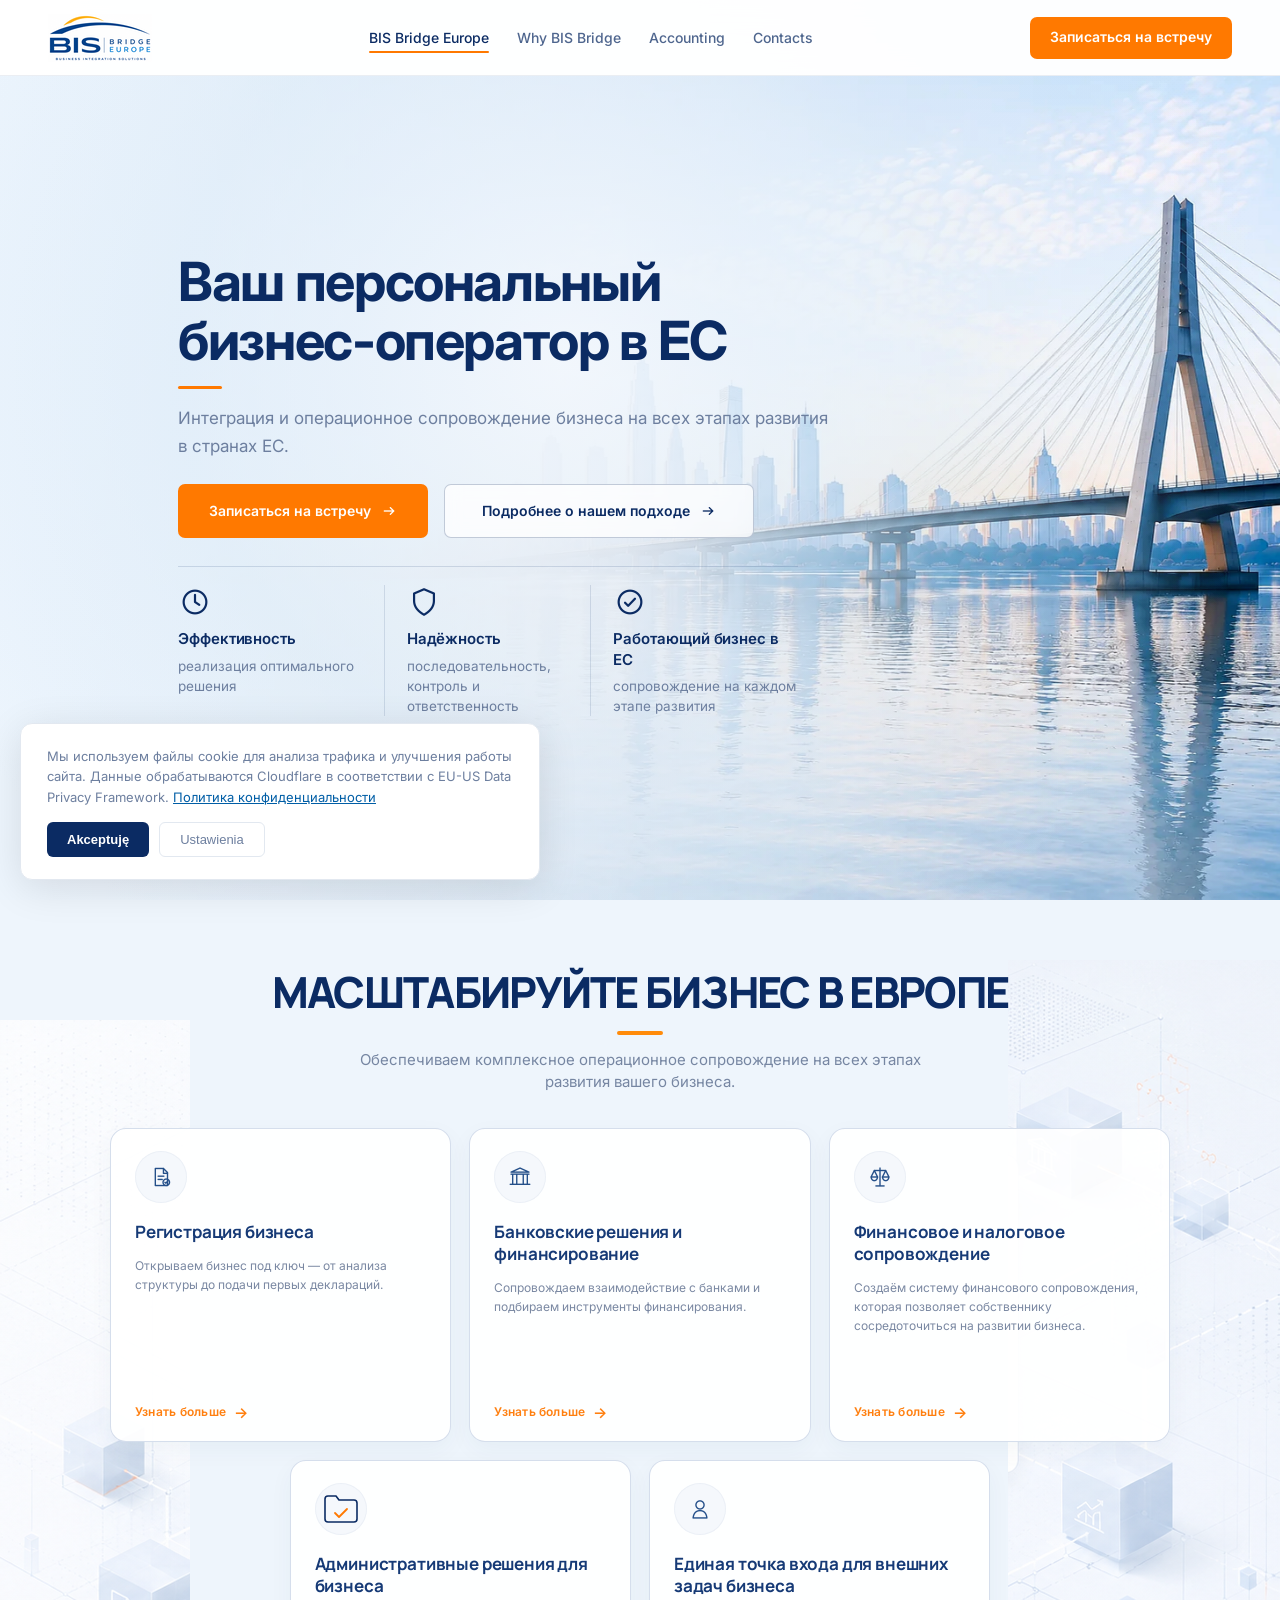
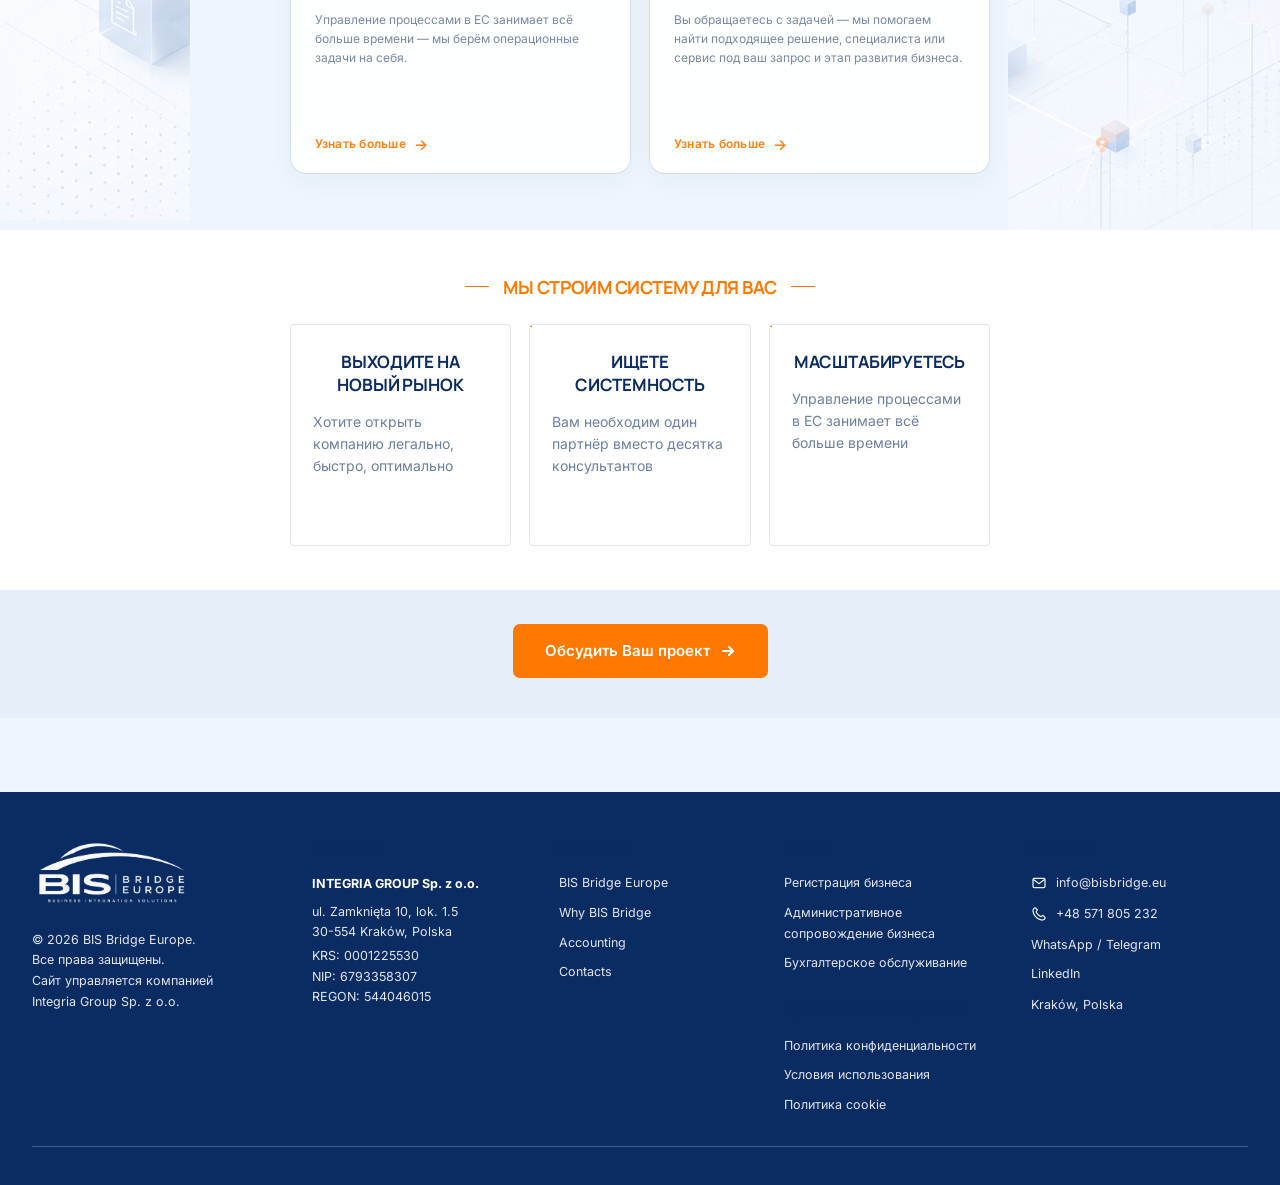
<file: index.html>
<!DOCTYPE html>
<html lang="ru">
<head>
  <meta charset="UTF-8">
  <meta name="viewport" content="width=device-width, initial-scale=1.0">
  <meta name="robots" content="index, follow">
  <meta name="description" content="Полный комплекс услуг по регистрации Sp. z o.o., открытию счетов в банках ЕС, юридическому и бухгалтерскому сопровождению вашей компании.">
  <title>BIS BRIDGE EUROPE | Интеграция и сопровождение бизнеса в ЕС</title>
  <meta property="og:title" content="BIS BRIDGE EUROPE | Интеграция и сопровождение бизнеса в ЕС">
  <meta property="og:description" content="Полный комплекс услуг по регистрации Sp. z o.o., открытию счетов в банках ЕС, юридическому и бухгалтерскому сопровождению вашей компании.">
  <meta property="og:type" content="website">
  <link rel="preconnect" href="https://fonts.googleapis.com">
  <link rel="preconnect" href="https://fonts.gstatic.com" crossorigin>
  <link href="https://fonts.googleapis.com/css2?family=Inter:wght@400;500;600&family=Manrope:wght@600;700;800&display=swap" rel="stylesheet">
  <link rel="stylesheet" href="site.css">
</head>
<body data-page="home">

<!-- ══ HERO ══ -->
<bis-bridge-hero></bis-bridge-hero>
<script>
(() => {
  const host = document.querySelector('bis-bridge-hero');
  const root = host.attachShadow({mode: 'open'});
  root.innerHTML = "<style>\n:host{display:block;width:100%;}\n\n    *,*::before,*::after{box-sizing:border-box;margin:0;padding:0}\n    :root{\n      --navy:#0b2b63; --orange:#ff7900; --soft:#486791; --white:#fff;\n      --title:'Manrope',sans-serif; --body:'Inter',sans-serif;\n    }\n    html,body{width:100%;min-height:100%}\n    body{font-family:var(--body); color:var(--navy); background:#dceaf7; -webkit-font-smoothing:antialiased; overflow-x:hidden}\n    a{color:inherit;text-decoration:none}\n    .hero{position:relative; min-height:100svh; overflow:hidden; background:#dceaf7;}\n    .hero-bg{position:absolute; inset:0; z-index:0;}\n    .hero-bg img{width:100%; height:100%; object-fit:cover; object-position:center center; display:block;}\n    .hero-bg::after{\n      content:\"\"; position:absolute; inset:0;\n      background:\n        radial-gradient(circle at 44% 40%, rgba(242,247,253,.88) 0%, rgba(231,241,251,.73) 23%, rgba(215,232,247,.44) 43%, rgba(200,222,242,.12) 64%, rgba(200,222,242,0) 78%),\n        linear-gradient(90deg, rgba(235,244,253,.9) 0%, rgba(226,238,250,.68) 28%, rgba(210,228,246,.30) 52%, rgba(196,217,239,.05) 72%, rgba(196,217,239,0) 100%);\n      pointer-events:none;\n    }\n    .header{position:absolute; top:0; left:0; right:0; height:76px; z-index:20; background:rgba(255,255,255,.96); backdrop-filter:blur(14px); border-bottom:1px solid rgba(11,43,99,.08);}\n    .header-inner{width:min(1320px,100%); height:100%; margin:0 auto; padding:0 48px; display:flex; align-items:center; justify-content:space-between; gap:30px;}\n    .logo img{width:104px; height:48px; object-fit:contain; display:block;}\n    .main-menu{flex:1; display:flex; align-items:center; justify-content:center; gap:28px; list-style:none;}\n    .main-menu a{position:relative; font-family:var(--body); font-size:14px; line-height:1.30; font-weight:500; color:var(--navy); opacity:.72; white-space:nowrap;}\n    .main-menu a.active{opacity:1;}\n    .main-menu a.active::after{content:\"\"; position:absolute; left:0; right:0; bottom:-7px; height:2px; border-radius:10px; background:var(--orange);}\n    .header-button{min-height:42px; padding:0 20px; display:inline-flex; align-items:center; justify-content:center; border-radius:7px; background:var(--orange); color:#fff; font-family:var(--body); font-size:14px; line-height:1.15; font-weight:600; white-space:nowrap;}\n    .hero-inner{\n      position:relative;\n      z-index:5;\n      width:min(1320px,100%);\n      min-height:100svh;\n      margin:0 auto;\n      padding:96px 48px 28px;\n      display:flex;\n      align-items:center;\n      justify-content:center;\n    }\n    .hero-content{width:min(860px,100%); max-width:700px; text-align:left; transform:translateX(-16%);}\n    .hero-title{font-family:var(--title); font-size:54px; line-height:1.10; font-weight:700; letter-spacing:-.025em; color:var(--navy);}\n    .hero-title .accent{color:var(--navy);}\n    .hero-rule{\n      width:44px;\n      height:3px;\n      border-radius:999px;\n      background:var(--orange);\n      margin:16px 0 16px;\n    }\n    .hero-subtitle{font-family:var(--body); font-size:17px; line-height:1.62; font-weight:400; letter-spacing:0; color:#6d7f9f; max-width:660px;}\n    .hero-actions{\n      display:flex;\n      align-items:center;\n      justify-content:flex-start;\n      gap:16px;\n      flex-wrap:wrap;\n      margin-top:24px;\n      width:100%;\n    }\n    .button-primary,.button-secondary{min-height:54px; padding:0 28px; border-radius:7px; display:inline-flex; align-items:center; justify-content:center; gap:10px; font-family:var(--body); font-size:14px; line-height:1.15; font-weight:600; letter-spacing:0; transition:.2s ease;}\n    .button-primary{min-width:250px; background:var(--orange); color:#fff;}\n    .button-secondary{min-width:310px; background:rgba(255,255,255,.78); color:var(--navy); border:1.5px solid rgba(11,43,99,.24); backdrop-filter:blur(8px);}\n    .arrow{width:16px; height:16px; display:block; object-fit:contain;}\n     .hero-rule{margin-left:0;}\n\n    .pillars{\n      display:grid;\n      grid-template-columns:repeat(3,minmax(0,1fr));\n      width:100%;\n      max-width:620px;\n      margin:28px 0 0;\n      padding-top:18px;\n      border-top:1px solid rgba(11,43,99,.14);\n    }\n    .pillar{\n      min-width:0;\n      padding:0 22px;\n      border-right:1px solid rgba(11,43,99,.12);\n    }\n    .pillar:first-child{padding-left:0;}\n    .pillar:last-child{\n      border-right:none;\n      padding-right:0;\n    }\n    .icon{\n      width:34px;\n      height:34px;\n      margin-bottom:10px;\n    }\n    .icon img{\n      width:34px;\n      height:34px;\n      display:block;\n      object-fit:contain;\n    }\n    .pillar-title{font-family:var(--title); font-size:15px; line-height:1.35; font-weight:600; letter-spacing:-.005em; color:var(--navy); margin-bottom:6px;}\n    .pillar-text{font-family:var(--body); font-size:13.5px; line-height:1.50; font-weight:400; letter-spacing:0; color:#6d7f9f;}\n\n    @media (max-width:1100px){\n      .header-inner,.hero-inner{padding-left:28px; padding-right:28px;}\n      .main-menu{gap:18px;}\n      .main-menu a{font-size:13px;}\n    }\n    @media (max-width:940px){\n      .main-menu{display:none;}\n      .hero-inner{padding-top:110px;}\n      .hero-content{width:min(760px,100%); transform:none !important; margin:0 auto;}\n      .hero-bg::after{background:linear-gradient(180deg, rgba(237,245,253,.94) 0%, rgba(228,240,251,.84) 35%, rgba(213,231,247,.58) 63%, rgba(200,222,242,.14) 100%);}\n    }\n    @media (max-width:680px){\n      .header{height:70px;}\n      .header-inner{padding-left:20px; padding-right:20px;}\n      .header-button{display:none;}\n      .hero-inner{padding:110px 20px 42px;}\n      .hero-content{text-align:center !important;}\n      .hero-title{font-size:36px; line-height:1.12;}\n      .hero-rule{margin:22px auto;}\n      .hero-subtitle{font-size:16px; line-height:1.60; margin-left:auto; margin-right:auto;}\n      .hero-actions{flex-direction:column; align-items:stretch; justify-content:flex-start;}\n      .button-primary,.button-secondary{width:100%; min-width:0;}\n      .pillars{grid-template-columns:1fr; gap:14px; max-width:100%; margin-top:20px; padding-top:16px;}\n      .pillar{border-right:none; border-bottom:1px solid rgba(11,43,99,.10); padding:0 0 14px;}\n      .pillar:last-child{border-bottom:none; padding-bottom:0;}\n    }\n  \n</style>\n<section class=\"hero\">\n    <div class=\"hero-bg\" aria-hidden=\"true\">\n      <img src=\"hero-background.png\" alt=\"\" width=\"3072\" height=\"2048\">\n    </div>\n\n    <header class=\"header\">\n      <div class=\"header-inner\">\n        <a href=\"index.html\" class=\"logo\" aria-label=\"BIS Bridge Europe\">\n          <img src=\"bis-bridge-logo.png\" alt=\"BIS Bridge Europe\">\n        </a>\n        <nav aria-label=\"Основная навигация\">\n          <ul class=\"main-menu\">\n            <li><a href=\"index.html\" class=\"active\">BIS Bridge Europe</a></li>\n            <li style=\"display:none\"><a href=\"what-we-do.html\">What We Do</a></li>\n            <li><a href=\"why-bis-bridge.html\">Why BIS Bridge</a></li>\n            <li><a href=\"accounting.html\">Accounting</a></li>\n            <li style=\"display:none\"><a href=\"#\">Insights</a></li>\n            <li><a href=\"contacts.html\">Contacts</a></li>\n          </ul>\n        </nav>\n        <a href=\"contacts.html#contact-form\" class=\"header-button\">Записаться на встречу</a>\n      </div>\n    </header>\n\n    <div class=\"hero-inner\">\n      <div class=\"hero-content\">\n        \n    <h1 class=\"hero-title\" style=\"text-align:left;\">\n      <span style=\"display:block;\">Ваш персональный</span>\n      <span style=\"display:block;\">бизнес-оператор <span class=\"accent\">в ЕС</span></span>\n    </h1>\n    \n        <div class=\"hero-rule\"></div>\n        \n    <p class=\"hero-subtitle\" style=\"text-align:left;\">\n      Интеграция и операционное сопровождение бизнеса\n      на всех этапах развития в странах ЕС.\n    </p>\n    \n        <div class=\"hero-actions\">\n          <a href=\"contacts.html#contact-form\" class=\"button-primary\">\n            Записаться на встречу\n            <img class=\"arrow\" src=\"arrow-white.png\" alt=\"\" aria-hidden=\"true\">\n          </a>\n          <a href=\"why-bis-bridge.html\" class=\"button-secondary\">\n            Подробнее о нашем подходе\n            <img class=\"arrow\" src=\"arrow-navy.png\" alt=\"\" aria-hidden=\"true\">\n          </a>\n        </div>\n      \n        <div class=\"pillars\">\n          <div class=\"pillar\">\n            <div class=\"icon\">\n              <img src=\"icon-efficiency.png\" alt=\"\" aria-hidden=\"true\">\n            </div>\n            <div class=\"pillar-title\">Эффективность</div>\n            <div class=\"pillar-text\">реализация оптимального решения</div>\n          </div>\n\n          <div class=\"pillar\">\n            <div class=\"icon\">\n              <img src=\"icon-reliability.png\" alt=\"\" aria-hidden=\"true\">\n            </div>\n            <div class=\"pillar-title\">Надёжность</div>\n            <div class=\"pillar-text\">последовательность, контроль и ответственность</div>\n          </div>\n\n          <div class=\"pillar\">\n            <div class=\"icon\">\n              <img src=\"icon-business-eu.png\" alt=\"\" aria-hidden=\"true\">\n            </div>\n            <div class=\"pillar-title\">Работающий бизнес в ЕС</div>\n            <div class=\"pillar-text\">сопровождение на каждом этапе развития</div>\n          </div>\n        </div>\n\n      </div>\n    </div>\n  </section>";
})();
</script>

<!-- ══ SCREEN 2 — WHAT WE DO ══ -->
<section class="s2" id="services">
  <div class="s2-container">
    <div class="s2-intro">
      <h2 class="s2-title">МАСШТАБИРУЙТЕ БИЗНЕС В ЕВРОПЕ</h2>
      <p class="s2-sub">Обеспечиваем комплексное операционное сопровождение на всех этапах развития вашего бизнеса.</p>
    </div>
    <div class="s2-services">
      <article class="s2-card">
        <div class="s2-card-icon" aria-hidden="true">
          <img src="what-registration.png" alt="" aria-hidden="true">
        </div>
        <h3 class="s2-card-title">Регистрация бизнеса</h3>
        <p class="s2-card-text">Открываем бизнес под ключ — от анализа структуры до подачи первых деклараций.</p>
        <a class="s2-more" href="why-bis-bridge.html#screen4">Узнать больше <span>→</span></a>
      </article>
      <article class="s2-card">
        <div class="s2-card-icon" aria-hidden="true">
          <img src="what-banking.png" alt="" aria-hidden="true">
        </div>
        <h3 class="s2-card-title">Банковские решения и финансирование</h3>
        <p class="s2-card-text">Сопровождаем взаимодействие с банками и подбираем инструменты финансирования.</p>
        <a class="s2-more" href="why-bis-bridge.html#screen4">Узнать больше <span>→</span></a>
      </article>
      <article class="s2-card">
        <div class="s2-card-icon" aria-hidden="true">
          <img src="what-legal.png" alt="" aria-hidden="true">
        </div>
        <h3 class="s2-card-title">Финансовое и налоговое сопровождение</h3>
        <p class="s2-card-text">Создаём систему финансового сопровождения, которая позволяет собственнику сосредоточиться на развитии бизнеса.</p>
        <a class="s2-more" href="why-bis-bridge.html#screen4">Узнать больше <span>→</span></a>
      </article>
      <article class="s2-card s2-card--offset">
        <div class="s2-card-icon" aria-hidden="true">
          <svg width="44" height="44" viewBox="0 0 44 44" fill="none" xmlns="http://www.w3.org/2000/svg">
            <path d="M6 12a3 3 0 0 1 3-3h8l3 4h15a3 3 0 0 1 3 3v16a3 3 0 0 1-3 3H9a3 3 0 0 1-3-3V12z" stroke="#0b2b63" stroke-width="1.6" stroke-linejoin="round"/>
            <path d="M16 26l4 4 8-8" stroke="#ff7900" stroke-width="1.8" stroke-linecap="round" stroke-linejoin="round"/>
          </svg>
        </div>
        <h3 class="s2-card-title">Административные решения для бизнеса</h3>
        <p class="s2-card-text">Управление процессами в ЕС занимает всё больше времени — мы берём операционные задачи на себя.</p>
        <a class="s2-more" href="why-bis-bridge.html#screen4">Узнать больше <span>→</span></a>
      </article>
      <article class="s2-card">
        <div class="s2-card-icon" aria-hidden="true">
          <img src="what-support.png" alt="" aria-hidden="true">
        </div>
        <h3 class="s2-card-title">Единая точка входа для внешних задач бизнеса</h3>
        <p class="s2-card-text">Вы обращаетесь с задачей — мы помогаем найти подходящее решение, специалиста или сервис под ваш запрос и этап развития бизнеса.</p>
        <a class="s2-more" href="why-bis-bridge.html#screen4">Узнать больше <span>→</span></a>
      </article>
    </div>
    <div class="s2-system">
      <div class="s2-sys-head">МЫ СТРОИМ СИСТЕМУ ДЛЯ ВАС</div>
      <div class="s2-sys-grid">
        <div class="s2-sys-item s2-sys-item--1">
          <div class="s2-sys-icon" aria-hidden="true">
            <img src="system-direction.png" alt="" aria-hidden="true">
          </div>
          <h3 class="s2-sys-title">ВЫХОДИТЕ НА НОВЫЙ РЫНОК</h3>
          <p class="s2-sys-text">Хотите открыть компанию легально, быстро, оптимально</p>
        </div>
        <div class="s2-sys-item s2-sys-item--2">
          <div class="s2-sys-icon s2-sys-icon--blue" aria-hidden="true">
            <img src="system-network.png" alt="" aria-hidden="true">
          </div>
          <h3 class="s2-sys-title">ИЩЕТЕ СИСТЕМНОСТЬ</h3>
          <p class="s2-sys-text">Вам необходим один партнёр вместо десятка консультантов</p>
        </div>
        <div class="s2-sys-item s2-sys-item--3">
          <div class="s2-sys-icon" aria-hidden="true">
            <img src="system-growth.png" alt="" aria-hidden="true">
          </div>
          <h3 class="s2-sys-title">МАСШТАБИРУЕТЕСЬ</h3>
          <p class="s2-sys-text">Управление процессами в ЕС занимает всё больше времени</p>
        </div>
      </div>
      <div style="text-align:center;margin-top:48px;">
        <a href="contacts.html#contact-form" style="display:inline-flex;align-items:center;gap:10px;background:#ff7900;color:#fff;font-family:'Inter',sans-serif;font-size:15px;font-weight:600;padding:0 32px;min-height:54px;border-radius:7px;text-decoration:none;transition:background .2s;" onmouseover="this.style.background='#e86e00'" onmouseout="this.style.background='#ff7900'">
          Обсудить Ваш проект
          <svg width="16" height="16" viewBox="0 0 16 16" fill="none" stroke="currentColor" stroke-width="2" stroke-linecap="round" stroke-linejoin="round"><path d="M3 8h10M9 4l4 4-4 4"/></svg>
        </a>
      </div>
    </div>
  </div>
</section>

<!-- ══ BIS BRIDGE MODEL — анонс на главной ══ (скрыто) -->
<section class="bis3-section" id="why-promo" style="display:none">
  <div class="bis3-wrap">

    <header class="bis3-head">
      <span class="bis3-topline"></span>
      <h2 class="bis3-title">BIS BRIDGE MODEL</h2>
      <p class="bis3-subtitle">Мы сопровождаем компанию с первого дня<br>и на каждом этапе её развития.</p>
    </header>

    <h3 class="bis3-kicker">АНАЛИЗИРУЕМ ВАШ БИЗНЕС-ПРОЕКТ C РАЗНЫХ СТОРОН:</h3>

    <div class="bis3-stack">

      <article class="bis3-card">
        <div class="bis3-icon" aria-hidden="true">
          <img src="why-model-1.png" alt="" aria-hidden="true">
        </div>
        <div>
          <h3>Юридические вопросы</h3>
          <p class="bis3-lead">учредители, роли и функции, управление компанией согласно уставному договору</p>
        </div>
      </article>

      <article class="bis3-card">
        <div class="bis3-icon" aria-hidden="true">
          <img src="why-model-2.png" alt="" aria-hidden="true">
        </div>
        <div>
          <h3>Финансовая и операционная модель бизнеса</h3>
          <p class="bis3-lead">CIT, VAT, международные операции, дивиденды</p>
        </div>
      </article>

      <article class="bis3-card">
        <div class="bis3-icon" aria-hidden="true">
          <img src="why-model-3.png" alt="" aria-hidden="true">
        </div>
        <div>
          <h3>Административные и бизнес вопросы</h3>
          <p class="bis3-lead">Банк, лицензии, разрешения</p>
        </div>
      </article>

      <article class="bis3-card">
        <div class="bis3-icon" aria-hidden="true">
          <img src="why-model-4.png" alt="" aria-hidden="true">
        </div>
        <div>
          <h3>Ваш бизнес-опыт — отправная точка</h3>
          <p class="bis3-lead">Анализируем что работает в польских реалиях, что требует адаптации.</p>
        </div>
      </article>

    </div>

    <div style="width:min(836px,calc(100% - 48px));margin:32px auto 0;text-align:center;">
      <a class="home-promo-btn" href="why-bis-bridge.html" style="display:inline-flex;align-items:center;gap:8px;font-family:'Inter',sans-serif;font-size:14px;font-weight:600;color:#ff7900;text-decoration:none;">
        Подробнее о нашем подходе <span>→</span>
      </a>
    </div>

  </div>
</section>

<!-- ══ АНОНС: ACCOUNTING ══ (скрыто) -->
<section class="home-promo home-promo--alt" id="accounting-promo" style="display:none">
  <div class="home-promo-inner">
    <div class="home-promo-text">
      <p class="home-promo-label">ACCOUNTING</p>
      <h2 class="home-promo-title">Бухгалтерия до события, а не после</h2>
      <p class="home-promo-desc">Анализируем хозяйственную операцию, а не только проводку. Подключаемся до принятия финансовых решений — чтобы учёт отражал реальность вашего бизнеса.</p>
      <a class="home-promo-btn" href="accounting.html">Бухгалтерское сопровождение <span>→</span></a>
    </div>
  </div>
</section>

<!-- ══ АНОНС: CONTACTS ══ (скрыто) -->
<section class="home-cta" id="home-contact" style="display:none">
  <div class="home-cta-inner">
    <h2 class="home-cta-title">Готовы обсудить ваш проект?</h2>
    <p class="home-cta-desc">Свяжитесь с нами удобным способом или отправьте запрос — мы ответим в течение рабочего дня.</p>
    <a class="home-cta-btn" href="contacts.html#contact-form">
      Записаться на встречу
      <img src="arrow-white.png" alt="" aria-hidden="true" width="16" height="16">
    </a>
  </div>
</section>

<!-- ══ FOOTER ══ -->
<footer class="footer">
  <div class="footer-inner">
    <div class="footer-grid">
      <div class="footer-logo">
        <img src="logo-footer.png" alt="BIS Bridge Europe">
        <p>© 2026 BIS Bridge Europe.</p>
        <p>Все права защищены.<br>Сайт управляется компанией<br>Integria Group Sp. z o.o.</p>
      </div>
      <div><h4>Компания</h4><div class="footer-company"><strong>INTEGRIA GROUP Sp. z o.o.</strong><p>ul. Zamknięta 10, lok. 1.5<br>30-554 Kraków, Polska</p><p>KRS: 0001225530<br>NIP: 6793358307<br>REGON: 544046015</p></div></div>
      <div><h4>Навигация</h4><div class="footer-list"><a href="index.html">BIS Bridge Europe</a><a href="why-bis-bridge.html">Why BIS Bridge</a><a href="accounting.html">Accounting</a><a href="contacts.html">Contacts</a></div></div>
      <div><h4>Услуги</h4><div class="footer-list"><a href="#">Регистрация бизнеса</a><a href="#">Административное сопровождение бизнеса</a><a href="#">Бухгалтерское обслуживание</a></div><h4 style="margin-top:22px">Юридическая информация</h4><div class="footer-list"><a href="privacy-policy.html">Политика конфиденциальности</a><a href="disclaimer.html">Условия использования</a><a href="privacy-policy.html#s8">Политика cookie</a></div></div>
      <div><h4>Контакты</h4><div class="footer-contact"><img src="email-white.png" alt="" aria-hidden="true"><a href="mailto:info@bisbridge.eu">info@bisbridge.eu</a></div><div class="footer-contact"><img src="phone-white.png" alt="" aria-hidden="true"><a href="tel:+48571805232">+48 571 805 232</a></div><div class="footer-list"><a href="#">WhatsApp / Telegram</a><a href="#">LinkedIn</a><span style="font-size:12.5px;color:rgba(255,255,255,.88)">Kraków, Polska</span></div></div>
    </div>
    <div class="footer-bottom"></div>
  </div>
</footer>

<!-- ══ COOKIE ══ -->
<div class="cookie hidden" id="cookie">
  <p>Мы используем файлы cookie для анализа трафика и улучшения работы сайта. Данные обрабатываются Cloudflare в соответствии с EU-US Data Privacy Framework. <a onclick="openPrivacy()">Политика конфиденциальности</a></p>
  <div class="cookie-btns">
    <button class="c-acc" onclick="acceptCookie()">Akceptuję</button>
    <button class="c-set" onclick="declineCookie()">Ustawienia</button>
  </div>
</div>

<!-- ══ PRIVACY MODAL ══ -->
<div class="modal-overlay" id="privacy-modal">
  <div class="modal">
    <button class="modal-close" onclick="closePrivacy()">✕</button>
    <h2>Polityka Prywatności</h2>
    <div class="modal-sub">RODO / GDPR · Ostatnia aktualizacja: 2025</div>
    <h3>1. Administrator danych</h3>
    <p><strong>INTEGRIA GROUP Sp. z o.o.</strong><br>NIP: 6793358307<br>ul. Zamknięta 10 lok. 1.5, 30-554 Kraków, Polska<br>E-mail: <a href="mailto:info@bisbridge.eu" style="color:#005ea6">info@bisbridge.eu</a></p>
    <h3>2. Cel przetwarzania danych</h3>
    <ul><li>Obsługa zapytań przesłanych przez formularz kontaktowy</li><li>Przygotowanie ofert i zawarcie umów</li><li>Analiza ruchu na stronie (Cloudflare Analytics)</li></ul>
    <h3>3. Prawa użytkownika</h3>
    <ul><li>Prawo dostępu do danych</li><li>Prawo do sprostowania danych</li><li>Prawo do usunięcia danych (prawo do bycia zapomnianym)</li><li>Prawo do cofnięcia zgody w dowolnym momencie</li></ul>
    <h3>4. Przekazywanie danych</h3>
    <p>Dane mogą być przetwarzane przez Cloudflare Inc. w ramach EU-US Data Privacy Framework.</p>
    <h3>5. Kontakt</h3>
    <p><a href="mailto:info@bisbridge.eu" style="color:#005ea6">info@bisbridge.eu</a></p>
    <div style="margin-top:28px;text-align:right">
      <button onclick="closePrivacy()" style="background:#0b2b63;color:#fff;border:none;padding:10px 24px;border-radius:6px;font-size:14px;font-weight:600;cursor:pointer">Zamknij</button>
    </div>
  </div>
</div>

<script>
(() => {
  const cookie = document.getElementById('cookie');
  const modal = document.getElementById('privacy-modal');
  if (cookie && !localStorage.getItem('cookie-ok')) {
    setTimeout(() => cookie.classList.remove('hidden'), 1500);
  }
  window.acceptCookie = function(){ localStorage.setItem('cookie-ok','1'); if(cookie) cookie.classList.add('hidden'); };
  window.declineCookie = function(){ localStorage.setItem('cookie-ok','0'); if(cookie) cookie.classList.add('hidden'); };
  window.openPrivacy = function(){ if(modal) modal.classList.add('open'); };
  window.closePrivacy = function(){ if(modal) modal.classList.remove('open'); };
  if (modal) modal.addEventListener('click', e => { if(e.target===modal) window.closePrivacy(); });
})();
</script>

</body>
</html>
</file>
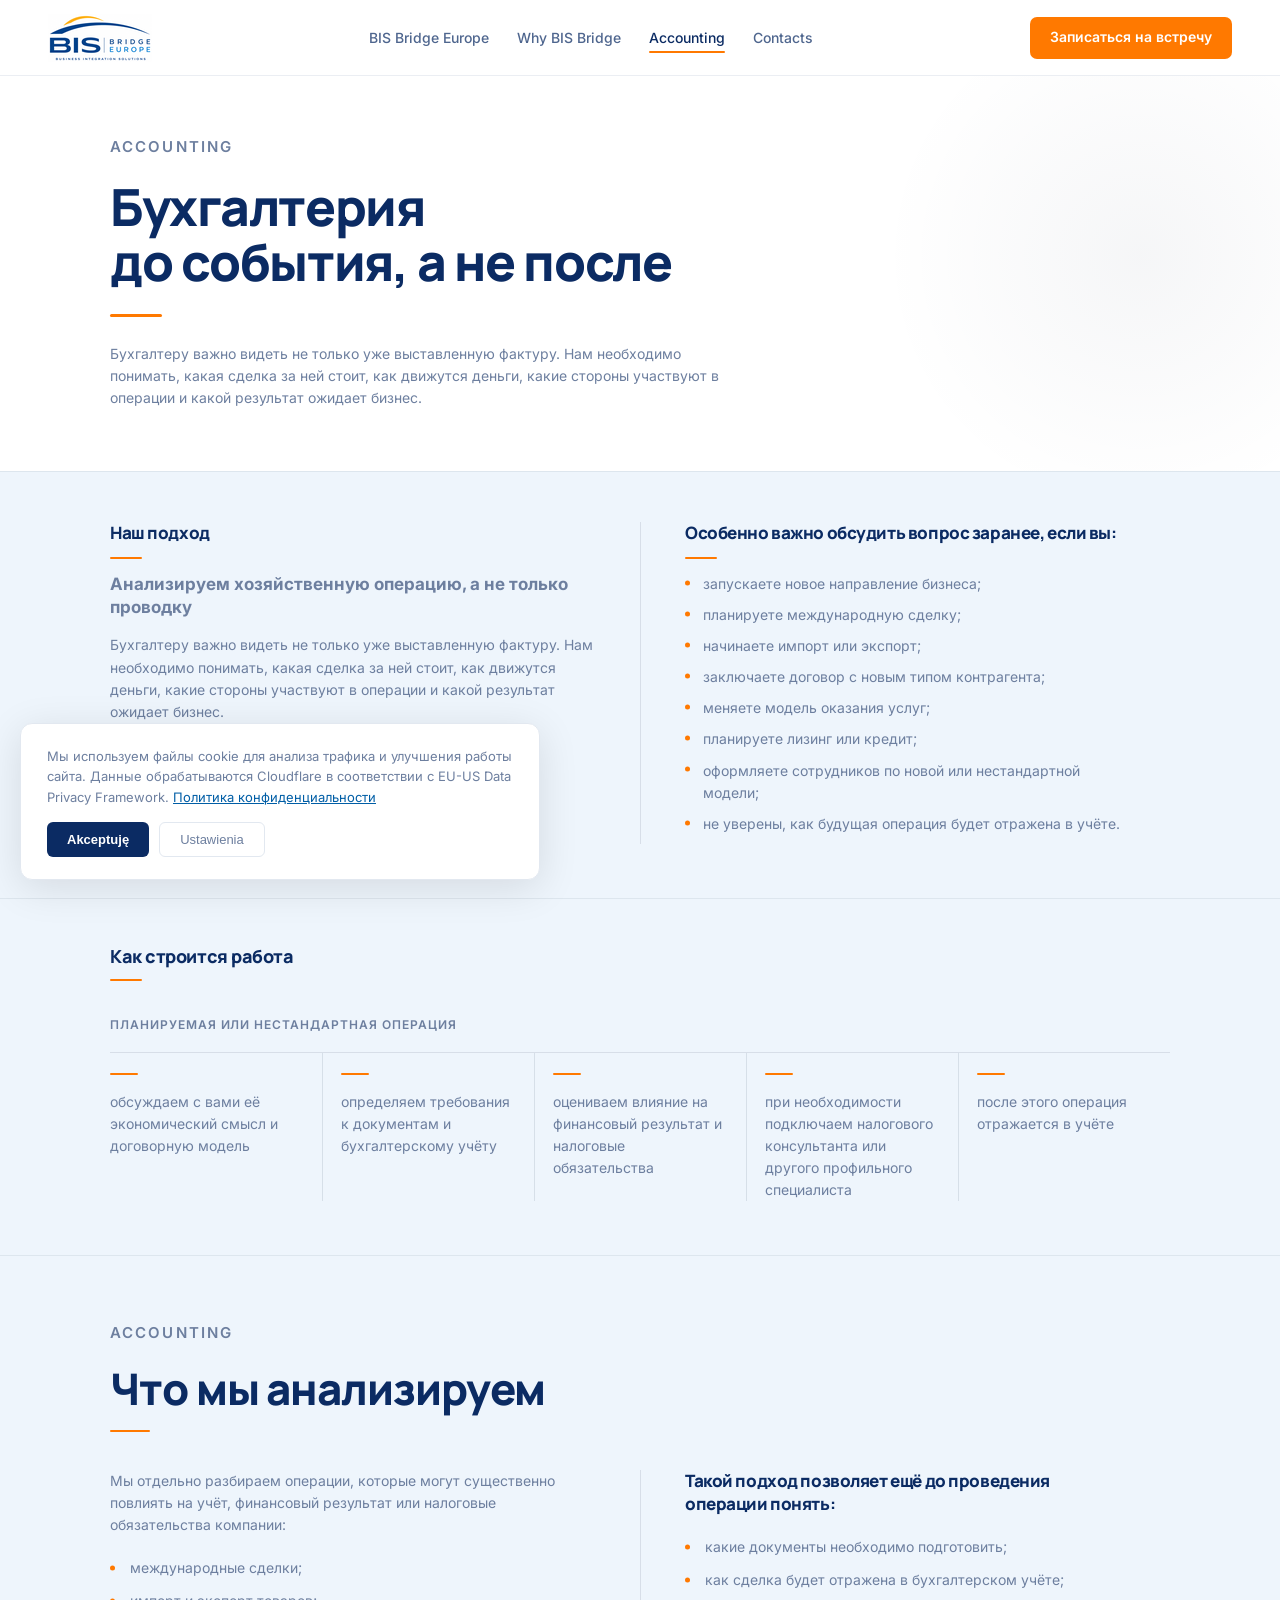
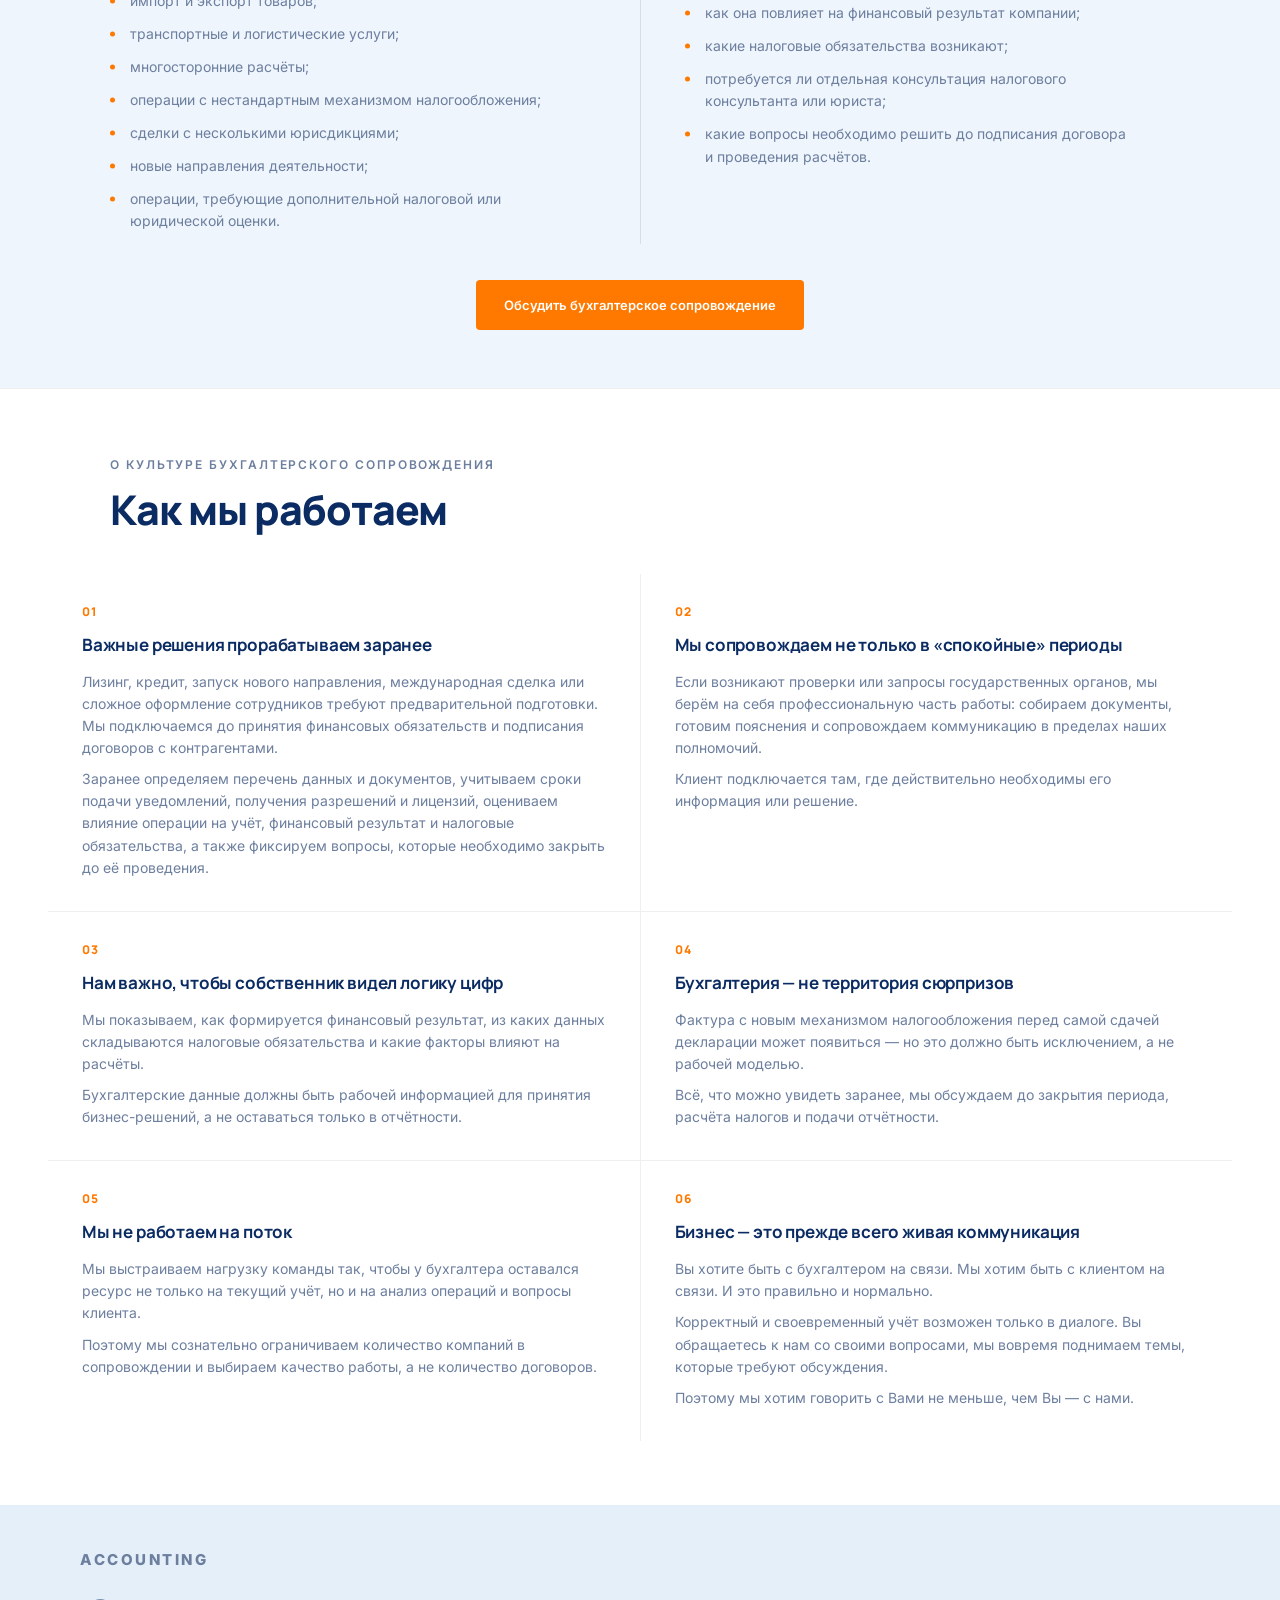
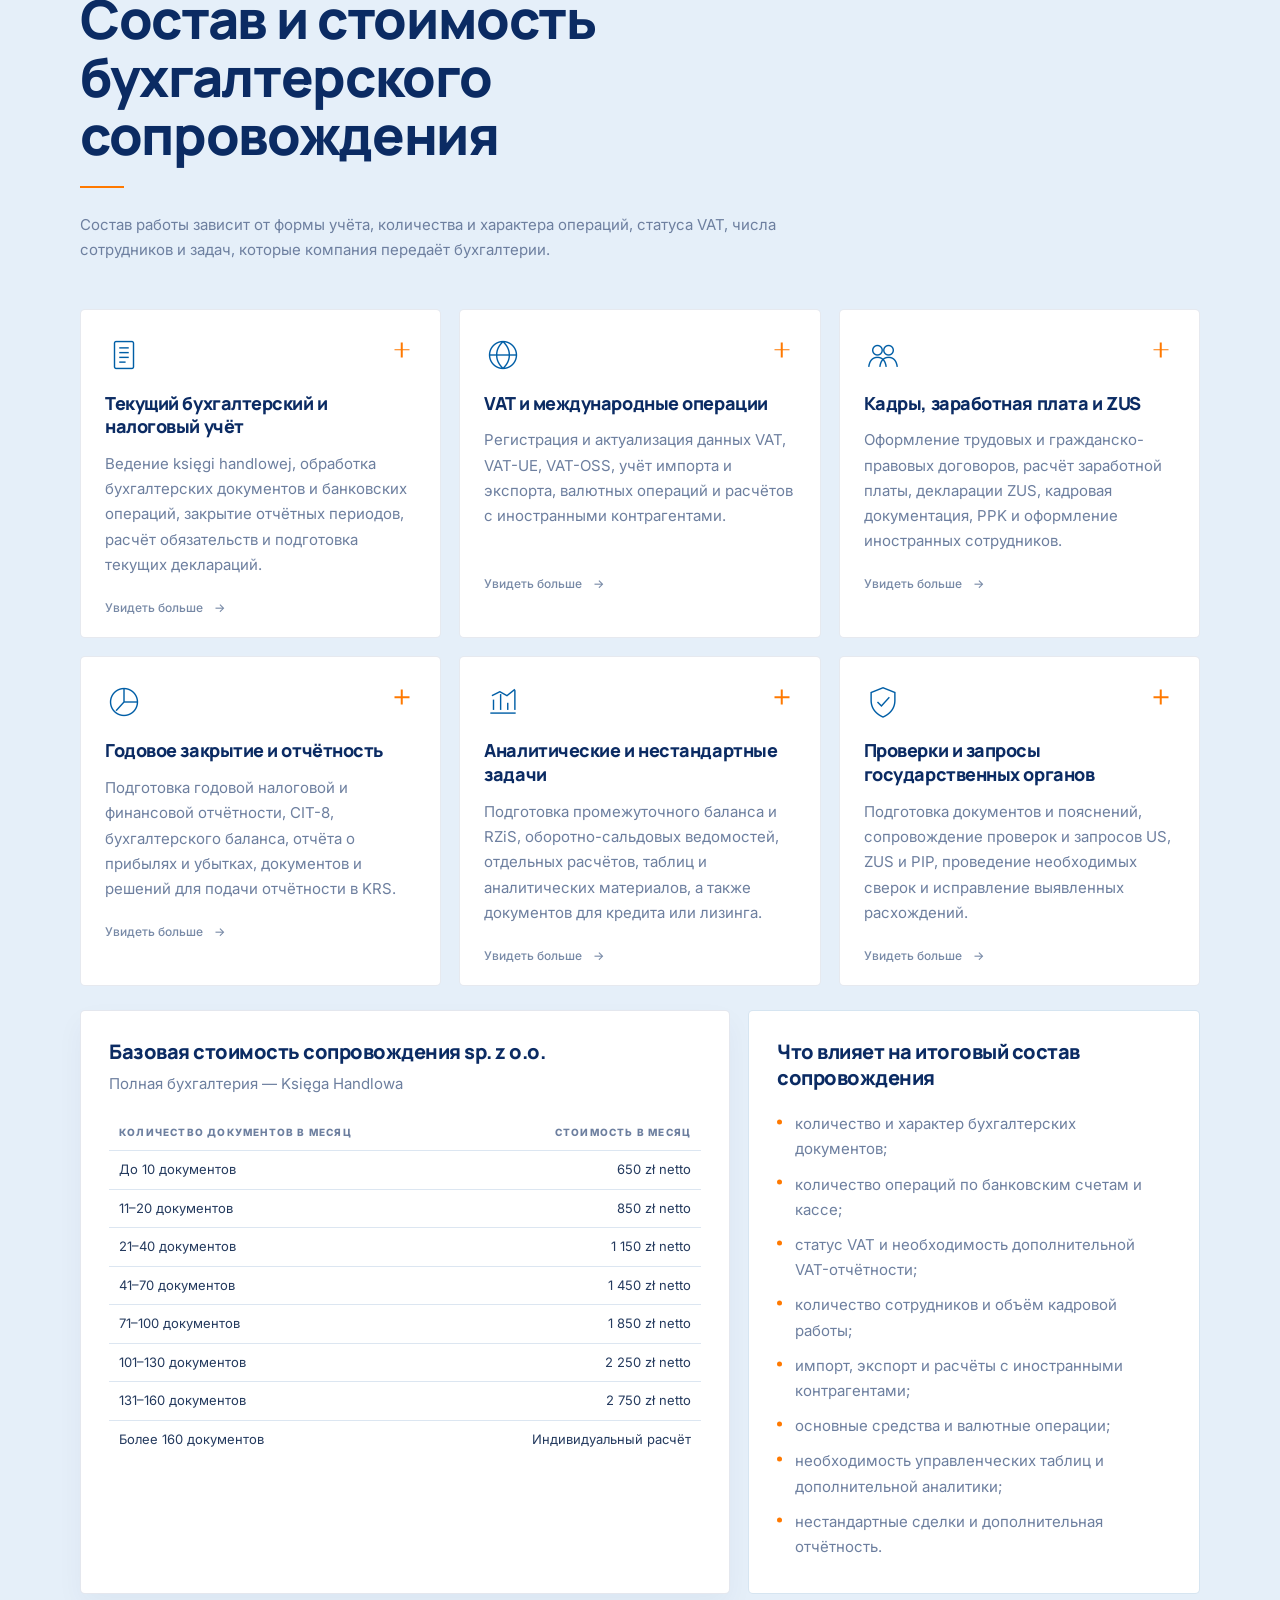
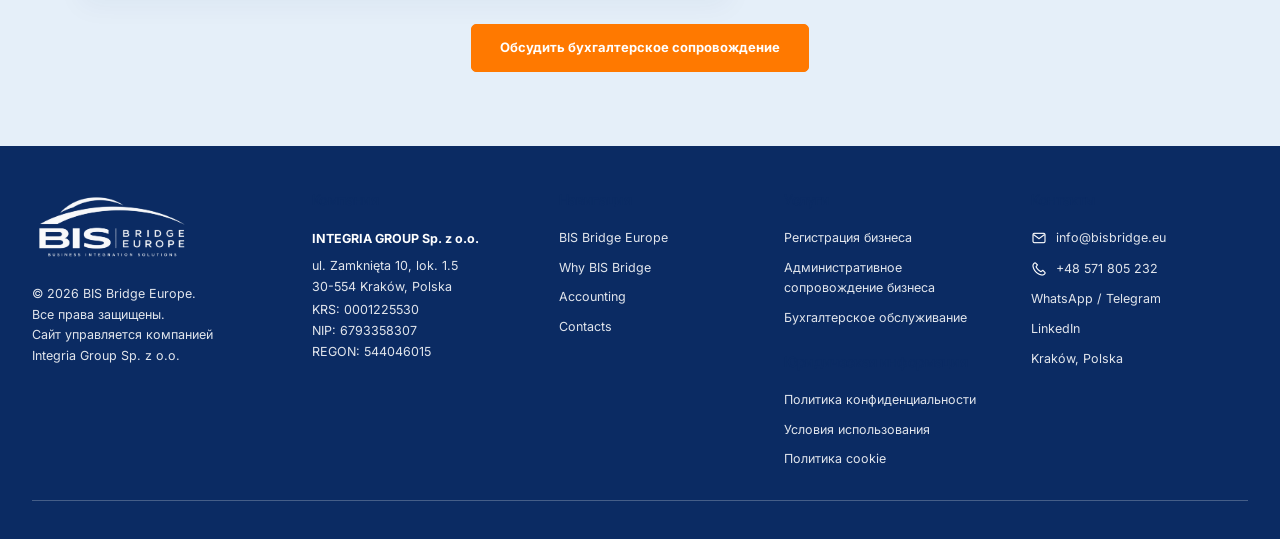
<file: accounting.html>
<!DOCTYPE html>
<html lang="ru">
<head>
  <meta charset="UTF-8">
  <meta name="viewport" content="width=device-width, initial-scale=1.0">
  <meta name="robots" content="index, follow">
  <meta name="description" content="Полный комплекс услуг по регистрации Sp. z o.o., открытию счетов в банках ЕС, юридическому и бухгалтерскому сопровождению вашей компании.">
  <title>Accounting | BIS Bridge Europe</title>
  <meta property="og:title" content="BIS BRIDGE EUROPE | Интеграция и сопровождение бизнеса в ЕС">
  <meta property="og:description" content="Полный комплекс услуг по регистрации Sp. z o.o., открытию счетов в банках ЕС, юридическому и бухгалтерскому сопровождению вашей компании.">
  <meta property="og:type" content="website">
  <link rel="preconnect" href="https://fonts.googleapis.com">
  <link rel="preconnect" href="https://fonts.gstatic.com" crossorigin>
  <link href="https://fonts.googleapis.com/css2?family=Inter:wght@400;500;600&family=Manrope:wght@600;700;800&display=swap" rel="stylesheet">
  












































  <link rel="stylesheet" href="site.css">
</head>
<body data-page="accounting">
<bis-bridge-nav></bis-bridge-nav>
<script>
(() => {
  const host = document.querySelector('bis-bridge-nav');
  if (!host) return;
  const active = document.body.dataset.page || '';
  const root = host.attachShadow({mode:'open'});
  const links = [
    ['home','index.html','BIS Bridge Europe'],
    ['what','what-we-do.html','What We Do'],
    ['why','why-bis-bridge.html','Why BIS Bridge'],
    ['accounting','accounting.html','Accounting'],
    ['insights','#','Insights'],
    ['contacts','contacts.html','Contacts']
  ];
  root.innerHTML = `
    <style>
      :host{display:block;width:100%;height:76px;position:relative;z-index:500;}
      *,*::before,*::after{box-sizing:border-box;margin:0;padding:0}
      a{color:inherit;text-decoration:none}
      .header{position:relative;width:100%;height:76px;background:rgba(255,255,255,.96);backdrop-filter:blur(14px);border-bottom:1px solid rgba(11,43,99,.08);font-family:'Inter',sans-serif;color:#0b2b63;}
      .header-inner{width:min(1320px,100%);height:100%;margin:0 auto;padding:0 48px;display:flex;align-items:center;justify-content:space-between;gap:30px;}
      .logo img{width:104px;height:48px;object-fit:contain;display:block;}
      nav{flex:1;}
      .main-menu{display:flex;align-items:center;justify-content:center;gap:28px;list-style:none;}
      .main-menu a{position:relative;font-family:'Inter',sans-serif;font-size:14px;line-height:1.3;font-weight:500;color:#0b2b63;opacity:.72;white-space:nowrap;}
      .main-menu a.active{opacity:1;}
      .main-menu a.active::after{content:'';position:absolute;left:0;right:0;bottom:-7px;height:2px;border-radius:10px;background:#ff7900;}
      .header-button{min-height:42px;padding:0 20px;display:inline-flex;align-items:center;justify-content:center;border-radius:7px;background:#ff7900;color:#fff;font-family:'Inter',sans-serif;font-size:14px;line-height:1.15;font-weight:600;white-space:nowrap;}
      @media(max-width:1100px){.header-inner{padding-left:28px;padding-right:28px}.main-menu{gap:18px}.main-menu a{font-size:13px}}
      @media(max-width:940px){.main-menu{display:none}}
      @media(max-width:680px){:host{height:70px}.header{height:70px}.header-inner{padding-left:20px;padding-right:20px}.header-button{display:none}}
    </style>
    <header class="header">
      <div class="header-inner">
        <a href="index.html" class="logo" aria-label="BIS Bridge Europe"><img src="bis-bridge-logo.png" alt="BIS Bridge Europe"></a>
        <nav aria-label="Основная навигация"><ul class="main-menu">
          ${links.map(([key,href,label]) => `<li${(key==='what'||key==='insights')?' style="display:none"':''}><a href="${href}" class="${active===key?'active':''}">  ${label}</a></li>`).join('')}
        </ul></nav>
        <a href="contacts.html#contact-form" class="header-button">Записаться на встречу</a>
      </div>
    </header>`;
})();
</script>
<!-- ========== ЭКРАН: БУХГАЛТЕРСКОЕ СОПРОВОЖДЕНИЕ ========== -->


<section class="acc-hero" aria-label="Бухгалтерия">
  <div class="acc-shell">
    <p class="acc-kicker">ACCOUNTING</p>
    <h2 class="acc-hero-title">
      Бухгалтерия<br>до события, а не после
    </h2>
    <p class="acc-hero-text">
      Бухгалтеру важно видеть не только уже выставленную фактуру.
      Нам необходимо понимать, какая сделка за ней стоит, как движутся деньги,
      какие стороны участвуют в операции и какой результат ожидает бизнес.
    </p>
  </div>
</section>

<section class="acc-approach" aria-label="Наш подход">
  <div class="acc-shell">
    <div class="acc-two-col">
      <article class="acc-col">
        <h3 class="acc-col-title">Наш подход</h3>
        <p class="acc-col-subtitle">Анализируем хозяйственную операцию, а не только проводку</p>
        <p class="acc-col-text">
          Бухгалтеру важно видеть не только уже выставленную фактуру.
          Нам необходимо понимать, какая сделка за ней стоит, как движутся деньги,
          какие стороны участвуют в операции и какой результат ожидает бизнес.
        </p>
      </article>
      <article class="acc-col">
        <h3 class="acc-col-title">Особенно важно обсудить вопрос заранее, если вы:</h3>
        <ul class="acc-list">
          <li>запускаете новое направление бизнеса;</li>
          <li>планируете международную сделку;</li>
          <li>начинаете импорт или экспорт;</li>
          <li>заключаете договор с новым типом контрагента;</li>
          <li>меняете модель оказания услуг;</li>
          <li>планируете лизинг или кредит;</li>
          <li>оформляете сотрудников по новой или нестандартной модели;</li>
          <li>не уверены, как будущая операция будет отражена в учёте.</li>
        </ul>
      </article>
    </div>
  </div>
</section>

<section class="acc-process" aria-label="Как строится работа">
  <div class="acc-shell">
    <div class="acc-process-head">
      <h3 class="acc-process-title">Как строится работа</h3>
    </div>
    <p class="acc-process-start">Планируемая или нестандартная операция</p>
    <div class="acc-steps">
      <article class="acc-step">
        <p>обсуждаем с вами её экономический смысл и договорную модель</p>
      </article>
      <article class="acc-step">
        <p>определяем требования к документам и бухгалтерскому учёту</p>
      </article>
      <article class="acc-step">
        <p>оцениваем влияние на финансовый результат и налоговые обязательства</p>
      </article>
      <article class="acc-step">
        <p>при необходимости подключаем налогового консультанта или другого профильного специалиста</p>
      </article>
      <article class="acc-step">
        <p>после этого операция отражается в учёте</p>
      </article>
    </div>
  </div>
</section>

<section class="acc-analysis" aria-label="Что мы анализируем">
  <div class="acc-shell">
    <header class="acc-analysis-header">
      <p class="acc-kicker">ACCOUNTING</p>
      <h2 class="acc-analysis-title">Что мы анализируем</h2>
    </header>
    <div class="acc-two-col">
      <article class="acc-col">
        <p class="acc-analysis-intro">
          Мы отдельно разбираем операции, которые могут существенно повлиять
          на учёт, финансовый результат или налоговые обязательства компании:
        </p>
        <ul class="acc-analysis-list">
          <li>международные сделки;</li>
          <li>импорт и экспорт товаров;</li>
          <li>транспортные и логистические услуги;</li>
          <li>многосторонние расчёты;</li>
          <li>операции с нестандартным механизмом налогообложения;</li>
          <li>сделки с несколькими юрисдикциями;</li>
          <li>новые направления деятельности;</li>
          <li>операции, требующие дополнительной налоговой или юридической оценки.</li>
        </ul>
      </article>
      <article class="acc-col">
        <h3 class="acc-analysis-subtitle">Такой подход позволяет ещё до проведения операции понять:</h3>
        <ul class="acc-analysis-list">
          <li>какие документы необходимо подготовить;</li>
          <li>как сделка будет отражена в бухгалтерском учёте;</li>
          <li>как она повлияет на финансовый результат компании;</li>
          <li>какие налоговые обязательства возникают;</li>
          <li>потребуется ли отдельная консультация налогового консультанта или юриста;</li>
          <li>какие вопросы необходимо решить до подписания договора и проведения расчётов.</li>
        </ul>
      </article>
    </div>
    <div class="acc-cta">
      <a class="acc-cta-btn" href="contacts.html#contact-form">Обсудить бухгалтерское сопровождение</a>
    </div>
  </div>
</section>

<!-- ========== КУЛЬТУРА БУХГАЛТЕРСКОГО СОПРОВОЖДЕНИЯ ========== -->


<section class="acc-culture" aria-label="О культуре бухгалтерского сопровождения">
  <div class="acc-shell">
    <header class="acc-culture-header">
      <p class="acc-culture-label">О культуре бухгалтерского сопровождения</p>
      <h2 class="acc-culture-title">Как мы работаем</h2>
      <p class="acc-culture-intro"></p>
    </header>
  </div>

  <div style="max-width:1320px;margin:0 auto;padding:0 48px;">
    <div class="acc-culture-grid">

      <article class="acc-culture-card">
        <span class="acc-culture-num">01</span>
        <h3 class="acc-culture-card-title">Важные решения прорабатываем заранее</h3>
        <p class="acc-culture-card-text">Лизинг, кредит, запуск нового направления, международная сделка или сложное оформление сотрудников требуют предварительной подготовки. Мы подключаемся до принятия финансовых обязательств и подписания договоров с контрагентами.</p>
        <p class="acc-culture-card-text">Заранее определяем перечень данных и документов, учитываем сроки подачи уведомлений, получения разрешений и лицензий, оцениваем влияние операции на учёт, финансовый результат и налоговые обязательства, а также фиксируем вопросы, которые необходимо закрыть до её проведения.</p>
      </article>

      <article class="acc-culture-card">
        <span class="acc-culture-num">02</span>
        <h3 class="acc-culture-card-title">Мы сопровождаем не только в «спокойные» периоды</h3>
        <p class="acc-culture-card-text">Если возникают проверки или запросы государственных органов, мы берём на себя профессиональную часть работы: собираем документы, готовим пояснения и сопровождаем коммуникацию в пределах наших полномочий.</p>
        <p class="acc-culture-card-text">Клиент подключается там, где действительно необходимы его информация или решение.</p>
      </article>

      <article class="acc-culture-card">
        <span class="acc-culture-num">03</span>
        <h3 class="acc-culture-card-title">Нам важно, чтобы собственник видел логику цифр</h3>
        <p class="acc-culture-card-text">Мы показываем, как формируется финансовый результат, из каких данных складываются налоговые обязательства и какие факторы влияют на расчёты.</p>
        <p class="acc-culture-card-text">Бухгалтерские данные должны быть рабочей информацией для принятия бизнес-решений, а не оставаться только в отчётности.</p>
      </article>

      <article class="acc-culture-card">
        <span class="acc-culture-num">04</span>
        <h3 class="acc-culture-card-title">Бухгалтерия — не территория сюрпризов</h3>
        <p class="acc-culture-card-text">Фактура с новым механизмом налогообложения перед самой сдачей декларации может появиться — но это должно быть исключением, а не рабочей моделью.</p>
        <p class="acc-culture-card-text">Всё, что можно увидеть заранее, мы обсуждаем до закрытия периода, расчёта налогов и подачи отчётности.</p>
      </article>

      <article class="acc-culture-card">
        <span class="acc-culture-num">05</span>
        <h3 class="acc-culture-card-title">Мы не работаем на поток</h3>
        <p class="acc-culture-card-text">Мы выстраиваем нагрузку команды так, чтобы у бухгалтера оставался ресурс не только на текущий учёт, но и на анализ операций и вопросы клиента.</p>
        <p class="acc-culture-card-text">Поэтому мы сознательно ограничиваем количество компаний в сопровождении и выбираем качество работы, а не количество договоров.</p>
      </article>

      <article class="acc-culture-card">
        <span class="acc-culture-num">06</span>
        <h3 class="acc-culture-card-title">Бизнес — это прежде всего живая коммуникация</h3>
        <p class="acc-culture-card-text">Вы хотите быть с бухгалтером на связи. Мы хотим быть с клиентом на связи. И это правильно и нормально.</p>
        <p class="acc-culture-card-text">Корректный и своевременный учёт возможен только в диалоге. Вы обращаетесь к нам со своими вопросами, мы вовремя поднимаем темы, которые требуют обсуждения.</p>
        <p class="acc-culture-card-text">Поэтому мы хотим говорить с Вами не меньше, чем Вы — с нами.</p>
      </article>

    </div>

  </div>
</section>
  

  <section class="accounting-pricing" aria-labelledby="accounting-pricing-title">
    <div class="ap-shell">

      <header class="ap-header">
        <p class="ap-kicker">ACCOUNTING</p>
        <h2 class="ap-title" id="accounting-pricing-title">
          Состав и стоимость<br>
          бухгалтерского сопровождения
        </h2>
        <p class="ap-lead">
          Состав работы зависит от формы учёта, количества и характера операций,
          статуса VAT, числа сотрудников и задач, которые компания передаёт бухгалтерии.
        </p>
      </header>

      <div class="ap-services">

        <article class="ap-service">
          <div class="ap-service__main">
            <div class="ap-service__top">
              <div class="ap-icon" aria-hidden="true">
                <img src="accounting-service-1.png" alt="" aria-hidden="true">
              </div>
              <button class="ap-toggle" type="button" aria-label="Раскрыть описание"></button>
            </div>
            <h3>Текущий бухгалтерский и налоговый учёт</h3>
            <p class="ap-service__summary">
              Ведение księgi handlowej, обработка бухгалтерских документов и банковских операций,
              закрытие отчётных периодов, расчёт обязательств и подготовка текущих деклараций.
            </p>
            <div class="ap-more">Увидеть больше <span>→</span></div>
          </div>
          <div class="ap-service__details">
            <div class="ap-service__details-inner">
              <p>
                Ведение księgi handlowej, обработка бухгалтерских документов и банковских операций,
                закрытие отчётных периодов, расчёт обязательств и подготовка текущих деклараций.
              </p>
            </div>
          </div>
        </article>

        <article class="ap-service">
          <div class="ap-service__main">
            <div class="ap-service__top">
              <div class="ap-icon" aria-hidden="true">
                <img src="accounting-service-2.png" alt="" aria-hidden="true">
              </div>
              <button class="ap-toggle" type="button" aria-label="Раскрыть описание"></button>
            </div>
            <h3>VAT и международные операции</h3>
            <p class="ap-service__summary">
              Регистрация и актуализация данных VAT, VAT-UE, VAT-OSS, учёт импорта и экспорта,
              валютных операций и расчётов с иностранными контрагентами.
            </p>
            <div class="ap-more">Увидеть больше <span>→</span></div>
          </div>
          <div class="ap-service__details">
            <div class="ap-service__details-inner">
              <p>
                Регистрация и актуализация данных VAT, VAT-UE, VAT-OSS, учёт импорта и экспорта,
                валютных операций и расчётов с иностранными контрагентами.
              </p>
            </div>
          </div>
        </article>

        <article class="ap-service">
          <div class="ap-service__main">
            <div class="ap-service__top">
              <div class="ap-icon" aria-hidden="true">
                <img src="accounting-service-3.png" alt="" aria-hidden="true">
              </div>
              <button class="ap-toggle" type="button" aria-label="Раскрыть описание"></button>
            </div>
            <h3>Кадры, заработная плата и ZUS</h3>
            <p class="ap-service__summary">
              Оформление трудовых и гражданско-правовых договоров, расчёт заработной платы,
              декларации ZUS, кадровая документация, PPK и оформление иностранных сотрудников.
            </p>
            <div class="ap-more">Увидеть больше <span>→</span></div>
          </div>
          <div class="ap-service__details">
            <div class="ap-service__details-inner">
              <p>
                Оформление трудовых и гражданско-правовых договоров, расчёт заработной платы,
                декларации ZUS, кадровая документация, PPK и оформление иностранных сотрудников.
              </p>
            </div>
          </div>
        </article>

        <article class="ap-service">
          <div class="ap-service__main">
            <div class="ap-service__top">
              <div class="ap-icon" aria-hidden="true">
                <img src="accounting-service-4.png" alt="" aria-hidden="true">
              </div>
              <button class="ap-toggle" type="button" aria-label="Раскрыть описание"></button>
            </div>
            <h3>Годовое закрытие и отчётность</h3>
            <p class="ap-service__summary">
              Подготовка годовой налоговой и финансовой отчётности, CIT-8, бухгалтерского баланса,
              отчёта о прибылях и убытках, документов и решений для подачи отчётности в KRS.
            </p>
            <div class="ap-more">Увидеть больше <span>→</span></div>
          </div>
          <div class="ap-service__details">
            <div class="ap-service__details-inner">
              <p>
                Подготовка годовой налоговой и финансовой отчётности, CIT-8, бухгалтерского баланса,
                отчёта о прибылях и убытках, документов и решений для подачи отчётности в KRS.
              </p>
            </div>
          </div>
        </article>

        <article class="ap-service">
          <div class="ap-service__main">
            <div class="ap-service__top">
              <div class="ap-icon" aria-hidden="true">
                <img src="accounting-service-5.png" alt="" aria-hidden="true">
              </div>
              <button class="ap-toggle" type="button" aria-label="Раскрыть описание"></button>
            </div>
            <h3>Аналитические и нестандартные задачи</h3>
            <p class="ap-service__summary">
              Подготовка промежуточного баланса и RZiS, оборотно-сальдовых ведомостей,
              отдельных расчётов, таблиц и аналитических материалов, а также документов для кредита или лизинга.
            </p>
            <div class="ap-more">Увидеть больше <span>→</span></div>
          </div>
          <div class="ap-service__details">
            <div class="ap-service__details-inner">
              <p>
                Подготовка промежуточного баланса и RZiS, оборотно-сальдовых ведомостей,
                отдельных расчётов, таблиц и аналитических материалов, а также документов для кредита или лизинга.
              </p>
            </div>
          </div>
        </article>

        <article class="ap-service">
          <div class="ap-service__main">
            <div class="ap-service__top">
              <div class="ap-icon" aria-hidden="true">
                <img src="accounting-service-6.png" alt="" aria-hidden="true">
              </div>
              <button class="ap-toggle" type="button" aria-label="Раскрыть описание"></button>
            </div>
            <h3>Проверки и запросы государственных органов</h3>
            <p class="ap-service__summary">
              Подготовка документов и пояснений, сопровождение проверок и запросов US, ZUS и PIP,
              проведение необходимых сверок и исправление выявленных расхождений.
            </p>
            <div class="ap-more">Увидеть больше <span>→</span></div>
          </div>
          <div class="ap-service__details">
            <div class="ap-service__details-inner">
              <p>
                Подготовка документов и пояснений, сопровождение проверок и запросов US, ZUS и PIP,
                проведение необходимых сверок и исправление выявленных расхождений.
              </p>
            </div>
          </div>
        </article>

      </div>

      <div class="ap-lower">

        <section class="ap-panel ap-panel--price" aria-labelledby="price-title">
          <h3 id="price-title">Базовая стоимость сопровождения sp. z o.o.</h3>
          <p class="ap-panel__sub">Полная бухгалтерия — Księga Handlowa</p>

          <div class="ap-price-scroll">
            <table class="ap-price-table">
              <thead>
                <tr>
                  <th>Количество документов в месяц</th>
                  <th>Стоимость в месяц</th>
                </tr>
              </thead>
              <tbody>
                <tr><td>До 10 документов</td><td>650 zł netto</td></tr>
                <tr><td>11–20 документов</td><td>850 zł netto</td></tr>
                <tr><td>21–40 документов</td><td>1 150 zł netto</td></tr>
                <tr><td>41–70 документов</td><td>1 450 zł netto</td></tr>
                <tr><td>71–100 документов</td><td>1 850 zł netto</td></tr>
                <tr><td>101–130 документов</td><td>2 250 zł netto</td></tr>
                <tr><td>131–160 документов</td><td>2 750 zł netto</td></tr>
                <tr><td>Более 160 документов</td><td>Индивидуальный расчёт</td></tr>
              </tbody>
            </table>
          </div>
        </section>

        <section class="ap-panel ap-panel--factors" aria-labelledby="factors-title">
          <h3 id="factors-title">Что влияет на итоговый состав сопровождения</h3>

          <ul class="ap-factors">
            <li>количество и характер бухгалтерских документов;</li>
            <li>количество операций по банковским счетам и кассе;</li>
            <li>статус VAT и необходимость дополнительной VAT-отчётности;</li>
            <li>количество сотрудников и объём кадровой работы;</li>
            <li>импорт, экспорт и расчёты с иностранными контрагентами;</li>
            <li>основные средства и валютные операции;</li>
            <li>необходимость управленческих таблиц и дополнительной аналитики;</li>
            <li>нестандартные сделки и дополнительная отчётность.</li>
          </ul>
        </section>

      </div>

      <div class="ap-cta">
        <a class="ap-button" href="contacts.html#contact-form">
          Обсудить бухгалтерское сопровождение
        </a>
      </div>

    </div>
  </section>

  <script>
    document.querySelectorAll(".ap-service").forEach((card) => {
      const button = card.querySelector(".ap-toggle");

      button.addEventListener("click", () => {
        const isOpen = card.classList.toggle("is-open");
        button.setAttribute("aria-expanded", String(isOpen));
      });

      card.addEventListener("keydown", (event) => {
        if (event.key === "Escape") {
          card.classList.remove("is-open");
          button.setAttribute("aria-expanded", "false");
        }
      });
    });
  </script>



<!-- ══ FOOTER ══ -->
<footer class="footer">
  <div class="footer-inner">
    <div class="footer-grid">
      <div class="footer-logo">
        <img src="logo-footer.png" alt="BIS Bridge Europe">
        <p>© 2026 BIS Bridge Europe.</p>
        <p>Все права защищены.<br>Сайт управляется компанией<br>Integria Group Sp. z o.o.</p>
      </div>
      <div><h4>Компания</h4><div class="footer-company"><strong>INTEGRIA GROUP Sp. z o.o.</strong><p>ul. Zamknięta 10, lok. 1.5<br>30-554 Kraków, Polska</p><p>KRS: 0001225530<br>NIP: 6793358307<br>REGON: 544046015</p></div></div>
      <div><h4>Навигация</h4><div class="footer-list"><a href="index.html">BIS Bridge Europe</a><a href="why-bis-bridge.html">Why BIS Bridge</a><a href="accounting.html">Accounting</a><a href="contacts.html">Contacts</a></div></div>
      <div><h4>Услуги</h4><div class="footer-list"><a href="#">Регистрация бизнеса</a><a href="#">Административное сопровождение бизнеса</a><a href="#">Бухгалтерское обслуживание</a></div><h4 style="margin-top:22px">Юридическая информация</h4><div class="footer-list"><a href="privacy-policy.html">Политика конфиденциальности</a><a href="disclaimer.html">Условия использования</a><a href="privacy-policy.html#s8">Политика cookie</a></div></div>
      <div><h4>Контакты</h4><div class="footer-contact"><img src="email-white.png" alt="" aria-hidden="true"><a href="mailto:info@bisbridge.eu">info@bisbridge.eu</a></div><div class="footer-contact"><img src="phone-white.png" alt="" aria-hidden="true"><a href="tel:+48571805232">+48 571 805 232</a></div><div class="footer-list"><a href="#">WhatsApp / Telegram</a><a href="#">LinkedIn</a><span style="font-size:12.5px;color:rgba(255,255,255,.88)">Kraków, Polska</span></div></div>
    </div>
    <div class="footer-bottom"></div>
  </div>
</footer>

<!-- COOKIE -->
<div class="cookie hidden" id="cookie">
  <p>Мы используем файлы cookie для анализа трафика и улучшения работы сайта. Данные обрабатываются Cloudflare в соответствии с EU-US Data Privacy Framework. <a onclick="openPrivacy()">Политика конфиденциальности</a></p>
  <div class="cookie-btns">
    <button class="c-acc" onclick="acceptCookie()">Akceptuję</button>
    <button class="c-set" onclick="declineCookie()">Ustawienia</button>
  </div>
</div>

<!-- PRIVACY MODAL -->
<div class="modal-overlay" id="privacy-modal">
  <div class="modal">
    <button class="modal-close" onclick="closePrivacy()">✕</button>
    <h2>Polityka Prywatności</h2>
    <div class="modal-sub">RODO / GDPR · Ostatnia aktualizacja: 2025</div>
    <h3>1. Administrator danych</h3>
    <p><strong>INTEGRIA GROUP Sp. z o.o.</strong><br>NIP: 6793358307<br>ul. Zamknięta 10 lok. 1.5, 30-554 Kraków, Polska<br>E-mail: <a href="mailto:info@bisbridge.eu" style="color:#005ea6">info@bisbridge.eu</a></p>
    <h3>2. Cel przetwarzania danych</h3>
    <ul><li>Obsługa zapytań przesłanych przez formularz kontaktowy</li><li>Przygotowanie ofert i zawarcie umów</li><li>Analiza ruchu na stronie (Cloudflare Analytics)</li></ul>
    <h3>3. Prawa użytkownika</h3>
    <ul><li>Prawo dostępu do danych</li><li>Prawo do sprostowania danych</li><li>Prawo do usunięcia danych (prawo do bycia zapomnianym)</li><li>Prawo do cofnięcia zgody w dowolnym momencie</li></ul>
    <h3>4. Przekazywanie danych</h3>
    <p>Dane mogą być przetwarzane przez Cloudflare Inc. w ramach EU-US Data Privacy Framework.</p>
    <h3>5. Kontakt</h3>
    <p><a href="mailto:info@bisbridge.eu" style="color:#005ea6">info@bisbridge.eu</a></p>
    <div style="margin-top:28px;text-align:right">
      <button onclick="closePrivacy()" style="background:#0b2b63;color:#fff;border:none;padding:10px 24px;border-radius:6px;font-size:14px;font-weight:600;cursor:pointer">Zamknij</button>
    </div>
  </div>
</div>


<script>
(() => {
  const cookie = document.getElementById('cookie');
  const modal = document.getElementById('privacy-modal');
  if (cookie && !localStorage.getItem('cookie-ok')) {
    setTimeout(() => cookie.classList.remove('hidden'), 1500);
  }
  window.acceptCookie = function(){ localStorage.setItem('cookie-ok','1'); if(cookie) cookie.classList.add('hidden'); };
  window.declineCookie = function(){ localStorage.setItem('cookie-ok','0'); if(cookie) cookie.classList.add('hidden'); };
  window.openPrivacy = function(){ if(modal) modal.classList.add('open'); };
  window.closePrivacy = function(){ if(modal) modal.classList.remove('open'); };
  if (modal) modal.addEventListener('click', e => { if(e.target===modal) window.closePrivacy(); });
})();
</script>
</body>
</html>
</file>
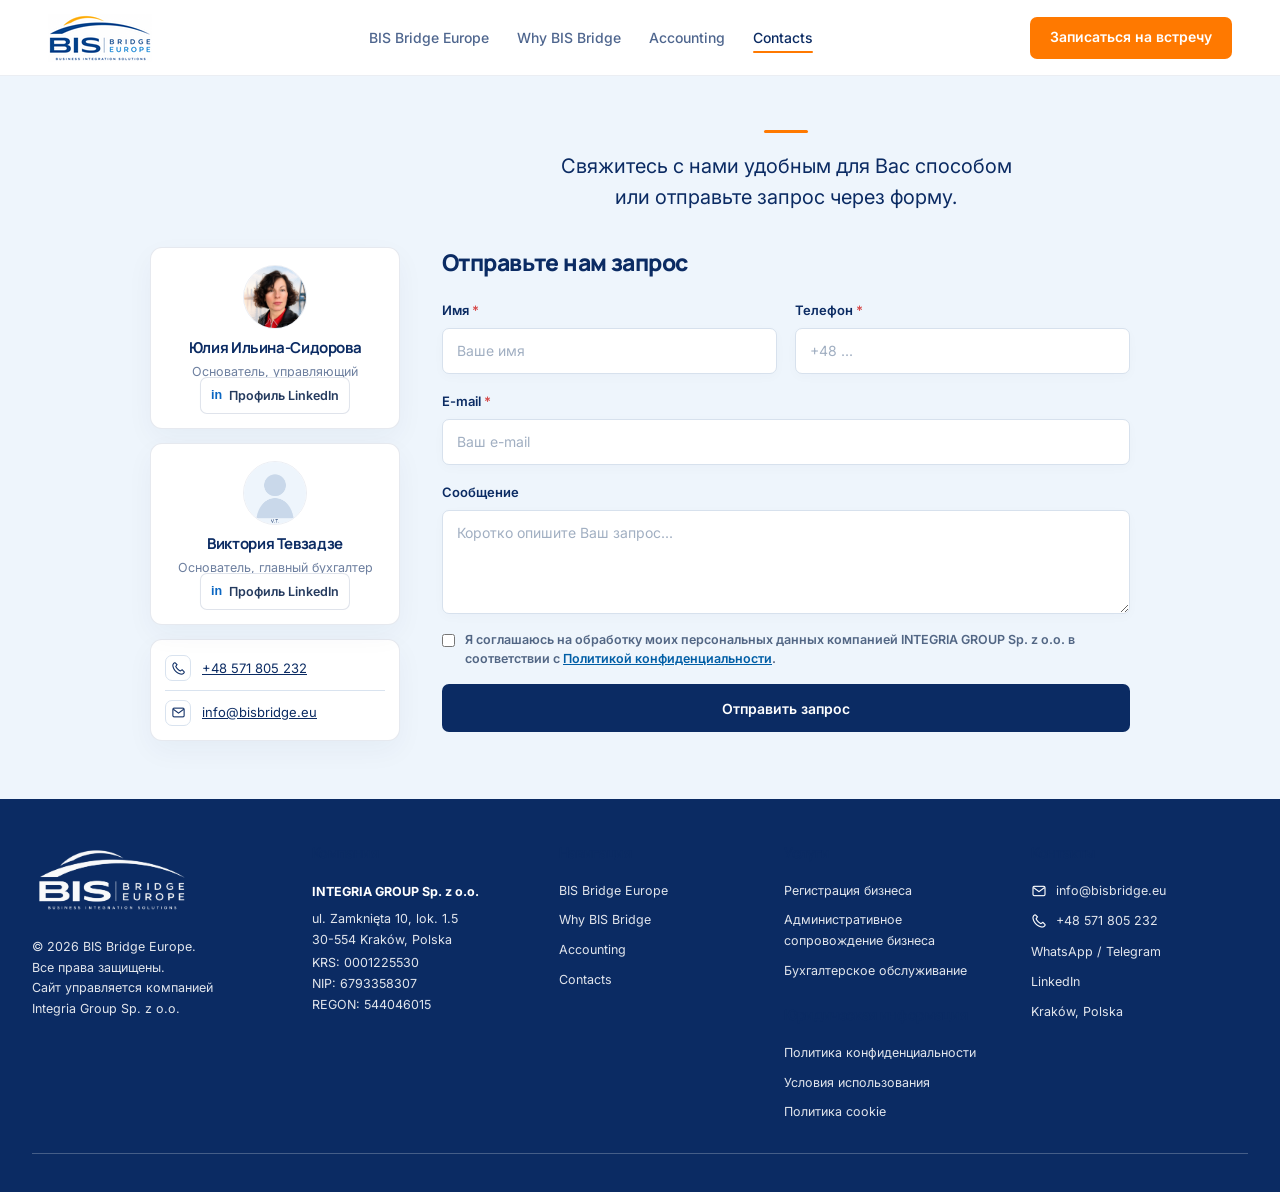
<file: contacts.html>
<!DOCTYPE html>
<html lang="ru">
<head>
  <meta charset="UTF-8">
  <meta name="viewport" content="width=device-width, initial-scale=1.0">
  <meta name="robots" content="index, follow">
  <meta name="description" content="Полный комплекс услуг по регистрации Sp. z o.o., открытию счетов в банках ЕС, юридическому и бухгалтерскому сопровождению вашей компании.">
  <title>Contacts | BIS Bridge Europe</title>
  <meta property="og:title" content="BIS BRIDGE EUROPE | Интеграция и сопровождение бизнеса в ЕС">
  <meta property="og:description" content="Полный комплекс услуг по регистрации Sp. z o.o., открытию счетов в банках ЕС, юридическому и бухгалтерскому сопровождению вашей компании.">
  <meta property="og:type" content="website">
  <link rel="preconnect" href="https://fonts.googleapis.com">
  <link rel="preconnect" href="https://fonts.gstatic.com" crossorigin>
  <link href="https://fonts.googleapis.com/css2?family=Inter:wght@400;500;600&family=Manrope:wght@600;700;800&display=swap" rel="stylesheet">
  












































  <link rel="stylesheet" href="site.css">
</head>
<body data-page="contacts">
<bis-bridge-nav></bis-bridge-nav>
<script>
(() => {
  const host = document.querySelector('bis-bridge-nav');
  if (!host) return;
  const active = document.body.dataset.page || '';
  const root = host.attachShadow({mode:'open'});
  const links = [
    ['home','index.html','BIS Bridge Europe'],
    ['what','what-we-do.html','What We Do'],
    ['why','why-bis-bridge.html','Why BIS Bridge'],
    ['accounting','accounting.html','Accounting'],
    ['insights','#','Insights'],
    ['contacts','contacts.html','Contacts']
  ];
  root.innerHTML = `
    <style>
      :host{display:block;width:100%;height:76px;position:relative;z-index:500;}
      *,*::before,*::after{box-sizing:border-box;margin:0;padding:0}
      a{color:inherit;text-decoration:none}
      .header{position:relative;width:100%;height:76px;background:rgba(255,255,255,.96);backdrop-filter:blur(14px);border-bottom:1px solid rgba(11,43,99,.08);font-family:'Inter',sans-serif;color:#0b2b63;}
      .header-inner{width:min(1320px,100%);height:100%;margin:0 auto;padding:0 48px;display:flex;align-items:center;justify-content:space-between;gap:30px;}
      .logo img{width:104px;height:48px;object-fit:contain;display:block;}
      nav{flex:1;}
      .main-menu{display:flex;align-items:center;justify-content:center;gap:28px;list-style:none;}
      .main-menu a{position:relative;font-family:'Inter',sans-serif;font-size:14px;line-height:1.3;font-weight:500;color:#0b2b63;opacity:.72;white-space:nowrap;}
      .main-menu a.active{opacity:1;}
      .main-menu a.active::after{content:'';position:absolute;left:0;right:0;bottom:-7px;height:2px;border-radius:10px;background:#ff7900;}
      .header-button{min-height:42px;padding:0 20px;display:inline-flex;align-items:center;justify-content:center;border-radius:7px;background:#ff7900;color:#fff;font-family:'Inter',sans-serif;font-size:14px;line-height:1.15;font-weight:600;white-space:nowrap;}
      @media(max-width:1100px){.header-inner{padding-left:28px;padding-right:28px}.main-menu{gap:18px}.main-menu a{font-size:13px}}
      @media(max-width:940px){.main-menu{display:none}}
      @media(max-width:680px){:host{height:70px}.header{height:70px}.header-inner{padding-left:20px;padding-right:20px}.header-button{display:none}}
    </style>
    <header class="header">
      <div class="header-inner">
        <a href="index.html" class="logo" aria-label="BIS Bridge Europe"><img src="bis-bridge-logo.png" alt="BIS Bridge Europe"></a>
        <nav aria-label="Основная навигация"><ul class="main-menu">
          ${links.map(([key,href,label]) => `<li${(key==='what'||key==='insights')?' style="display:none"':''}><a href="${href}" class="${active===key?'active':''}">  ${label}</a></li>`).join('')}
        </ul></nav>
        <a href="contacts.html#contact-form" class="header-button">Записаться на встречу</a>
      </div>
    </header>`;
})();
</script>
<!-- CONTACTS + FOOTER: exact standalone layout -->
<main id="contacts" class="contact-page">
  <div class="contact-wrap">
    <div class="contact-intro"><div class="contact-intro-copy"><div class="accent-rule"></div><p>Свяжитесь с нами удобным для Вас способом<br>или отправьте запрос через форму.</p></div></div>
    <div class="contact-grid">
      <aside class="people">
        <article class="person-card"><img class="avatar" src="julia-ilyina-sidorova.png" alt="Юлия Ильина-Сидорова"><h3>Юлия Ильина-Сидорова</h3><div class="role">Основатель, управляющий партнёр</div><a class="linkedin" href="#" aria-label="Профиль LinkedIn Юлии Ильиной-Сидоровой"><span class="linkedin-mark">in</span> Профиль LinkedIn</a></article>
        <article class="person-card"><img class="avatar" src="viktoria-tevzadze.png" alt="Виктория Тевзадзе — фото будет добавлено"><h3>Виктория Тевзадзе</h3><div class="role">Основатель, главный бухгалтер</div><a class="linkedin" href="#" aria-label="Профиль LinkedIn Виктории Тевзадзе"><span class="linkedin-mark">in</span> Профиль LinkedIn</a></article>
        <div class="contact-direct">
          <div class="contact-line"><span class="iconbox"><img src="phone-navy.png" alt="" aria-hidden="true"></span><a href="tel:+48571805232">+48 571 805 232</a></div>
          <div class="contact-line"><span class="iconbox"><img src="email-navy.png" alt="" aria-hidden="true"></span><a href="mailto:info@bisbridge.eu">info@bisbridge.eu</a></div>
        </div>
      </aside>
      <section class="form-block" id="contact-form">
        <h2>Отправьте нам запрос</h2>
        <form id="bisContactForm">
          <div class="form-grid">
            <div class="field"><label for="name">Имя <span class="req">*</span></label><input id="name" name="name" placeholder="Ваше имя" required></div>
            <div class="field"><label for="phone">Телефон <span class="req">*</span></label><input id="phone" name="phone" placeholder="+48 ..." required></div>
            <div class="field full"><label for="email">E-mail <span class="req">*</span></label><input id="email" name="email" type="email" placeholder="Ваш e-mail" required></div>
            <div class="field full"><label for="message">Сообщение</label><textarea id="message" name="message" maxlength="1200" placeholder="Коротко опишите Ваш запрос..."></textarea></div>
          </div>
          <label class="rodo"><input type="checkbox" required><span>Я соглашаюсь на обработку моих персональных данных компанией INTEGRIA GROUP Sp. z o.o. в соответствии с <a href="#privacy">Политикой конфиденциальности</a>.</span></label>
          <button class="submit" type="submit">Отправить запрос</button>
          <div class="success" id="success">Спасибо. Мы получили Ваш запрос.</div>
        </form>
      </section>
    </div>
  </div>
</main>
<footer class="footer">
  <div class="footer-inner">
    <div class="footer-grid">
      <div class="footer-logo">
        <img src="logo-footer.png" alt="BIS Bridge Europe">
        <p>© 2026 BIS Bridge Europe.</p>
        <p>Все права защищены.<br>Сайт управляется компанией<br>Integria Group Sp. z o.o.</p>
      </div>
      <div><h4>Компания</h4><div class="footer-company"><strong>INTEGRIA GROUP Sp. z o.o.</strong><p>ul. Zamknięta 10, lok. 1.5<br>30-554 Kraków, Polska</p><p>KRS: 0001225530<br>NIP: 6793358307<br>REGON: 544046015</p></div></div>
      <div><h4>Навигация</h4><div class="footer-list"><a href="index.html">BIS Bridge Europe</a><a href="why-bis-bridge.html">Why BIS Bridge</a><a href="accounting.html">Accounting</a><a href="contacts.html">Contacts</a></div></div>
      <div><h4>Услуги</h4><div class="footer-list"><a href="#">Регистрация бизнеса</a><a href="#">Административное сопровождение бизнеса</a><a href="#">Бухгалтерское обслуживание</a></div><h4 style="margin-top:22px">Юридическая информация</h4><div class="footer-list"><a id="privacy" href="privacy-policy.html">Политика конфиденциальности</a><a href="disclaimer.html">Условия использования</a><a href="privacy-policy.html#s8">Политика cookie</a></div></div>
      <div><h4>Контакты</h4><div class="footer-contact"><img src="email-white.png" alt="" aria-hidden="true"><a href="mailto:info@bisbridge.eu">info@bisbridge.eu</a></div><div class="footer-contact"><img src="phone-white.png" alt="" aria-hidden="true"><a href="tel:+48571805232">+48 571 805 232</a></div><div class="footer-list"><a href="#">WhatsApp / Telegram</a><a href="#">LinkedIn</a><span style="font-size:12.5px;color:rgba(255,255,255,.88)">Kraków, Polska</span></div></div>
    </div>
    <div class="footer-bottom"></div>
  </div>
</footer>

<!-- COOKIE -->
<div class="cookie hidden" id="cookie">
  <p>Мы используем файлы cookie для анализа трафика и улучшения работы сайта. Данные обрабатываются Cloudflare в соответствии с EU-US Data Privacy Framework. <a onclick="openPrivacy()">Политика конфиденциальности</a></p>
  <div class="cookie-btns">
    <button class="c-acc" onclick="acceptCookie()">Akceptuję</button>
    <button class="c-set" onclick="declineCookie()">Ustawienia</button>
  </div>
</div>

<!-- PRIVACY MODAL -->
<div class="modal-overlay" id="privacy-modal">
  <div class="modal">
    <button class="modal-close" onclick="closePrivacy()">✕</button>
    <h2>Polityka Prywatności</h2>
    <div class="modal-sub">RODO / GDPR · Ostatnia aktualizacja: 2025</div>
    <h3>1. Administrator danych</h3>
    <p><strong>INTEGRIA GROUP Sp. z o.o.</strong><br>NIP: 6793358307<br>ul. Zamknięta 10 lok. 1.5, 30-554 Kraków, Polska<br>E-mail: <a href="mailto:info@bisbridge.eu" style="color:#005ea6">info@bisbridge.eu</a></p>
    <h3>2. Cel przetwarzania danych</h3>
    <ul><li>Obsługa zapytań przesłanych przez formularz kontaktowy</li><li>Przygotowanie ofert i zawarcie umów</li><li>Analiza ruchu na stronie (Cloudflare Analytics)</li></ul>
    <h3>3. Prawa użytkownika</h3>
    <ul><li>Prawo dostępu do danych</li><li>Prawo do sprostowania danych</li><li>Prawo do usunięcia danych (prawo do bycia zapomnianym)</li><li>Prawo do cofnięcia zgody w dowolnym momencie</li></ul>
    <h3>4. Przekazywanie danych</h3>
    <p>Dane mogą być przetwarzane przez Cloudflare Inc. w ramach EU-US Data Privacy Framework.</p>
    <h3>5. Kontakt</h3>
    <p><a href="mailto:info@bisbridge.eu" style="color:#005ea6">info@bisbridge.eu</a></p>
    <div style="margin-top:28px;text-align:right">
      <button onclick="closePrivacy()" style="background:#0b2b63;color:#fff;border:none;padding:10px 24px;border-radius:6px;font-size:14px;font-weight:600;cursor:pointer">Zamknij</button>
    </div>
  </div>
</div>


<script>
(() => {
  const cookie = document.getElementById('cookie');
  const modal = document.getElementById('privacy-modal');
  if (cookie && !localStorage.getItem('cookie-ok')) {
    setTimeout(() => cookie.classList.remove('hidden'), 1500);
  }
  window.acceptCookie = function(){ localStorage.setItem('cookie-ok','1'); if(cookie) cookie.classList.add('hidden'); };
  window.declineCookie = function(){ localStorage.setItem('cookie-ok','0'); if(cookie) cookie.classList.add('hidden'); };
  window.openPrivacy = function(){ if(modal) modal.classList.add('open'); };
  window.closePrivacy = function(){ if(modal) modal.classList.remove('open'); };
  if (modal) modal.addEventListener('click', e => { if(e.target===modal) window.closePrivacy(); });
})();
</script>
</body>
</html>
</file>
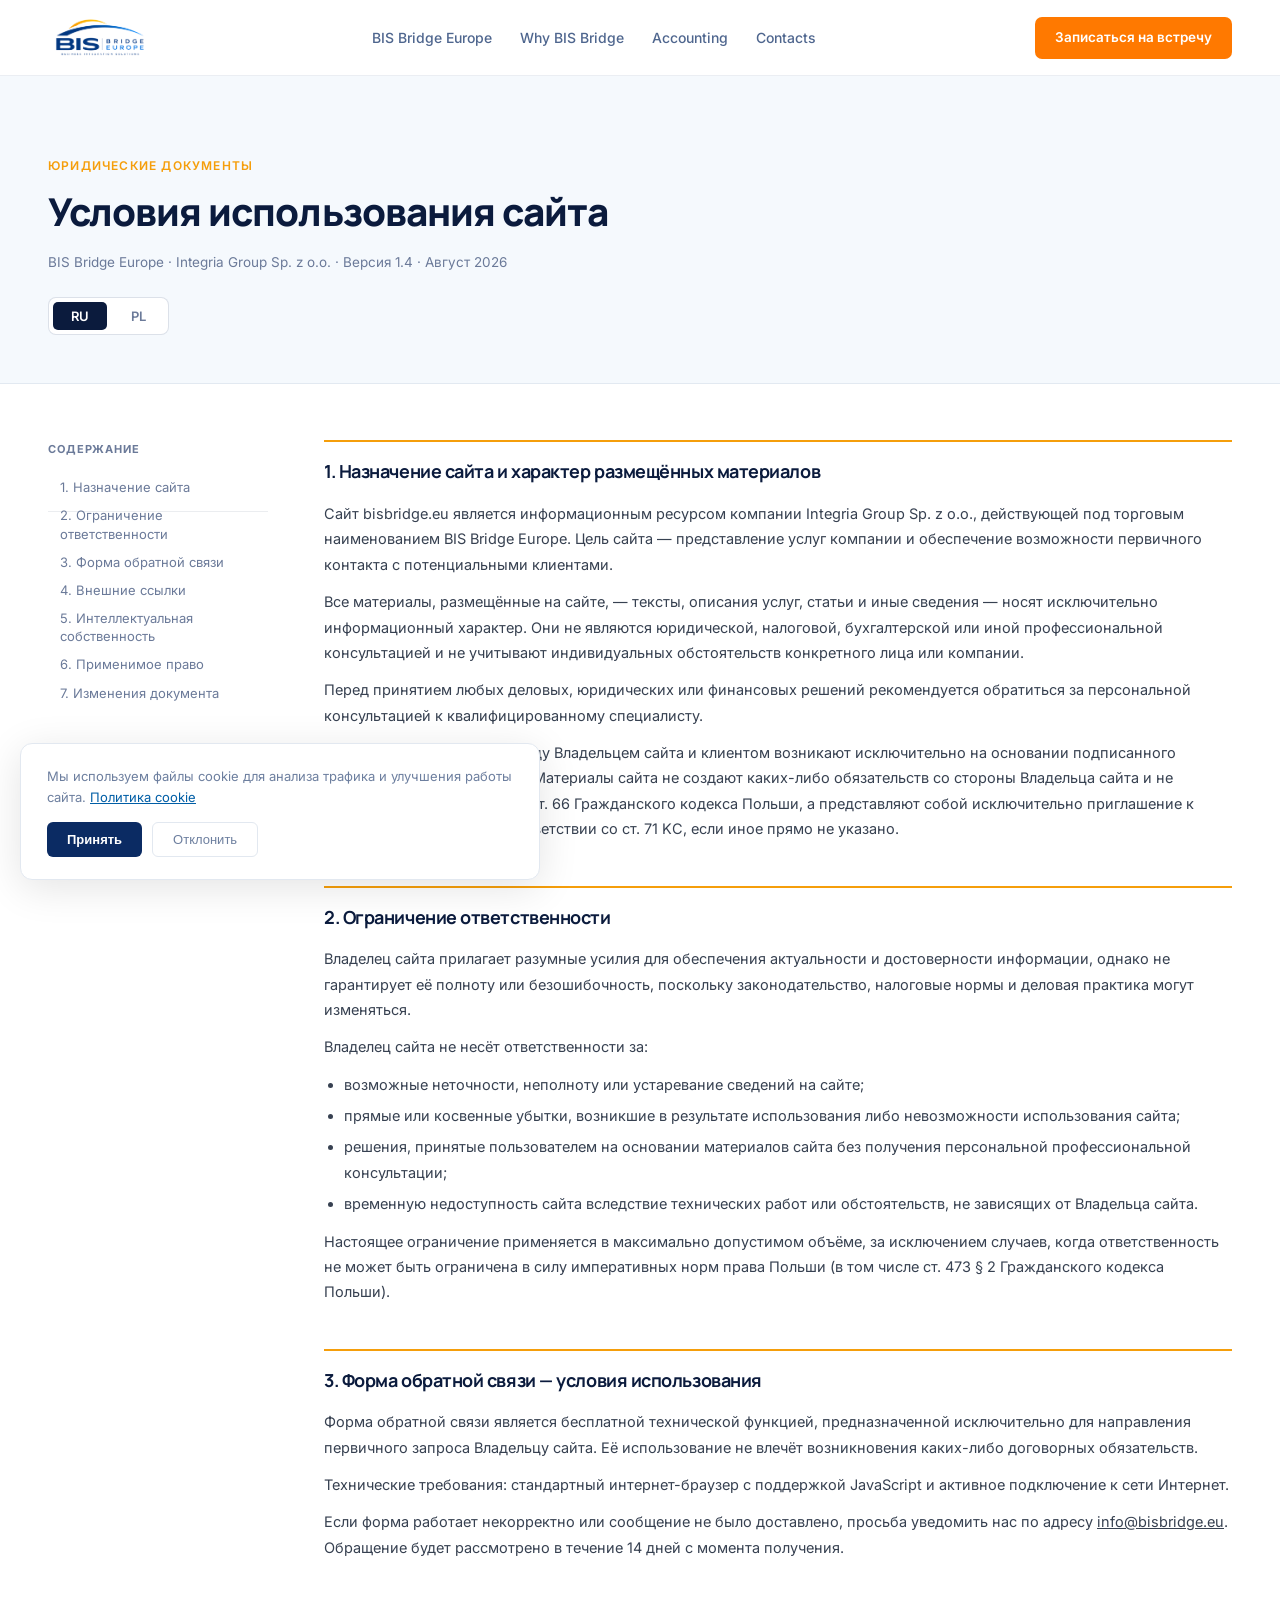
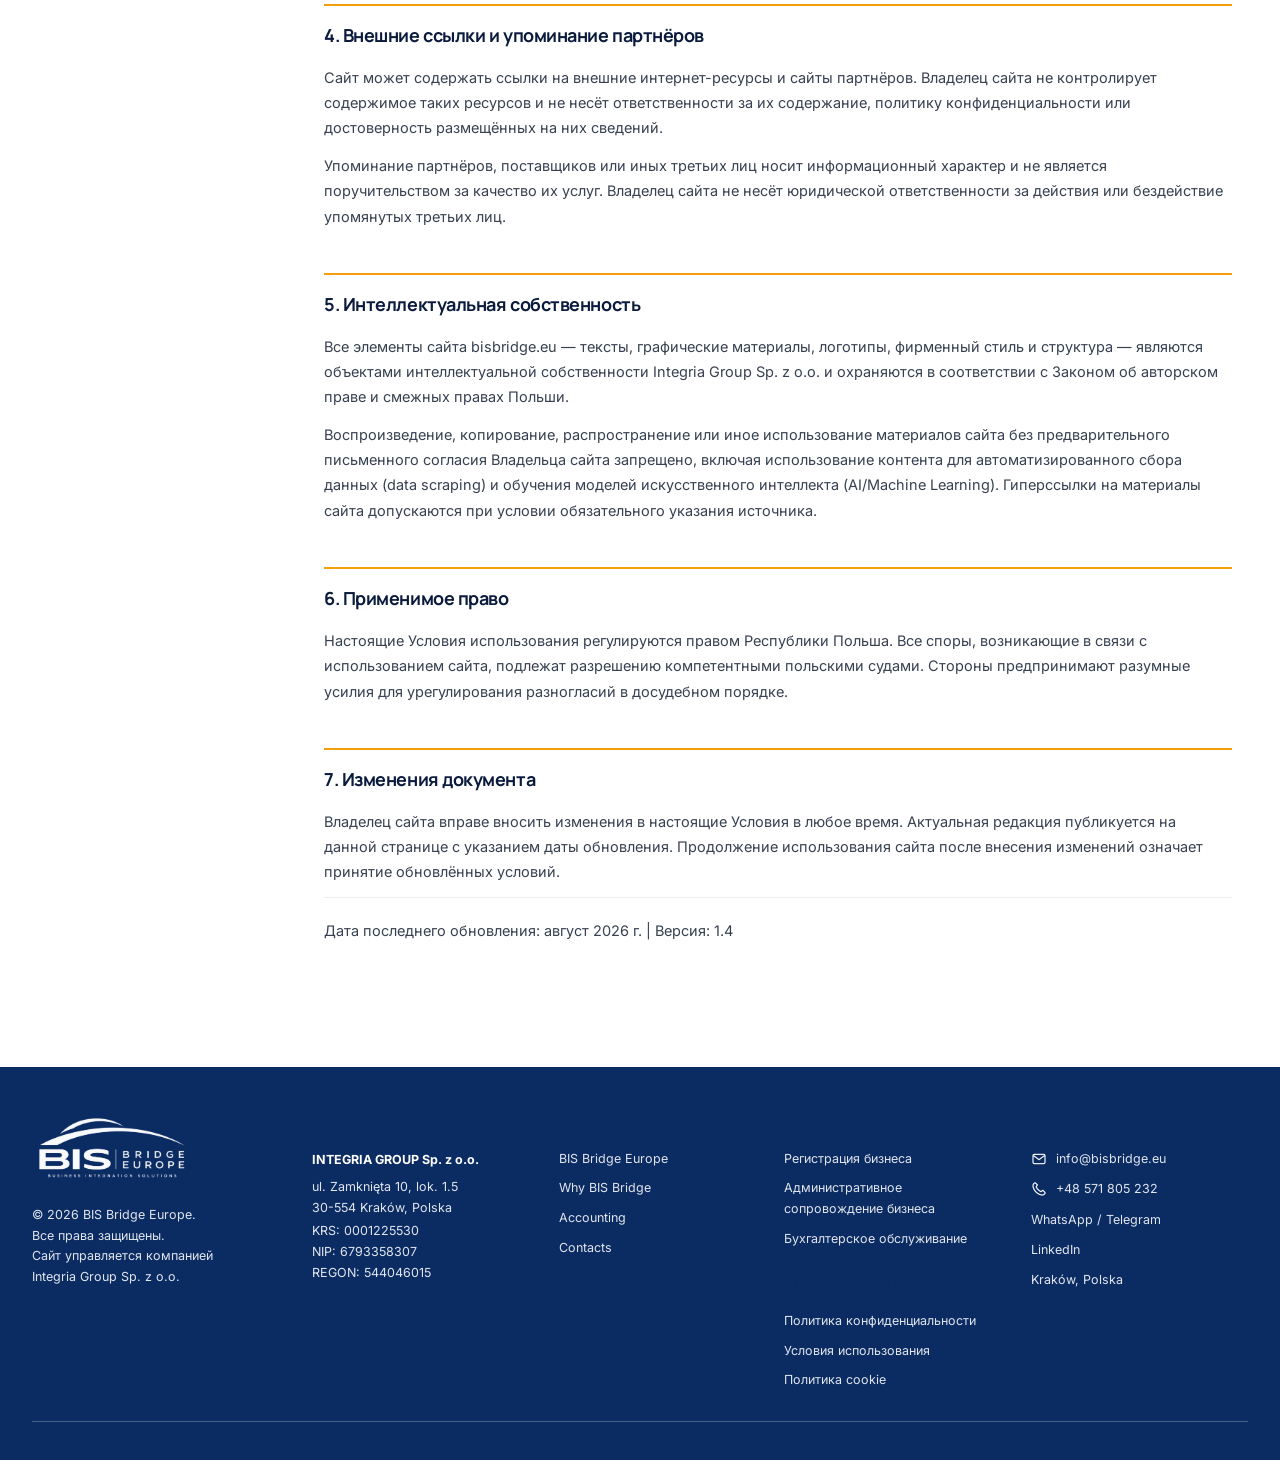
<file: disclaimer.html>
<!DOCTYPE html>
<html lang="ru">
<head>
  <meta charset="UTF-8">
  <meta name="viewport" content="width=device-width, initial-scale=1.0">
  <meta name="robots" content="index, follow">
  <title>Условия использования | BIS Bridge Europe</title>
  <meta name="description" content="Условия использования сайта bisbridge.eu — информация о характере материалов, ограничении ответственности и интеллектуальной собственности.">
  <link rel="preconnect" href="https://fonts.googleapis.com">
  <link rel="preconnect" href="https://fonts.gstatic.com" crossorigin>
  <link href="https://fonts.googleapis.com/css2?family=Inter:wght@400;500;600&family=Manrope:wght@600;700;800&display=swap" rel="stylesheet">
  <link rel="stylesheet" href="site.css">
  <style>
    .legal-hero {
      background: #f5f9fd;
      border-bottom: 1px solid rgba(11,43,99,.08);
      padding: 80px 0 48px;
    }
    .legal-hero-inner {
      width: min(1320px,100%);
      margin: 0 auto;
      padding: 0 48px;
    }
    .legal-label {
      font-size: 12px;
      font-weight: 600;
      letter-spacing: .1em;
      text-transform: uppercase;
      color: #F59E0B;
      margin-bottom: 14px;
    }
    .legal-title {
      font-family: 'Manrope', sans-serif;
      font-size: clamp(28px, 3vw, 42px);
      font-weight: 800;
      color: #0B1B3D;
      line-height: 1.15;
      margin-bottom: 16px;
    }
    .legal-meta {
      font-size: 13.5px;
      color: #6B7A99;
    }
    .lang-switcher {
      display: inline-flex;
      align-items: center;
      gap: 6px;
      margin-top: 24px;
      background: #fff;
      border: 1.5px solid rgba(11,43,99,.14);
      border-radius: 8px;
      padding: 4px;
    }
    .lang-btn {
      padding: 6px 18px;
      border-radius: 5px;
      border: none;
      background: transparent;
      font-family: 'Inter', sans-serif;
      font-size: 13px;
      font-weight: 600;
      color: #6B7A99;
      cursor: pointer;
      transition: .18s;
    }
    .lang-btn.active {
      background: #0B1B3D;
      color: #fff;
    }
    .legal-body {
      width: min(1320px,100%);
      margin: 0 auto;
      padding: 56px 48px 80px;
      display: grid;
      grid-template-columns: 220px 1fr;
      gap: 56px;
      align-items: start;
    }
    .legal-toc {
      position: sticky;
      top: 96px;
    }
    .legal-toc-title {
      font-size: 11px;
      font-weight: 700;
      letter-spacing: .08em;
      text-transform: uppercase;
      color: #6B7A99;
      margin-bottom: 14px;
    }
    .legal-toc a {
      display: block;
      font-size: 13px;
      color: #6B7A99;
      text-decoration: none;
      padding: 5px 0;
      border-left: 2px solid transparent;
      padding-left: 10px;
      transition: .15s;
      line-height: 1.4;
    }
    .legal-toc a:hover {
      color: #0B1B3D;
      border-color: #F59E0B;
    }
    .legal-content { min-width: 0; }
    .legal-section { margin-bottom: 44px; }
    .legal-section h2 {
      font-family: 'Manrope', sans-serif;
      font-size: 18px;
      font-weight: 700;
      color: #0B1B3D;
      margin-bottom: 14px;
      border-top: 2px solid #F59E0B;
      padding-top: 14px;
    }
    .legal-section p {
      font-size: 14.5px;
      line-height: 1.75;
      color: #374151;
      margin-bottom: 12px;
    }
    .legal-section ul {
      padding-left: 20px;
      margin-bottom: 12px;
    }
    .legal-section ul li {
      font-size: 14.5px;
      line-height: 1.75;
      color: #374151;
      margin-bottom: 6px;
    }
    .legal-section strong { color: #0B1B3D; }
    .legal-footnote {
      font-size: 13px;
      color: #6B7A99;
      border-top: 1px solid rgba(11,43,99,.08);
      padding-top: 20px;
      margin-top: 8px;
    }
    .ru-text { display: block; }
    .pl-text { display: none; }
    body.lang-pl .ru-text { display: none; }
    body.lang-pl .pl-text { display: block; }
    @media(max-width: 860px) {
      .legal-toc { display: none; }
      .legal-body { grid-template-columns: 1fr; gap: 32px; padding: 40px 28px 60px; }
      .legal-toc { position: static; }
      .legal-hero-inner { padding: 0 28px; }
    }
    @media(max-width: 600px) {
      .legal-hero { padding: 76px 0 36px; }
      .legal-body { padding: 32px 20px 48px; }
      .legal-hero-inner { padding: 0 20px; }
    }

    /* Мобильный TOC — скрываем полностью */
    @media(max-width: 860px) {
      .legal-toc { display: none !important; }
      .legal-body { grid-template-columns: 1fr !important; }
    }
    /* Убираем серую полосу между секциями из site.css */
    .legal-content hr, .legal-section + .legal-section::before { display: none !important; }
    .legal-section h2 { border-top: 2px solid #F59E0B !important; }
  </style>
</head>
<body data-page="legal">

<!-- NAV -->
<bis-bridge-nav></bis-bridge-nav>
<script>
(() => {
  const host = document.querySelector('bis-bridge-nav');
  if (!host) return;
  const active = document.body.dataset.page || '';
  const root = host.attachShadow({mode:'open'});
  const links = [
    ['home','index.html','BIS Bridge Europe'],
    ['what','what-we-do.html','What We Do'],
    ['why','why-bis-bridge.html','Why BIS Bridge'],
    ['accounting','accounting.html','Accounting'],
    ['insights','#','Insights'],
    ['contacts','contacts.html','Contacts']
  ];
  root.innerHTML = `
    <style>
      :host{display:block;width:100%;height:76px;position:relative;z-index:500;}
      *,*::before,*::after{box-sizing:border-box;margin:0;padding:0}
      a{color:inherit;text-decoration:none}
      .header{position:relative;width:100%;height:76px;background:rgba(255,255,255,.96);backdrop-filter:blur(14px);border-bottom:1px solid rgba(11,43,99,.08);font-family:'Inter',sans-serif;color:#0b2b63;}
      .header-inner{width:min(1320px,100%);height:100%;margin:0 auto;padding:0 48px;display:flex;align-items:center;justify-content:space-between;gap:30px;}
      .logo img{width:104px;height:48px;object-fit:contain;display:block;}
      nav{flex:1;}
      .main-menu{display:flex;align-items:center;justify-content:center;gap:28px;list-style:none;}
      .main-menu a{position:relative;font-size:14px;font-weight:500;color:#0b2b63;opacity:.72;white-space:nowrap;}
      .main-menu a.active{opacity:1;}
      .main-menu a.active::after{content:'';position:absolute;left:0;right:0;bottom:-7px;height:2px;border-radius:10px;background:#ff7900;}
      .header-button{min-height:42px;padding:0 20px;display:inline-flex;align-items:center;justify-content:center;border-radius:7px;background:#ff7900;color:#fff;font-size:13.5px;font-weight:600;white-space:nowrap;}
      @media(max-width:1100px){.header-inner{padding-left:28px;padding-right:28px}.main-menu{gap:18px}.main-menu a{font-size:13px}}
      @media(max-width:940px){.main-menu{display:none}}
      @media(max-width:680px){:host{height:70px}.header{height:70px}.header-inner{padding-left:20px;padding-right:20px}.header-button{display:none}}
    </style>
    <header class="header">
      <div class="header-inner">
        <a href="index.html" class="logo" aria-label="BIS Bridge Europe"><img src="logo-footer.png" alt="BIS Bridge Europe"></a>
        <nav aria-label="Основная навигация"><ul class="main-menu">
          ${links.map(([key,href,label]) => `<li${(key==='what'||key==='insights')?' style="display:none"':''}><a href="${href}" class="${active===key?'active':''}">  ${label}</a></li>`).join('')}
        </ul></nav>
        <a href="contacts.html#contact-form" class="header-button">Записаться на встречу</a>
      </div>
    </header>`;
})();
</script>

<!-- HERO -->
<div class="legal-hero">
  <div class="legal-hero-inner">
    <div class="legal-label">Юридические документы</div>
    <h1 class="legal-title ru-text">Условия использования сайта</h1>
    <h1 class="legal-title pl-text">Warunki Korzystania z Serwisu</h1>
    <div class="legal-meta ru-text">BIS Bridge Europe · Integria Group Sp. z o.o. · Версия 1.4 · Август 2026</div>
    <div class="legal-meta pl-text">BIS Bridge Europe · Integria Group Sp. z o.o. · Wersja 1.3 · Sierpień 2026</div>
    <div class="lang-switcher">
      <button class="lang-btn active" onclick="setLang('ru')">RU</button>
      <button class="lang-btn" onclick="setLang('pl')">PL</button>
    </div>
  </div>
</div>

<!-- BODY -->
<div class="legal-body">

  <!-- TOC RU -->
  <nav class="legal-toc ru-text" aria-label="Содержание">
    <div class="legal-toc-title">Содержание</div>
    <a href="#d1">1. Назначение сайта</a>
    <a href="#d2">2. Ограничение ответственности</a>
    <a href="#d3">3. Форма обратной связи</a>
    <a href="#d4">4. Внешние ссылки</a>
    <a href="#d5">5. Интеллектуальная собственность</a>
    <a href="#d6">6. Применимое право</a>
    <a href="#d7">7. Изменения документа</a>
  </nav>

  <!-- TOC PL -->
  <nav class="legal-toc pl-text" aria-label="Spis treści">
    <div class="legal-toc-title">Spis treści</div>
    <a href="#d1">1. Przeznaczenie serwisu</a>
    <a href="#d2">2. Ograniczenie odpowiedzialności</a>
    <a href="#d3">3. Formularz kontaktowy</a>
    <a href="#d4">4. Linki zewnętrzne</a>
    <a href="#d5">5. Własność intelektualna</a>
    <a href="#d6">6. Prawo właściwe</a>
    <a href="#d7">7. Zmiany dokumentu</a>
  </nav>

  <!-- CONTENT -->
  <div class="legal-content">

    <!-- SECTION 1 -->
    <div class="legal-section" id="d1">
      <h2 class="ru-text">1. Назначение сайта и характер размещённых материалов</h2>
      <h2 class="pl-text">1. Przeznaczenie serwisu i charakter zamieszczonych materiałów</h2>
      <div class="ru-text">
        <p>Сайт bisbridge.eu является информационным ресурсом компании Integria Group Sp. z o.o., действующей под торговым наименованием BIS Bridge Europe. Цель сайта — представление услуг компании и обеспечение возможности первичного контакта с потенциальными клиентами.</p>
        <p>Все материалы, размещённые на сайте, — тексты, описания услуг, статьи и иные сведения — носят исключительно информационный характер. Они не являются юридической, налоговой, бухгалтерской или иной профессиональной консультацией и не учитывают индивидуальных обстоятельств конкретного лица или компании.</p>
        <p>Перед принятием любых деловых, юридических или финансовых решений рекомендуется обратиться за персональной консультацией к квалифицированному специалисту.</p>
        <p>Договорные отношения между Владельцем сайта и клиентом возникают исключительно на основании подписанного договора об оказании услуг. Материалы сайта не создают каких-либо обязательств со стороны Владельца сайта и не являются офертой в смысле ст. 66 Гражданского кодекса Польши, а представляют собой исключительно приглашение к заключению договора в соответствии со ст. 71 KC, если иное прямо не указано.</p>
      </div>
      <div class="pl-text">
        <p>Serwis bisbridge.eu jest zasobem informacyjnym spółki Integria Group Sp. z o.o., działającej pod nazwą handlową BIS Bridge Europe. Celem serwisu jest prezentacja usług spółki oraz umożliwienie pierwszego kontaktu z potencjalnymi klientami.</p>
        <p>Wszelkie materiały zamieszczone w serwisie — teksty, opisy usług, artykuły i inne treści — mają wyłącznie charakter informacyjny. Nie stanowią one porady prawnej, podatkowej, księgowej ani żadnej innej porady profesjonalnej i nie uwzględniają indywidualnych okoliczności konkretnej osoby lub spółki.</p>
        <p>Przed podjęciem jakichkolwiek decyzji biznesowych, prawnych lub finansowych zaleca się skonsultowanie się z wykwalifikowanym specjalistą.</p>
        <p>Stosunki umowne między Właścicielem serwisu a klientem powstają wyłącznie na podstawie podpisanej umowy o świadczenie usług. Materiały serwisu nie tworzą żadnych zobowiązań po stronie Właściciela serwisu i nie stanowią oferty w rozumieniu art. 66 KC, lecz wyłącznie zaproszenie do zawarcia umowy zgodnie z art. 71 KC, chyba że wyraźnie wskazano inaczej.</p>
      </div>
    </div>

    <!-- SECTION 2 -->
    <div class="legal-section" id="d2">
      <h2 class="ru-text">2. Ограничение ответственности</h2>
      <h2 class="pl-text">2. Ograniczenie odpowiedzialności</h2>
      <div class="ru-text">
        <p>Владелец сайта прилагает разумные усилия для обеспечения актуальности и достоверности информации, однако не гарантирует её полноту или безошибочность, поскольку законодательство, налоговые нормы и деловая практика могут изменяться.</p>
        <p>Владелец сайта не несёт ответственности за:</p>
        <ul>
          <li>возможные неточности, неполноту или устаревание сведений на сайте;</li>
          <li>прямые или косвенные убытки, возникшие в результате использования либо невозможности использования сайта;</li>
          <li>решения, принятые пользователем на основании материалов сайта без получения персональной профессиональной консультации;</li>
          <li>временную недоступность сайта вследствие технических работ или обстоятельств, не зависящих от Владельца сайта.</li>
        </ul>
        <p>Настоящее ограничение применяется в максимально допустимом объёме, за исключением случаев, когда ответственность не может быть ограничена в силу императивных норм права Польши (в том числе ст. 473 § 2 Гражданского кодекса Польши).</p>
      </div>
      <div class="pl-text">
        <p>Właściciel serwisu dokłada rozsądnych starań w celu zapewnienia aktualności i rzetelności informacji, jednak nie gwarantuje ich kompletności ani bezbłędności, ponieważ przepisy prawa, normy podatkowe i praktyka gospodarcza mogą ulegać zmianom.</p>
        <p>Właściciel serwisu nie ponosi odpowiedzialności za:</p>
        <ul>
          <li>ewentualne nieścisłości, niekompletność lub nieaktualność informacji zamieszczonych w serwisie;</li>
          <li>bezpośrednie lub pośrednie straty powstałe w wyniku korzystania lub niemożności korzystania z serwisu;</li>
          <li>decyzje podjęte przez użytkownika na podstawie materiałów serwisu bez uzyskania indywidualnej porady profesjonalnej;</li>
          <li>tymczasową niedostępność serwisu spowodowaną pracami technicznymi lub okolicznościami niezależnymi od Właściciela serwisu.</li>
        </ul>
        <p>Niniejsze ograniczenie stosuje się w maksymalnym dopuszczalnym zakresie, z wyjątkiem przypadków, w których odpowiedzialność nie może być ograniczona na podstawie bezwzględnie obowiązujących przepisów prawa polskiego (w tym art. 473 § 2 KC).</p>
      </div>
    </div>

    <!-- SECTION 3 -->
    <div class="legal-section" id="d3">
      <h2 class="ru-text">3. Форма обратной связи — условия использования</h2>
      <h2 class="pl-text">3. Formularz kontaktowy — warunki korzystania</h2>
      <div class="ru-text">
        <p>Форма обратной связи является бесплатной технической функцией, предназначенной исключительно для направления первичного запроса Владельцу сайта. Её использование не влечёт возникновения каких-либо договорных обязательств.</p>
        <p>Технические требования: стандартный интернет-браузер с поддержкой JavaScript и активное подключение к сети Интернет.</p>
        <p>Если форма работает некорректно или сообщение не было доставлено, просьба уведомить нас по адресу <a href="mailto:info@bisbridge.eu">info@bisbridge.eu</a>. Обращение будет рассмотрено в течение 14 дней с момента получения.</p>
      </div>
      <div class="pl-text">
        <p>Formularz kontaktowy jest bezpłatną funkcją techniczną przeznaczoną wyłącznie do przesyłania wstępnych zapytań do Właściciela serwisu. Korzystanie z formularza nie powoduje powstania żadnych zobowiązań umownych.</p>
        <p>Wymagania techniczne: standardowa przeglądarka internetowa z obsługą JavaScript oraz aktywne połączenie z siecią Internet.</p>
        <p>Jeżeli formularz działa nieprawidłowo lub wiadomość nie została dostarczona, prosimy o kontakt pod adresem <a href="mailto:info@bisbridge.eu">info@bisbridge.eu</a>. Zgłoszenie zostanie rozpatrzone w terminie 14 dni od jego otrzymania.</p>
      </div>
    </div>

    <!-- SECTION 4 -->
    <div class="legal-section" id="d4">
      <h2 class="ru-text">4. Внешние ссылки и упоминание партнёров</h2>
      <h2 class="pl-text">4. Linki zewnętrzne i partnerzy</h2>
      <div class="ru-text">
        <p>Сайт может содержать ссылки на внешние интернет-ресурсы и сайты партнёров. Владелец сайта не контролирует содержимое таких ресурсов и не несёт ответственности за их содержание, политику конфиденциальности или достоверность размещённых на них сведений.</p>
        <p>Упоминание партнёров, поставщиков или иных третьих лиц носит информационный характер и не является поручительством за качество их услуг. Владелец сайта не несёт юридической ответственности за действия или бездействие упомянутых третьих лиц.</p>
      </div>
      <div class="pl-text">
        <p>Serwis może zawierać odnośniki do zewnętrznych zasobów internetowych oraz stron partnerów. Właściciel serwisu nie kontroluje treści takich zasobów i nie ponosi odpowiedzialności za ich zawartość, politykę prywatności ani rzetelność zamieszczonych tam informacji.</p>
        <p>Wzmianka o partnerach, dostawcach lub innych podmiotach trzecich ma charakter informacyjny i nie stanowi poręczenia za jakość ich usług. Właściciel serwisu nie ponosi odpowiedzialności prawnej za działania lub zaniechania wymienionych podmiotów trzecich.</p>
      </div>
    </div>

    <!-- SECTION 5 -->
    <div class="legal-section" id="d5">
      <h2 class="ru-text">5. Интеллектуальная собственность</h2>
      <h2 class="pl-text">5. Własność intelektualna</h2>
      <div class="ru-text">
        <p>Все элементы сайта bisbridge.eu — тексты, графические материалы, логотипы, фирменный стиль и структура — являются объектами интеллектуальной собственности Integria Group Sp. z o.o. и охраняются в соответствии с Законом об авторском праве и смежных правах Польши.</p>
        <p>Воспроизведение, копирование, распространение или иное использование материалов сайта без предварительного письменного согласия Владельца сайта запрещено, включая использование контента для автоматизированного сбора данных (data scraping) и обучения моделей искусственного интеллекта (AI/Machine Learning). Гиперссылки на материалы сайта допускаются при условии обязательного указания источника.</p>
      </div>
      <div class="pl-text">
        <p>Wszystkie elementy serwisu bisbridge.eu — teksty, materiały graficzne, logotypy, identyfikacja wizualna i struktura — stanowią własność intelektualną Integria Group Sp. z o.o. i są chronione na podstawie Ustawy o prawie autorskim i prawach pokrewnych z dnia 4 lutego 1994 r.</p>
        <p>Reprodukcja, kopiowanie, rozpowszechnianie lub inne wykorzystanie materiałów serwisu bez uprzedniej pisemnej zgody Właściciela serwisu jest zabronione, w tym wykorzystanie treści do automatycznego zbierania danych (data scraping) oraz szkolenia modeli sztucznej inteligencji (AI/Machine Learning). Zamieszczanie hiperłączy jest dozwolone pod warunkiem obowiązkowego wskazania źródła.</p>
      </div>
    </div>

    <!-- SECTION 6 -->
    <div class="legal-section" id="d6">
      <h2 class="ru-text">6. Применимое право</h2>
      <h2 class="pl-text">6. Prawo właściwe</h2>
      <div class="ru-text">
        <p>Настоящие Условия использования регулируются правом Республики Польша. Все споры, возникающие в связи с использованием сайта, подлежат разрешению компетентными польскими судами. Стороны предпринимают разумные усилия для урегулирования разногласий в досудебном порядке.</p>
      </div>
      <div class="pl-text">
        <p>Niniejsze Warunki Korzystania z Serwisu podlegają prawu Rzeczypospolitej Polskiej. Wszelkie spory wynikające z korzystania z serwisu podlegają rozpoznaniu przez właściwe sądy polskie. Strony podejmują rozsądne starania w celu polubownego rozwiązania sporów przed skierowaniem sprawy na drogę sądową.</p>
      </div>
    </div>

    <!-- SECTION 7 -->
    <div class="legal-section" id="d7">
      <h2 class="ru-text">7. Изменения документа</h2>
      <h2 class="pl-text">7. Zmiany dokumentu</h2>
      <div class="ru-text">
        <p>Владелец сайта вправе вносить изменения в настоящие Условия в любое время. Актуальная редакция публикуется на данной странице с указанием даты обновления. Продолжение использования сайта после внесения изменений означает принятие обновлённых условий.</p>
      </div>
      <div class="pl-text">
        <p>Właściciel serwisu zastrzega sobie prawo do wprowadzania zmian w niniejszych Warunkach w dowolnym czasie. Aktualna wersja jest publikowana na niniejszej stronie wraz z datą ostatniej aktualizacji. Dalsze korzystanie z serwisu po wprowadzeniu zmian oznacza akceptację zaktualizowanych warunków.</p>
      </div>
      <p class="legal-footnote ru-text">Дата последнего обновления: август 2026 г. | Версия: 1.4</p>
      <p class="legal-footnote pl-text">Data ostatniej aktualizacji: sierpień 2026 r. | Wersja: 1.3</p>
    </div>

  </div><!-- /legal-content -->
</div><!-- /legal-body -->

<!-- FOOTER -->
<footer class="footer">
  <div class="footer-inner">
    <div class="footer-grid">
      <div class="footer-logo">
        <img src="logo-footer.png" alt="BIS Bridge Europe">
        <p>© 2026 BIS Bridge Europe.<br>Все права защищены.</p>
        <p>Сайт управляется компанией<br>Integria Group Sp. z o.o.</p>
      </div>
      <div><h4>Компания</h4><div class="footer-company"><strong>INTEGRIA GROUP Sp. z o.o.</strong><p>ul. Zamknięta 10, lok. 1.5<br>30-554 Kraków, Polska</p><p>KRS: 0001225530<br>NIP: 6793358307<br>REGON: 544046015</p></div></div>
      <div><h4>Навигация</h4><div class="footer-list"><a href="index.html">BIS Bridge Europe</a><a href="why-bis-bridge.html">Why BIS Bridge</a><a href="accounting.html">Accounting</a><a href="contacts.html">Contacts</a></div></div>
      <div><h4>Услуги</h4><div class="footer-list"><a href="#">Регистрация бизнеса</a><a href="#">Административное сопровождение бизнеса</a><a href="#">Бухгалтерское обслуживание</a></div><h4 style="margin-top:22px">Юридическая информация</h4><div class="footer-list"><a href="privacy-policy.html">Политика конфиденциальности</a><a href="disclaimer.html">Условия использования</a><a href="privacy-policy.html#s8">Политика cookie</a></div></div>
      <div><h4>Contacts</h4><div class="footer-contact"><img src="email-white.png" alt="" aria-hidden="true"><a href="mailto:info@bisbridge.eu">info@bisbridge.eu</a></div><div class="footer-contact"><img src="phone-white.png" alt="" aria-hidden="true"><a href="tel:+48571805232">+48 571 805 232</a></div><div class="footer-list"><a href="#">WhatsApp / Telegram</a><a href="#">LinkedIn</a><span style="font-size:12.5px;color:rgba(255,255,255,.88)">Kraków, Polska</span></div></div>
    </div>
    <div class="footer-bottom"></div>
  </div>
</footer>

<!-- COOKIE -->
<div class="cookie hidden" id="cookie">
  <p>Мы используем файлы cookie для анализа трафика и улучшения работы сайта. <a href="privacy-policy.html#s8">Политика cookie</a></p>
  <div class="cookie-btns">
    <button class="c-acc" onclick="acceptCookie()">Принять</button>
    <button class="c-set" onclick="declineCookie()">Отклонить</button>
  </div>
</div>

<script>
function setLang(lang) {
  document.body.classList.toggle('lang-pl', lang === 'pl');
  document.querySelectorAll('.lang-btn').forEach(b => b.classList.remove('active'));
  document.querySelector(`.lang-btn[onclick="setLang('${lang}')"]`).classList.add('active');
  localStorage.setItem('legal-lang', lang);
}
(function(){
  const saved = localStorage.getItem('legal-lang');
  if (saved === 'pl') setLang('pl');
})();

const cookie = document.getElementById('cookie');
if (cookie && !localStorage.getItem('cookie-ok')) {
  setTimeout(() => cookie.classList.remove('hidden'), 1500);
}
window.acceptCookie = function(){ localStorage.setItem('cookie-ok','1'); if(cookie) cookie.classList.add('hidden'); };
window.declineCookie = function(){ localStorage.setItem('cookie-ok','0'); if(cookie) cookie.classList.add('hidden'); };
</script>
</body>
</html>
</file>
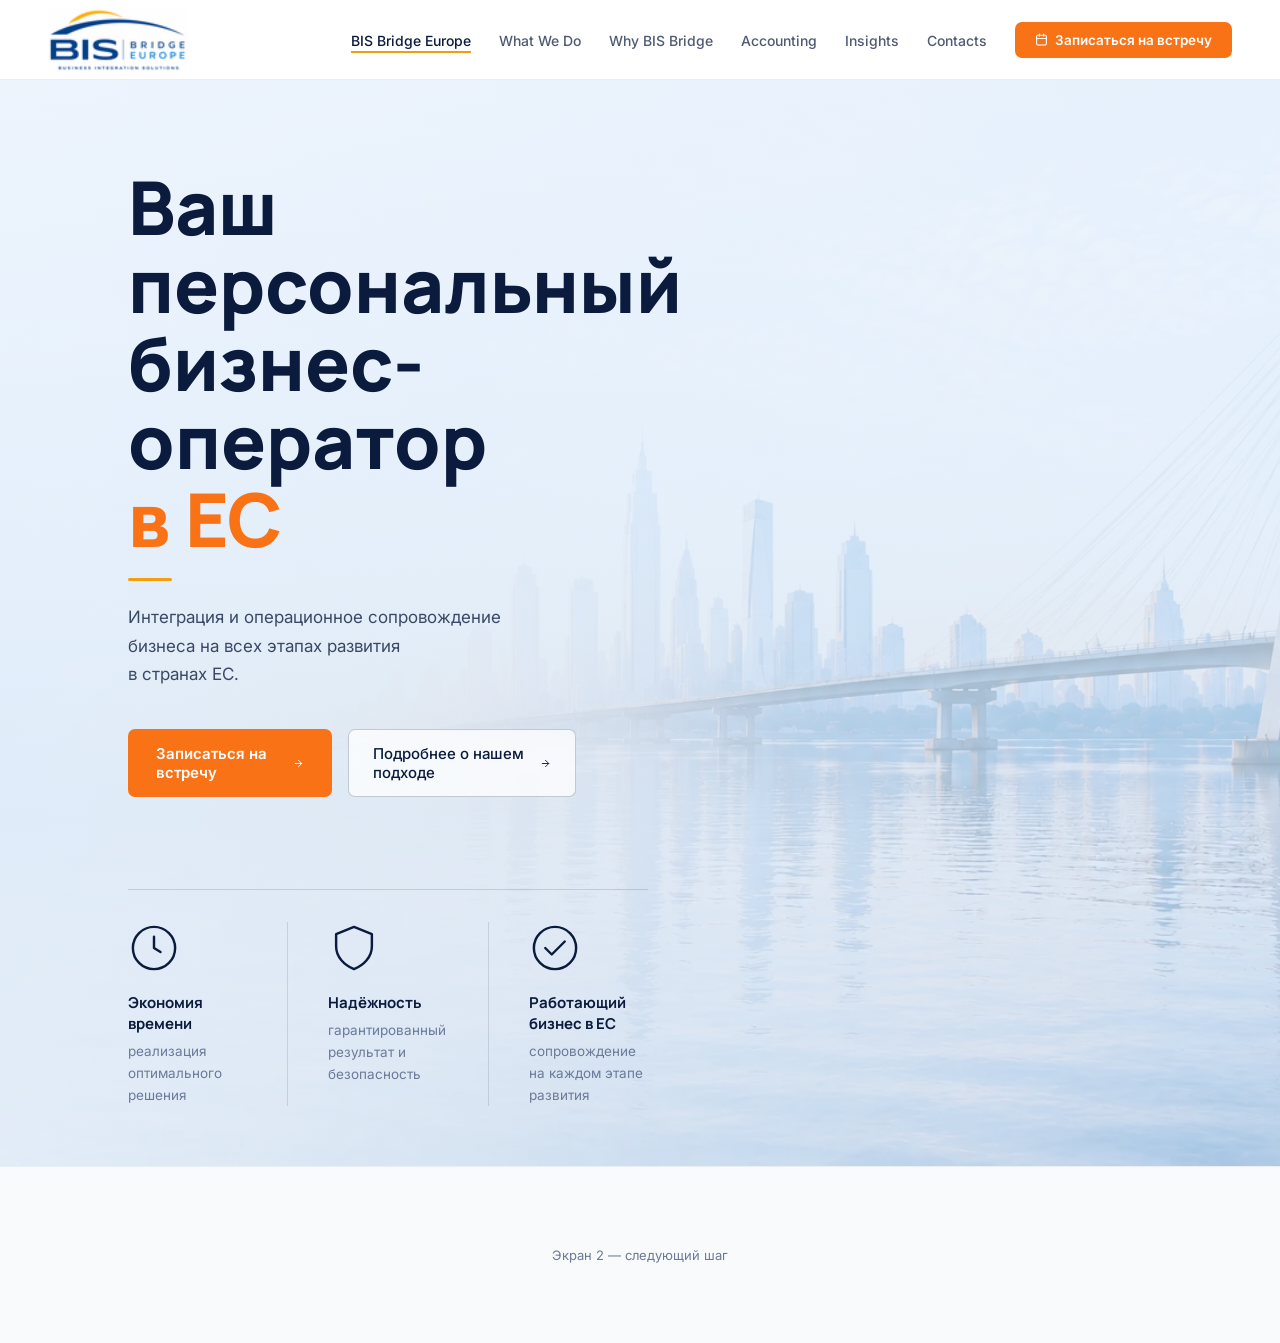
<file: index (10).html>
<!DOCTYPE html>
<html lang="ru">
<head>
  <meta charset="UTF-8">
  <meta name="viewport" content="width=device-width, initial-scale=1.0">
  <meta name="robots" content="index, follow">
  <meta name="description" content="Полный комплекс услуг по регистрации Sp. z o.o., открытию счетов в банках ЕС, юридическому и бухгалтерскому сопровождению вашей компании.">
  <title>BIS BRIDGE EUROPE | Интеграция и сопровождение бизнеса в ЕС</title>
  <link rel="canonical" href="https://bisbridge.eu/">
  <meta property="og:title" content="BIS BRIDGE EUROPE | Интеграция и сопровождение бизнеса в ЕС">
  <meta property="og:description" content="Полный комплекс услуг по регистрации Sp. z o.o., открытию счетов в банках ЕС, юридическому и бухгалтерскому сопровождению вашей компании.">
  <meta property="og:type" content="website">
  <meta property="og:url" content="https://bisbridge.eu/">
  <link rel="preconnect" href="https://fonts.googleapis.com">
  <link rel="preconnect" href="https://fonts.gstatic.com" crossorigin>
  <link href="https://fonts.googleapis.com/css2?family=Inter:wght@400;500;600&family=Manrope:wght@600;700;800&display=swap" rel="stylesheet">
  <style>
    *,*::before,*::after{box-sizing:border-box;margin:0;padding:0}
    :root{
      --navy:#0B1B3D;
      --navy2:#1A3A72;
      --orange:#F59E0B;
      --orange2:#F97316;
      --white:#fff;
      --gray:#6B7A99;
      --F:'Manrope',sans-serif;
      --B:'Inter',sans-serif;
    }
    html{scroll-behavior:smooth}
    body{font-family:var(--B);color:var(--navy);background:#fff;-webkit-font-smoothing:antialiased;overflow-x:hidden}

    /* ══ NAV ══ */
    nav{
      position:fixed;top:0;left:0;right:0;z-index:200;
      background:rgba(255,255,255,0.97);
      backdrop-filter:blur(14px);
      border-bottom:1px solid rgba(11,27,61,0.08);
      height:80px;
    }
    .nav-in{
      max-width:1320px;margin:0 auto;height:100%;
      padding:0 48px;
      display:flex;align-items:center;justify-content:space-between;
    }
    .logo{display:flex;align-items:center;text-decoration:none}
    .logo-img{height:64px;width:auto;display:block}
    .logo-top{display:flex;align-items:center;gap:8px}
    .logo-bis{font-family:var(--F);font-weight:800;font-size:24px;color:var(--navy);letter-spacing:-.01em}
    .logo-div{width:1px;height:26px;background:rgba(11,27,61,0.2)}
    .logo-right{display:flex;flex-direction:column;line-height:1.15}
    .logo-be{font-family:var(--F);font-weight:700;font-size:12px;color:var(--navy);letter-spacing:.06em}
    .logo-sub{font-size:7.5px;font-weight:500;letter-spacing:.2em;color:var(--gray);text-transform:uppercase;margin-top:4px}
    .nl{display:flex;align-items:center;gap:28px;list-style:none}
    .nl a{font-size:14px;font-weight:500;color:var(--navy);opacity:.72;text-decoration:none;transition:opacity .2s;white-space:nowrap}
    .nl a:hover,.act{opacity:1 !important}
    .act{border-bottom:2px solid var(--orange);padding-bottom:2px}
    .nav-btn{
      opacity:1 !important;
      display:inline-flex;align-items:center;gap:7px;
      background:var(--orange2);color:#fff !important;
      padding:10px 20px;border-radius:7px;
      font-size:13.5px !important;font-weight:600 !important;
      transition:background .2s !important;border-bottom:none !important;
    }
    .nav-btn:hover{background:var(--orange) !important}
    .burger{display:none;flex-direction:column;gap:5px;background:none;border:none;cursor:pointer;padding:4px}
    .burger span{display:block;width:24px;height:2px;background:var(--navy);border-radius:2px}

    /* ══ HERO — фото на весь экран ══ */
    .hero{
      position:relative;
      width:100%;
      min-height:100vh;
      padding-top:80px;
      overflow:hidden;
      background:#C8DDF0;
    }

    /* Фото — абсолютный фон */
    .hero-bg{
      position:absolute;
      inset:0;
      z-index:0;
    }
    .hero-bg img{
      width:100%;height:100%;
      object-fit:cover;
      object-position:center center;
      display:block;
    }
    /* Градиент — делает левую часть читаемой */
    .hero-bg::after{
      content:'';
      position:absolute;inset:0;
      background:linear-gradient(
        to bottom,
        rgba(237,244,253,0.88) 0%,
        rgba(225,238,252,0.82) 40%,
        rgba(210,228,248,0.70) 70%,
        rgba(195,218,244,0.40) 100%
      );
    }

    /* Контент поверх фото */
    .hero-content{
      position:relative;
      z-index:10;
      padding:88px 10% 0 10%;
      max-width:none;
      width:55%;
      text-align:left;
    }

    .h1-dark{
      font-family:var(--F);
      font-size:clamp(48px,5.8vw,76px);
      font-weight:800;line-height:1.05;
      color:var(--navy);
    }
    .h1-orange{
      font-family:var(--F);
      font-size:clamp(48px,5.8vw,76px);
      font-weight:800;line-height:1.05;
      color:var(--orange2);
      margin-bottom:20px;
    }
    .rule{width:44px;height:3px;background:var(--orange);border-radius:2px;margin:0 0 22px}
    .hero-sub{
      font-size:17px;font-weight:400;
      color:var(--navy);opacity:.78;
      line-height:1.7;max-width:420px;
      margin-bottom:40px;
    }

    /* Кнопки */
    .btns{display:flex;flex-direction:row;gap:16px;flex-wrap:nowrap;margin-bottom:48px;justify-content:flex-start}
    .btn-f{
      display:inline-flex;align-items:center;gap:8px;
      background:var(--orange2);color:#fff;
      padding:14px 28px;border-radius:7px;
      font-size:15px;font-weight:600;text-decoration:none;
      transition:background .2s,transform .15s;
    }
    .btn-f:hover{background:var(--orange);transform:translateY(-1px)}
    .btn-o{
      display:inline-flex;align-items:center;gap:8px;
      background:rgba(255,255,255,0.75);color:var(--navy);
      padding:14px 24px;border-radius:7px;
      font-size:15px;font-weight:500;text-decoration:none;
      border:1.5px solid rgba(11,27,61,0.22);
      backdrop-filter:blur(6px);
      transition:border-color .2s,background .2s;
    }
    .btn-o:hover{border-color:var(--navy);background:rgba(255,255,255,0.9)}
    .arr{width:15px;height:15px;stroke:currentColor;fill:none;stroke-width:2;stroke-linecap:round}

    /* ══ 3 ИКОНКИ — внизу hero поверх фото ══ */
    .pillars-wrap{
      position:relative;
      z-index:10;
      padding:44px 10% 60px;
    }
    .pillars{
      display:flex;
      gap:0;
      max-width:520px;
      border-top:1px solid rgba(11,27,61,0.15);
      padding-top:32px;
    }
    .pill{
      flex:1;
      padding-right:40px;
      border-right:1px solid rgba(11,27,61,0.12);
      margin-right:40px;
    }
    .pill:last-child{border-right:none;padding-right:0;margin-right:0}
    .pill-icon{
      width:52px;height:52px;
      margin-bottom:18px;
    }
    .pill-icon svg{
      width:52px;height:52px;
      stroke:var(--navy);fill:none;
      stroke-width:1.5;stroke-linecap:round;stroke-linejoin:round;
    }
    .pill-t{
      font-family:var(--F);
      font-size:15px;font-weight:700;
      color:var(--navy);margin-bottom:7px;
    }
    .pill-d{font-size:13.5px;color:var(--gray);line-height:1.6}

    /* ══ COOKIE ══ */
    .cookie{
      position:fixed;bottom:20px;left:20px;
      max-width:520px;background:#fff;
      border:1px solid #e2e8f0;border-radius:12px;
      padding:22px 26px;box-shadow:0 8px 40px rgba(0,0,0,.11);
      z-index:999;
    }
    .cookie.hidden{display:none}
    .cookie p{font-size:13px;color:var(--gray);line-height:1.6;margin-bottom:14px}
    .cookie p a{color:var(--navy2);text-decoration:underline;cursor:pointer}
    .cookie-btns{display:flex;gap:10px}
    .c-acc{background:var(--navy);color:#fff;border:none;padding:9px 20px;border-radius:6px;font-size:13px;font-weight:600;cursor:pointer;transition:background .2s}
    .c-acc:hover{background:var(--navy2)}
    .c-set{background:transparent;color:var(--gray);border:1px solid #e2e8f0;padding:9px 20px;border-radius:6px;font-size:13px;cursor:pointer}

    /* ══ MODAL ══ */
    .modal-overlay{display:none;position:fixed;inset:0;background:rgba(11,27,61,.45);z-index:1000;align-items:center;justify-content:center;padding:20px}
    .modal-overlay.open{display:flex}
    .modal{background:#fff;border-radius:14px;max-width:660px;width:100%;max-height:85vh;overflow-y:auto;padding:40px;box-shadow:0 20px 60px rgba(0,0,0,.18)}
    .modal h2{font-family:var(--F);font-size:22px;font-weight:800;color:var(--navy);margin-bottom:6px}
    .modal-sub{font-size:13px;color:var(--gray);margin-bottom:24px}
    .modal h3{font-family:var(--F);font-size:15px;font-weight:700;color:var(--navy);margin:20px 0 8px}
    .modal p,.modal li{font-size:13.5px;color:#374151;line-height:1.7}
    .modal ul{padding-left:18px;margin-top:6px}
    .modal-close{float:right;background:none;border:none;font-size:22px;color:var(--gray);cursor:pointer}

    .next{padding:80px 48px;text-align:center;color:var(--gray);font-size:13px;background:#f8fafc;border-top:1px solid #e8eef5}

    /* ══ RESPONSIVE ══ */
    @media(max-width:960px){
      .nav-in{padding:0 20px}
      .nl{display:none}
      .burger{display:flex}
      .nl.open{display:flex;flex-direction:column;position:absolute;top:72px;left:0;right:0;background:#fff;padding:20px;gap:16px;box-shadow:0 8px 24px rgba(0,0,0,.09);z-index:200}
      .hero-content{padding:48px 20px 0;max-width:100%}
      .hero-bg::after{background:linear-gradient(to bottom,rgba(237,244,253,0.92) 0%,rgba(220,235,250,0.80) 60%,rgba(200,220,242,0.55) 100%)}
      .pillars-wrap{padding:32px 20px 40px}
      .pillars{flex-direction:column;gap:0;border-top:none;max-width:100%}
      .pill{border-right:none;border-bottom:1px solid rgba(11,27,61,.1);padding:0 0 20px;margin:0 0 20px}
      .pill:last-child{border-bottom:none;margin-bottom:0}
    }
    @media(max-width:480px){
      .btns{flex-direction:column}
      .btn-f,.btn-o{justify-content:center}
      .h1-dark,.h1-orange{font-size:36px}
    }
  </style>
</head>
<body>

<!-- NAV -->
<nav id="nav">
  <div class="nav-in">
    <a href="/" class="logo">
      <img src="[data-uri]" alt="BIS Bridge Europe" class="logo-img">
    </a>

    <ul class="nl" id="nl">
      <li><a href="/" class="act">BIS Bridge Europe</a></li>
      <li><a href="#services">What We Do</a></li>
      <li><a href="#model">Why BIS Bridge</a></li>
      <li><a href="accounting.html">Accounting</a></li>
      <li><a href="blog.html">Insights</a></li>
      <li><a href="#contact">Contacts</a></li>
      <li>
        <a href="#contact" class="nav-btn">
          <svg width="13" height="13" viewBox="0 0 24 24" fill="none" stroke="currentColor" stroke-width="2" stroke-linecap="round"><rect x="3" y="4" width="18" height="18" rx="2"/><line x1="16" y1="2" x2="16" y2="6"/><line x1="8" y1="2" x2="8" y2="6"/><line x1="3" y1="10" x2="21" y2="10"/></svg>
          Записаться на встречу
        </a>
      </li>
    </ul>

    <button class="burger" id="burger" aria-label="Меню">
      <span></span><span></span><span></span>
    </button>
  </div>
</nav>

<!-- HERO -->
<section class="hero">

  <!-- Фото на весь фон -->
  <div class="hero-bg">
    <img src="[data-uri]" alt="BIS Bridge Europe" loading="eager">
  </div>

  <!-- Текст поверх -->
  <div class="hero-content">
    <div class="h1-dark">Ваш персональный<br>бизнес-оператор</div>
    <div class="h1-orange">в ЕС</div>
    <div class="rule"></div>
    <p class="hero-sub">
      Интеграция и операционное сопровождение<br>
      бизнеса на всех этапах развития<br>
      в странах ЕС.
    </p>
    <div class="btns">
      <a href="#contact" class="btn-f">
        Записаться на встречу
        <svg class="arr" viewBox="0 0 24 24"><line x1="5" y1="12" x2="19" y2="12"/><polyline points="12 5 19 12 12 19"/></svg>
      </a>
      <a href="#model" class="btn-o">
        Подробнее о нашем подходе
        <svg class="arr" viewBox="0 0 24 24"><line x1="5" y1="12" x2="19" y2="12"/><polyline points="12 5 19 12 12 19"/></svg>
      </a>
    </div>
  </div>

  <!-- Иконки внизу поверх фото -->
  <div class="pillars-wrap">
    <div class="pillars">
      <div class="pill">
        <div class="pill-icon">
          <svg viewBox="0 0 32 32" fill="none" xmlns="http://www.w3.org/2000/svg">
            <circle cx="16" cy="16" r="13" stroke="#0B1B3D" stroke-width="1.5"/>
            <polyline points="16,9 16,16 20,18.5" stroke="#0B1B3D" stroke-width="1.5" stroke-linecap="round" stroke-linejoin="round"/>
          </svg>
        </div>
        <div class="pill-t">Экономия времени</div>
        <div class="pill-d">реализация оптимального решения</div>
      </div>
      <div class="pill">
        <div class="pill-icon">
          <svg viewBox="0 0 32 32" fill="none" xmlns="http://www.w3.org/2000/svg">
            <path d="M16 3 L27 7.5 V15 C27 21.5 22 26.5 16 29 C10 26.5 5 21.5 5 15 V7.5 Z" stroke="#0B1B3D" stroke-width="1.5" stroke-linecap="round" stroke-linejoin="round"/>
          </svg>
        </div>
        <div class="pill-t">Надёжность</div>
        <div class="pill-d">гарантированный результат и безопасность</div>
      </div>
      <div class="pill">
        <div class="pill-icon">
          <svg viewBox="0 0 32 32" fill="none" xmlns="http://www.w3.org/2000/svg">
            <circle cx="16" cy="16" r="13" stroke="#0B1B3D" stroke-width="1.5"/>
            <polyline points="10,16 14,20 22,12" stroke="#0B1B3D" stroke-width="1.5" stroke-linecap="round" stroke-linejoin="round"/>
          </svg>
        </div>
        <div class="pill-t">Работающий бизнес в ЕС</div>
        <div class="pill-d">сопровождение на каждом этапе развития</div>
      </div>
      </div>
    </div>

</section>

<div class="next" id="services">Экран 2 — следующий шаг</div>

<!-- COOKIE -->
<div class="cookie hidden" id="cookie">
  <p>Мы используем файлы cookie для анализа трафика и улучшения работы сайта. Данные обрабатываются Cloudflare в соответствии с EU-US Data Privacy Framework. <a onclick="openPrivacy()">Политика конфиденциальности</a></p>
  <div class="cookie-btns">
    <button class="c-acc" onclick="acceptCookie()">Akceptuję</button>
    <button class="c-set" onclick="declineCookie()">Ustawienia</button>
  </div>
</div>

<!-- PRIVACY MODAL -->
<div class="modal-overlay" id="privacy-modal">
  <div class="modal">
    <button class="modal-close" onclick="closePrivacy()">✕</button>
    <h2>Polityka Prywatności</h2>
    <div class="modal-sub">RODO / GDPR · Ostatnia aktualizacja: 2025</div>
    <h3>1. Administrator danych</h3>
    <p><strong>INTEGRIA GROUP Sp. z o.o.</strong><br>NIP: 6793358307<br>ul. Zamknięta 10 lok. 1.5, 30-554 Kraków, Polska<br>E-mail: <a href="mailto:info@bisbridge.eu" style="color:#1A3A72">info@bisbridge.eu</a></p>
    <h3>2. Cel przetwarzania danych</h3>
    <ul><li>Obsługa zapytań przesłanych przez formularz kontaktowy</li><li>Przygotowanie ofert i zawarcie umów</li><li>Analiza ruchu na stronie (Cloudflare Analytics)</li></ul>
    <h3>3. Prawa użytkownika</h3>
    <ul><li>Prawo dostępu do danych</li><li>Prawo do sprostowania danych</li><li>Prawo do usunięcia danych (prawo do bycia zapomnianym)</li><li>Prawo do cofnięcia zgody w dowolnym momencie</li></ul>
    <h3>4. Przekazywanie danych</h3>
    <p>Dane mogą być przetwarzane przez Cloudflare Inc. w ramach EU-US Data Privacy Framework.</p>
    <h3>5. Kontakt</h3>
    <p><a href="mailto:info@bisbridge.eu" style="color:#1A3A72">info@bisbridge.eu</a></p>
    <div style="margin-top:28px;text-align:right">
      <button onclick="closePrivacy()" style="background:#0B1B3D;color:#fff;border:none;padding:10px 24px;border-radius:6px;font-size:14px;font-weight:600;cursor:pointer">Zamknij</button>
    </div>
  </div>
</div>

<script>
  document.getElementById('burger').addEventListener('click',()=>document.getElementById('nl').classList.toggle('open'));
  window.addEventListener('scroll',()=>{document.getElementById('nav').style.boxShadow=scrollY>10?'0 2px 16px rgba(0,0,0,.07)':'none'});
  if(!localStorage.getItem('cookie-ok')){setTimeout(()=>document.getElementById('cookie').classList.remove('hidden'),1500)}
  function acceptCookie(){localStorage.setItem('cookie-ok','1');document.getElementById('cookie').classList.add('hidden')}
  function declineCookie(){localStorage.setItem('cookie-ok','0');document.getElementById('cookie').classList.add('hidden')}
  function openPrivacy(){document.getElementById('privacy-modal').classList.add('open')}
  function closePrivacy(){document.getElementById('privacy-modal').classList.remove('open')}
  document.getElementById('privacy-modal').addEventListener('click',function(e){if(e.target===this)closePrivacy()});
</script>
</body>
</html>
</file>
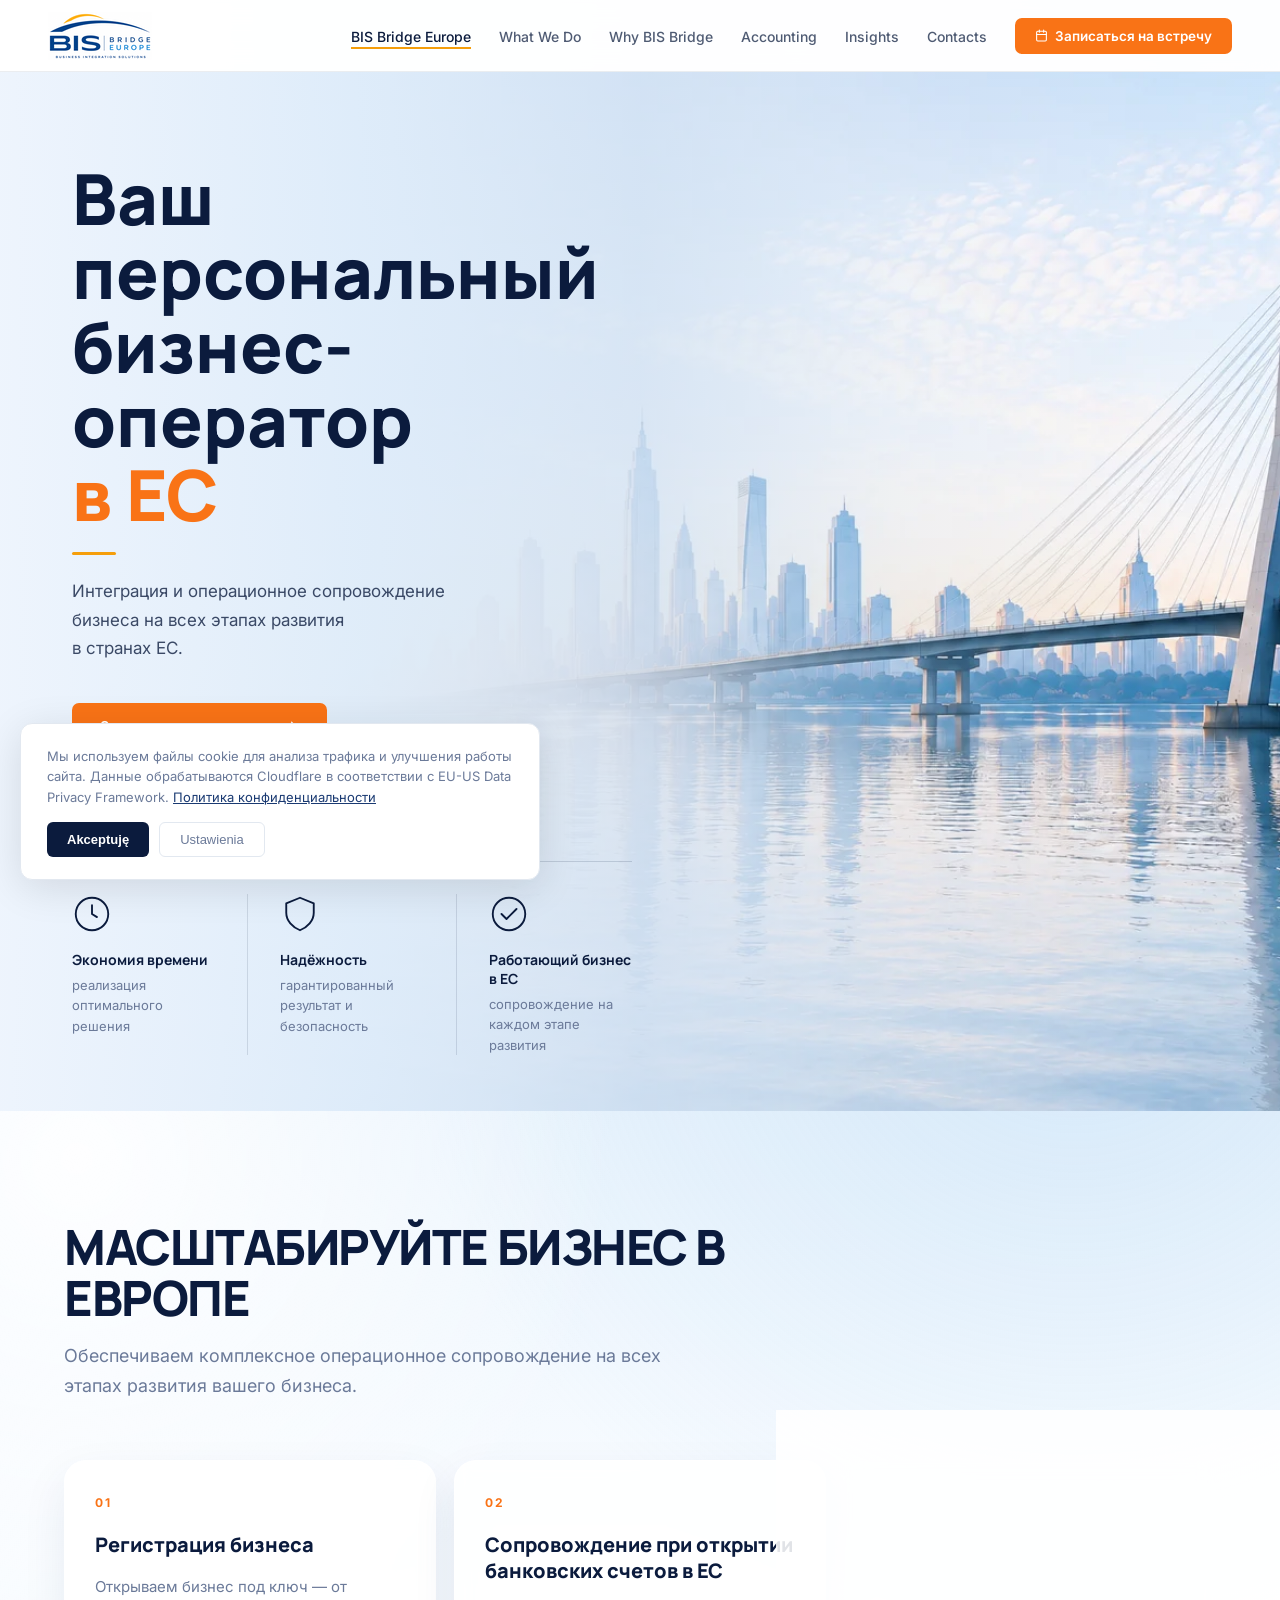
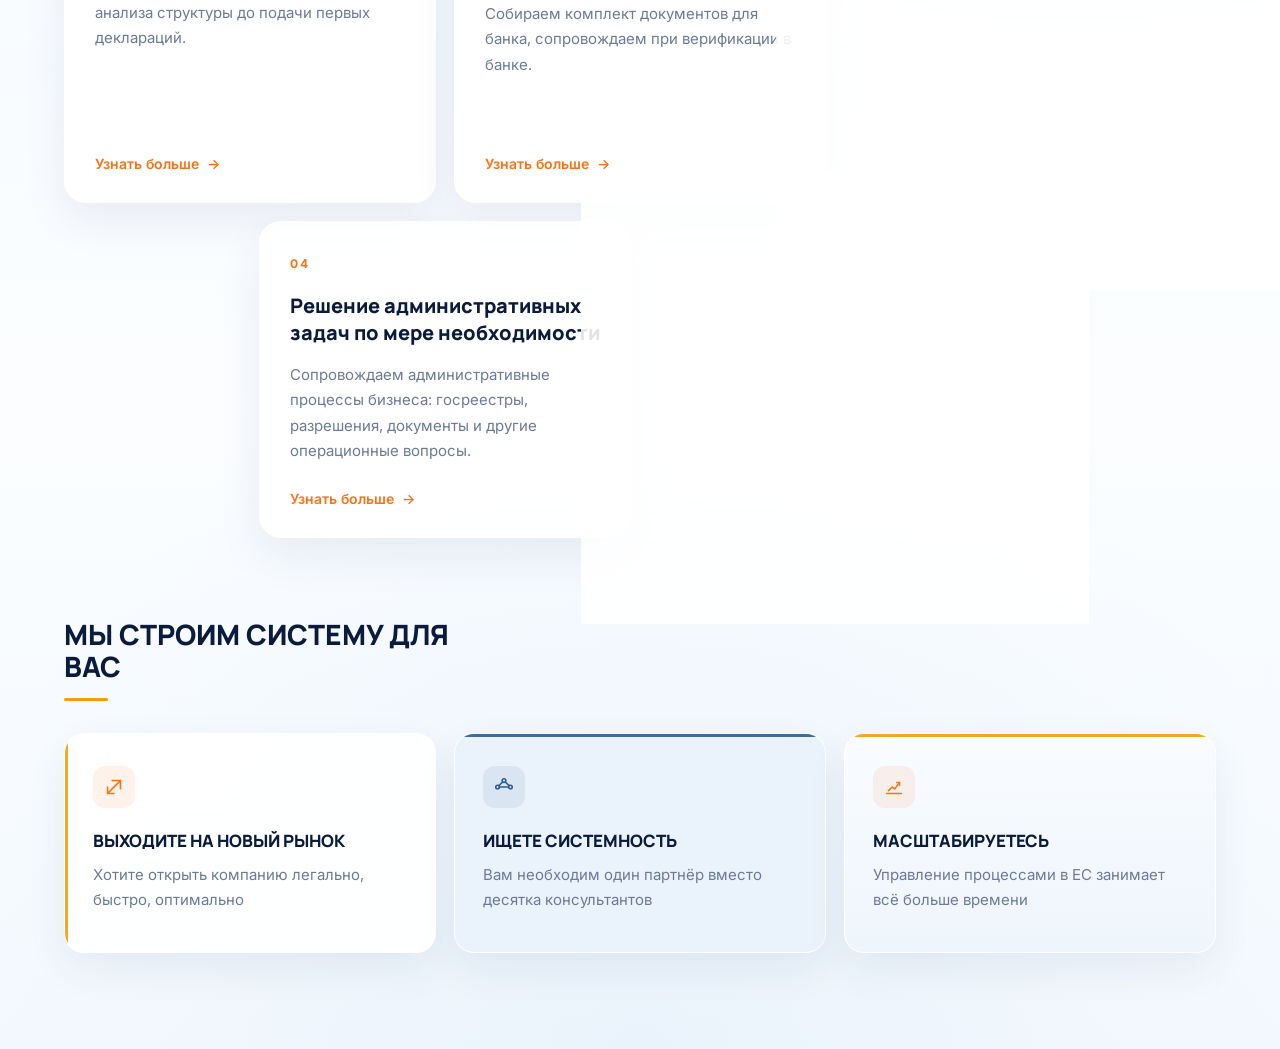
<file: index (12).html>
<!DOCTYPE html>
<html lang="ru">
<head>
  <meta charset="UTF-8">
  <meta name="viewport" content="width=device-width, initial-scale=1.0">
  <meta name="robots" content="index, follow">
  <meta name="description" content="Полный комплекс услуг по регистрации Sp. z o.o., открытию счетов в банках ЕС, юридическому и бухгалтерскому сопровождению вашей компании.">
  <title>BIS BRIDGE EUROPE | Интеграция и сопровождение бизнеса в ЕС</title>
  <link rel="canonical" href="https://bisbridge.eu/">
  <meta property="og:title" content="BIS BRIDGE EUROPE | Интеграция и сопровождение бизнеса в ЕС">
  <meta property="og:description" content="Полный комплекс услуг по регистрации Sp. z o.o., открытию счетов в банках ЕС, юридическому и бухгалтерскому сопровождению вашей компании.">
  <meta property="og:type" content="website">
  <meta property="og:url" content="https://bisbridge.eu/">
  <link rel="preconnect" href="https://fonts.googleapis.com">
  <link rel="preconnect" href="https://fonts.gstatic.com" crossorigin>
  <link href="https://fonts.googleapis.com/css2?family=Inter:wght@400;500;600&family=Manrope:wght@600;700;800&display=swap" rel="stylesheet">
  <style>
    *,*::before,*::after{box-sizing:border-box;margin:0;padding:0}
    :root{
      --navy:#0B1B3D;
      --navy2:#1A3A72;
      --orange:#F59E0B;
      --orange2:#F97316;
      --white:#fff;
      --gray:#6B7A99;
      --F:'Manrope',sans-serif;
      --B:'Inter',sans-serif;
    }
    html{scroll-behavior:smooth}
    body{font-family:var(--B);color:var(--navy);background:#fff;-webkit-font-smoothing:antialiased;overflow-x:hidden}

    /* ══ NAV ══ */
    nav{
      position:fixed;top:0;left:0;right:0;z-index:200;
      background:rgba(255,255,255,0.97);
      backdrop-filter:blur(14px);
      border-bottom:1px solid rgba(11,27,61,0.08);
      height:72px;
    }
    .nav-in{
      max-width:1320px;margin:0 auto;height:100%;
      padding:0 48px;
      display:flex;align-items:center;justify-content:space-between;
    }
    .logo{display:flex;align-items:center;text-decoration:none}
    .logo-img{height:48px;width:auto;display:block}
    .logo-top{display:flex;align-items:center;gap:8px}
    .logo-bis{font-family:var(--F);font-weight:800;font-size:24px;color:var(--navy);letter-spacing:-.01em}
    .logo-div{width:1px;height:26px;background:rgba(11,27,61,0.2)}
    .logo-right{display:flex;flex-direction:column;line-height:1.15}
    .logo-be{font-family:var(--F);font-weight:700;font-size:12px;color:var(--navy);letter-spacing:.06em}
    .logo-sub{font-size:7.5px;font-weight:500;letter-spacing:.2em;color:var(--gray);text-transform:uppercase;margin-top:4px}
    .nl{display:flex;align-items:center;gap:28px;list-style:none}
    .nl a{font-size:14px;font-weight:500;color:var(--navy);opacity:.72;text-decoration:none;transition:opacity .2s;white-space:nowrap}
    .nl a:hover,.act{opacity:1 !important}
    .act{border-bottom:2px solid var(--orange);padding-bottom:2px}
    .nav-btn{
      opacity:1 !important;
      display:inline-flex;align-items:center;gap:7px;
      background:var(--orange2);color:#fff !important;
      padding:10px 20px;border-radius:7px;
      font-size:13.5px !important;font-weight:600 !important;
      transition:background .2s !important;border-bottom:none !important;
    }
    .nav-btn:hover{background:var(--orange) !important}
    .burger{display:none;flex-direction:column;gap:5px;background:none;border:none;cursor:pointer;padding:4px}
    .burger span{display:block;width:24px;height:2px;background:var(--navy);border-radius:2px}

    /* ══ HERO — фото на весь экран ══ */
    .hero{
      position:relative;
      width:100%;
      min-height:100vh;
      padding-top:72px;
      overflow:hidden;
      background:#C8DDF0;
    }

    /* Фото — абсолютный фон */
    .hero-bg{
      position:absolute;
      inset:0;
      z-index:0;
    }
    .hero-bg img{
      width:100%;height:100%;
      object-fit:cover;
      object-position:center center;
      display:block;
    }
    /* Градиент — делает левую часть читаемой */
    .hero-bg::after{
      content:'';
      position:absolute;inset:0;
      background:linear-gradient(
        to right,
        rgba(237,244,253,0.96) 0%,
        rgba(220,235,250,0.90) 28%,
        rgba(200,220,242,0.65) 50%,
        rgba(180,205,235,0.20) 70%,
        rgba(180,205,235,0) 100%
      );
    }

    /* Контент поверх фото */
    .hero-content{
      position:relative;
      z-index:10;
      padding:90px 72px 0;
      max-width:640px;
    }

    .h1-dark{
      font-family:var(--F);
      font-size:clamp(44px,5.5vw,72px);
      font-weight:800;line-height:1.05;
      color:var(--navy);
    }
    .h1-orange{
      font-family:var(--F);
      font-size:clamp(44px,5.5vw,72px);
      font-weight:800;line-height:1.05;
      color:var(--orange2);
      margin-bottom:20px;
    }
    .rule{width:44px;height:3px;background:var(--orange);border-radius:2px;margin-bottom:22px}
    .hero-sub{
      font-size:17px;font-weight:400;
      color:var(--navy);opacity:.78;
      line-height:1.7;max-width:420px;
      margin-bottom:40px;
    }

    /* Кнопки */
    .btns{display:flex;gap:14px;flex-wrap:wrap}
    .btn-f{
      display:inline-flex;align-items:center;gap:8px;
      background:var(--orange2);color:#fff;
      padding:14px 28px;border-radius:7px;
      font-size:15px;font-weight:600;text-decoration:none;
      transition:background .2s,transform .15s;
    }
    .btn-f:hover{background:var(--orange);transform:translateY(-1px)}
    .btn-o{
      display:inline-flex;align-items:center;gap:8px;
      background:rgba(255,255,255,0.75);color:var(--navy);
      padding:14px 24px;border-radius:7px;
      font-size:15px;font-weight:500;text-decoration:none;
      border:1.5px solid rgba(11,27,61,0.22);
      backdrop-filter:blur(6px);
      transition:border-color .2s,background .2s;
    }
    .btn-o:hover{border-color:var(--navy);background:rgba(255,255,255,0.9)}
    .arr{width:15px;height:15px;stroke:currentColor;fill:none;stroke-width:2;stroke-linecap:round}

    /* ══ 3 ИКОНКИ — внизу hero поверх фото ══ */
    .pillars-wrap{
      position:relative;
      z-index:10;
      padding:48px 72px 56px;
    }
    .pillars{
      display:flex;
      gap:0;
      max-width:560px;
      border-top:1px solid rgba(11,27,61,0.15);
      padding-top:32px;
    }
    .pill{
      flex:1;
      padding-right:32px;
      border-right:1px solid rgba(11,27,61,0.12);
      margin-right:32px;
    }
    .pill:last-child{border-right:none;padding-right:0;margin-right:0}
    .pill-icon{
      width:40px;height:40px;
      margin-bottom:16px;
    }
    .pill-icon svg{
      width:40px;height:40px;
      stroke:var(--navy);fill:none;
      stroke-width:1.5;stroke-linecap:round;stroke-linejoin:round;
    }
    .pill-t{
      font-family:var(--F);
      font-size:14px;font-weight:700;
      color:var(--navy);margin-bottom:6px;
    }
    .pill-d{font-size:13px;color:var(--gray);line-height:1.55}

    /* ══ COOKIE ══ */
    .cookie{
      position:fixed;bottom:20px;left:20px;
      max-width:520px;background:#fff;
      border:1px solid #e2e8f0;border-radius:12px;
      padding:22px 26px;box-shadow:0 8px 40px rgba(0,0,0,.11);
      z-index:999;
    }
    .cookie.hidden{display:none}
    .cookie p{font-size:13px;color:var(--gray);line-height:1.6;margin-bottom:14px}
    .cookie p a{color:var(--navy2);text-decoration:underline;cursor:pointer}
    .cookie-btns{display:flex;gap:10px}
    .c-acc{background:var(--navy);color:#fff;border:none;padding:9px 20px;border-radius:6px;font-size:13px;font-weight:600;cursor:pointer;transition:background .2s}
    .c-acc:hover{background:var(--navy2)}
    .c-set{background:transparent;color:var(--gray);border:1px solid #e2e8f0;padding:9px 20px;border-radius:6px;font-size:13px;cursor:pointer}

    /* ══ MODAL ══ */
    .modal-overlay{display:none;position:fixed;inset:0;background:rgba(11,27,61,.45);z-index:1000;align-items:center;justify-content:center;padding:20px}
    .modal-overlay.open{display:flex}
    .modal{background:#fff;border-radius:14px;max-width:660px;width:100%;max-height:85vh;overflow-y:auto;padding:40px;box-shadow:0 20px 60px rgba(0,0,0,.18)}
    .modal h2{font-family:var(--F);font-size:22px;font-weight:800;color:var(--navy);margin-bottom:6px}
    .modal-sub{font-size:13px;color:var(--gray);margin-bottom:24px}
    .modal h3{font-family:var(--F);font-size:15px;font-weight:700;color:var(--navy);margin:20px 0 8px}
    .modal p,.modal li{font-size:13.5px;color:#374151;line-height:1.7}
    .modal ul{padding-left:18px;margin-top:6px}
    .modal-close{float:right;background:none;border:none;font-size:22px;color:var(--gray);cursor:pointer}

    .next{padding:80px 48px;text-align:center;color:var(--gray);font-size:13px;background:#f8fafc;border-top:1px solid #e8eef5}

/* ══ SCREEN 2 — WHAT WE DO ══ */
.s2{position:relative;overflow:hidden;padding:110px 64px 96px;background:radial-gradient(circle at 84% -10%,rgba(173,211,242,.34),transparent 34%),linear-gradient(180deg,#EAF4FD 0%,#F7FBFF 24%,#FBFDFF 58%,#F4F9FE 100%)}
.s2::before{content:"";position:absolute;inset:0;pointer-events:none;background:radial-gradient(circle at 6% 3%,rgba(255,255,255,.95),transparent 28%),radial-gradient(circle at 50% 100%,rgba(213,230,246,.32),transparent 42%)}
.s2-container{position:relative;z-index:1;width:min(1240px,100%);margin:0 auto}
.s2-intro{max-width:760px;margin-bottom:58px}
.s2-title{font-family:var(--F);font-size:clamp(32px,3.8vw,56px);line-height:1.05;font-weight:800;letter-spacing:-.03em;color:var(--navy);margin-bottom:18px}
.s2-sub{max-width:600px;font-size:18px;line-height:1.7;color:var(--gray)}
.s2-services{display:grid;grid-template-columns:repeat(6,minmax(0,1fr));gap:18px;align-items:stretch;margin-bottom:80px}
.s2-card{grid-column:span 2;min-height:300px;display:flex;flex-direction:column;padding:34px 30px 30px;background:rgba(255,255,255,.88);border:1px solid rgba(255,255,255,.74);border-radius:22px;box-shadow:0 18px 45px rgba(25,56,104,.08);backdrop-filter:blur(8px);transition:transform .25s ease,box-shadow .25s ease,background .25s ease}
.s2-card--offset{grid-column:2 / span 2}
.s2-card:last-child{grid-column:4 / span 2}
.s2-card:hover{transform:translateY(-4px);box-shadow:0 24px 60px rgba(25,56,104,.12);background:#fff}
.s2-num{font-size:12px;font-weight:700;letter-spacing:.18em;color:var(--orange2);margin-bottom:22px}
.s2-card-title{font-family:var(--F);font-size:20px;line-height:1.32;font-weight:800;color:var(--navy);margin-bottom:16px}
.s2-card-text{font-size:15px;line-height:1.7;color:var(--gray);margin-bottom:26px}
.s2-more{margin-top:auto;align-self:flex-start;display:inline-flex;align-items:center;gap:8px;color:var(--orange2);font-size:14px;font-weight:600;text-decoration:none}
.s2-more span{display:inline-block;transition:transform .2s ease}
.s2-card:hover .s2-more span{transform:translateX(5px)}
.s2-sys-head{font-family:var(--F);font-size:28px;line-height:1.15;font-weight:800;color:var(--navy);margin-bottom:32px;max-width:400px}
.s2-sys-head::after{content:"";display:block;width:44px;height:3px;margin-top:16px;border-radius:99px;background:var(--orange)}
.s2-sys-grid{display:grid;grid-template-columns:repeat(3,minmax(0,1fr));gap:18px}
.s2-sys-item{position:relative;min-height:220px;padding:32px 28px 28px;border:1px solid rgba(255,255,255,.9);border-radius:20px;overflow:hidden;box-shadow:0 16px 40px rgba(25,56,104,.07);transition:transform .25s ease,box-shadow .25s ease}
.s2-sys-item--1{background:rgba(255,255,255,.92)}
.s2-sys-item--2{background:#EAF3FB}
.s2-sys-item--3{background:linear-gradient(180deg,#F9FCFF 0%,#EEF5FC 100%)}
.s2-sys-item::before{content:"";position:absolute;left:0;top:0;bottom:0;width:3px;background:var(--orange);opacity:.9}
.s2-sys-item--2::before{left:0;right:0;top:0;bottom:auto;width:auto;height:3px;background:#2B5D94}
.s2-sys-item--3::before{left:0;right:0;top:0;bottom:auto;width:auto;height:3px;background:var(--orange)}
.s2-sys-item:hover{transform:translateY(-3px);box-shadow:0 22px 50px rgba(25,56,104,.11)}
.s2-sys-icon{width:42px;height:42px;display:flex;align-items:center;justify-content:center;margin-bottom:22px;border-radius:12px;background:rgba(249,115,22,.09);color:var(--orange2)}
.s2-sys-icon--blue{background:rgba(43,93,148,.09);color:#2B5D94}
.s2-sys-icon svg{width:22px;height:22px;fill:none;stroke:currentColor;stroke-width:1.7;stroke-linecap:round;stroke-linejoin:round}
.s2-sys-title{font-family:var(--F);font-size:17px;line-height:1.35;font-weight:800;text-transform:uppercase;color:var(--navy);margin-bottom:10px}
.s2-sys-text{font-size:15px;line-height:1.65;color:var(--gray)}
@media(max-width:980px){.s2{padding:80px 30px 68px}.s2-services{grid-template-columns:repeat(2,minmax(0,1fr))}.s2-card,.s2-card--offset,.s2-card:last-child{grid-column:auto}.s2-sys-grid{grid-template-columns:1fr}.s2-sys-item{min-height:0;padding:26px 24px}}
@media(max-width:640px){.s2{padding:60px 20px 52px}.s2-intro{margin-bottom:32px}.s2-sub{font-size:16px}.s2-services{grid-template-columns:1fr;gap:14px;margin-bottom:48px}.s2-card{min-height:0;padding:26px 22px 24px}.s2-card-title{font-size:18px}.s2-sys-head{font-size:22px}.s2-sys-grid{gap:12px}}

    /* ══ RESPONSIVE ══ */
    @media(max-width:960px){
      .nav-in{padding:0 20px}
      .nl{display:none}
      .burger{display:flex}
      .nl.open{display:flex;flex-direction:column;position:absolute;top:72px;left:0;right:0;background:#fff;padding:20px;gap:16px;box-shadow:0 8px 24px rgba(0,0,0,.09);z-index:200}
      .hero-content{padding:48px 20px 0;max-width:100%}
      .hero-bg::after{background:linear-gradient(to bottom,rgba(237,244,253,0.92) 0%,rgba(220,235,250,0.80) 60%,rgba(200,220,242,0.55) 100%)}
      .pillars-wrap{padding:32px 20px 40px}
      .pillars{flex-direction:column;gap:0;border-top:none;max-width:100%}
      .pill{border-right:none;border-bottom:1px solid rgba(11,27,61,.1);padding:0 0 20px;margin:0 0 20px}
      .pill:last-child{border-bottom:none;margin-bottom:0}
    }
    @media(max-width:480px){
      .btns{flex-direction:column}
      .btn-f,.btn-o{justify-content:center}
      .h1-dark,.h1-orange{font-size:36px}
    }
  </style>
</head>
<body>

<!-- NAV -->
<nav id="nav">
  <div class="nav-in">
    <a href="/" class="logo">
      <img src="[data-uri]" alt="BIS Bridge Europe" class="logo-img">
    </a>

    <ul class="nl" id="nl">
      <li><a href="/" class="act">BIS Bridge Europe</a></li>
      <li><a href="#services">What We Do</a></li>
      <li><a href="#model">Why BIS Bridge</a></li>
      <li><a href="accounting.html">Accounting</a></li>
      <li><a href="blog.html">Insights</a></li>
      <li><a href="#contact">Contacts</a></li>
      <li>
        <a href="#contact" class="nav-btn">
          <svg width="13" height="13" viewBox="0 0 24 24" fill="none" stroke="currentColor" stroke-width="2" stroke-linecap="round"><rect x="3" y="4" width="18" height="18" rx="2"/><line x1="16" y1="2" x2="16" y2="6"/><line x1="8" y1="2" x2="8" y2="6"/><line x1="3" y1="10" x2="21" y2="10"/></svg>
          Записаться на встречу
        </a>
      </li>
    </ul>

    <button class="burger" id="burger" aria-label="Меню">
      <span></span><span></span><span></span>
    </button>
  </div>
</nav>

<!-- HERO -->
<section class="hero">

  <!-- Фото на весь фон -->
  <div class="hero-bg">
    <img src="[data-uri]" alt="BIS Bridge Europe" loading="eager">
  </div>

  <!-- Текст поверх -->
  <div class="hero-content">
    <div class="h1-dark">Ваш персональный<br>бизнес-оператор</div>
    <div class="h1-orange">в ЕС</div>
    <div class="rule"></div>
    <p class="hero-sub">
      Интеграция и операционное сопровождение<br>
      бизнеса на всех этапах развития<br>
      в странах ЕС.
    </p>
    <div class="btns">
      <a href="#contact" class="btn-f">
        Записаться на встречу
        <svg class="arr" viewBox="0 0 24 24"><line x1="5" y1="12" x2="19" y2="12"/><polyline points="12 5 19 12 12 19"/></svg>
      </a>
      <a href="#model" class="btn-o">
        Подробнее о нашем подходе
        <svg class="arr" viewBox="0 0 24 24"><line x1="5" y1="12" x2="19" y2="12"/><polyline points="12 5 19 12 12 19"/></svg>
      </a>
    </div>
  </div>

  <!-- Иконки внизу поверх фото -->
  <div class="pillars-wrap">
    <div class="pillars">
      <div class="pill">
        <div class="pill-icon">
          <svg viewBox="0 0 32 32" fill="none" xmlns="http://www.w3.org/2000/svg">
            <circle cx="16" cy="16" r="13" stroke="#0B1B3D" stroke-width="1.5"/>
            <polyline points="16,9 16,16 20,18.5" stroke="#0B1B3D" stroke-width="1.5" stroke-linecap="round" stroke-linejoin="round"/>
          </svg>
        </div>
        <div class="pill-t">Экономия времени</div>
        <div class="pill-d">реализация оптимального решения</div>
      </div>
      <div class="pill">
        <div class="pill-icon">
          <svg viewBox="0 0 32 32" fill="none" xmlns="http://www.w3.org/2000/svg">
            <path d="M16 3 L27 7.5 V15 C27 21.5 22 26.5 16 29 C10 26.5 5 21.5 5 15 V7.5 Z" stroke="#0B1B3D" stroke-width="1.5" stroke-linecap="round" stroke-linejoin="round"/>
          </svg>
        </div>
        <div class="pill-t">Надёжность</div>
        <div class="pill-d">гарантированный результат и безопасность</div>
      </div>
      <div class="pill">
        <div class="pill-icon">
          <svg viewBox="0 0 32 32" fill="none" xmlns="http://www.w3.org/2000/svg">
            <circle cx="16" cy="16" r="13" stroke="#0B1B3D" stroke-width="1.5"/>
            <polyline points="10,16 14,20 22,12" stroke="#0B1B3D" stroke-width="1.5" stroke-linecap="round" stroke-linejoin="round"/>
          </svg>
        </div>
        <div class="pill-t">Работающий бизнес в ЕС</div>
        <div class="pill-d">сопровождение на каждом этапе развития</div>
      </div>
      </div>
    </div>

</section>

<!-- ══ SCREEN 2 — WHAT WE DO ══ -->
<section class="s2" id="services">
  <div class="s2-container">
    <div class="s2-intro">
      <h2 class="s2-title">МАСШТАБИРУЙТЕ БИЗНЕС В ЕВРОПЕ</h2>
      <p class="s2-sub">Обеспечиваем комплексное операционное сопровождение на всех этапах развития вашего бизнеса.</p>
    </div>
    <div class="s2-services">
      <article class="s2-card">
        <div class="s2-num">01</div>
        <h3 class="s2-card-title">Регистрация бизнеса</h3>
        <p class="s2-card-text">Открываем бизнес под ключ — от анализа структуры до подачи первых деклараций.</p>
        <a class="s2-more" href="#why-bis-bridge">Узнать больше <span>→</span></a>
      </article>
      <article class="s2-card">
        <div class="s2-num">02</div>
        <h3 class="s2-card-title">Сопровождение при открытии банковских счетов в ЕС</h3>
        <p class="s2-card-text">Собираем комплект документов для банка, сопровождаем при верификации в банке.</p>
        <a class="s2-more" href="#why-bis-bridge">Узнать больше <span>→</span></a>
      </article>
      <article class="s2-card">
        <div class="s2-num">03</div>
        <h3 class="s2-card-title">Юридическая и налоговая экспертиза под ваш этап развития</h3>
        <p class="s2-card-text">Обеспечиваем юридическую и налоговую экспертизу для задач, выходящих за рамки стандартного бухгалтерского сопровождения.</p>
        <a class="s2-more" href="#why-bis-bridge">Узнать больше <span>→</span></a>
      </article>
      <article class="s2-card s2-card--offset">
        <div class="s2-num">04</div>
        <h3 class="s2-card-title">Решение административных задач по мере необходимости</h3>
        <p class="s2-card-text">Сопровождаем административные процессы бизнеса: госреестры, разрешения, документы и другие операционные вопросы.</p>
        <a class="s2-more" href="#why-bis-bridge">Узнать больше <span>→</span></a>
      </article>
      <article class="s2-card">
        <div class="s2-num">05</div>
        <h3 class="s2-card-title">Единая точка входа для внешних задач бизнеса</h3>
        <p class="s2-card-text">Вы обращаетесь с задачей — мы помогаем найти подходящее решение, специалиста или сервис под ваш запрос и этап развития бизнеса.</p>
        <a class="s2-more" href="#why-bis-bridge">Узнать больше <span>→</span></a>
      </article>
    </div>
    <div class="s2-system">
      <div class="s2-sys-head">МЫ СТРОИМ СИСТЕМУ ДЛЯ ВАС</div>
      <div class="s2-sys-grid">
        <div class="s2-sys-item s2-sys-item--1">
          <div class="s2-sys-icon" aria-hidden="true">
            <svg viewBox="0 0 24 24"><path d="M5 19L19 5"/><path d="M10 5h9v9"/><path d="M5 12v7h7"/></svg>
          </div>
          <h3 class="s2-sys-title">ВЫХОДИТЕ НА НОВЫЙ РЫНОК</h3>
          <p class="s2-sys-text">Хотите открыть компанию легально, быстро, оптимально</p>
        </div>
        <div class="s2-sys-item s2-sys-item--2">
          <div class="s2-sys-icon s2-sys-icon--blue" aria-hidden="true">
            <svg viewBox="0 0 24 24"><circle cx="5" cy="12" r="2"/><circle cx="12" cy="5" r="2"/><circle cx="19" cy="12" r="2"/><path d="M6.5 10.5L10.5 6.5"/><path d="M13.5 6.5L17.5 10.5"/><path d="M7 12h10"/></svg>
          </div>
          <h3 class="s2-sys-title">ИЩЕТЕ СИСТЕМНОСТЬ</h3>
          <p class="s2-sys-text">Вам необходим один партнёр вместо десятка консультантов</p>
        </div>
        <div class="s2-sys-item s2-sys-item--3">
          <div class="s2-sys-icon" aria-hidden="true">
            <svg viewBox="0 0 24 24"><path d="M4 19h16"/><path d="M6 16l4-4 3 2 5-7"/><path d="M15 7h3v3"/></svg>
          </div>
          <h3 class="s2-sys-title">МАСШТАБИРУЕТЕСЬ</h3>
          <p class="s2-sys-text">Управление процессами в ЕС занимает всё больше времени</p>
        </div>
      </div>
    </div>
  </div>
</section>

<!-- COOKIE -->
<div class="cookie hidden" id="cookie">
  <p>Мы используем файлы cookie для анализа трафика и улучшения работы сайта. Данные обрабатываются Cloudflare в соответствии с EU-US Data Privacy Framework. <a onclick="openPrivacy()">Политика конфиденциальности</a></p>
  <div class="cookie-btns">
    <button class="c-acc" onclick="acceptCookie()">Akceptuję</button>
    <button class="c-set" onclick="declineCookie()">Ustawienia</button>
  </div>
</div>

<!-- PRIVACY MODAL -->
<div class="modal-overlay" id="privacy-modal">
  <div class="modal">
    <button class="modal-close" onclick="closePrivacy()">✕</button>
    <h2>Polityka Prywatności</h2>
    <div class="modal-sub">RODO / GDPR · Ostatnia aktualizacja: 2025</div>
    <h3>1. Administrator danych</h3>
    <p><strong>INTEGRIA GROUP Sp. z o.o.</strong><br>NIP: 6793358307<br>ul. Zamknięta 10 lok. 1.5, 30-554 Kraków, Polska<br>E-mail: <a href="mailto:info@bisbridge.eu" style="color:#1A3A72">info@bisbridge.eu</a></p>
    <h3>2. Cel przetwarzania danych</h3>
    <ul><li>Obsługa zapytań przesłanych przez formularz kontaktowy</li><li>Przygotowanie ofert i zawarcie umów</li><li>Analiza ruchu na stronie (Cloudflare Analytics)</li></ul>
    <h3>3. Prawa użytkownika</h3>
    <ul><li>Prawo dostępu do danych</li><li>Prawo do sprostowania danych</li><li>Prawo do usunięcia danych (prawo do bycia zapomnianym)</li><li>Prawo do cofnięcia zgody w dowolnym momencie</li></ul>
    <h3>4. Przekazywanie danych</h3>
    <p>Dane mogą być przetwarzane przez Cloudflare Inc. w ramach EU-US Data Privacy Framework.</p>
    <h3>5. Kontakt</h3>
    <p><a href="mailto:info@bisbridge.eu" style="color:#1A3A72">info@bisbridge.eu</a></p>
    <div style="margin-top:28px;text-align:right">
      <button onclick="closePrivacy()" style="background:#0B1B3D;color:#fff;border:none;padding:10px 24px;border-radius:6px;font-size:14px;font-weight:600;cursor:pointer">Zamknij</button>
    </div>
  </div>
</div>

<script>
  document.getElementById('burger').addEventListener('click',()=>document.getElementById('nl').classList.toggle('open'));
  window.addEventListener('scroll',()=>{document.getElementById('nav').style.boxShadow=scrollY>10?'0 2px 16px rgba(0,0,0,.07)':'none'});
  if(!localStorage.getItem('cookie-ok')){setTimeout(()=>document.getElementById('cookie').classList.remove('hidden'),1500)}
  function acceptCookie(){localStorage.setItem('cookie-ok','1');document.getElementById('cookie').classList.add('hidden')}
  function declineCookie(){localStorage.setItem('cookie-ok','0');document.getElementById('cookie').classList.add('hidden')}
  function openPrivacy(){document.getElementById('privacy-modal').classList.add('open')}
  function closePrivacy(){document.getElementById('privacy-modal').classList.remove('open')}
  document.getElementById('privacy-modal').addEventListener('click',function(e){if(e.target===this)closePrivacy()});
</script>
</body>
</html>
</file>
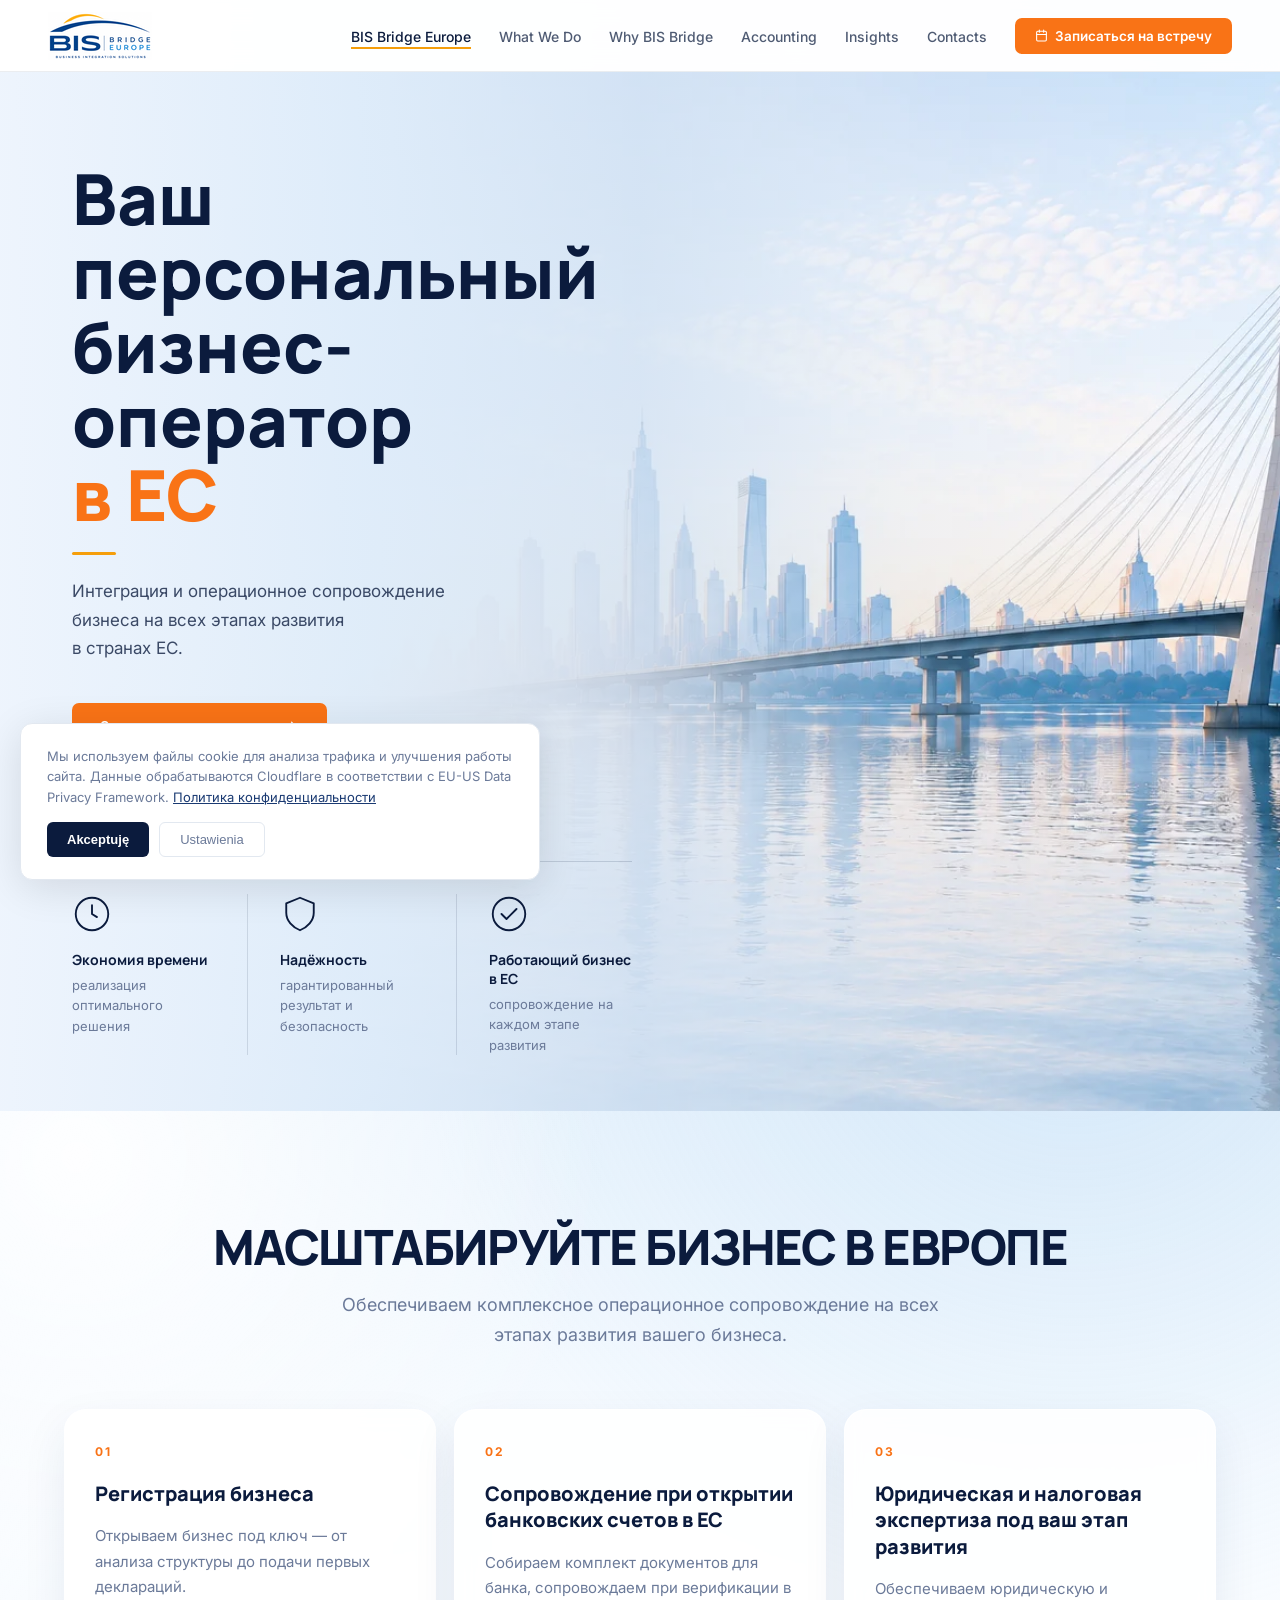
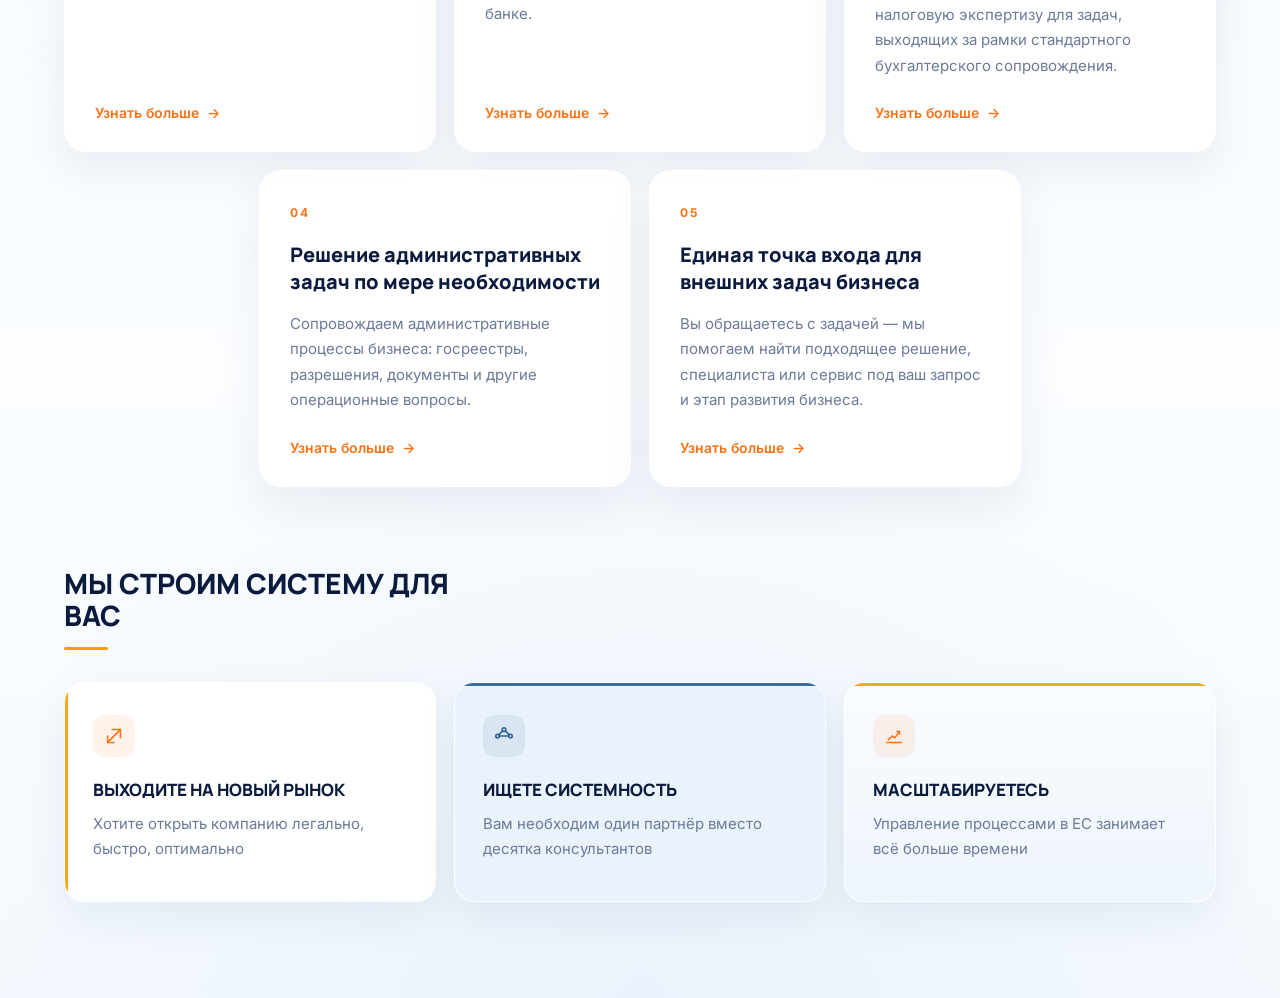
<file: index (13).html>
<!DOCTYPE html>
<html lang="ru">
<head>
  <meta charset="UTF-8">
  <meta name="viewport" content="width=device-width, initial-scale=1.0">
  <meta name="robots" content="index, follow">
  <meta name="description" content="Полный комплекс услуг по регистрации Sp. z o.o., открытию счетов в банках ЕС, юридическому и бухгалтерскому сопровождению вашей компании.">
  <title>BIS BRIDGE EUROPE | Интеграция и сопровождение бизнеса в ЕС</title>
  <link rel="canonical" href="https://bisbridge.eu/">
  <meta property="og:title" content="BIS BRIDGE EUROPE | Интеграция и сопровождение бизнеса в ЕС">
  <meta property="og:description" content="Полный комплекс услуг по регистрации Sp. z o.o., открытию счетов в банках ЕС, юридическому и бухгалтерскому сопровождению вашей компании.">
  <meta property="og:type" content="website">
  <meta property="og:url" content="https://bisbridge.eu/">
  <link rel="preconnect" href="https://fonts.googleapis.com">
  <link rel="preconnect" href="https://fonts.gstatic.com" crossorigin>
  <link href="https://fonts.googleapis.com/css2?family=Inter:wght@400;500;600&family=Manrope:wght@600;700;800&display=swap" rel="stylesheet">
  <style>
    *,*::before,*::after{box-sizing:border-box;margin:0;padding:0}
    :root{
      --navy:#0B1B3D;
      --navy2:#1A3A72;
      --orange:#F59E0B;
      --orange2:#F97316;
      --white:#fff;
      --gray:#6B7A99;
      --F:'Manrope',sans-serif;
      --B:'Inter',sans-serif;
    }
    html{scroll-behavior:smooth}
    body{font-family:var(--B);color:var(--navy);background:#fff;-webkit-font-smoothing:antialiased;overflow-x:hidden}

    /* ══ NAV ══ */
    nav{
      position:fixed;top:0;left:0;right:0;z-index:200;
      background:rgba(255,255,255,0.97);
      backdrop-filter:blur(14px);
      border-bottom:1px solid rgba(11,27,61,0.08);
      height:72px;
    }
    .nav-in{
      max-width:1320px;margin:0 auto;height:100%;
      padding:0 48px;
      display:flex;align-items:center;justify-content:space-between;
    }
    .logo{display:flex;align-items:center;text-decoration:none}
    .logo-img{height:48px;width:auto;display:block}
    .logo-top{display:flex;align-items:center;gap:8px}
    .logo-bis{font-family:var(--F);font-weight:800;font-size:24px;color:var(--navy);letter-spacing:-.01em}
    .logo-div{width:1px;height:26px;background:rgba(11,27,61,0.2)}
    .logo-right{display:flex;flex-direction:column;line-height:1.15}
    .logo-be{font-family:var(--F);font-weight:700;font-size:12px;color:var(--navy);letter-spacing:.06em}
    .logo-sub{font-size:7.5px;font-weight:500;letter-spacing:.2em;color:var(--gray);text-transform:uppercase;margin-top:4px}
    .nl{display:flex;align-items:center;gap:28px;list-style:none}
    .nl a{font-size:14px;font-weight:500;color:var(--navy);opacity:.72;text-decoration:none;transition:opacity .2s;white-space:nowrap}
    .nl a:hover,.act{opacity:1 !important}
    .act{border-bottom:2px solid var(--orange);padding-bottom:2px}
    .nav-btn{
      opacity:1 !important;
      display:inline-flex;align-items:center;gap:7px;
      background:var(--orange2);color:#fff !important;
      padding:10px 20px;border-radius:7px;
      font-size:13.5px !important;font-weight:600 !important;
      transition:background .2s !important;border-bottom:none !important;
    }
    .nav-btn:hover{background:var(--orange) !important}
    .burger{display:none;flex-direction:column;gap:5px;background:none;border:none;cursor:pointer;padding:4px}
    .burger span{display:block;width:24px;height:2px;background:var(--navy);border-radius:2px}

    /* ══ HERO — фото на весь экран ══ */
    .hero{
      position:relative;
      width:100%;
      min-height:100vh;
      padding-top:72px;
      overflow:hidden;
      background:#C8DDF0;
    }

    /* Фото — абсолютный фон */
    .hero-bg{
      position:absolute;
      inset:0;
      z-index:0;
    }
    .hero-bg img{
      width:100%;height:100%;
      object-fit:cover;
      object-position:center center;
      display:block;
    }
    /* Градиент — делает левую часть читаемой */
    .hero-bg::after{
      content:'';
      position:absolute;inset:0;
      background:linear-gradient(
        to right,
        rgba(237,244,253,0.96) 0%,
        rgba(220,235,250,0.90) 28%,
        rgba(200,220,242,0.65) 50%,
        rgba(180,205,235,0.20) 70%,
        rgba(180,205,235,0) 100%
      );
    }

    /* Контент поверх фото */
    .hero-content{
      position:relative;
      z-index:10;
      padding:90px 72px 0;
      max-width:640px;
    }

    .h1-dark{
      font-family:var(--F);
      font-size:clamp(44px,5.5vw,72px);
      font-weight:800;line-height:1.05;
      color:var(--navy);
    }
    .h1-orange{
      font-family:var(--F);
      font-size:clamp(44px,5.5vw,72px);
      font-weight:800;line-height:1.05;
      color:var(--orange2);
      margin-bottom:20px;
    }
    .rule{width:44px;height:3px;background:var(--orange);border-radius:2px;margin-bottom:22px}
    .hero-sub{
      font-size:17px;font-weight:400;
      color:var(--navy);opacity:.78;
      line-height:1.7;max-width:420px;
      margin-bottom:40px;
    }

    /* Кнопки */
    .btns{display:flex;gap:14px;flex-wrap:wrap}
    .btn-f{
      display:inline-flex;align-items:center;gap:8px;
      background:var(--orange2);color:#fff;
      padding:14px 28px;border-radius:7px;
      font-size:15px;font-weight:600;text-decoration:none;
      transition:background .2s,transform .15s;
    }
    .btn-f:hover{background:var(--orange);transform:translateY(-1px)}
    .btn-o{
      display:inline-flex;align-items:center;gap:8px;
      background:rgba(255,255,255,0.75);color:var(--navy);
      padding:14px 24px;border-radius:7px;
      font-size:15px;font-weight:500;text-decoration:none;
      border:1.5px solid rgba(11,27,61,0.22);
      backdrop-filter:blur(6px);
      transition:border-color .2s,background .2s;
    }
    .btn-o:hover{border-color:var(--navy);background:rgba(255,255,255,0.9)}
    .arr{width:15px;height:15px;stroke:currentColor;fill:none;stroke-width:2;stroke-linecap:round}

    /* ══ 3 ИКОНКИ — внизу hero поверх фото ══ */
    .pillars-wrap{
      position:relative;
      z-index:10;
      padding:48px 72px 56px;
    }
    .pillars{
      display:flex;
      gap:0;
      max-width:560px;
      border-top:1px solid rgba(11,27,61,0.15);
      padding-top:32px;
    }
    .pill{
      flex:1;
      padding-right:32px;
      border-right:1px solid rgba(11,27,61,0.12);
      margin-right:32px;
    }
    .pill:last-child{border-right:none;padding-right:0;margin-right:0}
    .pill-icon{
      width:40px;height:40px;
      margin-bottom:16px;
    }
    .pill-icon svg{
      width:40px;height:40px;
      stroke:var(--navy);fill:none;
      stroke-width:1.5;stroke-linecap:round;stroke-linejoin:round;
    }
    .pill-t{
      font-family:var(--F);
      font-size:14px;font-weight:700;
      color:var(--navy);margin-bottom:6px;
    }
    .pill-d{font-size:13px;color:var(--gray);line-height:1.55}

    /* ══ COOKIE ══ */
    .cookie{
      position:fixed;bottom:20px;left:20px;
      max-width:520px;background:#fff;
      border:1px solid #e2e8f0;border-radius:12px;
      padding:22px 26px;box-shadow:0 8px 40px rgba(0,0,0,.11);
      z-index:999;
    }
    .cookie.hidden{display:none}
    .cookie p{font-size:13px;color:var(--gray);line-height:1.6;margin-bottom:14px}
    .cookie p a{color:var(--navy2);text-decoration:underline;cursor:pointer}
    .cookie-btns{display:flex;gap:10px}
    .c-acc{background:var(--navy);color:#fff;border:none;padding:9px 20px;border-radius:6px;font-size:13px;font-weight:600;cursor:pointer;transition:background .2s}
    .c-acc:hover{background:var(--navy2)}
    .c-set{background:transparent;color:var(--gray);border:1px solid #e2e8f0;padding:9px 20px;border-radius:6px;font-size:13px;cursor:pointer}

    /* ══ MODAL ══ */
    .modal-overlay{display:none;position:fixed;inset:0;background:rgba(11,27,61,.45);z-index:1000;align-items:center;justify-content:center;padding:20px}
    .modal-overlay.open{display:flex}
    .modal{background:#fff;border-radius:14px;max-width:660px;width:100%;max-height:85vh;overflow-y:auto;padding:40px;box-shadow:0 20px 60px rgba(0,0,0,.18)}
    .modal h2{font-family:var(--F);font-size:22px;font-weight:800;color:var(--navy);margin-bottom:6px}
    .modal-sub{font-size:13px;color:var(--gray);margin-bottom:24px}
    .modal h3{font-family:var(--F);font-size:15px;font-weight:700;color:var(--navy);margin:20px 0 8px}
    .modal p,.modal li{font-size:13.5px;color:#374151;line-height:1.7}
    .modal ul{padding-left:18px;margin-top:6px}
    .modal-close{float:right;background:none;border:none;font-size:22px;color:var(--gray);cursor:pointer}

    .next{padding:80px 48px;text-align:center;color:var(--gray);font-size:13px;background:#f8fafc;border-top:1px solid #e8eef5}

/* ══ SCREEN 2 — WHAT WE DO ══ */
.s2{position:relative;overflow:hidden;padding:110px 64px 96px;background:radial-gradient(circle at 84% -10%,rgba(173,211,242,.34),transparent 34%),linear-gradient(180deg,#EAF4FD 0%,#F7FBFF 24%,#FBFDFF 58%,#F4F9FE 100%)}
.s2::before{content:"";position:absolute;inset:0;pointer-events:none;background:radial-gradient(circle at 6% 3%,rgba(255,255,255,.95),transparent 28%),radial-gradient(circle at 50% 100%,rgba(213,230,246,.32),transparent 42%)}
.s2-container{position:relative;z-index:1;width:min(1240px,100%);margin:0 auto}
.s2-intro{max-width:100%;margin-bottom:58px;text-align:center}
.s2-title{font-family:var(--F);font-size:clamp(32px,3.8vw,56px);line-height:1.05;font-weight:800;letter-spacing:-.03em;color:var(--navy);margin-bottom:18px}
.s2-sub{max-width:600px;font-size:18px;line-height:1.7;color:var(--gray);margin:0 auto}
.s2-services{display:grid;grid-template-columns:repeat(6,minmax(0,1fr));gap:18px;align-items:stretch;margin-bottom:80px}
.s2-card{grid-column:span 2;min-height:300px;display:flex;flex-direction:column;padding:34px 30px 30px;background:rgba(255,255,255,.88);border:1px solid rgba(255,255,255,.74);border-radius:22px;box-shadow:0 18px 45px rgba(25,56,104,.08);backdrop-filter:blur(8px);transition:transform .25s ease,box-shadow .25s ease,background .25s ease}
.s2-card--offset{grid-column:2 / span 2}
.s2-card:last-child{grid-column:4 / span 2}
.s2-card:hover{transform:translateY(-4px);box-shadow:0 24px 60px rgba(25,56,104,.12);background:#fff}
.s2-num{font-size:12px;font-weight:700;letter-spacing:.18em;color:var(--orange2);margin-bottom:22px}
.s2-card-title{font-family:var(--F);font-size:20px;line-height:1.32;font-weight:800;color:var(--navy);margin-bottom:16px}
.s2-card-text{font-size:15px;line-height:1.7;color:var(--gray);margin-bottom:26px}
.s2-more{margin-top:auto;align-self:flex-start;display:inline-flex;align-items:center;gap:8px;color:var(--orange2);font-size:14px;font-weight:600;text-decoration:none}
.s2-more span{display:inline-block;transition:transform .2s ease}
.s2-card:hover .s2-more span{transform:translateX(5px)}
.s2-sys-head{font-family:var(--F);font-size:28px;line-height:1.15;font-weight:800;color:var(--navy);margin-bottom:32px;max-width:400px}
.s2-sys-head::after{content:"";display:block;width:44px;height:3px;margin-top:16px;border-radius:99px;background:var(--orange)}
.s2-sys-grid{display:grid;grid-template-columns:repeat(3,minmax(0,1fr));gap:18px}
.s2-sys-item{position:relative;min-height:220px;padding:32px 28px 28px;border:1px solid rgba(255,255,255,.9);border-radius:20px;overflow:hidden;box-shadow:0 16px 40px rgba(25,56,104,.07);transition:transform .25s ease,box-shadow .25s ease}
.s2-sys-item--1{background:rgba(255,255,255,.92)}
.s2-sys-item--2{background:#EAF3FB}
.s2-sys-item--3{background:linear-gradient(180deg,#F9FCFF 0%,#EEF5FC 100%)}
.s2-sys-item::before{content:"";position:absolute;left:0;top:0;bottom:0;width:3px;background:var(--orange);opacity:.9}
.s2-sys-item--2::before{left:0;right:0;top:0;bottom:auto;width:auto;height:3px;background:#2B5D94}
.s2-sys-item--3::before{left:0;right:0;top:0;bottom:auto;width:auto;height:3px;background:var(--orange)}
.s2-sys-item:hover{transform:translateY(-3px);box-shadow:0 22px 50px rgba(25,56,104,.11)}
.s2-sys-icon{width:42px;height:42px;display:flex;align-items:center;justify-content:center;margin-bottom:22px;border-radius:12px;background:rgba(249,115,22,.09);color:var(--orange2)}
.s2-sys-icon--blue{background:rgba(43,93,148,.09);color:#2B5D94}
.s2-sys-icon svg{width:22px;height:22px;fill:none;stroke:currentColor;stroke-width:1.7;stroke-linecap:round;stroke-linejoin:round}
.s2-sys-title{font-family:var(--F);font-size:17px;line-height:1.35;font-weight:800;text-transform:uppercase;color:var(--navy);margin-bottom:10px}
.s2-sys-text{font-size:15px;line-height:1.65;color:var(--gray)}
@media(max-width:980px){.s2{padding:80px 30px 68px}.s2-services{grid-template-columns:repeat(2,minmax(0,1fr))}.s2-card,.s2-card--offset,.s2-card:last-child{grid-column:auto}.s2-sys-grid{grid-template-columns:1fr}.s2-sys-item{min-height:0;padding:26px 24px}}
@media(max-width:640px){.s2{padding:60px 20px 52px}.s2-intro{margin-bottom:32px}.s2-sub{font-size:16px}.s2-services{grid-template-columns:1fr;gap:14px;margin-bottom:48px}.s2-card{min-height:0;padding:26px 22px 24px}.s2-card-title{font-size:18px}.s2-sys-head{font-size:22px}.s2-sys-grid{gap:12px}}

    /* ══ RESPONSIVE ══ */
    @media(max-width:960px){
      .nav-in{padding:0 20px}
      .nl{display:none}
      .burger{display:flex}
      .nl.open{display:flex;flex-direction:column;position:absolute;top:72px;left:0;right:0;background:#fff;padding:20px;gap:16px;box-shadow:0 8px 24px rgba(0,0,0,.09);z-index:200}
      .hero-content{padding:48px 20px 0;max-width:100%}
      .hero-bg::after{background:linear-gradient(to bottom,rgba(237,244,253,0.92) 0%,rgba(220,235,250,0.80) 60%,rgba(200,220,242,0.55) 100%)}
      .pillars-wrap{padding:32px 20px 40px}
      .pillars{flex-direction:column;gap:0;border-top:none;max-width:100%}
      .pill{border-right:none;border-bottom:1px solid rgba(11,27,61,.1);padding:0 0 20px;margin:0 0 20px}
      .pill:last-child{border-bottom:none;margin-bottom:0}
    }
    @media(max-width:480px){
      .btns{flex-direction:column}
      .btn-f,.btn-o{justify-content:center}
      .h1-dark,.h1-orange{font-size:36px}
    }
  </style>
</head>
<body>

<!-- NAV -->
<nav id="nav">
  <div class="nav-in">
    <a href="/" class="logo">
      <img src="[data-uri]" alt="BIS Bridge Europe" class="logo-img">
    </a>

    <ul class="nl" id="nl">
      <li><a href="/" class="act">BIS Bridge Europe</a></li>
      <li><a href="#services">What We Do</a></li>
      <li><a href="#model">Why BIS Bridge</a></li>
      <li><a href="accounting.html">Accounting</a></li>
      <li><a href="blog.html">Insights</a></li>
      <li><a href="#contact">Contacts</a></li>
      <li>
        <a href="#contact" class="nav-btn">
          <svg width="13" height="13" viewBox="0 0 24 24" fill="none" stroke="currentColor" stroke-width="2" stroke-linecap="round"><rect x="3" y="4" width="18" height="18" rx="2"/><line x1="16" y1="2" x2="16" y2="6"/><line x1="8" y1="2" x2="8" y2="6"/><line x1="3" y1="10" x2="21" y2="10"/></svg>
          Записаться на встречу
        </a>
      </li>
    </ul>

    <button class="burger" id="burger" aria-label="Меню">
      <span></span><span></span><span></span>
    </button>
  </div>
</nav>

<!-- HERO -->
<section class="hero">

  <!-- Фото на весь фон -->
  <div class="hero-bg">
    <img src="[data-uri]" alt="BIS Bridge Europe" loading="eager">
  </div>

  <!-- Текст поверх -->
  <div class="hero-content">
    <div class="h1-dark">Ваш персональный<br>бизнес-оператор</div>
    <div class="h1-orange">в ЕС</div>
    <div class="rule"></div>
    <p class="hero-sub">
      Интеграция и операционное сопровождение<br>
      бизнеса на всех этапах развития<br>
      в странах ЕС.
    </p>
    <div class="btns">
      <a href="#contact" class="btn-f">
        Записаться на встречу
        <svg class="arr" viewBox="0 0 24 24"><line x1="5" y1="12" x2="19" y2="12"/><polyline points="12 5 19 12 12 19"/></svg>
      </a>
      <a href="#model" class="btn-o">
        Подробнее о нашем подходе
        <svg class="arr" viewBox="0 0 24 24"><line x1="5" y1="12" x2="19" y2="12"/><polyline points="12 5 19 12 12 19"/></svg>
      </a>
    </div>
  </div>

  <!-- Иконки внизу поверх фото -->
  <div class="pillars-wrap">
    <div class="pillars">
      <div class="pill">
        <div class="pill-icon">
          <svg viewBox="0 0 32 32" fill="none" xmlns="http://www.w3.org/2000/svg">
            <circle cx="16" cy="16" r="13" stroke="#0B1B3D" stroke-width="1.5"/>
            <polyline points="16,9 16,16 20,18.5" stroke="#0B1B3D" stroke-width="1.5" stroke-linecap="round" stroke-linejoin="round"/>
          </svg>
        </div>
        <div class="pill-t">Экономия времени</div>
        <div class="pill-d">реализация оптимального решения</div>
      </div>
      <div class="pill">
        <div class="pill-icon">
          <svg viewBox="0 0 32 32" fill="none" xmlns="http://www.w3.org/2000/svg">
            <path d="M16 3 L27 7.5 V15 C27 21.5 22 26.5 16 29 C10 26.5 5 21.5 5 15 V7.5 Z" stroke="#0B1B3D" stroke-width="1.5" stroke-linecap="round" stroke-linejoin="round"/>
          </svg>
        </div>
        <div class="pill-t">Надёжность</div>
        <div class="pill-d">гарантированный результат и безопасность</div>
      </div>
      <div class="pill">
        <div class="pill-icon">
          <svg viewBox="0 0 32 32" fill="none" xmlns="http://www.w3.org/2000/svg">
            <circle cx="16" cy="16" r="13" stroke="#0B1B3D" stroke-width="1.5"/>
            <polyline points="10,16 14,20 22,12" stroke="#0B1B3D" stroke-width="1.5" stroke-linecap="round" stroke-linejoin="round"/>
          </svg>
        </div>
        <div class="pill-t">Работающий бизнес в ЕС</div>
        <div class="pill-d">сопровождение на каждом этапе развития</div>
      </div>
      </div>
    </div>

</section>

<!-- ══ SCREEN 2 — WHAT WE DO ══ -->
<section class="s2" id="services">
  <div class="s2-container">
    <div class="s2-intro">
      <h2 class="s2-title">МАСШТАБИРУЙТЕ БИЗНЕС В ЕВРОПЕ</h2>
      <p class="s2-sub">Обеспечиваем комплексное операционное сопровождение на всех этапах развития вашего бизнеса.</p>
    </div>
    <div class="s2-services">
      <article class="s2-card">
        <div class="s2-num">01</div>
        <h3 class="s2-card-title">Регистрация бизнеса</h3>
        <p class="s2-card-text">Открываем бизнес под ключ — от анализа структуры до подачи первых деклараций.</p>
        <a class="s2-more" href="#why-bis-bridge">Узнать больше <span>→</span></a>
      </article>
      <article class="s2-card">
        <div class="s2-num">02</div>
        <h3 class="s2-card-title">Сопровождение при открытии банковских счетов в ЕС</h3>
        <p class="s2-card-text">Собираем комплект документов для банка, сопровождаем при верификации в банке.</p>
        <a class="s2-more" href="#why-bis-bridge">Узнать больше <span>→</span></a>
      </article>
      <article class="s2-card">
        <div class="s2-num">03</div>
        <h3 class="s2-card-title">Юридическая и налоговая экспертиза под ваш этап развития</h3>
        <p class="s2-card-text">Обеспечиваем юридическую и налоговую экспертизу для задач, выходящих за рамки стандартного бухгалтерского сопровождения.</p>
        <a class="s2-more" href="#why-bis-bridge">Узнать больше <span>→</span></a>
      </article>
      <article class="s2-card s2-card--offset">
        <div class="s2-num">04</div>
        <h3 class="s2-card-title">Решение административных задач по мере необходимости</h3>
        <p class="s2-card-text">Сопровождаем административные процессы бизнеса: госреестры, разрешения, документы и другие операционные вопросы.</p>
        <a class="s2-more" href="#why-bis-bridge">Узнать больше <span>→</span></a>
      </article>
      <article class="s2-card">
        <div class="s2-num">05</div>
        <h3 class="s2-card-title">Единая точка входа для внешних задач бизнеса</h3>
        <p class="s2-card-text">Вы обращаетесь с задачей — мы помогаем найти подходящее решение, специалиста или сервис под ваш запрос и этап развития бизнеса.</p>
        <a class="s2-more" href="#why-bis-bridge">Узнать больше <span>→</span></a>
      </article>
    </div>
    <div class="s2-system">
      <div class="s2-sys-head">МЫ СТРОИМ СИСТЕМУ ДЛЯ ВАС</div>
      <div class="s2-sys-grid">
        <div class="s2-sys-item s2-sys-item--1">
          <div class="s2-sys-icon" aria-hidden="true">
            <svg viewBox="0 0 24 24"><path d="M5 19L19 5"/><path d="M10 5h9v9"/><path d="M5 12v7h7"/></svg>
          </div>
          <h3 class="s2-sys-title">ВЫХОДИТЕ НА НОВЫЙ РЫНОК</h3>
          <p class="s2-sys-text">Хотите открыть компанию легально, быстро, оптимально</p>
        </div>
        <div class="s2-sys-item s2-sys-item--2">
          <div class="s2-sys-icon s2-sys-icon--blue" aria-hidden="true">
            <svg viewBox="0 0 24 24"><circle cx="5" cy="12" r="2"/><circle cx="12" cy="5" r="2"/><circle cx="19" cy="12" r="2"/><path d="M6.5 10.5L10.5 6.5"/><path d="M13.5 6.5L17.5 10.5"/><path d="M7 12h10"/></svg>
          </div>
          <h3 class="s2-sys-title">ИЩЕТЕ СИСТЕМНОСТЬ</h3>
          <p class="s2-sys-text">Вам необходим один партнёр вместо десятка консультантов</p>
        </div>
        <div class="s2-sys-item s2-sys-item--3">
          <div class="s2-sys-icon" aria-hidden="true">
            <svg viewBox="0 0 24 24"><path d="M4 19h16"/><path d="M6 16l4-4 3 2 5-7"/><path d="M15 7h3v3"/></svg>
          </div>
          <h3 class="s2-sys-title">МАСШТАБИРУЕТЕСЬ</h3>
          <p class="s2-sys-text">Управление процессами в ЕС занимает всё больше времени</p>
        </div>
      </div>
    </div>
  </div>
</section>

<!-- COOKIE -->
<div class="cookie hidden" id="cookie">
  <p>Мы используем файлы cookie для анализа трафика и улучшения работы сайта. Данные обрабатываются Cloudflare в соответствии с EU-US Data Privacy Framework. <a onclick="openPrivacy()">Политика конфиденциальности</a></p>
  <div class="cookie-btns">
    <button class="c-acc" onclick="acceptCookie()">Akceptuję</button>
    <button class="c-set" onclick="declineCookie()">Ustawienia</button>
  </div>
</div>

<!-- PRIVACY MODAL -->
<div class="modal-overlay" id="privacy-modal">
  <div class="modal">
    <button class="modal-close" onclick="closePrivacy()">✕</button>
    <h2>Polityka Prywatności</h2>
    <div class="modal-sub">RODO / GDPR · Ostatnia aktualizacja: 2025</div>
    <h3>1. Administrator danych</h3>
    <p><strong>INTEGRIA GROUP Sp. z o.o.</strong><br>NIP: 6793358307<br>ul. Zamknięta 10 lok. 1.5, 30-554 Kraków, Polska<br>E-mail: <a href="mailto:info@bisbridge.eu" style="color:#1A3A72">info@bisbridge.eu</a></p>
    <h3>2. Cel przetwarzania danych</h3>
    <ul><li>Obsługa zapytań przesłanych przez formularz kontaktowy</li><li>Przygotowanie ofert i zawarcie umów</li><li>Analiza ruchu na stronie (Cloudflare Analytics)</li></ul>
    <h3>3. Prawa użytkownika</h3>
    <ul><li>Prawo dostępu do danych</li><li>Prawo do sprostowania danych</li><li>Prawo do usunięcia danych (prawo do bycia zapomnianym)</li><li>Prawo do cofnięcia zgody w dowolnym momencie</li></ul>
    <h3>4. Przekazywanie danych</h3>
    <p>Dane mogą być przetwarzane przez Cloudflare Inc. w ramach EU-US Data Privacy Framework.</p>
    <h3>5. Kontakt</h3>
    <p><a href="mailto:info@bisbridge.eu" style="color:#1A3A72">info@bisbridge.eu</a></p>
    <div style="margin-top:28px;text-align:right">
      <button onclick="closePrivacy()" style="background:#0B1B3D;color:#fff;border:none;padding:10px 24px;border-radius:6px;font-size:14px;font-weight:600;cursor:pointer">Zamknij</button>
    </div>
  </div>
</div>

<script>
  document.getElementById('burger').addEventListener('click',()=>document.getElementById('nl').classList.toggle('open'));
  window.addEventListener('scroll',()=>{document.getElementById('nav').style.boxShadow=scrollY>10?'0 2px 16px rgba(0,0,0,.07)':'none'});
  if(!localStorage.getItem('cookie-ok')){setTimeout(()=>document.getElementById('cookie').classList.remove('hidden'),1500)}
  function acceptCookie(){localStorage.setItem('cookie-ok','1');document.getElementById('cookie').classList.add('hidden')}
  function declineCookie(){localStorage.setItem('cookie-ok','0');document.getElementById('cookie').classList.add('hidden')}
  function openPrivacy(){document.getElementById('privacy-modal').classList.add('open')}
  function closePrivacy(){document.getElementById('privacy-modal').classList.remove('open')}
  document.getElementById('privacy-modal').addEventListener('click',function(e){if(e.target===this)closePrivacy()});
</script>
</body>
</html>
</file>
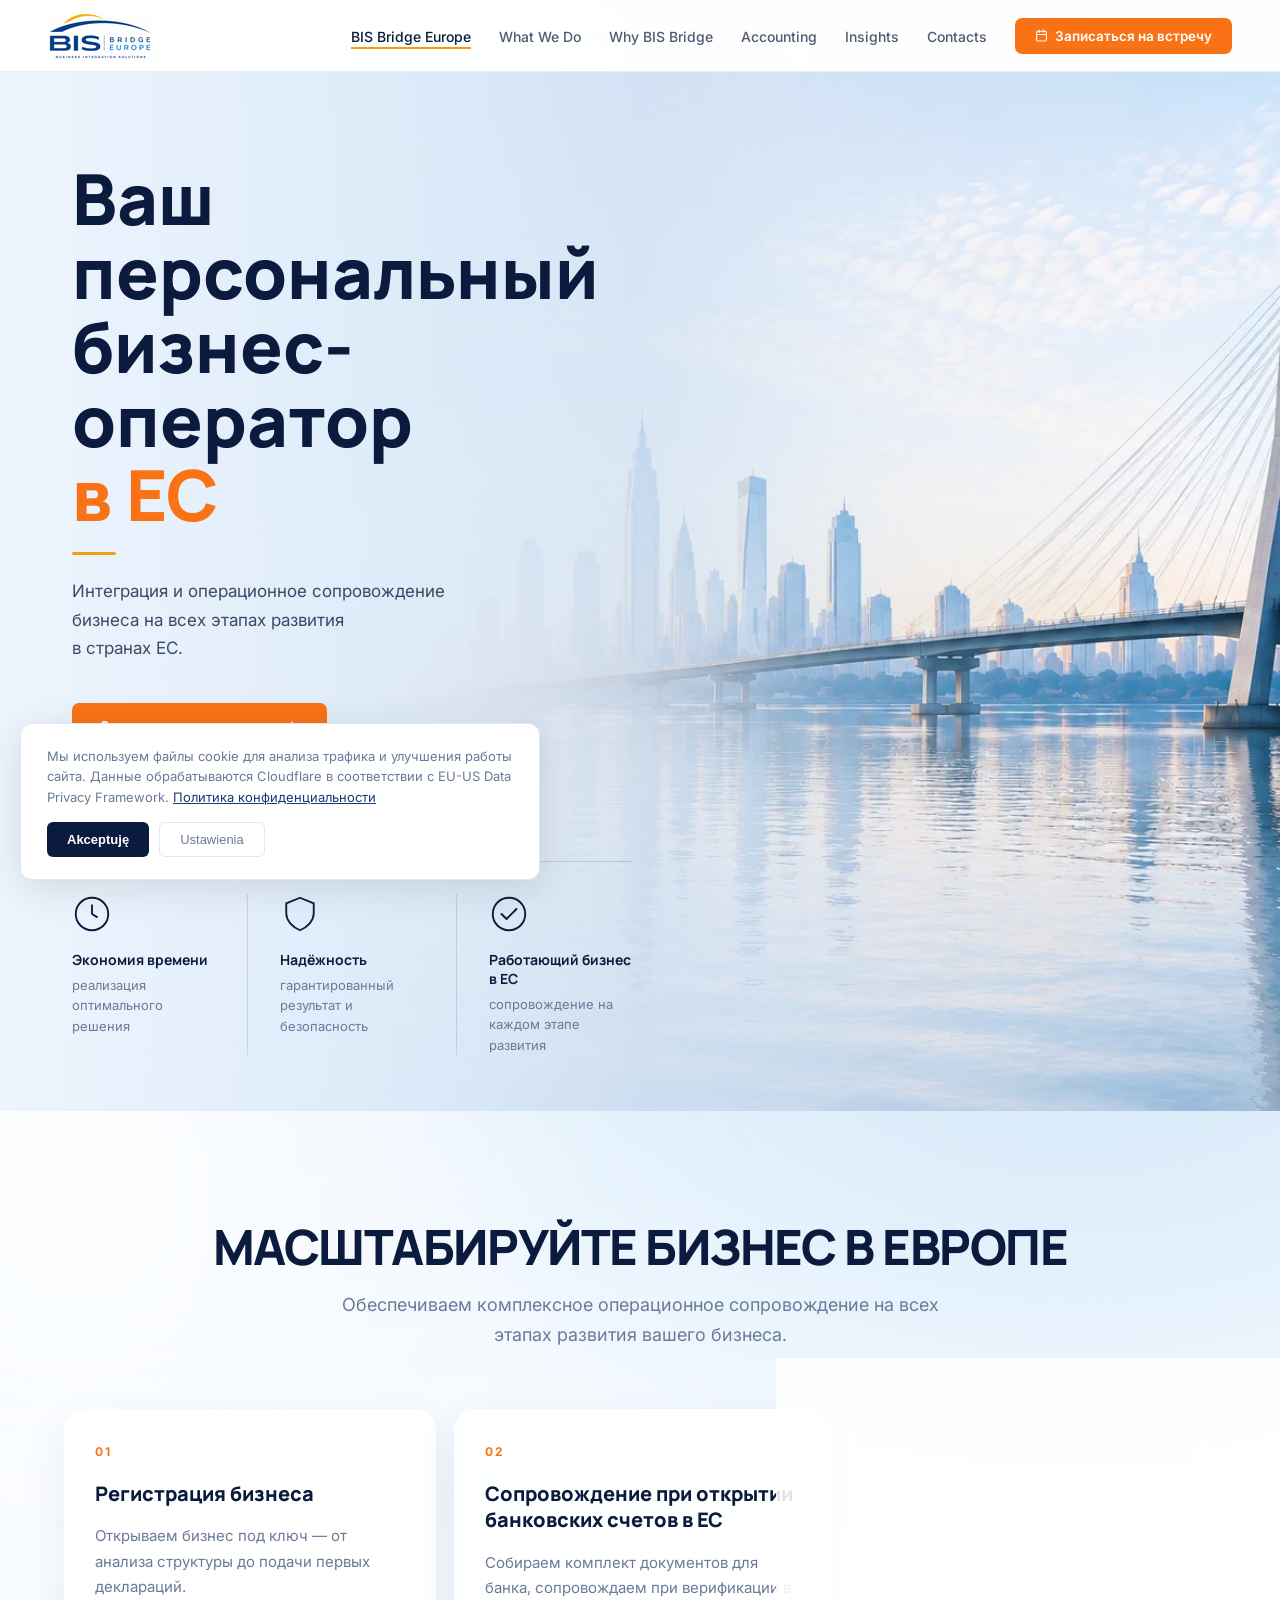
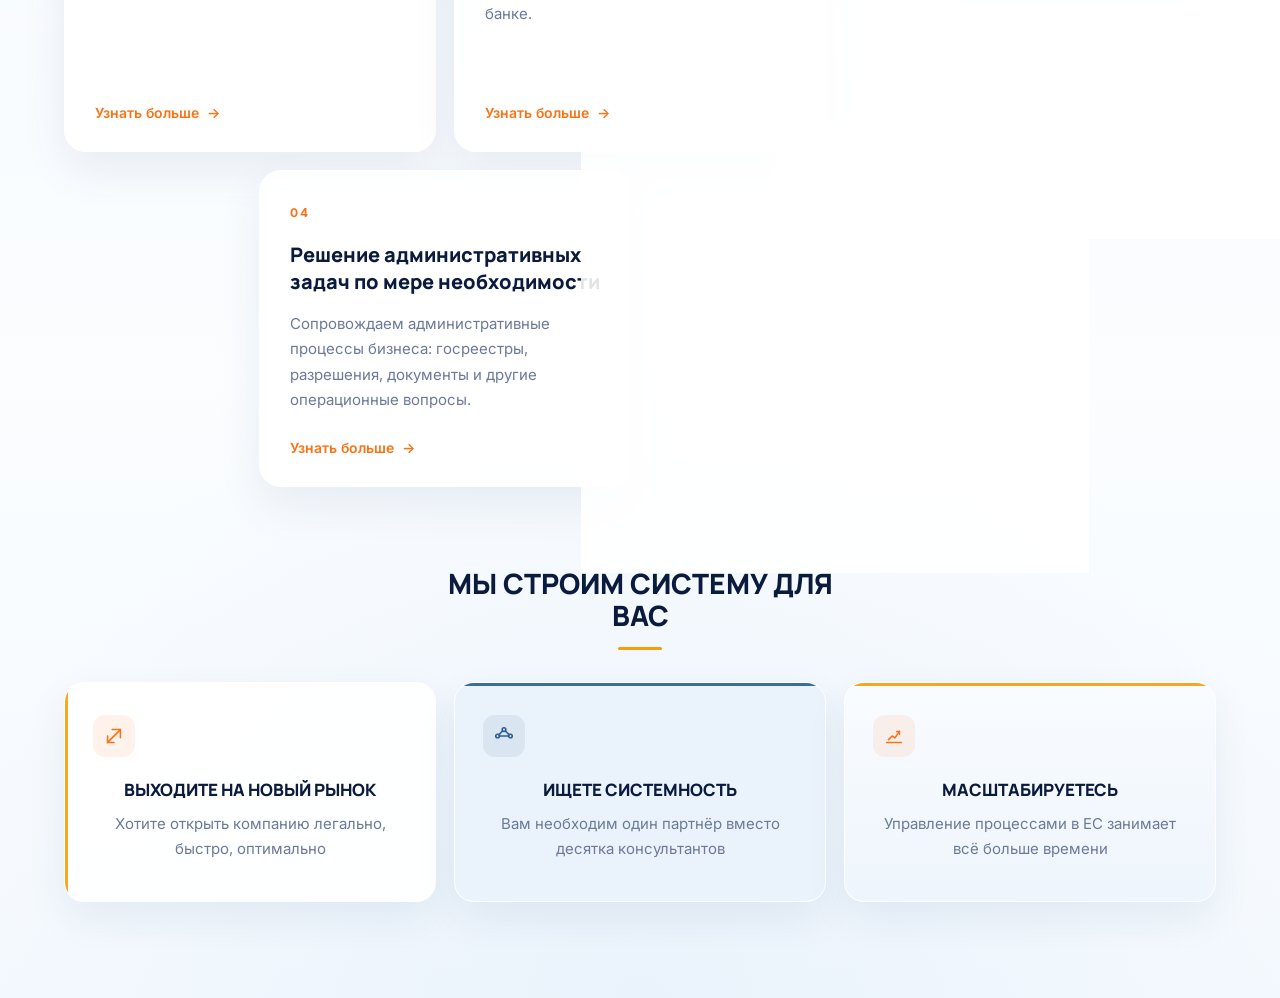
<file: index (14).html>
<!DOCTYPE html>
<html lang="ru">
<head>
  <meta charset="UTF-8">
  <meta name="viewport" content="width=device-width, initial-scale=1.0">
  <meta name="robots" content="index, follow">
  <meta name="description" content="Полный комплекс услуг по регистрации Sp. z o.o., открытию счетов в банках ЕС, юридическому и бухгалтерскому сопровождению вашей компании.">
  <title>BIS BRIDGE EUROPE | Интеграция и сопровождение бизнеса в ЕС</title>
  <link rel="canonical" href="https://bisbridge.eu/">
  <meta property="og:title" content="BIS BRIDGE EUROPE | Интеграция и сопровождение бизнеса в ЕС">
  <meta property="og:description" content="Полный комплекс услуг по регистрации Sp. z o.o., открытию счетов в банках ЕС, юридическому и бухгалтерскому сопровождению вашей компании.">
  <meta property="og:type" content="website">
  <meta property="og:url" content="https://bisbridge.eu/">
  <link rel="preconnect" href="https://fonts.googleapis.com">
  <link rel="preconnect" href="https://fonts.gstatic.com" crossorigin>
  <link href="https://fonts.googleapis.com/css2?family=Inter:wght@400;500;600&family=Manrope:wght@600;700;800&display=swap" rel="stylesheet">
  <style>
    *,*::before,*::after{box-sizing:border-box;margin:0;padding:0}
    :root{
      --navy:#0B1B3D;
      --navy2:#1A3A72;
      --orange:#F59E0B;
      --orange2:#F97316;
      --white:#fff;
      --gray:#6B7A99;
      --F:'Manrope',sans-serif;
      --B:'Inter',sans-serif;
    }
    html{scroll-behavior:smooth}
    body{font-family:var(--B);color:var(--navy);background:#fff;-webkit-font-smoothing:antialiased;overflow-x:hidden}

    /* ══ NAV ══ */
    nav{
      position:fixed;top:0;left:0;right:0;z-index:200;
      background:rgba(255,255,255,0.97);
      backdrop-filter:blur(14px);
      border-bottom:1px solid rgba(11,27,61,0.08);
      height:72px;
    }
    .nav-in{
      max-width:1320px;margin:0 auto;height:100%;
      padding:0 48px;
      display:flex;align-items:center;justify-content:space-between;
    }
    .logo{display:flex;align-items:center;text-decoration:none}
    .logo-img{height:48px;width:auto;display:block}
    .logo-top{display:flex;align-items:center;gap:8px}
    .logo-bis{font-family:var(--F);font-weight:800;font-size:24px;color:var(--navy);letter-spacing:-.01em}
    .logo-div{width:1px;height:26px;background:rgba(11,27,61,0.2)}
    .logo-right{display:flex;flex-direction:column;line-height:1.15}
    .logo-be{font-family:var(--F);font-weight:700;font-size:12px;color:var(--navy);letter-spacing:.06em}
    .logo-sub{font-size:7.5px;font-weight:500;letter-spacing:.2em;color:var(--gray);text-transform:uppercase;margin-top:4px}
    .nl{display:flex;align-items:center;gap:28px;list-style:none}
    .nl a{font-size:14px;font-weight:500;color:var(--navy);opacity:.72;text-decoration:none;transition:opacity .2s;white-space:nowrap}
    .nl a:hover,.act{opacity:1 !important}
    .act{border-bottom:2px solid var(--orange);padding-bottom:2px}
    .nav-btn{
      opacity:1 !important;
      display:inline-flex;align-items:center;gap:7px;
      background:var(--orange2);color:#fff !important;
      padding:10px 20px;border-radius:7px;
      font-size:13.5px !important;font-weight:600 !important;
      transition:background .2s !important;border-bottom:none !important;
    }
    .nav-btn:hover{background:var(--orange) !important}
    .burger{display:none;flex-direction:column;gap:5px;background:none;border:none;cursor:pointer;padding:4px}
    .burger span{display:block;width:24px;height:2px;background:var(--navy);border-radius:2px}

    /* ══ HERO — фото на весь экран ══ */
    .hero{
      position:relative;
      width:100%;
      min-height:100vh;
      padding-top:72px;
      overflow:hidden;
      background:#C8DDF0;
    }

    /* Фото — абсолютный фон */
    .hero-bg{
      position:absolute;
      inset:0;
      z-index:0;
    }
    .hero-bg img{
      width:100%;height:100%;
      object-fit:cover;
      object-position:center center;
      display:block;
    }
    /* Градиент — делает левую часть читаемой */
    .hero-bg::after{
      content:'';
      position:absolute;inset:0;
      background:linear-gradient(
        to right,
        rgba(237,244,253,0.96) 0%,
        rgba(220,235,250,0.90) 28%,
        rgba(200,220,242,0.65) 50%,
        rgba(180,205,235,0.20) 70%,
        rgba(180,205,235,0) 100%
      );
    }

    /* Контент поверх фото */
    .hero-content{
      position:relative;
      z-index:10;
      padding:90px 72px 0;
      max-width:640px;
    }

    .h1-dark{
      font-family:var(--F);
      font-size:clamp(44px,5.5vw,72px);
      font-weight:800;line-height:1.05;
      color:var(--navy);
    }
    .h1-orange{
      font-family:var(--F);
      font-size:clamp(44px,5.5vw,72px);
      font-weight:800;line-height:1.05;
      color:var(--orange2);
      margin-bottom:20px;
    }
    .rule{width:44px;height:3px;background:var(--orange);border-radius:2px;margin-bottom:22px}
    .hero-sub{
      font-size:17px;font-weight:400;
      color:var(--navy);opacity:.78;
      line-height:1.7;max-width:420px;
      margin-bottom:40px;
    }

    /* Кнопки */
    .btns{display:flex;gap:14px;flex-wrap:wrap}
    .btn-f{
      display:inline-flex;align-items:center;gap:8px;
      background:var(--orange2);color:#fff;
      padding:14px 28px;border-radius:7px;
      font-size:15px;font-weight:600;text-decoration:none;
      transition:background .2s,transform .15s;
    }
    .btn-f:hover{background:var(--orange);transform:translateY(-1px)}
    .btn-o{
      display:inline-flex;align-items:center;gap:8px;
      background:rgba(255,255,255,0.75);color:var(--navy);
      padding:14px 24px;border-radius:7px;
      font-size:15px;font-weight:500;text-decoration:none;
      border:1.5px solid rgba(11,27,61,0.22);
      backdrop-filter:blur(6px);
      transition:border-color .2s,background .2s;
    }
    .btn-o:hover{border-color:var(--navy);background:rgba(255,255,255,0.9)}
    .arr{width:15px;height:15px;stroke:currentColor;fill:none;stroke-width:2;stroke-linecap:round}

    /* ══ 3 ИКОНКИ — внизу hero поверх фото ══ */
    .pillars-wrap{
      position:relative;
      z-index:10;
      padding:48px 72px 56px;
    }
    .pillars{
      display:flex;
      gap:0;
      max-width:560px;
      border-top:1px solid rgba(11,27,61,0.15);
      padding-top:32px;
    }
    .pill{
      flex:1;
      padding-right:32px;
      border-right:1px solid rgba(11,27,61,0.12);
      margin-right:32px;
    }
    .pill:last-child{border-right:none;padding-right:0;margin-right:0}
    .pill-icon{
      width:40px;height:40px;
      margin-bottom:16px;
    }
    .pill-icon svg{
      width:40px;height:40px;
      stroke:var(--navy);fill:none;
      stroke-width:1.5;stroke-linecap:round;stroke-linejoin:round;
    }
    .pill-t{
      font-family:var(--F);
      font-size:14px;font-weight:700;
      color:var(--navy);margin-bottom:6px;
    }
    .pill-d{font-size:13px;color:var(--gray);line-height:1.55}

    /* ══ COOKIE ══ */
    .cookie{
      position:fixed;bottom:20px;left:20px;
      max-width:520px;background:#fff;
      border:1px solid #e2e8f0;border-radius:12px;
      padding:22px 26px;box-shadow:0 8px 40px rgba(0,0,0,.11);
      z-index:999;
    }
    .cookie.hidden{display:none}
    .cookie p{font-size:13px;color:var(--gray);line-height:1.6;margin-bottom:14px}
    .cookie p a{color:var(--navy2);text-decoration:underline;cursor:pointer}
    .cookie-btns{display:flex;gap:10px}
    .c-acc{background:var(--navy);color:#fff;border:none;padding:9px 20px;border-radius:6px;font-size:13px;font-weight:600;cursor:pointer;transition:background .2s}
    .c-acc:hover{background:var(--navy2)}
    .c-set{background:transparent;color:var(--gray);border:1px solid #e2e8f0;padding:9px 20px;border-radius:6px;font-size:13px;cursor:pointer}

    /* ══ MODAL ══ */
    .modal-overlay{display:none;position:fixed;inset:0;background:rgba(11,27,61,.45);z-index:1000;align-items:center;justify-content:center;padding:20px}
    .modal-overlay.open{display:flex}
    .modal{background:#fff;border-radius:14px;max-width:660px;width:100%;max-height:85vh;overflow-y:auto;padding:40px;box-shadow:0 20px 60px rgba(0,0,0,.18)}
    .modal h2{font-family:var(--F);font-size:22px;font-weight:800;color:var(--navy);margin-bottom:6px}
    .modal-sub{font-size:13px;color:var(--gray);margin-bottom:24px}
    .modal h3{font-family:var(--F);font-size:15px;font-weight:700;color:var(--navy);margin:20px 0 8px}
    .modal p,.modal li{font-size:13.5px;color:#374151;line-height:1.7}
    .modal ul{padding-left:18px;margin-top:6px}
    .modal-close{float:right;background:none;border:none;font-size:22px;color:var(--gray);cursor:pointer}

    .next{padding:80px 48px;text-align:center;color:var(--gray);font-size:13px;background:#f8fafc;border-top:1px solid #e8eef5}

/* ══ SCREEN 2 — WHAT WE DO ══ */
.s2{position:relative;overflow:hidden;padding:110px 64px 96px;background:radial-gradient(circle at 84% -10%,rgba(173,211,242,.34),transparent 34%),linear-gradient(180deg,#EAF4FD 0%,#F7FBFF 24%,#FBFDFF 58%,#F4F9FE 100%)}
.s2::before{content:"";position:absolute;inset:0;pointer-events:none;background:radial-gradient(circle at 6% 3%,rgba(255,255,255,.95),transparent 28%),radial-gradient(circle at 50% 100%,rgba(213,230,246,.32),transparent 42%)}
.s2-container{position:relative;z-index:1;width:min(1240px,100%);margin:0 auto}
.s2-intro{max-width:100%;margin-bottom:58px;text-align:center}
.s2-title{font-family:var(--F);font-size:clamp(32px,3.8vw,56px);line-height:1.05;font-weight:800;letter-spacing:-.03em;color:var(--navy);margin-bottom:18px}
.s2-sub{max-width:600px;font-size:18px;line-height:1.7;color:var(--gray);margin:0 auto}
.s2-services{display:grid;grid-template-columns:repeat(6,minmax(0,1fr));gap:18px;align-items:stretch;margin-bottom:80px}
.s2-card{grid-column:span 2;min-height:300px;display:flex;flex-direction:column;padding:34px 30px 30px;background:rgba(255,255,255,.88);border:1px solid rgba(255,255,255,.74);border-radius:22px;box-shadow:0 18px 45px rgba(25,56,104,.08);backdrop-filter:blur(8px);transition:transform .25s ease,box-shadow .25s ease,background .25s ease}
.s2-card--offset{grid-column:2 / span 2}
.s2-card:last-child{grid-column:4 / span 2}
.s2-card:hover{transform:translateY(-4px);box-shadow:0 24px 60px rgba(25,56,104,.12);background:#fff}
.s2-num{font-size:12px;font-weight:700;letter-spacing:.18em;color:var(--orange2);margin-bottom:22px}
.s2-card-title{font-family:var(--F);font-size:20px;line-height:1.32;font-weight:800;color:var(--navy);margin-bottom:16px}
.s2-card-text{font-size:15px;line-height:1.7;color:var(--gray);margin-bottom:26px}
.s2-more{margin-top:auto;align-self:flex-start;display:inline-flex;align-items:center;gap:8px;color:var(--orange2);font-size:14px;font-weight:600;text-decoration:none}
.s2-more span{display:inline-block;transition:transform .2s ease}
.s2-card:hover .s2-more span{transform:translateX(5px)}
.s2-system{text-align:center}
.s2-sys-head{font-family:var(--F);font-size:28px;line-height:1.15;font-weight:800;color:var(--navy);margin-bottom:32px;max-width:400px;margin-left:auto;margin-right:auto}
.s2-sys-head::after{content:"";display:block;width:44px;height:3px;margin-top:16px;border-radius:99px;background:var(--orange);margin-left:auto;margin-right:auto}
.s2-sys-grid{display:grid;grid-template-columns:repeat(3,minmax(0,1fr));gap:18px}
.s2-sys-item{position:relative;min-height:220px;padding:32px 28px 28px;border:1px solid rgba(255,255,255,.9);border-radius:20px;overflow:hidden;box-shadow:0 16px 40px rgba(25,56,104,.07);transition:transform .25s ease,box-shadow .25s ease}
.s2-sys-item--1{background:rgba(255,255,255,.92)}
.s2-sys-item--2{background:#EAF3FB}
.s2-sys-item--3{background:linear-gradient(180deg,#F9FCFF 0%,#EEF5FC 100%)}
.s2-sys-item::before{content:"";position:absolute;left:0;top:0;bottom:0;width:3px;background:var(--orange);opacity:.9}
.s2-sys-item--2::before{left:0;right:0;top:0;bottom:auto;width:auto;height:3px;background:#2B5D94}
.s2-sys-item--3::before{left:0;right:0;top:0;bottom:auto;width:auto;height:3px;background:var(--orange)}
.s2-sys-item:hover{transform:translateY(-3px);box-shadow:0 22px 50px rgba(25,56,104,.11)}
.s2-sys-icon{width:42px;height:42px;display:flex;align-items:center;justify-content:center;margin-bottom:22px;border-radius:12px;background:rgba(249,115,22,.09);color:var(--orange2)}
.s2-sys-icon--blue{background:rgba(43,93,148,.09);color:#2B5D94}
.s2-sys-icon svg{width:22px;height:22px;fill:none;stroke:currentColor;stroke-width:1.7;stroke-linecap:round;stroke-linejoin:round}
.s2-sys-title{font-family:var(--F);font-size:17px;line-height:1.35;font-weight:800;text-transform:uppercase;color:var(--navy);margin-bottom:10px}
.s2-sys-text{font-size:15px;line-height:1.65;color:var(--gray)}
@media(max-width:980px){.s2{padding:80px 30px 68px}.s2-services{grid-template-columns:repeat(2,minmax(0,1fr))}.s2-card,.s2-card--offset,.s2-card:last-child{grid-column:auto}.s2-sys-grid{grid-template-columns:1fr}.s2-sys-item{min-height:0;padding:26px 24px}}
@media(max-width:640px){.s2{padding:60px 20px 52px}.s2-intro{margin-bottom:32px}.s2-sub{font-size:16px}.s2-services{grid-template-columns:1fr;gap:14px;margin-bottom:48px}.s2-card{min-height:0;padding:26px 22px 24px}.s2-card-title{font-size:18px}.s2-sys-head{font-size:22px}.s2-sys-grid{gap:12px}}

    /* ══ RESPONSIVE ══ */
    @media(max-width:960px){
      .nav-in{padding:0 20px}
      .nl{display:none}
      .burger{display:flex}
      .nl.open{display:flex;flex-direction:column;position:absolute;top:72px;left:0;right:0;background:#fff;padding:20px;gap:16px;box-shadow:0 8px 24px rgba(0,0,0,.09);z-index:200}
      .hero-content{padding:48px 20px 0;max-width:100%}
      .hero-bg::after{background:linear-gradient(to bottom,rgba(237,244,253,0.92) 0%,rgba(220,235,250,0.80) 60%,rgba(200,220,242,0.55) 100%)}
      .pillars-wrap{padding:32px 20px 40px}
      .pillars{flex-direction:column;gap:0;border-top:none;max-width:100%}
      .pill{border-right:none;border-bottom:1px solid rgba(11,27,61,.1);padding:0 0 20px;margin:0 0 20px}
      .pill:last-child{border-bottom:none;margin-bottom:0}
    }
    @media(max-width:480px){
      .btns{flex-direction:column}
      .btn-f,.btn-o{justify-content:center}
      .h1-dark,.h1-orange{font-size:36px}
    }
  </style>
</head>
<body>

<!-- NAV -->
<nav id="nav">
  <div class="nav-in">
    <a href="/" class="logo">
      <img src="[data-uri]" alt="BIS Bridge Europe" class="logo-img">
    </a>

    <ul class="nl" id="nl">
      <li><a href="/" class="act">BIS Bridge Europe</a></li>
      <li><a href="#services">What We Do</a></li>
      <li><a href="#model">Why BIS Bridge</a></li>
      <li><a href="accounting.html">Accounting</a></li>
      <li><a href="blog.html">Insights</a></li>
      <li><a href="#contact">Contacts</a></li>
      <li>
        <a href="#contact" class="nav-btn">
          <svg width="13" height="13" viewBox="0 0 24 24" fill="none" stroke="currentColor" stroke-width="2" stroke-linecap="round"><rect x="3" y="4" width="18" height="18" rx="2"/><line x1="16" y1="2" x2="16" y2="6"/><line x1="8" y1="2" x2="8" y2="6"/><line x1="3" y1="10" x2="21" y2="10"/></svg>
          Записаться на встречу
        </a>
      </li>
    </ul>

    <button class="burger" id="burger" aria-label="Меню">
      <span></span><span></span><span></span>
    </button>
  </div>
</nav>

<!-- HERO -->
<section class="hero">

  <!-- Фото на весь фон -->
  <div class="hero-bg">
    <img src="[data-uri]" alt="BIS Bridge Europe" loading="eager">
  </div>

  <!-- Текст поверх -->
  <div class="hero-content">
    <div class="h1-dark">Ваш персональный<br>бизнес-оператор</div>
    <div class="h1-orange">в ЕС</div>
    <div class="rule"></div>
    <p class="hero-sub">
      Интеграция и операционное сопровождение<br>
      бизнеса на всех этапах развития<br>
      в странах ЕС.
    </p>
    <div class="btns">
      <a href="#contact" class="btn-f">
        Записаться на встречу
        <svg class="arr" viewBox="0 0 24 24"><line x1="5" y1="12" x2="19" y2="12"/><polyline points="12 5 19 12 12 19"/></svg>
      </a>
      <a href="#model" class="btn-o">
        Подробнее о нашем подходе
        <svg class="arr" viewBox="0 0 24 24"><line x1="5" y1="12" x2="19" y2="12"/><polyline points="12 5 19 12 12 19"/></svg>
      </a>
    </div>
  </div>

  <!-- Иконки внизу поверх фото -->
  <div class="pillars-wrap">
    <div class="pillars">
      <div class="pill">
        <div class="pill-icon">
          <svg viewBox="0 0 32 32" fill="none" xmlns="http://www.w3.org/2000/svg">
            <circle cx="16" cy="16" r="13" stroke="#0B1B3D" stroke-width="1.5"/>
            <polyline points="16,9 16,16 20,18.5" stroke="#0B1B3D" stroke-width="1.5" stroke-linecap="round" stroke-linejoin="round"/>
          </svg>
        </div>
        <div class="pill-t">Экономия времени</div>
        <div class="pill-d">реализация оптимального решения</div>
      </div>
      <div class="pill">
        <div class="pill-icon">
          <svg viewBox="0 0 32 32" fill="none" xmlns="http://www.w3.org/2000/svg">
            <path d="M16 3 L27 7.5 V15 C27 21.5 22 26.5 16 29 C10 26.5 5 21.5 5 15 V7.5 Z" stroke="#0B1B3D" stroke-width="1.5" stroke-linecap="round" stroke-linejoin="round"/>
          </svg>
        </div>
        <div class="pill-t">Надёжность</div>
        <div class="pill-d">гарантированный результат и безопасность</div>
      </div>
      <div class="pill">
        <div class="pill-icon">
          <svg viewBox="0 0 32 32" fill="none" xmlns="http://www.w3.org/2000/svg">
            <circle cx="16" cy="16" r="13" stroke="#0B1B3D" stroke-width="1.5"/>
            <polyline points="10,16 14,20 22,12" stroke="#0B1B3D" stroke-width="1.5" stroke-linecap="round" stroke-linejoin="round"/>
          </svg>
        </div>
        <div class="pill-t">Работающий бизнес в ЕС</div>
        <div class="pill-d">сопровождение на каждом этапе развития</div>
      </div>
      </div>
    </div>

</section>

<!-- ══ SCREEN 2 — WHAT WE DO ══ -->
<section class="s2" id="services">
  <div class="s2-container">
    <div class="s2-intro">
      <h2 class="s2-title">МАСШТАБИРУЙТЕ БИЗНЕС В ЕВРОПЕ</h2>
      <p class="s2-sub">Обеспечиваем комплексное операционное сопровождение на всех этапах развития вашего бизнеса.</p>
    </div>
    <div class="s2-services">
      <article class="s2-card">
        <div class="s2-num">01</div>
        <h3 class="s2-card-title">Регистрация бизнеса</h3>
        <p class="s2-card-text">Открываем бизнес под ключ — от анализа структуры до подачи первых деклараций.</p>
        <a class="s2-more" href="#why-bis-bridge">Узнать больше <span>→</span></a>
      </article>
      <article class="s2-card">
        <div class="s2-num">02</div>
        <h3 class="s2-card-title">Сопровождение при открытии банковских счетов в ЕС</h3>
        <p class="s2-card-text">Собираем комплект документов для банка, сопровождаем при верификации в банке.</p>
        <a class="s2-more" href="#why-bis-bridge">Узнать больше <span>→</span></a>
      </article>
      <article class="s2-card">
        <div class="s2-num">03</div>
        <h3 class="s2-card-title">Юридическая и налоговая экспертиза под ваш этап развития</h3>
        <p class="s2-card-text">Обеспечиваем юридическую и налоговую экспертизу для задач, выходящих за рамки стандартного бухгалтерского сопровождения.</p>
        <a class="s2-more" href="#why-bis-bridge">Узнать больше <span>→</span></a>
      </article>
      <article class="s2-card s2-card--offset">
        <div class="s2-num">04</div>
        <h3 class="s2-card-title">Решение административных задач по мере необходимости</h3>
        <p class="s2-card-text">Сопровождаем административные процессы бизнеса: госреестры, разрешения, документы и другие операционные вопросы.</p>
        <a class="s2-more" href="#why-bis-bridge">Узнать больше <span>→</span></a>
      </article>
      <article class="s2-card">
        <div class="s2-num">05</div>
        <h3 class="s2-card-title">Единая точка входа для внешних задач бизнеса</h3>
        <p class="s2-card-text">Вы обращаетесь с задачей — мы помогаем найти подходящее решение, специалиста или сервис под ваш запрос и этап развития бизнеса.</p>
        <a class="s2-more" href="#why-bis-bridge">Узнать больше <span>→</span></a>
      </article>
    </div>
    <div class="s2-system">
      <div class="s2-sys-head">МЫ СТРОИМ СИСТЕМУ ДЛЯ ВАС</div>
      <div class="s2-sys-grid">
        <div class="s2-sys-item s2-sys-item--1">
          <div class="s2-sys-icon" aria-hidden="true">
            <svg viewBox="0 0 24 24"><path d="M5 19L19 5"/><path d="M10 5h9v9"/><path d="M5 12v7h7"/></svg>
          </div>
          <h3 class="s2-sys-title">ВЫХОДИТЕ НА НОВЫЙ РЫНОК</h3>
          <p class="s2-sys-text">Хотите открыть компанию легально, быстро, оптимально</p>
        </div>
        <div class="s2-sys-item s2-sys-item--2">
          <div class="s2-sys-icon s2-sys-icon--blue" aria-hidden="true">
            <svg viewBox="0 0 24 24"><circle cx="5" cy="12" r="2"/><circle cx="12" cy="5" r="2"/><circle cx="19" cy="12" r="2"/><path d="M6.5 10.5L10.5 6.5"/><path d="M13.5 6.5L17.5 10.5"/><path d="M7 12h10"/></svg>
          </div>
          <h3 class="s2-sys-title">ИЩЕТЕ СИСТЕМНОСТЬ</h3>
          <p class="s2-sys-text">Вам необходим один партнёр вместо десятка консультантов</p>
        </div>
        <div class="s2-sys-item s2-sys-item--3">
          <div class="s2-sys-icon" aria-hidden="true">
            <svg viewBox="0 0 24 24"><path d="M4 19h16"/><path d="M6 16l4-4 3 2 5-7"/><path d="M15 7h3v3"/></svg>
          </div>
          <h3 class="s2-sys-title">МАСШТАБИРУЕТЕСЬ</h3>
          <p class="s2-sys-text">Управление процессами в ЕС занимает всё больше времени</p>
        </div>
      </div>
    </div>
  </div>
</section>

<!-- COOKIE -->
<div class="cookie hidden" id="cookie">
  <p>Мы используем файлы cookie для анализа трафика и улучшения работы сайта. Данные обрабатываются Cloudflare в соответствии с EU-US Data Privacy Framework. <a onclick="openPrivacy()">Политика конфиденциальности</a></p>
  <div class="cookie-btns">
    <button class="c-acc" onclick="acceptCookie()">Akceptuję</button>
    <button class="c-set" onclick="declineCookie()">Ustawienia</button>
  </div>
</div>

<!-- PRIVACY MODAL -->
<div class="modal-overlay" id="privacy-modal">
  <div class="modal">
    <button class="modal-close" onclick="closePrivacy()">✕</button>
    <h2>Polityka Prywatności</h2>
    <div class="modal-sub">RODO / GDPR · Ostatnia aktualizacja: 2025</div>
    <h3>1. Administrator danych</h3>
    <p><strong>INTEGRIA GROUP Sp. z o.o.</strong><br>NIP: 6793358307<br>ul. Zamknięta 10 lok. 1.5, 30-554 Kraków, Polska<br>E-mail: <a href="mailto:info@bisbridge.eu" style="color:#1A3A72">info@bisbridge.eu</a></p>
    <h3>2. Cel przetwarzania danych</h3>
    <ul><li>Obsługa zapytań przesłanych przez formularz kontaktowy</li><li>Przygotowanie ofert i zawarcie umów</li><li>Analiza ruchu na stronie (Cloudflare Analytics)</li></ul>
    <h3>3. Prawa użytkownika</h3>
    <ul><li>Prawo dostępu do danych</li><li>Prawo do sprostowania danych</li><li>Prawo do usunięcia danych (prawo do bycia zapomnianym)</li><li>Prawo do cofnięcia zgody w dowolnym momencie</li></ul>
    <h3>4. Przekazywanie danych</h3>
    <p>Dane mogą być przetwarzane przez Cloudflare Inc. w ramach EU-US Data Privacy Framework.</p>
    <h3>5. Kontakt</h3>
    <p><a href="mailto:info@bisbridge.eu" style="color:#1A3A72">info@bisbridge.eu</a></p>
    <div style="margin-top:28px;text-align:right">
      <button onclick="closePrivacy()" style="background:#0B1B3D;color:#fff;border:none;padding:10px 24px;border-radius:6px;font-size:14px;font-weight:600;cursor:pointer">Zamknij</button>
    </div>
  </div>
</div>

<script>
  document.getElementById('burger').addEventListener('click',()=>document.getElementById('nl').classList.toggle('open'));
  window.addEventListener('scroll',()=>{document.getElementById('nav').style.boxShadow=scrollY>10?'0 2px 16px rgba(0,0,0,.07)':'none'});
  if(!localStorage.getItem('cookie-ok')){setTimeout(()=>document.getElementById('cookie').classList.remove('hidden'),1500)}
  function acceptCookie(){localStorage.setItem('cookie-ok','1');document.getElementById('cookie').classList.add('hidden')}
  function declineCookie(){localStorage.setItem('cookie-ok','0');document.getElementById('cookie').classList.add('hidden')}
  function openPrivacy(){document.getElementById('privacy-modal').classList.add('open')}
  function closePrivacy(){document.getElementById('privacy-modal').classList.remove('open')}
  document.getElementById('privacy-modal').addEventListener('click',function(e){if(e.target===this)closePrivacy()});
</script>
</body>
</html>
</file>
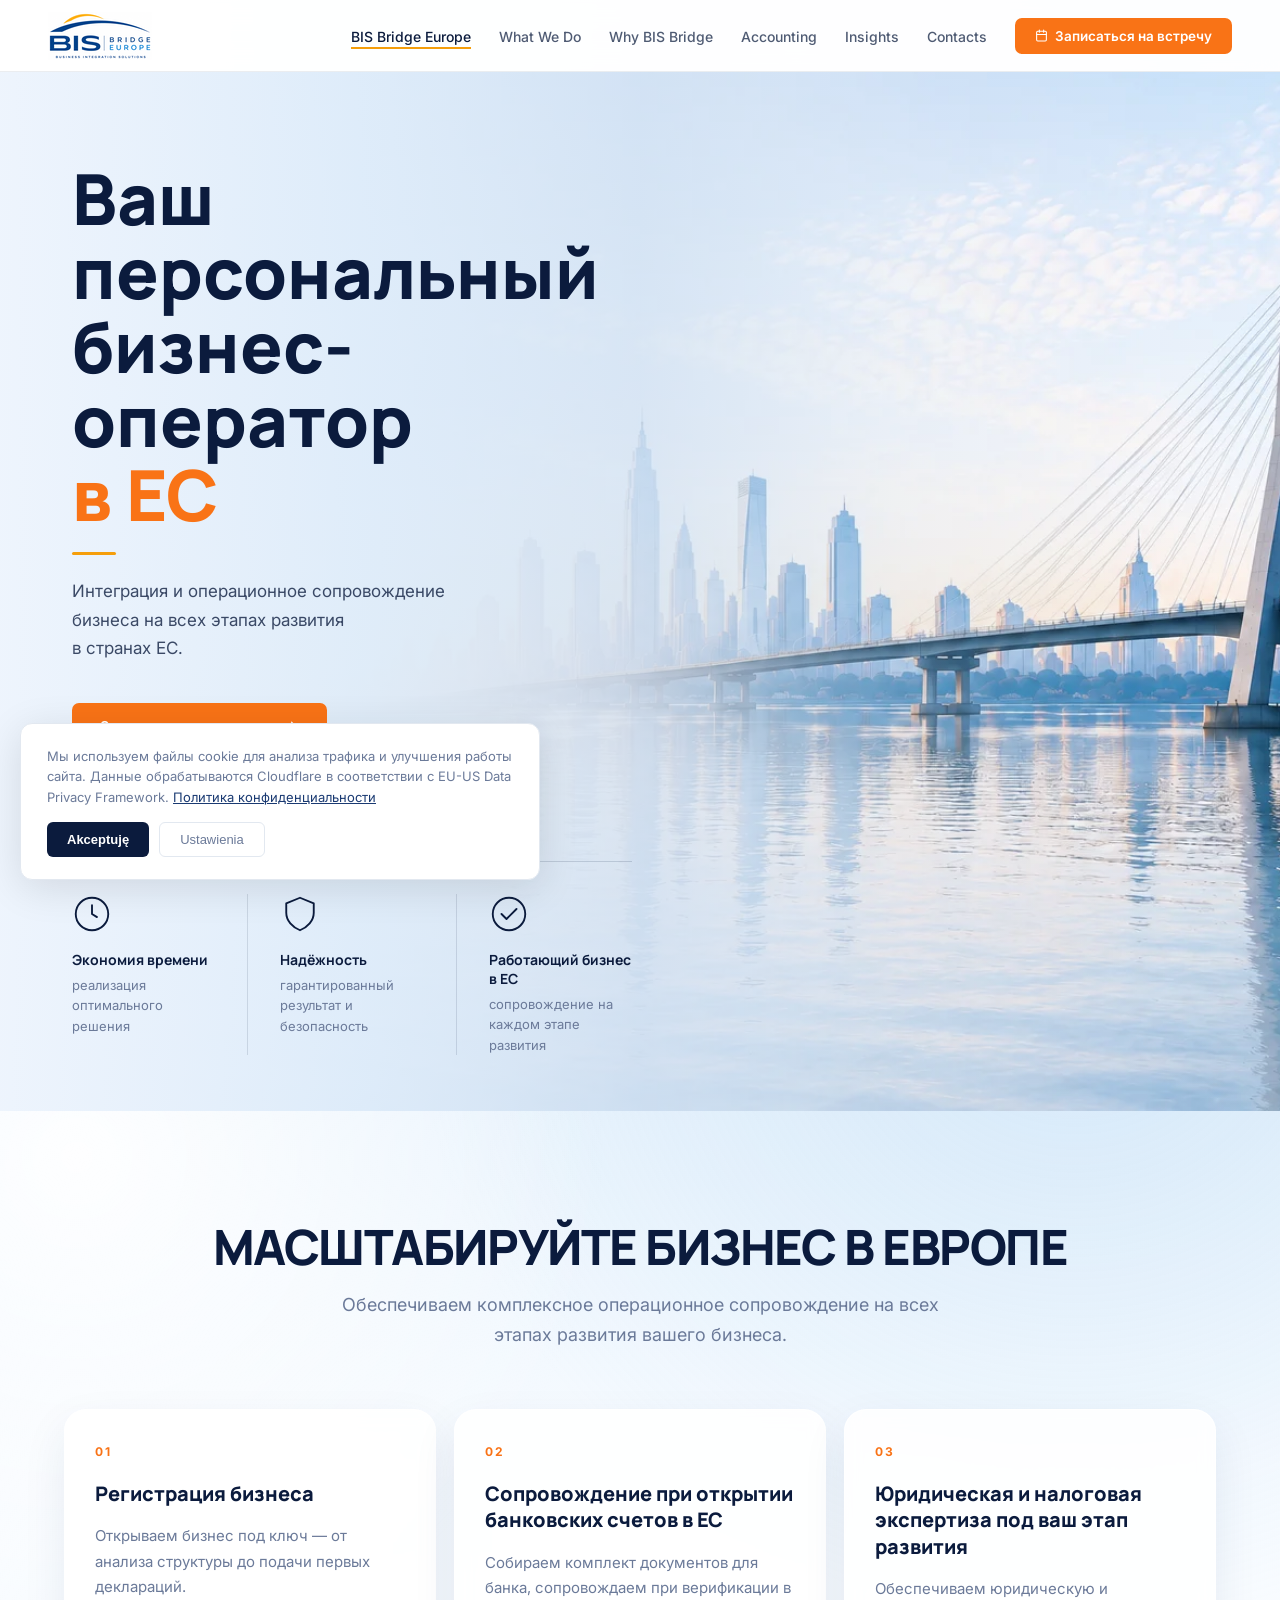
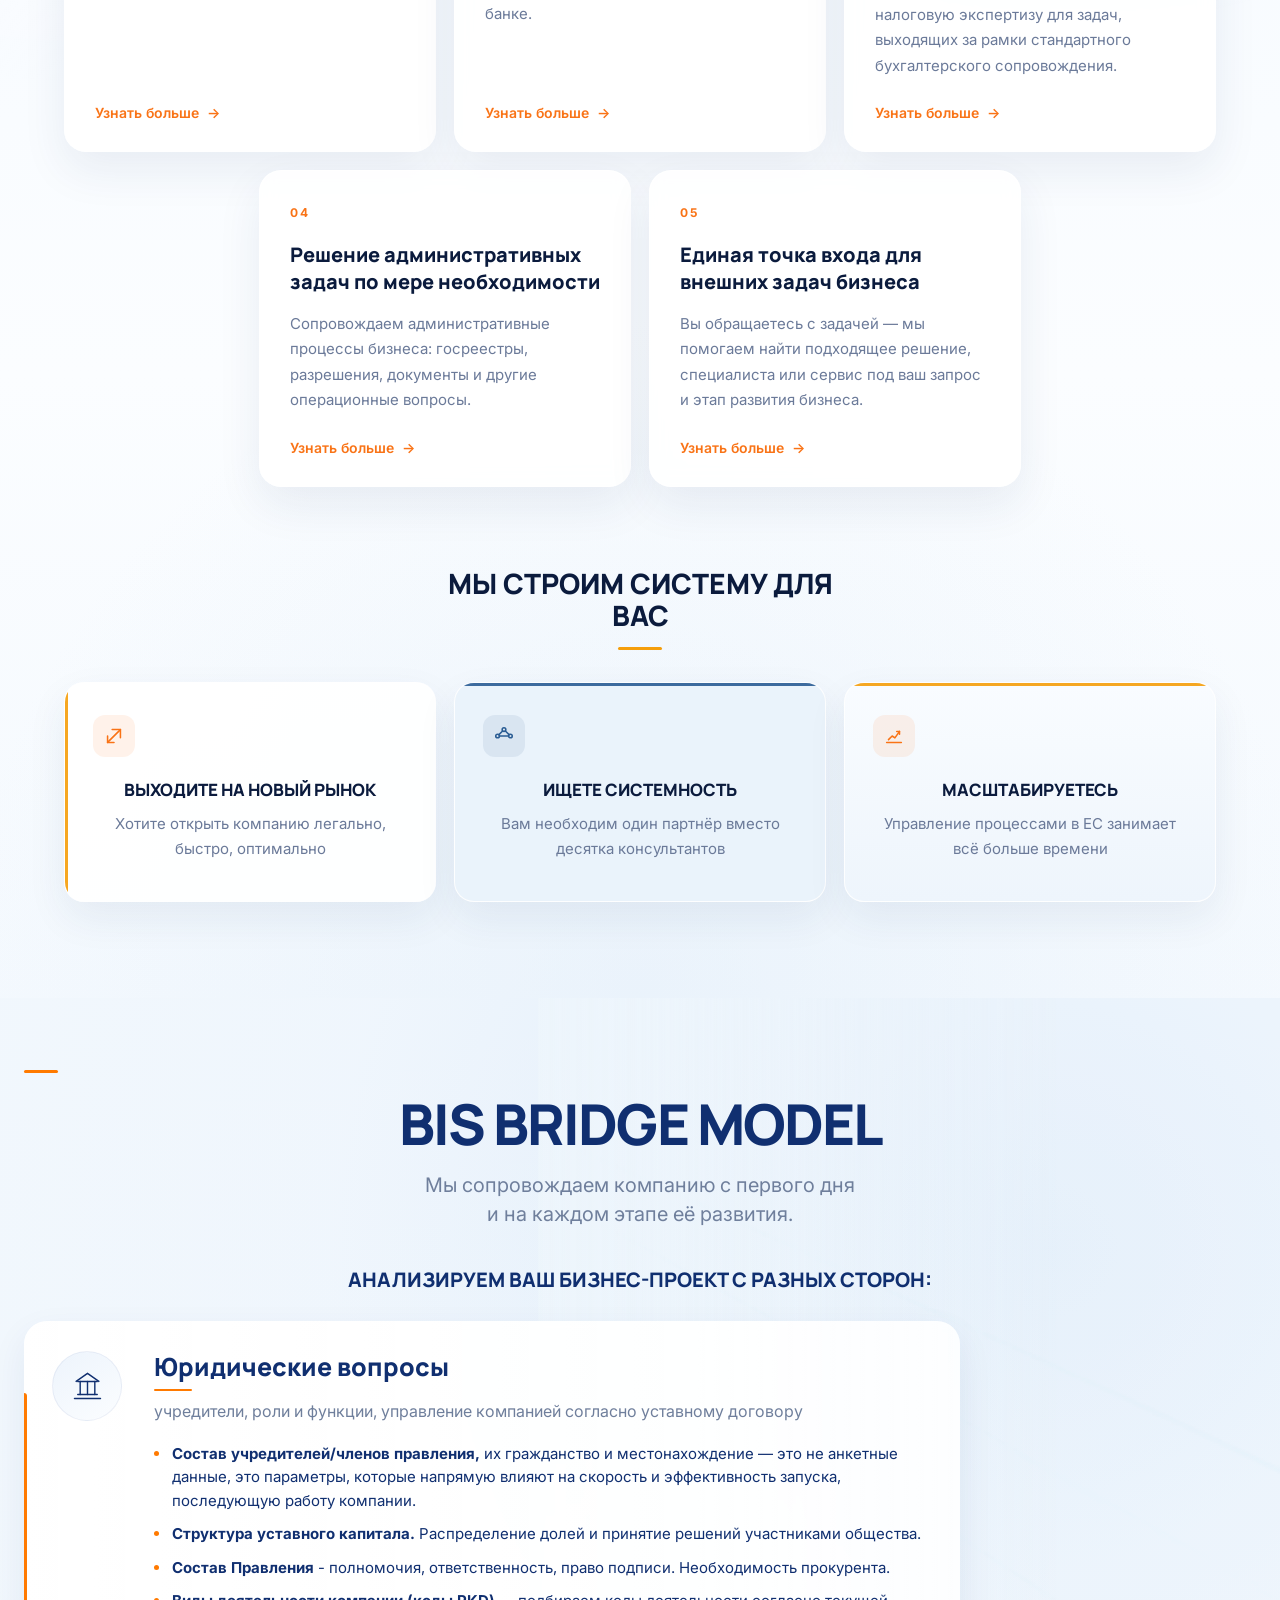
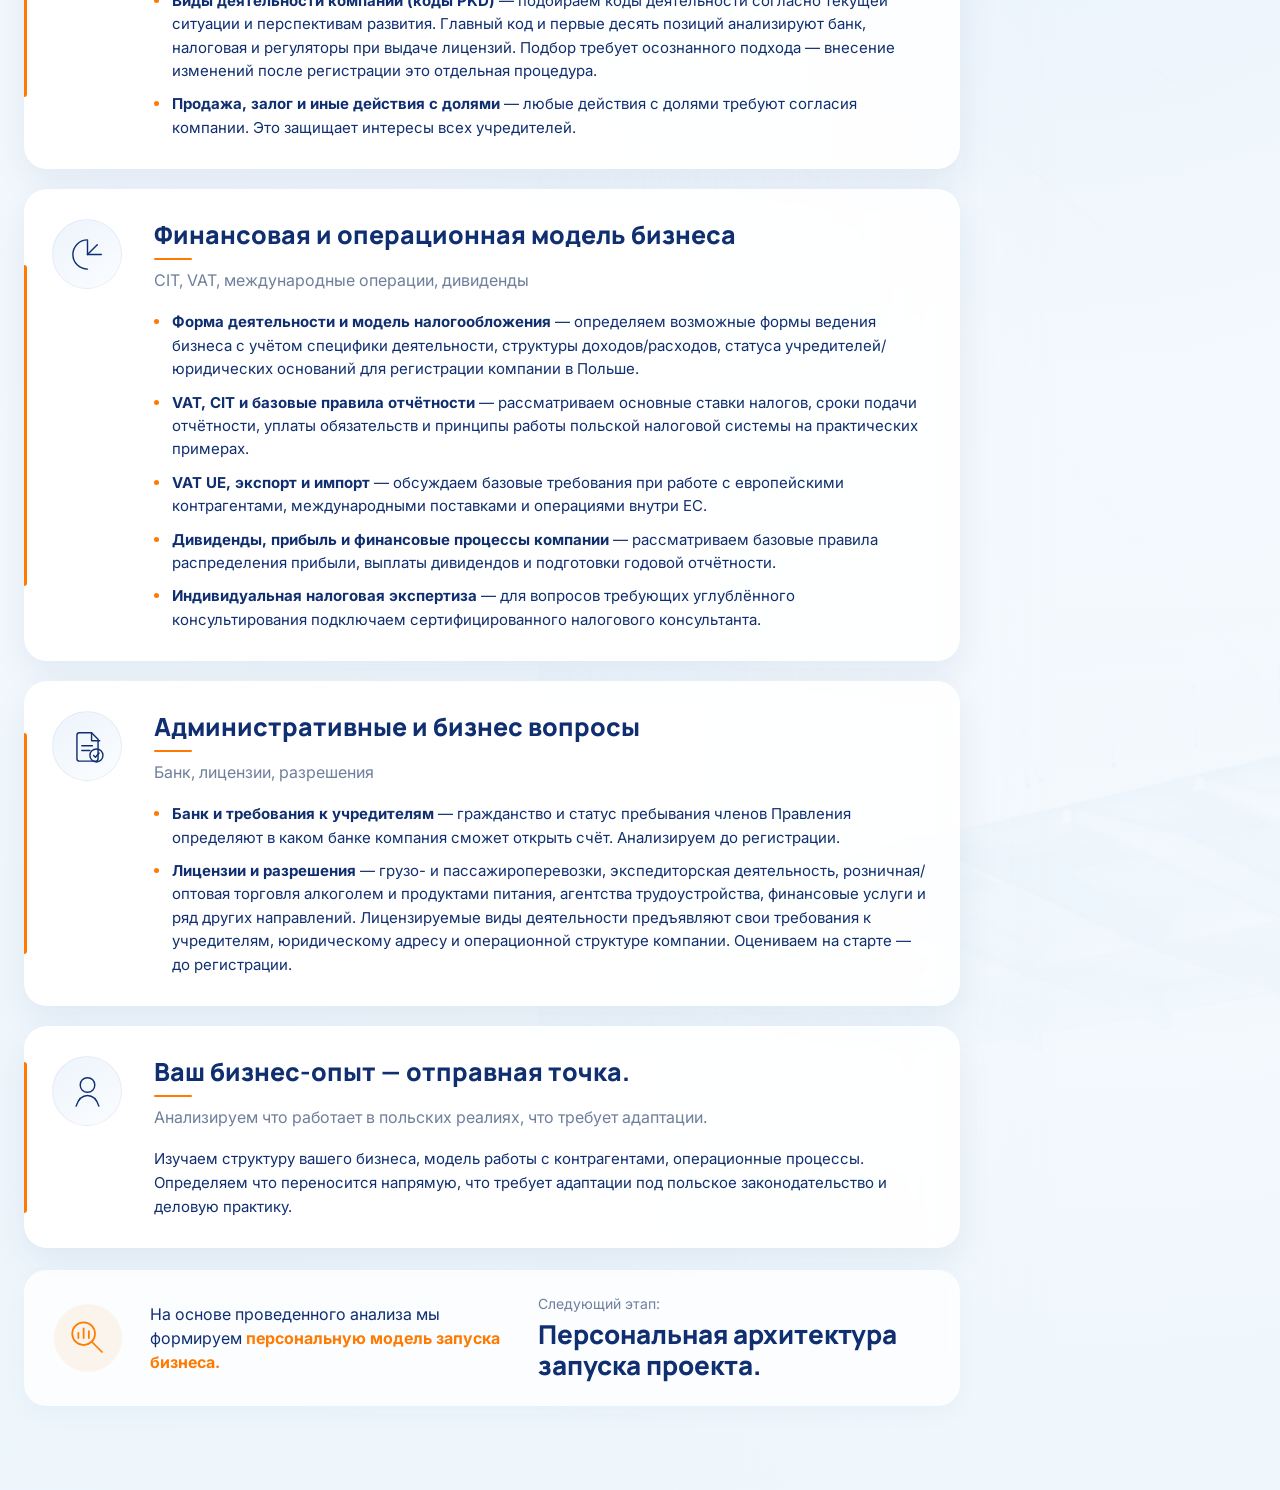
<file: index (18).html>
<!DOCTYPE html>
<html lang="ru">
<head>
  <meta charset="UTF-8">
  <meta name="viewport" content="width=device-width, initial-scale=1.0">
  <meta name="robots" content="index, follow">
  <meta name="description" content="Полный комплекс услуг по регистрации Sp. z o.o., открытию счетов в банках ЕС, юридическому и бухгалтерскому сопровождению вашей компании.">
  <title>BIS BRIDGE EUROPE | Интеграция и сопровождение бизнеса в ЕС</title>
  <link rel="canonical" href="https://bisbridge.eu/">
  <meta property="og:title" content="BIS BRIDGE EUROPE | Интеграция и сопровождение бизнеса в ЕС">
  <meta property="og:description" content="Полный комплекс услуг по регистрации Sp. z o.o., открытию счетов в банках ЕС, юридическому и бухгалтерскому сопровождению вашей компании.">
  <meta property="og:type" content="website">
  <meta property="og:url" content="https://bisbridge.eu/">
  <link rel="preconnect" href="https://fonts.googleapis.com">
  <link rel="preconnect" href="https://fonts.gstatic.com" crossorigin>
  <link href="https://fonts.googleapis.com/css2?family=Inter:wght@400;500;600&family=Manrope:wght@600;700;800&display=swap" rel="stylesheet">
  <style>
    *,*::before,*::after{box-sizing:border-box;margin:0;padding:0}
    :root{
      --navy:#0B1B3D;
      --navy2:#1A3A72;
      --orange:#F59E0B;
      --orange2:#F97316;
      --white:#fff;
      --gray:#6B7A99;
      --F:'Manrope',sans-serif;
      --B:'Inter',sans-serif;
    }
    html{scroll-behavior:smooth}
    body{font-family:var(--B);color:var(--navy);background:#fff;-webkit-font-smoothing:antialiased;overflow-x:hidden}

    /* ══ NAV ══ */
    nav{
      position:fixed;top:0;left:0;right:0;z-index:200;
      background:rgba(255,255,255,0.97);
      backdrop-filter:blur(14px);
      border-bottom:1px solid rgba(11,27,61,0.08);
      height:72px;
    }
    .nav-in{
      max-width:1320px;margin:0 auto;height:100%;
      padding:0 48px;
      display:flex;align-items:center;justify-content:space-between;
    }
    .logo{display:flex;align-items:center;text-decoration:none}
    .logo-img{height:48px;width:auto;display:block}
    .logo-top{display:flex;align-items:center;gap:8px}
    .logo-bis{font-family:var(--F);font-weight:800;font-size:24px;color:var(--navy);letter-spacing:-.01em}
    .logo-div{width:1px;height:26px;background:rgba(11,27,61,0.2)}
    .logo-right{display:flex;flex-direction:column;line-height:1.15}
    .logo-be{font-family:var(--F);font-weight:700;font-size:12px;color:var(--navy);letter-spacing:.06em}
    .logo-sub{font-size:7.5px;font-weight:500;letter-spacing:.2em;color:var(--gray);text-transform:uppercase;margin-top:4px}
    .nl{display:flex;align-items:center;gap:28px;list-style:none}
    .nl a{font-size:14px;font-weight:500;color:var(--navy);opacity:.72;text-decoration:none;transition:opacity .2s;white-space:nowrap}
    .nl a:hover,.act{opacity:1 !important}
    .act{border-bottom:2px solid var(--orange);padding-bottom:2px}
    .nav-btn{
      opacity:1 !important;
      display:inline-flex;align-items:center;gap:7px;
      background:var(--orange2);color:#fff !important;
      padding:10px 20px;border-radius:7px;
      font-size:13.5px !important;font-weight:600 !important;
      transition:background .2s !important;border-bottom:none !important;
    }
    .nav-btn:hover{background:var(--orange) !important}
    .burger{display:none;flex-direction:column;gap:5px;background:none;border:none;cursor:pointer;padding:4px}
    .burger span{display:block;width:24px;height:2px;background:var(--navy);border-radius:2px}

    /* ══ HERO — фото на весь экран ══ */
    .hero{
      position:relative;
      width:100%;
      min-height:100vh;
      padding-top:72px;
      overflow:hidden;
      background:#C8DDF0;
    }

    /* Фото — абсолютный фон */
    .hero-bg{
      position:absolute;
      inset:0;
      z-index:0;
    }
    .hero-bg img{
      width:100%;height:100%;
      object-fit:cover;
      object-position:center center;
      display:block;
    }
    /* Градиент — делает левую часть читаемой */
    .hero-bg::after{
      content:'';
      position:absolute;inset:0;
      background:linear-gradient(
        to right,
        rgba(237,244,253,0.96) 0%,
        rgba(220,235,250,0.90) 28%,
        rgba(200,220,242,0.65) 50%,
        rgba(180,205,235,0.20) 70%,
        rgba(180,205,235,0) 100%
      );
    }

    /* Контент поверх фото */
    .hero-content{
      position:relative;
      z-index:10;
      padding:90px 72px 0;
      max-width:640px;
    }

    .h1-dark{
      font-family:var(--F);
      font-size:clamp(44px,5.5vw,72px);
      font-weight:800;line-height:1.05;
      color:var(--navy);
    }
    .h1-orange{
      font-family:var(--F);
      font-size:clamp(44px,5.5vw,72px);
      font-weight:800;line-height:1.05;
      color:var(--orange2);
      margin-bottom:20px;
    }
    .rule{width:44px;height:3px;background:var(--orange);border-radius:2px;margin-bottom:22px}
    .hero-sub{
      font-size:17px;font-weight:400;
      color:var(--navy);opacity:.78;
      line-height:1.7;max-width:420px;
      margin-bottom:40px;
    }

    /* Кнопки */
    .btns{display:flex;gap:14px;flex-wrap:wrap}
    .btn-f{
      display:inline-flex;align-items:center;gap:8px;
      background:var(--orange2);color:#fff;
      padding:14px 28px;border-radius:7px;
      font-size:15px;font-weight:600;text-decoration:none;
      transition:background .2s,transform .15s;
    }
    .btn-f:hover{background:var(--orange);transform:translateY(-1px)}
    .btn-o{
      display:inline-flex;align-items:center;gap:8px;
      background:rgba(255,255,255,0.75);color:var(--navy);
      padding:14px 24px;border-radius:7px;
      font-size:15px;font-weight:500;text-decoration:none;
      border:1.5px solid rgba(11,27,61,0.22);
      backdrop-filter:blur(6px);
      transition:border-color .2s,background .2s;
    }
    .btn-o:hover{border-color:var(--navy);background:rgba(255,255,255,0.9)}
    .arr{width:15px;height:15px;stroke:currentColor;fill:none;stroke-width:2;stroke-linecap:round}

    /* ══ 3 ИКОНКИ — внизу hero поверх фото ══ */
    .pillars-wrap{
      position:relative;
      z-index:10;
      padding:48px 72px 56px;
    }
    .pillars{
      display:flex;
      gap:0;
      max-width:560px;
      border-top:1px solid rgba(11,27,61,0.15);
      padding-top:32px;
    }
    .pill{
      flex:1;
      padding-right:32px;
      border-right:1px solid rgba(11,27,61,0.12);
      margin-right:32px;
    }
    .pill:last-child{border-right:none;padding-right:0;margin-right:0}
    .pill-icon{
      width:40px;height:40px;
      margin-bottom:16px;
    }
    .pill-icon svg{
      width:40px;height:40px;
      stroke:var(--navy);fill:none;
      stroke-width:1.5;stroke-linecap:round;stroke-linejoin:round;
    }
    .pill-t{
      font-family:var(--F);
      font-size:14px;font-weight:700;
      color:var(--navy);margin-bottom:6px;
    }
    .pill-d{font-size:13px;color:var(--gray);line-height:1.55}

    /* ══ COOKIE ══ */
    .cookie{
      position:fixed;bottom:20px;left:20px;
      max-width:520px;background:#fff;
      border:1px solid #e2e8f0;border-radius:12px;
      padding:22px 26px;box-shadow:0 8px 40px rgba(0,0,0,.11);
      z-index:999;
    }
    .cookie.hidden{display:none}
    .cookie p{font-size:13px;color:var(--gray);line-height:1.6;margin-bottom:14px}
    .cookie p a{color:var(--navy2);text-decoration:underline;cursor:pointer}
    .cookie-btns{display:flex;gap:10px}
    .c-acc{background:var(--navy);color:#fff;border:none;padding:9px 20px;border-radius:6px;font-size:13px;font-weight:600;cursor:pointer;transition:background .2s}
    .c-acc:hover{background:var(--navy2)}
    .c-set{background:transparent;color:var(--gray);border:1px solid #e2e8f0;padding:9px 20px;border-radius:6px;font-size:13px;cursor:pointer}

    /* ══ MODAL ══ */
    .modal-overlay{display:none;position:fixed;inset:0;background:rgba(11,27,61,.45);z-index:1000;align-items:center;justify-content:center;padding:20px}
    .modal-overlay.open{display:flex}
    .modal{background:#fff;border-radius:14px;max-width:660px;width:100%;max-height:85vh;overflow-y:auto;padding:40px;box-shadow:0 20px 60px rgba(0,0,0,.18)}
    .modal h2{font-family:var(--F);font-size:22px;font-weight:800;color:var(--navy);margin-bottom:6px}
    .modal-sub{font-size:13px;color:var(--gray);margin-bottom:24px}
    .modal h3{font-family:var(--F);font-size:15px;font-weight:700;color:var(--navy);margin:20px 0 8px}
    .modal p,.modal li{font-size:13.5px;color:#374151;line-height:1.7}
    .modal ul{padding-left:18px;margin-top:6px}
    .modal-close{float:right;background:none;border:none;font-size:22px;color:var(--gray);cursor:pointer}

    .next{padding:80px 48px;text-align:center;color:var(--gray);font-size:13px;background:#f8fafc;border-top:1px solid #e8eef5}

/* ══ SCREEN 2 — WHAT WE DO ══ */
.s2{position:relative;overflow:hidden;padding:110px 64px 96px;background:radial-gradient(circle at 84% -10%,rgba(173,211,242,.34),transparent 34%),linear-gradient(180deg,#EAF4FD 0%,#F7FBFF 24%,#FBFDFF 58%,#F4F9FE 100%)}
.s2::before{content:"";position:absolute;inset:0;pointer-events:none;background:radial-gradient(circle at 6% 3%,rgba(255,255,255,.95),transparent 28%),radial-gradient(circle at 50% 100%,rgba(213,230,246,.32),transparent 42%)}
.s2-container{position:relative;z-index:1;width:min(1240px,100%);margin:0 auto}
.s2-intro{max-width:100%;margin-bottom:58px;text-align:center}
.s2-title{font-family:var(--F);font-size:clamp(32px,3.8vw,56px);line-height:1.05;font-weight:800;letter-spacing:-.03em;color:var(--navy);margin-bottom:18px}
.s2-sub{max-width:600px;font-size:18px;line-height:1.7;color:var(--gray);margin:0 auto}
.s2-services{display:grid;grid-template-columns:repeat(6,minmax(0,1fr));gap:18px;align-items:stretch;margin-bottom:80px}
.s2-card{grid-column:span 2;min-height:300px;display:flex;flex-direction:column;padding:34px 30px 30px;background:rgba(255,255,255,.88);border:1px solid rgba(255,255,255,.74);border-radius:22px;box-shadow:0 18px 45px rgba(25,56,104,.08);backdrop-filter:blur(8px);transition:transform .25s ease,box-shadow .25s ease,background .25s ease}
.s2-card--offset{grid-column:2 / span 2}
.s2-card:last-child{grid-column:4 / span 2}
.s2-card:hover{transform:translateY(-4px);box-shadow:0 24px 60px rgba(25,56,104,.12);background:#fff}
.s2-num{font-size:12px;font-weight:700;letter-spacing:.18em;color:var(--orange2);margin-bottom:22px}
.s2-card-title{font-family:var(--F);font-size:20px;line-height:1.32;font-weight:800;color:var(--navy);margin-bottom:16px}
.s2-card-text{font-size:15px;line-height:1.7;color:var(--gray);margin-bottom:26px}
.s2-more{margin-top:auto;align-self:flex-start;display:inline-flex;align-items:center;gap:8px;color:var(--orange2);font-size:14px;font-weight:600;text-decoration:none}
.s2-more span{display:inline-block;transition:transform .2s ease}
.s2-card:hover .s2-more span{transform:translateX(5px)}
.s2-system{text-align:center}
.s2-sys-head{font-family:var(--F);font-size:28px;line-height:1.15;font-weight:800;color:var(--navy);margin-bottom:32px;max-width:400px;margin-left:auto;margin-right:auto}
.s2-sys-head::after{content:"";display:block;width:44px;height:3px;margin-top:16px;border-radius:99px;background:var(--orange);margin-left:auto;margin-right:auto}
.s2-sys-grid{display:grid;grid-template-columns:repeat(3,minmax(0,1fr));gap:18px}
.s2-sys-item{position:relative;min-height:220px;padding:32px 28px 28px;border:1px solid rgba(255,255,255,.9);border-radius:20px;overflow:hidden;box-shadow:0 16px 40px rgba(25,56,104,.07);transition:transform .25s ease,box-shadow .25s ease}
.s2-sys-item--1{background:rgba(255,255,255,.92)}
.s2-sys-item--2{background:#EAF3FB}
.s2-sys-item--3{background:linear-gradient(180deg,#F9FCFF 0%,#EEF5FC 100%)}
.s2-sys-item::before{content:"";position:absolute;left:0;top:0;bottom:0;width:3px;background:var(--orange);opacity:.9}
.s2-sys-item--2::before{left:0;right:0;top:0;bottom:auto;width:auto;height:3px;background:#2B5D94}
.s2-sys-item--3::before{left:0;right:0;top:0;bottom:auto;width:auto;height:3px;background:var(--orange)}
.s2-sys-item:hover{transform:translateY(-3px);box-shadow:0 22px 50px rgba(25,56,104,.11)}
.s2-sys-icon{width:42px;height:42px;display:flex;align-items:center;justify-content:center;margin-bottom:22px;border-radius:12px;background:rgba(249,115,22,.09);color:var(--orange2)}
.s2-sys-icon--blue{background:rgba(43,93,148,.09);color:#2B5D94}
.s2-sys-icon svg{width:22px;height:22px;fill:none;stroke:currentColor;stroke-width:1.7;stroke-linecap:round;stroke-linejoin:round}
.s2-sys-title{font-family:var(--F);font-size:17px;line-height:1.35;font-weight:800;text-transform:uppercase;color:var(--navy);margin-bottom:10px}
.s2-sys-text{font-size:15px;line-height:1.65;color:var(--gray)}
@media(max-width:980px){.s2{padding:80px 30px 68px}.s2-services{grid-template-columns:repeat(2,minmax(0,1fr))}.s2-card,.s2-card--offset,.s2-card:last-child{grid-column:auto}.s2-sys-grid{grid-template-columns:1fr}.s2-sys-item{min-height:0;padding:26px 24px}}
@media(max-width:640px){.s2{padding:60px 20px 52px}.s2-intro{margin-bottom:32px}.s2-sub{font-size:16px}.s2-services{grid-template-columns:1fr;gap:14px;margin-bottom:48px}.s2-card{min-height:0;padding:26px 22px 24px}.s2-card-title{font-size:18px}.s2-sys-head{font-size:22px}.s2-sys-grid{gap:12px}}

    /* ══ RESPONSIVE ══ */
    @media(max-width:960px){
      .nav-in{padding:0 20px}
      .nl{display:none}
      .burger{display:flex}
      .nl.open{display:flex;flex-direction:column;position:absolute;top:72px;left:0;right:0;background:#fff;padding:20px;gap:16px;box-shadow:0 8px 24px rgba(0,0,0,.09);z-index:200}
      .hero-content{padding:48px 20px 0;max-width:100%}
      .hero-bg::after{background:linear-gradient(to bottom,rgba(237,244,253,0.92) 0%,rgba(220,235,250,0.80) 60%,rgba(200,220,242,0.55) 100%)}
      .pillars-wrap{padding:32px 20px 40px}
      .pillars{flex-direction:column;gap:0;border-top:none;max-width:100%}
      .pill{border-right:none;border-bottom:1px solid rgba(11,27,61,.1);padding:0 0 20px;margin:0 0 20px}
      .pill:last-child{border-bottom:none;margin-bottom:0}
    }
    @media(max-width:480px){
      .btns{flex-direction:column}
      .btn-f,.btn-o{justify-content:center}
      .h1-dark,.h1-orange{font-size:36px}
    }
  
    /* ══ SCREEN 3 — BIS BRIDGE MODEL ══ */
:root{
  --bis3-navy:#102f70;
  --bis3-blue:#005ea6;
  --bis3-muted:#6f7f9c;
  --bis3-orange:#ff7a00;
  --bis3-bg:#eef5fc;
  --bis3-white:#ffffff;
  --bis3-shadow:0 14px 36px rgba(16,47,112,.07);
}
*{box-sizing:border-box}
.bis3-section{
  position:relative;
  overflow:hidden;
  padding:72px 0 84px;
  background:
    radial-gradient(circle at 82% 12%,rgba(216,232,248,.92) 0%,rgba(234,243,252,.75) 34%,rgba(242,248,253,.92) 67%,rgba(236,245,252,1) 100%);
  color:var(--bis3-navy);
  font-family:var(--B,'Inter',Arial,sans-serif);
}
.bis3-section::before{
  content:"";
  position:absolute;
  inset:0 0 0 auto;
  width:58%;
  background:
    linear-gradient(90deg,rgba(238,246,252,1) 0%,rgba(238,246,252,.80) 14%,rgba(238,246,252,.25) 42%,rgba(238,246,252,0) 70%),
    url("[data-uri]") right top/cover no-repeat;
  opacity:.74;
  pointer-events:none;
}
.bis3-section::after{
  content:"";
  position:absolute;
  inset:0;
  background:linear-gradient(180deg,rgba(255,255,255,.02),rgba(238,246,252,.18) 58%,rgba(238,246,252,.72));
  pointer-events:none;
}
.bis3-wrap{
  position:relative;
  z-index:2;
  width:min(1320px,calc(100% - 48px));
  margin:0 auto;
}
.bis3-head{max-width:100%;margin-bottom:36px;text-align:center}
.bis3-topline{display:block;width:34px;height:3px;border-radius:20px;background:var(--bis3-orange);margin-bottom:23px}
.bis3-title{font-family:var(--F,'Manrope',Arial,sans-serif);margin:0 0 18px;font-size:clamp(44px,4.4vw,68px);line-height:1;letter-spacing:-.035em;font-weight:800;color:var(--bis3-navy)}
.bis3-subtitle{margin:0 auto;color:var(--bis3-muted);font-size:20px;line-height:1.48}
.bis3-kicker{font-family:var(--F,'Manrope',Arial,sans-serif);margin:0 0 28px;font-size:20px;line-height:1.35;font-weight:800;text-transform:uppercase;color:var(--bis3-navy);text-align:center}
.bis3-stack{width:min(950px,76%);display:flex;flex-direction:column;gap:20px}
.bis3-card{
  position:relative;
  display:grid;
  grid-template-columns:78px minmax(0,1fr);
  gap:24px;
  padding:30px 34px 30px 28px;
  border-radius:23px;
  background:linear-gradient(90deg,rgba(255,255,255,.98),rgba(255,255,255,.94) 72%,rgba(255,255,255,.87));
  box-shadow:var(--bis3-shadow);
  backdrop-filter:blur(5px);
  -webkit-backdrop-filter:blur(5px);
  overflow:hidden;
}
.bis3-card::before{
  content:"";
  position:absolute;
  left:0;
  top:16%;
  width:3px;
  height:68%;
  border-radius:0 5px 5px 0;
  background:var(--bis3-orange);
}
.bis3-icon{
  width:70px;height:70px;border-radius:50%;
  display:flex;align-items:center;justify-content:center;
  background:linear-gradient(145deg,#edf4fc,#fbfdff);
  border:1px solid rgba(16,47,112,.06);
}
.bis3-icon svg{width:39px;height:39px;fill:none;stroke:var(--bis3-navy);stroke-width:1.75;stroke-linecap:round;stroke-linejoin:round}
.bis3-card h3{font-family:var(--F,'Manrope',Arial,sans-serif);
  position:relative;
  margin:1px 0 9px;
  padding-bottom:9px;
  font-size:25px;
  line-height:1.22;
  font-weight:800;
  color:var(--bis3-navy);
}
.bis3-card h3::after{
  content:"";
  position:absolute;
  left:0;bottom:0;
  width:38px;height:2px;border-radius:20px;
  background:var(--bis3-orange);
}
.bis3-lead{margin:0 0 18px;color:var(--bis3-muted);font-size:16px;line-height:1.48}
.bis3-list{margin:0;padding:0;list-style:none}
.bis3-list li{
  position:relative;
  margin:0 0 10px;
  padding-left:18px;
  font-size:15px;
  line-height:1.56;
  color:var(--bis3-navy);
}
.bis3-list li:last-child{margin-bottom:0}
.bis3-list li::before{
  content:"";
  position:absolute;left:0;top:9px;
  width:5px;height:5px;border-radius:50%;
  background:var(--bis3-orange);
}
.bis3-list strong{font-weight:700;color:var(--bis3-navy)}
.bis3-body{margin:0;font-size:15px;line-height:1.58;color:var(--bis3-navy)}
.bis3-transition{
  width:min(950px,76%);
  margin-top:22px;
  display:grid;
  grid-template-columns:72px minmax(230px,1fr) minmax(300px,1.08fr);
  gap:24px;
  align-items:center;
  padding:25px 30px;
  border-radius:22px;
  background:rgba(255,255,255,.76);
  box-shadow:0 8px 24px rgba(25,63,121,.035);
  backdrop-filter:blur(7px);
  -webkit-backdrop-filter:blur(7px);
}
.bis3-transition-icon{
  width:68px;height:68px;border-radius:50%;
  display:flex;align-items:center;justify-content:center;
  background:rgba(255,122,0,.07);
}
.bis3-transition-icon svg{width:42px;height:42px;fill:none;stroke:var(--bis3-orange);stroke-width:2;stroke-linecap:round;stroke-linejoin:round}
.bis3-result{margin:0;font-size:16px;line-height:1.5;color:var(--bis3-navy)}
.bis3-result strong{color:var(--bis3-orange);font-weight:700}
.bis3-next small{display:block;margin-bottom:7px;color:var(--bis3-muted);font-size:14px}
.bis3-next h4{font-family:var(--F,'Manrope',Arial,sans-serif);margin:0;font-size:26px;line-height:1.18;font-weight:800;color:var(--bis3-navy)}
@media(max-width:1100px){
  .bis3-stack,.bis3-transition{width:88%}
  .bis3-section::before{width:65%;opacity:.55}
}
@media(max-width:820px){
  .bis3-section{padding:56px 0 66px}
  .bis3-wrap{width:min(100% - 32px,1320px)}
  .bis3-stack,.bis3-transition{width:100%}
  .bis3-card{grid-template-columns:62px minmax(0,1fr);gap:17px;padding:25px 21px}
  .bis3-icon{width:58px;height:58px}
  .bis3-icon svg{width:32px;height:32px}
  .bis3-card h3{font-family:var(--F,'Manrope',Arial,sans-serif);font-size:22px}
  .bis3-list li,.bis3-body{font-size:14px}
  .bis3-transition{grid-template-columns:62px 1fr}
  .bis3-next{grid-column:2}
  .bis3-section::before{width:100%;opacity:.24}
}
@media(max-width:560px){
  .bis3-title{font-family:var(--F,'Manrope',Arial,sans-serif);font-size:34px}
  .bis3-subtitle{font-size:17px}
  .bis3-kicker{font-family:var(--F,'Manrope',Arial,sans-serif);font-size:17px}
  .bis3-card{display:block}
  .bis3-icon{margin-bottom:16px}
  .bis3-transition{display:block}
  .bis3-transition-icon{margin-bottom:16px}
  .bis3-result{margin-bottom:20px}
  .bis3-next h4{font-family:var(--F,'Manrope',Arial,sans-serif);font-size:23px}
}
</style>
</head>
<body>

<!-- NAV -->
<nav id="nav">
  <div class="nav-in">
    <a href="/" class="logo">
      <img src="[data-uri]" alt="BIS Bridge Europe" class="logo-img">
    </a>

    <ul class="nl" id="nl">
      <li><a href="/" class="act">BIS Bridge Europe</a></li>
      <li><a href="#services">What We Do</a></li>
      <li><a href="#model">Why BIS Bridge</a></li>
      <li><a href="accounting.html">Accounting</a></li>
      <li><a href="blog.html">Insights</a></li>
      <li><a href="#contact">Contacts</a></li>
      <li>
        <a href="#contact" class="nav-btn">
          <svg width="13" height="13" viewBox="0 0 24 24" fill="none" stroke="currentColor" stroke-width="2" stroke-linecap="round"><rect x="3" y="4" width="18" height="18" rx="2"/><line x1="16" y1="2" x2="16" y2="6"/><line x1="8" y1="2" x2="8" y2="6"/><line x1="3" y1="10" x2="21" y2="10"/></svg>
          Записаться на встречу
        </a>
      </li>
    </ul>

    <button class="burger" id="burger" aria-label="Меню">
      <span></span><span></span><span></span>
    </button>
  </div>
</nav>

<!-- HERO -->
<section class="hero">

  <!-- Фото на весь фон -->
  <div class="hero-bg">
    <img src="[data-uri]" alt="BIS Bridge Europe" loading="eager">
  </div>

  <!-- Текст поверх -->
  <div class="hero-content">
    <div class="h1-dark">Ваш персональный<br>бизнес-оператор</div>
    <div class="h1-orange">в ЕС</div>
    <div class="rule"></div>
    <p class="hero-sub">
      Интеграция и операционное сопровождение<br>
      бизнеса на всех этапах развития<br>
      в странах ЕС.
    </p>
    <div class="btns">
      <a href="#contact" class="btn-f">
        Записаться на встречу
        <svg class="arr" viewBox="0 0 24 24"><line x1="5" y1="12" x2="19" y2="12"/><polyline points="12 5 19 12 12 19"/></svg>
      </a>
      <a href="#model" class="btn-o">
        Подробнее о нашем подходе
        <svg class="arr" viewBox="0 0 24 24"><line x1="5" y1="12" x2="19" y2="12"/><polyline points="12 5 19 12 12 19"/></svg>
      </a>
    </div>
  </div>

  <!-- Иконки внизу поверх фото -->
  <div class="pillars-wrap">
    <div class="pillars">
      <div class="pill">
        <div class="pill-icon">
          <svg viewBox="0 0 32 32" fill="none" xmlns="http://www.w3.org/2000/svg">
            <circle cx="16" cy="16" r="13" stroke="#0B1B3D" stroke-width="1.5"/>
            <polyline points="16,9 16,16 20,18.5" stroke="#0B1B3D" stroke-width="1.5" stroke-linecap="round" stroke-linejoin="round"/>
          </svg>
        </div>
        <div class="pill-t">Экономия времени</div>
        <div class="pill-d">реализация оптимального решения</div>
      </div>
      <div class="pill">
        <div class="pill-icon">
          <svg viewBox="0 0 32 32" fill="none" xmlns="http://www.w3.org/2000/svg">
            <path d="M16 3 L27 7.5 V15 C27 21.5 22 26.5 16 29 C10 26.5 5 21.5 5 15 V7.5 Z" stroke="#0B1B3D" stroke-width="1.5" stroke-linecap="round" stroke-linejoin="round"/>
          </svg>
        </div>
        <div class="pill-t">Надёжность</div>
        <div class="pill-d">гарантированный результат и безопасность</div>
      </div>
      <div class="pill">
        <div class="pill-icon">
          <svg viewBox="0 0 32 32" fill="none" xmlns="http://www.w3.org/2000/svg">
            <circle cx="16" cy="16" r="13" stroke="#0B1B3D" stroke-width="1.5"/>
            <polyline points="10,16 14,20 22,12" stroke="#0B1B3D" stroke-width="1.5" stroke-linecap="round" stroke-linejoin="round"/>
          </svg>
        </div>
        <div class="pill-t">Работающий бизнес в ЕС</div>
        <div class="pill-d">сопровождение на каждом этапе развития</div>
      </div>
      </div>
    </div>

</section>

<!-- ══ SCREEN 2 — WHAT WE DO ══ -->
<section class="s2" id="services">
  <div class="s2-container">
    <div class="s2-intro">
      <h2 class="s2-title">МАСШТАБИРУЙТЕ БИЗНЕС В ЕВРОПЕ</h2>
      <p class="s2-sub">Обеспечиваем комплексное операционное сопровождение на всех этапах развития вашего бизнеса.</p>
    </div>
    <div class="s2-services">
      <article class="s2-card">
        <div class="s2-num">01</div>
        <h3 class="s2-card-title">Регистрация бизнеса</h3>
        <p class="s2-card-text">Открываем бизнес под ключ — от анализа структуры до подачи первых деклараций.</p>
        <a class="s2-more" href="#why-bis-bridge">Узнать больше <span>→</span></a>
      </article>
      <article class="s2-card">
        <div class="s2-num">02</div>
        <h3 class="s2-card-title">Сопровождение при открытии банковских счетов в ЕС</h3>
        <p class="s2-card-text">Собираем комплект документов для банка, сопровождаем при верификации в банке.</p>
        <a class="s2-more" href="#why-bis-bridge">Узнать больше <span>→</span></a>
      </article>
      <article class="s2-card">
        <div class="s2-num">03</div>
        <h3 class="s2-card-title">Юридическая и налоговая экспертиза под ваш этап развития</h3>
        <p class="s2-card-text">Обеспечиваем юридическую и налоговую экспертизу для задач, выходящих за рамки стандартного бухгалтерского сопровождения.</p>
        <a class="s2-more" href="#why-bis-bridge">Узнать больше <span>→</span></a>
      </article>
      <article class="s2-card s2-card--offset">
        <div class="s2-num">04</div>
        <h3 class="s2-card-title">Решение административных задач по мере необходимости</h3>
        <p class="s2-card-text">Сопровождаем административные процессы бизнеса: госреестры, разрешения, документы и другие операционные вопросы.</p>
        <a class="s2-more" href="#why-bis-bridge">Узнать больше <span>→</span></a>
      </article>
      <article class="s2-card">
        <div class="s2-num">05</div>
        <h3 class="s2-card-title">Единая точка входа для внешних задач бизнеса</h3>
        <p class="s2-card-text">Вы обращаетесь с задачей — мы помогаем найти подходящее решение, специалиста или сервис под ваш запрос и этап развития бизнеса.</p>
        <a class="s2-more" href="#why-bis-bridge">Узнать больше <span>→</span></a>
      </article>
    </div>
    <div class="s2-system">
      <div class="s2-sys-head">МЫ СТРОИМ СИСТЕМУ ДЛЯ ВАС</div>
      <div class="s2-sys-grid">
        <div class="s2-sys-item s2-sys-item--1">
          <div class="s2-sys-icon" aria-hidden="true">
            <svg viewBox="0 0 24 24"><path d="M5 19L19 5"/><path d="M10 5h9v9"/><path d="M5 12v7h7"/></svg>
          </div>
          <h3 class="s2-sys-title">ВЫХОДИТЕ НА НОВЫЙ РЫНОК</h3>
          <p class="s2-sys-text">Хотите открыть компанию легально, быстро, оптимально</p>
        </div>
        <div class="s2-sys-item s2-sys-item--2">
          <div class="s2-sys-icon s2-sys-icon--blue" aria-hidden="true">
            <svg viewBox="0 0 24 24"><circle cx="5" cy="12" r="2"/><circle cx="12" cy="5" r="2"/><circle cx="19" cy="12" r="2"/><path d="M6.5 10.5L10.5 6.5"/><path d="M13.5 6.5L17.5 10.5"/><path d="M7 12h10"/></svg>
          </div>
          <h3 class="s2-sys-title">ИЩЕТЕ СИСТЕМНОСТЬ</h3>
          <p class="s2-sys-text">Вам необходим один партнёр вместо десятка консультантов</p>
        </div>
        <div class="s2-sys-item s2-sys-item--3">
          <div class="s2-sys-icon" aria-hidden="true">
            <svg viewBox="0 0 24 24"><path d="M4 19h16"/><path d="M6 16l4-4 3 2 5-7"/><path d="M15 7h3v3"/></svg>
          </div>
          <h3 class="s2-sys-title">МАСШТАБИРУЕТЕСЬ</h3>
          <p class="s2-sys-text">Управление процессами в ЕС занимает всё больше времени</p>
        </div>
      </div>
    </div>
  </div>
</section>



<!-- ══ SCREEN 3 — BIS BRIDGE MODEL ══ -->
<section class="bis3-section" id="model">
  <div class="bis3-wrap">

    <header class="bis3-head">
      <span class="bis3-topline"></span>
      <h2 class="bis3-title">BIS BRIDGE MODEL</h2>
      <p class="bis3-subtitle">Мы сопровождаем компанию с первого дня<br>и на каждом этапе её развития.</p>
    </header>

    <h3 class="bis3-kicker">АНАЛИЗИРУЕМ ВАШ БИЗНЕС-ПРОЕКТ C РАЗНЫХ СТОРОН:</h3>

    <div class="bis3-stack">

      <article class="bis3-card">
        <div class="bis3-icon" aria-hidden="true">
          <svg viewBox="0 0 48 48"><path d="M8 40h32"/><path d="M12 19h24"/><path d="M15 19v16"/><path d="M24 19v16"/><path d="M33 19v16"/><path d="M10 19L24 9l14 10"/><path d="M12 35h24"/></svg>
        </div>
        <div>
          <h3>Юридические вопросы</h3>
          <p class="bis3-lead">учредители, роли и функции, управление компанией согласно уставному договору</p>
          <ul class="bis3-list">
            <li><strong>Состав учредителей/членов правления,</strong> их гражданство и местонахождение — это не анкетные данные, это параметры, которые напрямую влияют на скорость и эффективность запуска, последующую работу компании.</li>
            <li><strong>Структура уставного капитала.</strong> Распределение долей и принятие решений участниками общества.</li>
            <li><strong>Состав Правления</strong> - полномочия, ответственность, право подписи. Необходимость прокурента.</li>
            <li><strong>Виды деятельности компании (коды PKD)</strong> — подбираем коды деятельности согласно текущей ситуации и перспективам развития. Главный код и первые десять позиций анализируют банк, налоговая и регуляторы при выдаче лицензий. Подбор требует осознанного подхода — внесение изменений после регистрации это отдельная процедура.</li>
            <li><strong>Продажа, залог и иные действия с долями</strong> — любые действия с долями требуют согласия компании. Это защищает интересы всех учредителей.</li>
          </ul>
        </div>
      </article>

      <article class="bis3-card">
        <div class="bis3-icon" aria-hidden="true">
          <svg viewBox="0 0 48 48"><path d="M24 24V7"/><path d="M24 24h17"/><path d="M24 24l12-12"/><path d="M24 42C14.059 42 6 33.941 6 24S14.059 6 24 6"/></svg>
        </div>
        <div>
          <h3>Финансовая и операционная модель бизнеса</h3>
          <p class="bis3-lead">CIT, VAT, международные операции, дивиденды</p>
          <ul class="bis3-list">
            <li><strong>Форма деятельности и модель налогообложения</strong> — определяем возможные формы ведения бизнеса с учётом специфики деятельности, структуры доходов/расходов, статуса учредителей/юридических оснований для регистрации компании в Польше.</li>
            <li><strong>VAT, CIT и базовые правила отчётности</strong> — рассматриваем основные ставки налогов, сроки подачи отчётности, уплаты обязательств и принципы работы польской налоговой системы на практических примерах.</li>
            <li><strong>VAT UE, экспорт и импорт</strong> — обсуждаем базовые требования при работе с европейскими контрагентами, международными поставками и операциями внутри ЕС.</li>
            <li><strong>Дивиденды, прибыль и финансовые процессы компании</strong> — рассматриваем базовые правила распределения прибыли, выплаты дивидендов и подготовки годовой отчётности.</li>
            <li><strong>Индивидуальная налоговая экспертиза</strong> — для вопросов требующих углублённого консультирования подключаем сертифицированного налогового консультанта.</li>
          </ul>
        </div>
      </article>

      <article class="bis3-card">
        <div class="bis3-icon" aria-hidden="true">
          <svg viewBox="0 0 48 48"><path d="M14 7h15l8 8v24a3 3 0 0 1-3 3H14a3 3 0 0 1-3-3V10a3 3 0 0 1 3-3z"/><path d="M29 7v10h10"/><path d="M17 23h13"/><path d="M17 29h10"/><circle cx="35" cy="35" r="8"/><path d="M31.5 35l2.3 2.3 4.5-5.3"/></svg>
        </div>
        <div>
          <h3>Административные и бизнес вопросы</h3>
          <p class="bis3-lead">Банк, лицензии, разрешения</p>
          <ul class="bis3-list">
            <li><strong>Банк и требования к учредителям</strong> — гражданство и статус пребывания членов Правления определяют в каком банке компания сможет открыть счёт. Анализируем до регистрации.</li>
            <li><strong>Лицензии и разрешения</strong> — грузо- и пассажироперевозки, экспедиторская деятельность, розничная/оптовая торговля алкоголем и продуктами питания, агентства трудоустройства, финансовые услуги и ряд других направлений. Лицензируемые виды деятельности предъявляют свои требования к учредителям, юридическому адресу и операционной структуре компании. Оцениваем на старте — до регистрации.</li>
          </ul>
        </div>
      </article>

      <article class="bis3-card">
        <div class="bis3-icon" aria-hidden="true">
          <svg viewBox="0 0 48 48"><circle cx="24" cy="16" r="9"/><path d="M10 42c2.7-8.2 7.6-13 14-13s11.3 4.8 14 13"/></svg>
        </div>
        <div>
          <h3>Ваш бизнес-опыт — отправная точка.</h3>
          <p class="bis3-lead">Анализируем что работает в польских реалиях, что требует адаптации.</p>
          <p class="bis3-body">Изучаем структуру вашего бизнеса, модель работы с контрагентами, операционные процессы. Определяем что переносится напрямую, что требует адаптации под польское законодательство и деловую практику.</p>
        </div>
      </article>

    </div>

    <div class="bis3-transition">
      <div class="bis3-transition-icon" aria-hidden="true">
        <svg viewBox="0 0 48 48"><circle cx="19" cy="19" r="13"/><path d="M28 28l12 12"/><path d="M13 24v-6"/><path d="M19 24V13"/><path d="M25 24v-8"/></svg>
      </div>
      <p class="bis3-result">На основе проведенного анализа мы формируем <strong>персональную модель запуска бизнеса.</strong></p>
      <div class="bis3-next">
        <small>Следующий этап:</small>
        <h4>Персональная архитектура запуска проекта.</h4>
      </div>
    </div>

  </div>
</section>

<!-- COOKIE -->
<div class="cookie hidden" id="cookie">
  <p>Мы используем файлы cookie для анализа трафика и улучшения работы сайта. Данные обрабатываются Cloudflare в соответствии с EU-US Data Privacy Framework. <a onclick="openPrivacy()">Политика конфиденциальности</a></p>
  <div class="cookie-btns">
    <button class="c-acc" onclick="acceptCookie()">Akceptuję</button>
    <button class="c-set" onclick="declineCookie()">Ustawienia</button>
  </div>
</div>

<!-- PRIVACY MODAL -->
<div class="modal-overlay" id="privacy-modal">
  <div class="modal">
    <button class="modal-close" onclick="closePrivacy()">✕</button>
    <h2>Polityka Prywatności</h2>
    <div class="modal-sub">RODO / GDPR · Ostatnia aktualizacja: 2025</div>
    <h3>1. Administrator danych</h3>
    <p><strong>INTEGRIA GROUP Sp. z o.o.</strong><br>NIP: 6793358307<br>ul. Zamknięta 10 lok. 1.5, 30-554 Kraków, Polska<br>E-mail: <a href="mailto:info@bisbridge.eu" style="color:#1A3A72">info@bisbridge.eu</a></p>
    <h3>2. Cel przetwarzania danych</h3>
    <ul><li>Obsługa zapytań przesłanych przez formularz kontaktowy</li><li>Przygotowanie ofert i zawarcie umów</li><li>Analiza ruchu na stronie (Cloudflare Analytics)</li></ul>
    <h3>3. Prawa użytkownika</h3>
    <ul><li>Prawo dostępu do danych</li><li>Prawo do sprostowania danych</li><li>Prawo do usunięcia danych (prawo do bycia zapomnianym)</li><li>Prawo do cofnięcia zgody w dowolnym momencie</li></ul>
    <h3>4. Przekazywanie danych</h3>
    <p>Dane mogą być przetwarzane przez Cloudflare Inc. w ramach EU-US Data Privacy Framework.</p>
    <h3>5. Kontakt</h3>
    <p><a href="mailto:info@bisbridge.eu" style="color:#1A3A72">info@bisbridge.eu</a></p>
    <div style="margin-top:28px;text-align:right">
      <button onclick="closePrivacy()" style="background:#0B1B3D;color:#fff;border:none;padding:10px 24px;border-radius:6px;font-size:14px;font-weight:600;cursor:pointer">Zamknij</button>
    </div>
  </div>
</div>

<script>
  document.getElementById('burger').addEventListener('click',()=>document.getElementById('nl').classList.toggle('open'));
  window.addEventListener('scroll',()=>{document.getElementById('nav').style.boxShadow=scrollY>10?'0 2px 16px rgba(0,0,0,.07)':'none'});
  if(!localStorage.getItem('cookie-ok')){setTimeout(()=>document.getElementById('cookie').classList.remove('hidden'),1500)}
  function acceptCookie(){localStorage.setItem('cookie-ok','1');document.getElementById('cookie').classList.add('hidden')}
  function declineCookie(){localStorage.setItem('cookie-ok','0');document.getElementById('cookie').classList.add('hidden')}
  function openPrivacy(){document.getElementById('privacy-modal').classList.add('open')}
  function closePrivacy(){document.getElementById('privacy-modal').classList.remove('open')}
  document.getElementById('privacy-modal').addEventListener('click',function(e){if(e.target===this)closePrivacy()});
</script>
</body>
</html>
</file>
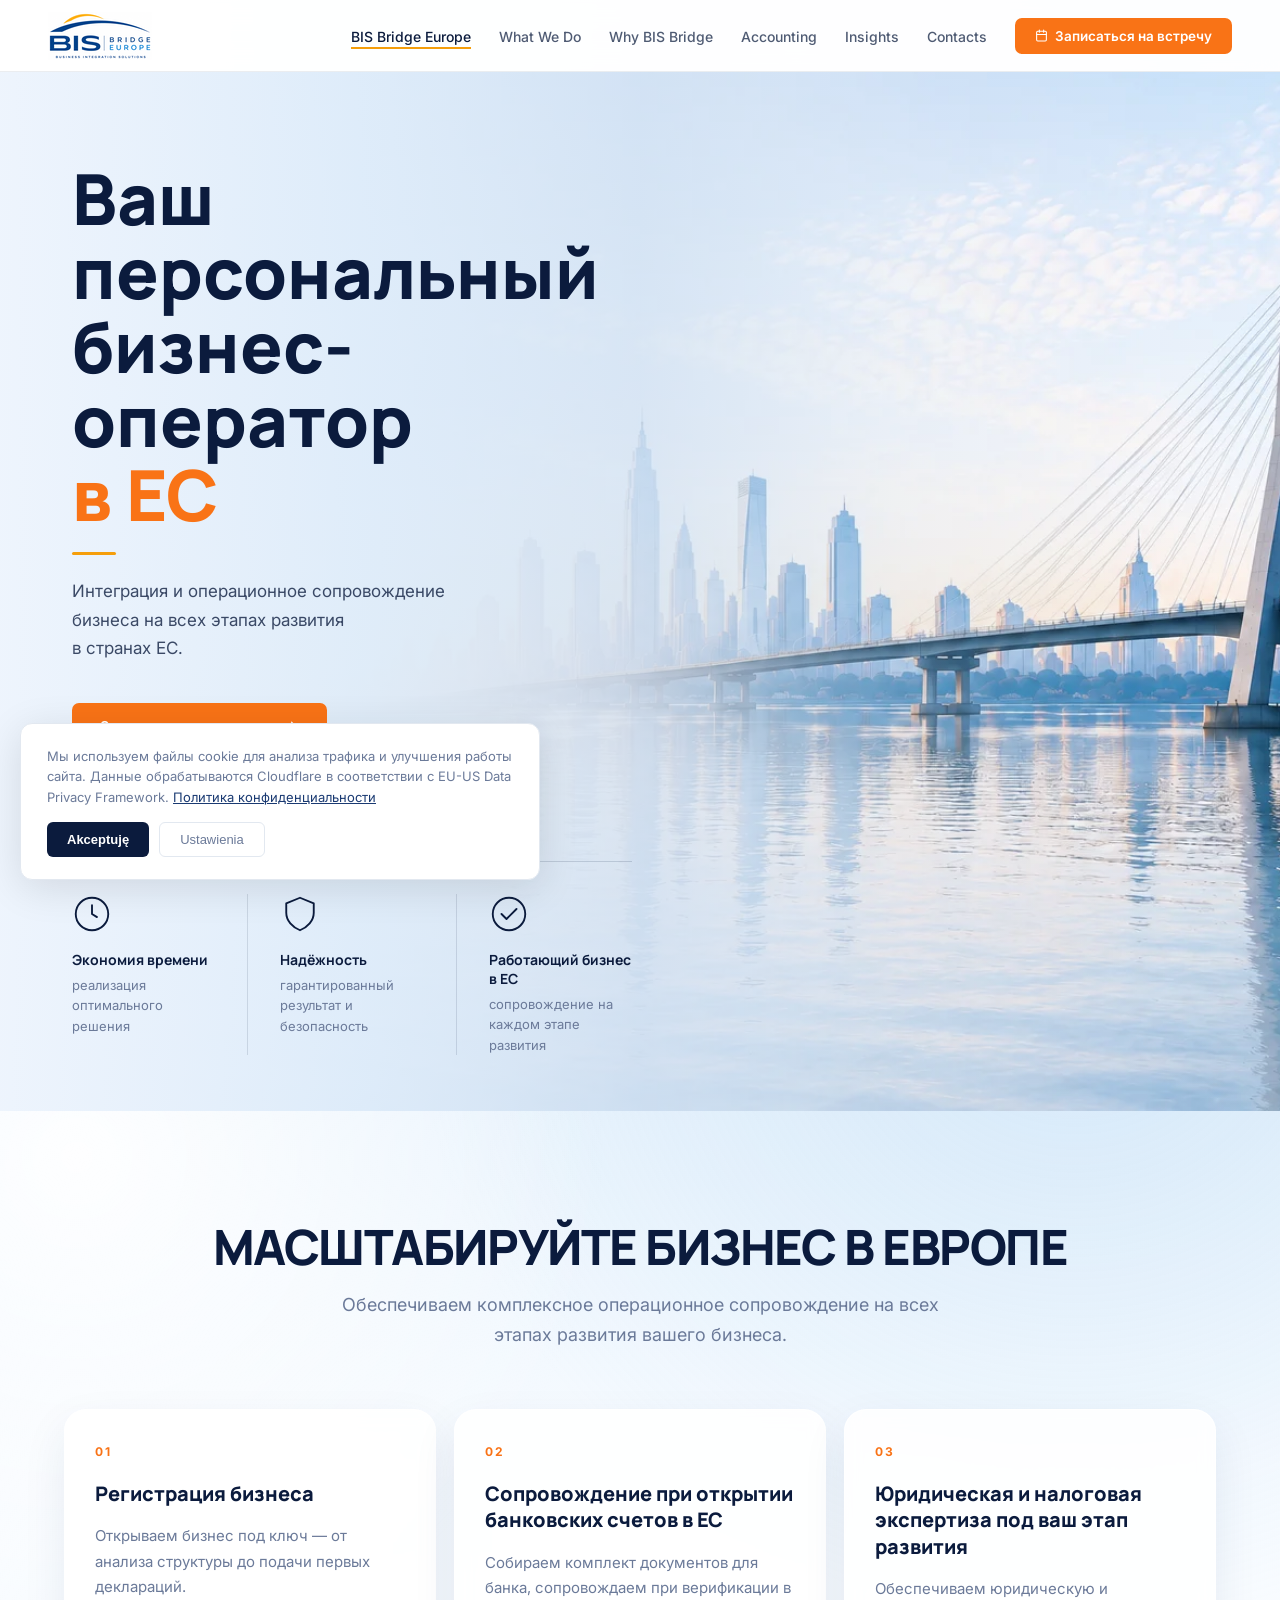
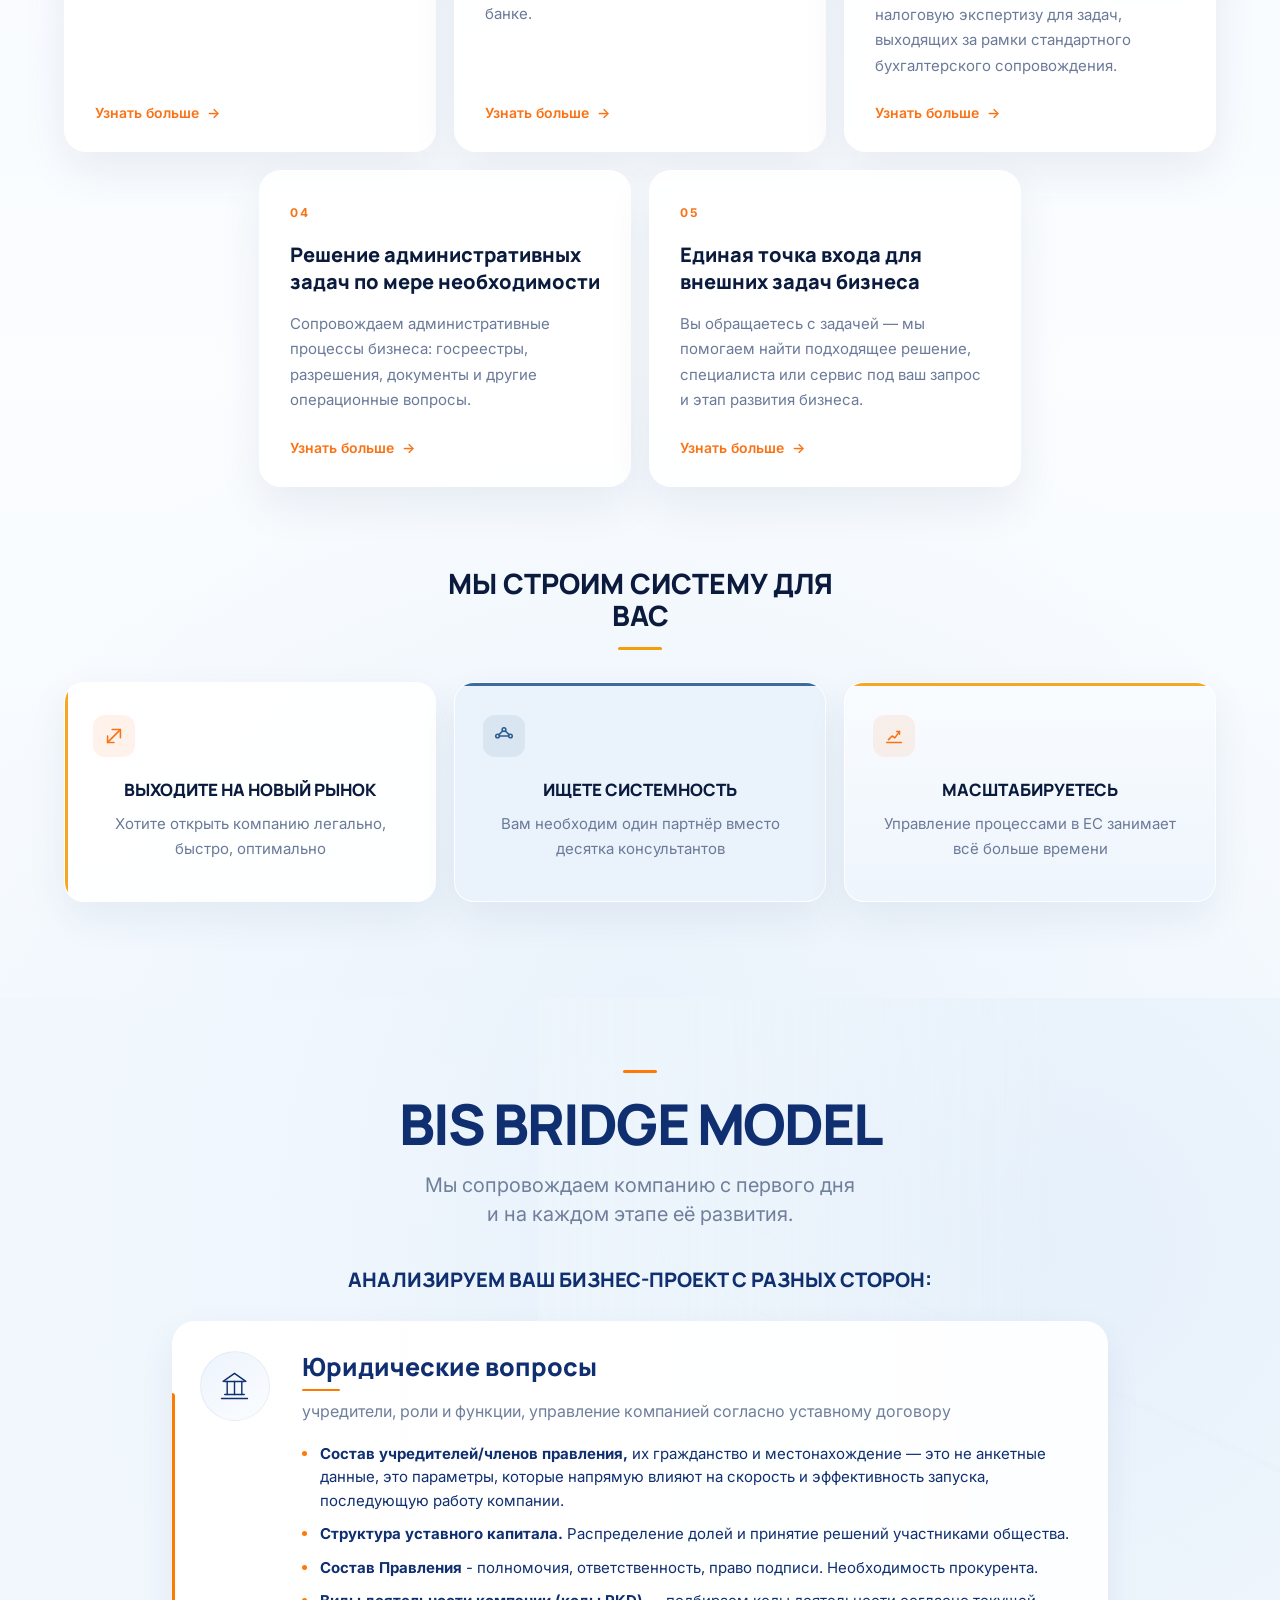
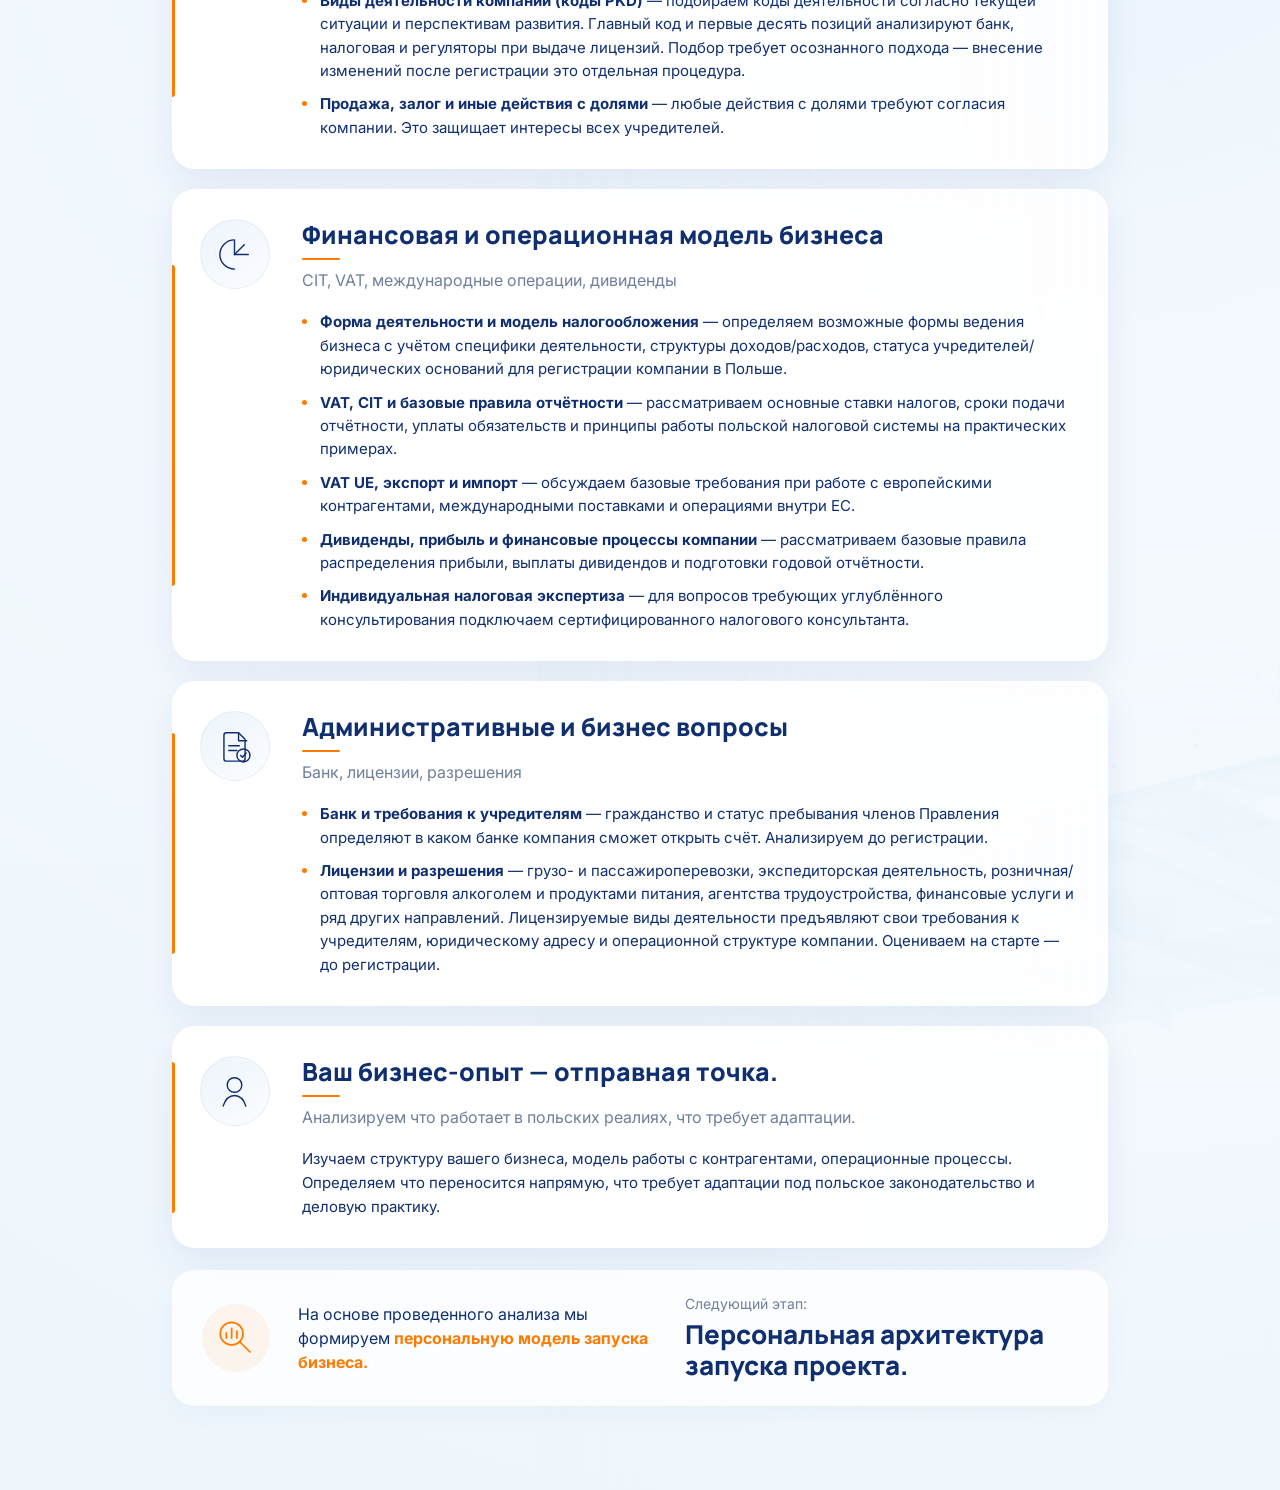
<file: index (19).html>
<!DOCTYPE html>
<html lang="ru">
<head>
  <meta charset="UTF-8">
  <meta name="viewport" content="width=device-width, initial-scale=1.0">
  <meta name="robots" content="index, follow">
  <meta name="description" content="Полный комплекс услуг по регистрации Sp. z o.o., открытию счетов в банках ЕС, юридическому и бухгалтерскому сопровождению вашей компании.">
  <title>BIS BRIDGE EUROPE | Интеграция и сопровождение бизнеса в ЕС</title>
  <link rel="canonical" href="https://bisbridge.eu/">
  <meta property="og:title" content="BIS BRIDGE EUROPE | Интеграция и сопровождение бизнеса в ЕС">
  <meta property="og:description" content="Полный комплекс услуг по регистрации Sp. z o.o., открытию счетов в банках ЕС, юридическому и бухгалтерскому сопровождению вашей компании.">
  <meta property="og:type" content="website">
  <meta property="og:url" content="https://bisbridge.eu/">
  <link rel="preconnect" href="https://fonts.googleapis.com">
  <link rel="preconnect" href="https://fonts.gstatic.com" crossorigin>
  <link href="https://fonts.googleapis.com/css2?family=Inter:wght@400;500;600&family=Manrope:wght@600;700;800&display=swap" rel="stylesheet">
  <style>
    *,*::before,*::after{box-sizing:border-box;margin:0;padding:0}
    :root{
      --navy:#0B1B3D;
      --navy2:#1A3A72;
      --orange:#F59E0B;
      --orange2:#F97316;
      --white:#fff;
      --gray:#6B7A99;
      --F:'Manrope',sans-serif;
      --B:'Inter',sans-serif;
    }
    html{scroll-behavior:smooth}
    body{font-family:var(--B);color:var(--navy);background:#fff;-webkit-font-smoothing:antialiased;overflow-x:hidden}

    /* ══ NAV ══ */
    nav{
      position:fixed;top:0;left:0;right:0;z-index:200;
      background:rgba(255,255,255,0.97);
      backdrop-filter:blur(14px);
      border-bottom:1px solid rgba(11,27,61,0.08);
      height:72px;
    }
    .nav-in{
      max-width:1320px;margin:0 auto;height:100%;
      padding:0 48px;
      display:flex;align-items:center;justify-content:space-between;
    }
    .logo{display:flex;align-items:center;text-decoration:none}
    .logo-img{height:48px;width:auto;display:block}
    .logo-top{display:flex;align-items:center;gap:8px}
    .logo-bis{font-family:var(--F);font-weight:800;font-size:24px;color:var(--navy);letter-spacing:-.01em}
    .logo-div{width:1px;height:26px;background:rgba(11,27,61,0.2)}
    .logo-right{display:flex;flex-direction:column;line-height:1.15}
    .logo-be{font-family:var(--F);font-weight:700;font-size:12px;color:var(--navy);letter-spacing:.06em}
    .logo-sub{font-size:7.5px;font-weight:500;letter-spacing:.2em;color:var(--gray);text-transform:uppercase;margin-top:4px}
    .nl{display:flex;align-items:center;gap:28px;list-style:none}
    .nl a{font-size:14px;font-weight:500;color:var(--navy);opacity:.72;text-decoration:none;transition:opacity .2s;white-space:nowrap}
    .nl a:hover,.act{opacity:1 !important}
    .act{border-bottom:2px solid var(--orange);padding-bottom:2px}
    .nav-btn{
      opacity:1 !important;
      display:inline-flex;align-items:center;gap:7px;
      background:var(--orange2);color:#fff !important;
      padding:10px 20px;border-radius:7px;
      font-size:13.5px !important;font-weight:600 !important;
      transition:background .2s !important;border-bottom:none !important;
    }
    .nav-btn:hover{background:var(--orange) !important}
    .burger{display:none;flex-direction:column;gap:5px;background:none;border:none;cursor:pointer;padding:4px}
    .burger span{display:block;width:24px;height:2px;background:var(--navy);border-radius:2px}

    /* ══ HERO — фото на весь экран ══ */
    .hero{
      position:relative;
      width:100%;
      min-height:100vh;
      padding-top:72px;
      overflow:hidden;
      background:#C8DDF0;
    }

    /* Фото — абсолютный фон */
    .hero-bg{
      position:absolute;
      inset:0;
      z-index:0;
    }
    .hero-bg img{
      width:100%;height:100%;
      object-fit:cover;
      object-position:center center;
      display:block;
    }
    /* Градиент — делает левую часть читаемой */
    .hero-bg::after{
      content:'';
      position:absolute;inset:0;
      background:linear-gradient(
        to right,
        rgba(237,244,253,0.96) 0%,
        rgba(220,235,250,0.90) 28%,
        rgba(200,220,242,0.65) 50%,
        rgba(180,205,235,0.20) 70%,
        rgba(180,205,235,0) 100%
      );
    }

    /* Контент поверх фото */
    .hero-content{
      position:relative;
      z-index:10;
      padding:90px 72px 0;
      max-width:640px;
    }

    .h1-dark{
      font-family:var(--F);
      font-size:clamp(44px,5.5vw,72px);
      font-weight:800;line-height:1.05;
      color:var(--navy);
    }
    .h1-orange{
      font-family:var(--F);
      font-size:clamp(44px,5.5vw,72px);
      font-weight:800;line-height:1.05;
      color:var(--orange2);
      margin-bottom:20px;
    }
    .rule{width:44px;height:3px;background:var(--orange);border-radius:2px;margin-bottom:22px}
    .hero-sub{
      font-size:17px;font-weight:400;
      color:var(--navy);opacity:.78;
      line-height:1.7;max-width:420px;
      margin-bottom:40px;
    }

    /* Кнопки */
    .btns{display:flex;gap:14px;flex-wrap:wrap}
    .btn-f{
      display:inline-flex;align-items:center;gap:8px;
      background:var(--orange2);color:#fff;
      padding:14px 28px;border-radius:7px;
      font-size:15px;font-weight:600;text-decoration:none;
      transition:background .2s,transform .15s;
    }
    .btn-f:hover{background:var(--orange);transform:translateY(-1px)}
    .btn-o{
      display:inline-flex;align-items:center;gap:8px;
      background:rgba(255,255,255,0.75);color:var(--navy);
      padding:14px 24px;border-radius:7px;
      font-size:15px;font-weight:500;text-decoration:none;
      border:1.5px solid rgba(11,27,61,0.22);
      backdrop-filter:blur(6px);
      transition:border-color .2s,background .2s;
    }
    .btn-o:hover{border-color:var(--navy);background:rgba(255,255,255,0.9)}
    .arr{width:15px;height:15px;stroke:currentColor;fill:none;stroke-width:2;stroke-linecap:round}

    /* ══ 3 ИКОНКИ — внизу hero поверх фото ══ */
    .pillars-wrap{
      position:relative;
      z-index:10;
      padding:48px 72px 56px;
    }
    .pillars{
      display:flex;
      gap:0;
      max-width:560px;
      border-top:1px solid rgba(11,27,61,0.15);
      padding-top:32px;
    }
    .pill{
      flex:1;
      padding-right:32px;
      border-right:1px solid rgba(11,27,61,0.12);
      margin-right:32px;
    }
    .pill:last-child{border-right:none;padding-right:0;margin-right:0}
    .pill-icon{
      width:40px;height:40px;
      margin-bottom:16px;
    }
    .pill-icon svg{
      width:40px;height:40px;
      stroke:var(--navy);fill:none;
      stroke-width:1.5;stroke-linecap:round;stroke-linejoin:round;
    }
    .pill-t{
      font-family:var(--F);
      font-size:14px;font-weight:700;
      color:var(--navy);margin-bottom:6px;
    }
    .pill-d{font-size:13px;color:var(--gray);line-height:1.55}

    /* ══ COOKIE ══ */
    .cookie{
      position:fixed;bottom:20px;left:20px;
      max-width:520px;background:#fff;
      border:1px solid #e2e8f0;border-radius:12px;
      padding:22px 26px;box-shadow:0 8px 40px rgba(0,0,0,.11);
      z-index:999;
    }
    .cookie.hidden{display:none}
    .cookie p{font-size:13px;color:var(--gray);line-height:1.6;margin-bottom:14px}
    .cookie p a{color:var(--navy2);text-decoration:underline;cursor:pointer}
    .cookie-btns{display:flex;gap:10px}
    .c-acc{background:var(--navy);color:#fff;border:none;padding:9px 20px;border-radius:6px;font-size:13px;font-weight:600;cursor:pointer;transition:background .2s}
    .c-acc:hover{background:var(--navy2)}
    .c-set{background:transparent;color:var(--gray);border:1px solid #e2e8f0;padding:9px 20px;border-radius:6px;font-size:13px;cursor:pointer}

    /* ══ MODAL ══ */
    .modal-overlay{display:none;position:fixed;inset:0;background:rgba(11,27,61,.45);z-index:1000;align-items:center;justify-content:center;padding:20px}
    .modal-overlay.open{display:flex}
    .modal{background:#fff;border-radius:14px;max-width:660px;width:100%;max-height:85vh;overflow-y:auto;padding:40px;box-shadow:0 20px 60px rgba(0,0,0,.18)}
    .modal h2{font-family:var(--F);font-size:22px;font-weight:800;color:var(--navy);margin-bottom:6px}
    .modal-sub{font-size:13px;color:var(--gray);margin-bottom:24px}
    .modal h3{font-family:var(--F);font-size:15px;font-weight:700;color:var(--navy);margin:20px 0 8px}
    .modal p,.modal li{font-size:13.5px;color:#374151;line-height:1.7}
    .modal ul{padding-left:18px;margin-top:6px}
    .modal-close{float:right;background:none;border:none;font-size:22px;color:var(--gray);cursor:pointer}

    .next{padding:80px 48px;text-align:center;color:var(--gray);font-size:13px;background:#f8fafc;border-top:1px solid #e8eef5}

/* ══ SCREEN 2 — WHAT WE DO ══ */
.s2{position:relative;overflow:hidden;padding:110px 64px 96px;background:radial-gradient(circle at 84% -10%,rgba(173,211,242,.34),transparent 34%),linear-gradient(180deg,#EAF4FD 0%,#F7FBFF 24%,#FBFDFF 58%,#F4F9FE 100%)}
.s2::before{content:"";position:absolute;inset:0;pointer-events:none;background:radial-gradient(circle at 6% 3%,rgba(255,255,255,.95),transparent 28%),radial-gradient(circle at 50% 100%,rgba(213,230,246,.32),transparent 42%)}
.s2-container{position:relative;z-index:1;width:min(1240px,100%);margin:0 auto}
.s2-intro{max-width:100%;margin-bottom:58px;text-align:center}
.s2-title{font-family:var(--F);font-size:clamp(32px,3.8vw,56px);line-height:1.05;font-weight:800;letter-spacing:-.03em;color:var(--navy);margin-bottom:18px}
.s2-sub{max-width:600px;font-size:18px;line-height:1.7;color:var(--gray);margin:0 auto}
.s2-services{display:grid;grid-template-columns:repeat(6,minmax(0,1fr));gap:18px;align-items:stretch;margin-bottom:80px}
.s2-card{grid-column:span 2;min-height:300px;display:flex;flex-direction:column;padding:34px 30px 30px;background:rgba(255,255,255,.88);border:1px solid rgba(255,255,255,.74);border-radius:22px;box-shadow:0 18px 45px rgba(25,56,104,.08);backdrop-filter:blur(8px);transition:transform .25s ease,box-shadow .25s ease,background .25s ease}
.s2-card--offset{grid-column:2 / span 2}
.s2-card:last-child{grid-column:4 / span 2}
.s2-card:hover{transform:translateY(-4px);box-shadow:0 24px 60px rgba(25,56,104,.12);background:#fff}
.s2-num{font-size:12px;font-weight:700;letter-spacing:.18em;color:var(--orange2);margin-bottom:22px}
.s2-card-title{font-family:var(--F);font-size:20px;line-height:1.32;font-weight:800;color:var(--navy);margin-bottom:16px}
.s2-card-text{font-size:15px;line-height:1.7;color:var(--gray);margin-bottom:26px}
.s2-more{margin-top:auto;align-self:flex-start;display:inline-flex;align-items:center;gap:8px;color:var(--orange2);font-size:14px;font-weight:600;text-decoration:none}
.s2-more span{display:inline-block;transition:transform .2s ease}
.s2-card:hover .s2-more span{transform:translateX(5px)}
.s2-system{text-align:center}
.s2-sys-head{font-family:var(--F);font-size:28px;line-height:1.15;font-weight:800;color:var(--navy);margin-bottom:32px;max-width:400px;margin-left:auto;margin-right:auto}
.s2-sys-head::after{content:"";display:block;width:44px;height:3px;margin-top:16px;border-radius:99px;background:var(--orange);margin-left:auto;margin-right:auto}
.s2-sys-grid{display:grid;grid-template-columns:repeat(3,minmax(0,1fr));gap:18px}
.s2-sys-item{position:relative;min-height:220px;padding:32px 28px 28px;border:1px solid rgba(255,255,255,.9);border-radius:20px;overflow:hidden;box-shadow:0 16px 40px rgba(25,56,104,.07);transition:transform .25s ease,box-shadow .25s ease}
.s2-sys-item--1{background:rgba(255,255,255,.92)}
.s2-sys-item--2{background:#EAF3FB}
.s2-sys-item--3{background:linear-gradient(180deg,#F9FCFF 0%,#EEF5FC 100%)}
.s2-sys-item::before{content:"";position:absolute;left:0;top:0;bottom:0;width:3px;background:var(--orange);opacity:.9}
.s2-sys-item--2::before{left:0;right:0;top:0;bottom:auto;width:auto;height:3px;background:#2B5D94}
.s2-sys-item--3::before{left:0;right:0;top:0;bottom:auto;width:auto;height:3px;background:var(--orange)}
.s2-sys-item:hover{transform:translateY(-3px);box-shadow:0 22px 50px rgba(25,56,104,.11)}
.s2-sys-icon{width:42px;height:42px;display:flex;align-items:center;justify-content:center;margin-bottom:22px;border-radius:12px;background:rgba(249,115,22,.09);color:var(--orange2)}
.s2-sys-icon--blue{background:rgba(43,93,148,.09);color:#2B5D94}
.s2-sys-icon svg{width:22px;height:22px;fill:none;stroke:currentColor;stroke-width:1.7;stroke-linecap:round;stroke-linejoin:round}
.s2-sys-title{font-family:var(--F);font-size:17px;line-height:1.35;font-weight:800;text-transform:uppercase;color:var(--navy);margin-bottom:10px}
.s2-sys-text{font-size:15px;line-height:1.65;color:var(--gray)}
@media(max-width:980px){.s2{padding:80px 30px 68px}.s2-services{grid-template-columns:repeat(2,minmax(0,1fr))}.s2-card,.s2-card--offset,.s2-card:last-child{grid-column:auto}.s2-sys-grid{grid-template-columns:1fr}.s2-sys-item{min-height:0;padding:26px 24px}}
@media(max-width:640px){.s2{padding:60px 20px 52px}.s2-intro{margin-bottom:32px}.s2-sub{font-size:16px}.s2-services{grid-template-columns:1fr;gap:14px;margin-bottom:48px}.s2-card{min-height:0;padding:26px 22px 24px}.s2-card-title{font-size:18px}.s2-sys-head{font-size:22px}.s2-sys-grid{gap:12px}}

    /* ══ RESPONSIVE ══ */
    @media(max-width:960px){
      .nav-in{padding:0 20px}
      .nl{display:none}
      .burger{display:flex}
      .nl.open{display:flex;flex-direction:column;position:absolute;top:72px;left:0;right:0;background:#fff;padding:20px;gap:16px;box-shadow:0 8px 24px rgba(0,0,0,.09);z-index:200}
      .hero-content{padding:48px 20px 0;max-width:100%}
      .hero-bg::after{background:linear-gradient(to bottom,rgba(237,244,253,0.92) 0%,rgba(220,235,250,0.80) 60%,rgba(200,220,242,0.55) 100%)}
      .pillars-wrap{padding:32px 20px 40px}
      .pillars{flex-direction:column;gap:0;border-top:none;max-width:100%}
      .pill{border-right:none;border-bottom:1px solid rgba(11,27,61,.1);padding:0 0 20px;margin:0 0 20px}
      .pill:last-child{border-bottom:none;margin-bottom:0}
    }
    @media(max-width:480px){
      .btns{flex-direction:column}
      .btn-f,.btn-o{justify-content:center}
      .h1-dark,.h1-orange{font-size:36px}
    }
  
    /* ══ SCREEN 3 — BIS BRIDGE MODEL ══ */
:root{
  --bis3-navy:#102f70;
  --bis3-blue:#005ea6;
  --bis3-muted:#6f7f9c;
  --bis3-orange:#ff7a00;
  --bis3-bg:#eef5fc;
  --bis3-white:#ffffff;
  --bis3-shadow:0 14px 36px rgba(16,47,112,.07);
}
*{box-sizing:border-box}
.bis3-section{
  position:relative;
  overflow:hidden;
  padding:72px 0 84px;
  background:
    radial-gradient(circle at 82% 12%,rgba(216,232,248,.92) 0%,rgba(234,243,252,.75) 34%,rgba(242,248,253,.92) 67%,rgba(236,245,252,1) 100%);
  color:var(--bis3-navy);
  font-family:var(--B,'Inter',Arial,sans-serif);
}
.bis3-section::before{
  content:"";
  position:absolute;
  inset:0 0 0 auto;
  width:58%;
  background:
    linear-gradient(90deg,rgba(238,246,252,1) 0%,rgba(238,246,252,.80) 14%,rgba(238,246,252,.25) 42%,rgba(238,246,252,0) 70%),
    url("[data-uri]") right top/cover no-repeat;
  opacity:.74;
  pointer-events:none;
}
.bis3-section::after{
  content:"";
  position:absolute;
  inset:0;
  background:linear-gradient(180deg,rgba(255,255,255,.02),rgba(238,246,252,.18) 58%,rgba(238,246,252,.72));
  pointer-events:none;
}
.bis3-wrap{
  position:relative;
  z-index:2;
  width:min(1320px,calc(100% - 48px));
  margin:0 auto;
}
.bis3-head{max-width:100%;margin-bottom:36px;text-align:center}
.bis3-topline{display:block;width:34px;height:3px;border-radius:20px;background:var(--bis3-orange);margin:0 auto 23px}
.bis3-title{font-family:var(--F,'Manrope',Arial,sans-serif);margin:0 0 18px;font-size:clamp(44px,4.4vw,68px);line-height:1;letter-spacing:-.035em;font-weight:800;color:var(--bis3-navy)}
.bis3-subtitle{margin:0 auto;color:var(--bis3-muted);font-size:20px;line-height:1.48}
.bis3-kicker{font-family:var(--F,'Manrope',Arial,sans-serif);margin:0 0 28px;font-size:20px;line-height:1.35;font-weight:800;text-transform:uppercase;color:var(--bis3-navy);text-align:center}
.bis3-stack{width:min(950px,76%);display:flex;flex-direction:column;gap:20px;margin:0 auto}
.bis3-card{
  position:relative;
  display:grid;
  grid-template-columns:78px minmax(0,1fr);
  gap:24px;
  padding:30px 34px 30px 28px;
  border-radius:23px;
  background:linear-gradient(90deg,rgba(255,255,255,.98),rgba(255,255,255,.94) 72%,rgba(255,255,255,.87));
  box-shadow:var(--bis3-shadow);
  backdrop-filter:blur(5px);
  -webkit-backdrop-filter:blur(5px);
  overflow:hidden;
}
.bis3-card::before{
  content:"";
  position:absolute;
  left:0;
  top:16%;
  width:3px;
  height:68%;
  border-radius:0 5px 5px 0;
  background:var(--bis3-orange);
}
.bis3-icon{
  width:70px;height:70px;border-radius:50%;
  display:flex;align-items:center;justify-content:center;
  background:linear-gradient(145deg,#edf4fc,#fbfdff);
  border:1px solid rgba(16,47,112,.06);
}
.bis3-icon svg{width:39px;height:39px;fill:none;stroke:var(--bis3-navy);stroke-width:1.75;stroke-linecap:round;stroke-linejoin:round}
.bis3-card h3{font-family:var(--F,'Manrope',Arial,sans-serif);
  position:relative;
  margin:1px 0 9px;
  padding-bottom:9px;
  font-size:25px;
  line-height:1.22;
  font-weight:800;
  color:var(--bis3-navy);
}
.bis3-card h3::after{
  content:"";
  position:absolute;
  left:0;bottom:0;
  width:38px;height:2px;border-radius:20px;
  background:var(--bis3-orange);
}
.bis3-lead{margin:0 0 18px;color:var(--bis3-muted);font-size:16px;line-height:1.48}
.bis3-list{margin:0;padding:0;list-style:none}
.bis3-list li{
  position:relative;
  margin:0 0 10px;
  padding-left:18px;
  font-size:15px;
  line-height:1.56;
  color:var(--bis3-navy);
}
.bis3-list li:last-child{margin-bottom:0}
.bis3-list li::before{
  content:"";
  position:absolute;left:0;top:9px;
  width:5px;height:5px;border-radius:50%;
  background:var(--bis3-orange);
}
.bis3-list strong{font-weight:700;color:var(--bis3-navy)}
.bis3-body{margin:0;font-size:15px;line-height:1.58;color:var(--bis3-navy)}
.bis3-transition{
  width:min(950px,76%);
  margin:22px auto 0;
  display:grid;
  grid-template-columns:72px minmax(230px,1fr) minmax(300px,1.08fr);
  gap:24px;
  align-items:center;
  padding:25px 30px;
  border-radius:22px;
  background:rgba(255,255,255,.76);
  box-shadow:0 8px 24px rgba(25,63,121,.035);
  backdrop-filter:blur(7px);
  -webkit-backdrop-filter:blur(7px);
}
.bis3-transition-icon{
  width:68px;height:68px;border-radius:50%;
  display:flex;align-items:center;justify-content:center;
  background:rgba(255,122,0,.07);
}
.bis3-transition-icon svg{width:42px;height:42px;fill:none;stroke:var(--bis3-orange);stroke-width:2;stroke-linecap:round;stroke-linejoin:round}
.bis3-result{margin:0;font-size:16px;line-height:1.5;color:var(--bis3-navy)}
.bis3-result strong{color:var(--bis3-orange);font-weight:700}
.bis3-next small{display:block;margin-bottom:7px;color:var(--bis3-muted);font-size:14px}
.bis3-next h4{font-family:var(--F,'Manrope',Arial,sans-serif);margin:0;font-size:26px;line-height:1.18;font-weight:800;color:var(--bis3-navy)}
@media(max-width:1100px){
  .bis3-stack,.bis3-transition{width:88%}
  .bis3-section::before{width:65%;opacity:.55}
}
@media(max-width:820px){
  .bis3-section{padding:56px 0 66px}
  .bis3-wrap{width:min(100% - 32px,1320px)}
  .bis3-stack,.bis3-transition{width:100%}
  .bis3-card{grid-template-columns:62px minmax(0,1fr);gap:17px;padding:25px 21px}
  .bis3-icon{width:58px;height:58px}
  .bis3-icon svg{width:32px;height:32px}
  .bis3-card h3{font-family:var(--F,'Manrope',Arial,sans-serif);font-size:22px}
  .bis3-list li,.bis3-body{font-size:14px}
  .bis3-transition{grid-template-columns:62px 1fr}
  .bis3-next{grid-column:2}
  .bis3-section::before{width:100%;opacity:.24}
}
@media(max-width:560px){
  .bis3-title{font-family:var(--F,'Manrope',Arial,sans-serif);font-size:34px}
  .bis3-subtitle{font-size:17px}
  .bis3-kicker{font-family:var(--F,'Manrope',Arial,sans-serif);font-size:17px}
  .bis3-card{display:block}
  .bis3-icon{margin-bottom:16px}
  .bis3-transition{display:block}
  .bis3-transition-icon{margin-bottom:16px}
  .bis3-result{margin-bottom:20px}
  .bis3-next h4{font-family:var(--F,'Manrope',Arial,sans-serif);font-size:23px}
}
</style>
</head>
<body>

<!-- NAV -->
<nav id="nav">
  <div class="nav-in">
    <a href="/" class="logo">
      <img src="[data-uri]" alt="BIS Bridge Europe" class="logo-img">
    </a>

    <ul class="nl" id="nl">
      <li><a href="/" class="act">BIS Bridge Europe</a></li>
      <li><a href="#services">What We Do</a></li>
      <li><a href="#model">Why BIS Bridge</a></li>
      <li><a href="accounting.html">Accounting</a></li>
      <li><a href="blog.html">Insights</a></li>
      <li><a href="#contact">Contacts</a></li>
      <li>
        <a href="#contact" class="nav-btn">
          <svg width="13" height="13" viewBox="0 0 24 24" fill="none" stroke="currentColor" stroke-width="2" stroke-linecap="round"><rect x="3" y="4" width="18" height="18" rx="2"/><line x1="16" y1="2" x2="16" y2="6"/><line x1="8" y1="2" x2="8" y2="6"/><line x1="3" y1="10" x2="21" y2="10"/></svg>
          Записаться на встречу
        </a>
      </li>
    </ul>

    <button class="burger" id="burger" aria-label="Меню">
      <span></span><span></span><span></span>
    </button>
  </div>
</nav>

<!-- HERO -->
<section class="hero">

  <!-- Фото на весь фон -->
  <div class="hero-bg">
    <img src="[data-uri]" alt="BIS Bridge Europe" loading="eager">
  </div>

  <!-- Текст поверх -->
  <div class="hero-content">
    <div class="h1-dark">Ваш персональный<br>бизнес-оператор</div>
    <div class="h1-orange">в ЕС</div>
    <div class="rule"></div>
    <p class="hero-sub">
      Интеграция и операционное сопровождение<br>
      бизнеса на всех этапах развития<br>
      в странах ЕС.
    </p>
    <div class="btns">
      <a href="#contact" class="btn-f">
        Записаться на встречу
        <svg class="arr" viewBox="0 0 24 24"><line x1="5" y1="12" x2="19" y2="12"/><polyline points="12 5 19 12 12 19"/></svg>
      </a>
      <a href="#model" class="btn-o">
        Подробнее о нашем подходе
        <svg class="arr" viewBox="0 0 24 24"><line x1="5" y1="12" x2="19" y2="12"/><polyline points="12 5 19 12 12 19"/></svg>
      </a>
    </div>
  </div>

  <!-- Иконки внизу поверх фото -->
  <div class="pillars-wrap">
    <div class="pillars">
      <div class="pill">
        <div class="pill-icon">
          <svg viewBox="0 0 32 32" fill="none" xmlns="http://www.w3.org/2000/svg">
            <circle cx="16" cy="16" r="13" stroke="#0B1B3D" stroke-width="1.5"/>
            <polyline points="16,9 16,16 20,18.5" stroke="#0B1B3D" stroke-width="1.5" stroke-linecap="round" stroke-linejoin="round"/>
          </svg>
        </div>
        <div class="pill-t">Экономия времени</div>
        <div class="pill-d">реализация оптимального решения</div>
      </div>
      <div class="pill">
        <div class="pill-icon">
          <svg viewBox="0 0 32 32" fill="none" xmlns="http://www.w3.org/2000/svg">
            <path d="M16 3 L27 7.5 V15 C27 21.5 22 26.5 16 29 C10 26.5 5 21.5 5 15 V7.5 Z" stroke="#0B1B3D" stroke-width="1.5" stroke-linecap="round" stroke-linejoin="round"/>
          </svg>
        </div>
        <div class="pill-t">Надёжность</div>
        <div class="pill-d">гарантированный результат и безопасность</div>
      </div>
      <div class="pill">
        <div class="pill-icon">
          <svg viewBox="0 0 32 32" fill="none" xmlns="http://www.w3.org/2000/svg">
            <circle cx="16" cy="16" r="13" stroke="#0B1B3D" stroke-width="1.5"/>
            <polyline points="10,16 14,20 22,12" stroke="#0B1B3D" stroke-width="1.5" stroke-linecap="round" stroke-linejoin="round"/>
          </svg>
        </div>
        <div class="pill-t">Работающий бизнес в ЕС</div>
        <div class="pill-d">сопровождение на каждом этапе развития</div>
      </div>
      </div>
    </div>

</section>

<!-- ══ SCREEN 2 — WHAT WE DO ══ -->
<section class="s2" id="services">
  <div class="s2-container">
    <div class="s2-intro">
      <h2 class="s2-title">МАСШТАБИРУЙТЕ БИЗНЕС В ЕВРОПЕ</h2>
      <p class="s2-sub">Обеспечиваем комплексное операционное сопровождение на всех этапах развития вашего бизнеса.</p>
    </div>
    <div class="s2-services">
      <article class="s2-card">
        <div class="s2-num">01</div>
        <h3 class="s2-card-title">Регистрация бизнеса</h3>
        <p class="s2-card-text">Открываем бизнес под ключ — от анализа структуры до подачи первых деклараций.</p>
        <a class="s2-more" href="#why-bis-bridge">Узнать больше <span>→</span></a>
      </article>
      <article class="s2-card">
        <div class="s2-num">02</div>
        <h3 class="s2-card-title">Сопровождение при открытии банковских счетов в ЕС</h3>
        <p class="s2-card-text">Собираем комплект документов для банка, сопровождаем при верификации в банке.</p>
        <a class="s2-more" href="#why-bis-bridge">Узнать больше <span>→</span></a>
      </article>
      <article class="s2-card">
        <div class="s2-num">03</div>
        <h3 class="s2-card-title">Юридическая и налоговая экспертиза под ваш этап развития</h3>
        <p class="s2-card-text">Обеспечиваем юридическую и налоговую экспертизу для задач, выходящих за рамки стандартного бухгалтерского сопровождения.</p>
        <a class="s2-more" href="#why-bis-bridge">Узнать больше <span>→</span></a>
      </article>
      <article class="s2-card s2-card--offset">
        <div class="s2-num">04</div>
        <h3 class="s2-card-title">Решение административных задач по мере необходимости</h3>
        <p class="s2-card-text">Сопровождаем административные процессы бизнеса: госреестры, разрешения, документы и другие операционные вопросы.</p>
        <a class="s2-more" href="#why-bis-bridge">Узнать больше <span>→</span></a>
      </article>
      <article class="s2-card">
        <div class="s2-num">05</div>
        <h3 class="s2-card-title">Единая точка входа для внешних задач бизнеса</h3>
        <p class="s2-card-text">Вы обращаетесь с задачей — мы помогаем найти подходящее решение, специалиста или сервис под ваш запрос и этап развития бизнеса.</p>
        <a class="s2-more" href="#why-bis-bridge">Узнать больше <span>→</span></a>
      </article>
    </div>
    <div class="s2-system">
      <div class="s2-sys-head">МЫ СТРОИМ СИСТЕМУ ДЛЯ ВАС</div>
      <div class="s2-sys-grid">
        <div class="s2-sys-item s2-sys-item--1">
          <div class="s2-sys-icon" aria-hidden="true">
            <svg viewBox="0 0 24 24"><path d="M5 19L19 5"/><path d="M10 5h9v9"/><path d="M5 12v7h7"/></svg>
          </div>
          <h3 class="s2-sys-title">ВЫХОДИТЕ НА НОВЫЙ РЫНОК</h3>
          <p class="s2-sys-text">Хотите открыть компанию легально, быстро, оптимально</p>
        </div>
        <div class="s2-sys-item s2-sys-item--2">
          <div class="s2-sys-icon s2-sys-icon--blue" aria-hidden="true">
            <svg viewBox="0 0 24 24"><circle cx="5" cy="12" r="2"/><circle cx="12" cy="5" r="2"/><circle cx="19" cy="12" r="2"/><path d="M6.5 10.5L10.5 6.5"/><path d="M13.5 6.5L17.5 10.5"/><path d="M7 12h10"/></svg>
          </div>
          <h3 class="s2-sys-title">ИЩЕТЕ СИСТЕМНОСТЬ</h3>
          <p class="s2-sys-text">Вам необходим один партнёр вместо десятка консультантов</p>
        </div>
        <div class="s2-sys-item s2-sys-item--3">
          <div class="s2-sys-icon" aria-hidden="true">
            <svg viewBox="0 0 24 24"><path d="M4 19h16"/><path d="M6 16l4-4 3 2 5-7"/><path d="M15 7h3v3"/></svg>
          </div>
          <h3 class="s2-sys-title">МАСШТАБИРУЕТЕСЬ</h3>
          <p class="s2-sys-text">Управление процессами в ЕС занимает всё больше времени</p>
        </div>
      </div>
    </div>
  </div>
</section>



<!-- ══ SCREEN 3 — BIS BRIDGE MODEL ══ -->
<section class="bis3-section" id="model">
  <div class="bis3-wrap">

    <header class="bis3-head">
      <span class="bis3-topline"></span>
      <h2 class="bis3-title">BIS BRIDGE MODEL</h2>
      <p class="bis3-subtitle">Мы сопровождаем компанию с первого дня<br>и на каждом этапе её развития.</p>
    </header>

    <h3 class="bis3-kicker">АНАЛИЗИРУЕМ ВАШ БИЗНЕС-ПРОЕКТ C РАЗНЫХ СТОРОН:</h3>

    <div class="bis3-stack">

      <article class="bis3-card">
        <div class="bis3-icon" aria-hidden="true">
          <svg viewBox="0 0 48 48"><path d="M8 40h32"/><path d="M12 19h24"/><path d="M15 19v16"/><path d="M24 19v16"/><path d="M33 19v16"/><path d="M10 19L24 9l14 10"/><path d="M12 35h24"/></svg>
        </div>
        <div>
          <h3>Юридические вопросы</h3>
          <p class="bis3-lead">учредители, роли и функции, управление компанией согласно уставному договору</p>
          <ul class="bis3-list">
            <li><strong>Состав учредителей/членов правления,</strong> их гражданство и местонахождение — это не анкетные данные, это параметры, которые напрямую влияют на скорость и эффективность запуска, последующую работу компании.</li>
            <li><strong>Структура уставного капитала.</strong> Распределение долей и принятие решений участниками общества.</li>
            <li><strong>Состав Правления</strong> - полномочия, ответственность, право подписи. Необходимость прокурента.</li>
            <li><strong>Виды деятельности компании (коды PKD)</strong> — подбираем коды деятельности согласно текущей ситуации и перспективам развития. Главный код и первые десять позиций анализируют банк, налоговая и регуляторы при выдаче лицензий. Подбор требует осознанного подхода — внесение изменений после регистрации это отдельная процедура.</li>
            <li><strong>Продажа, залог и иные действия с долями</strong> — любые действия с долями требуют согласия компании. Это защищает интересы всех учредителей.</li>
          </ul>
        </div>
      </article>

      <article class="bis3-card">
        <div class="bis3-icon" aria-hidden="true">
          <svg viewBox="0 0 48 48"><path d="M24 24V7"/><path d="M24 24h17"/><path d="M24 24l12-12"/><path d="M24 42C14.059 42 6 33.941 6 24S14.059 6 24 6"/></svg>
        </div>
        <div>
          <h3>Финансовая и операционная модель бизнеса</h3>
          <p class="bis3-lead">CIT, VAT, международные операции, дивиденды</p>
          <ul class="bis3-list">
            <li><strong>Форма деятельности и модель налогообложения</strong> — определяем возможные формы ведения бизнеса с учётом специфики деятельности, структуры доходов/расходов, статуса учредителей/юридических оснований для регистрации компании в Польше.</li>
            <li><strong>VAT, CIT и базовые правила отчётности</strong> — рассматриваем основные ставки налогов, сроки подачи отчётности, уплаты обязательств и принципы работы польской налоговой системы на практических примерах.</li>
            <li><strong>VAT UE, экспорт и импорт</strong> — обсуждаем базовые требования при работе с европейскими контрагентами, международными поставками и операциями внутри ЕС.</li>
            <li><strong>Дивиденды, прибыль и финансовые процессы компании</strong> — рассматриваем базовые правила распределения прибыли, выплаты дивидендов и подготовки годовой отчётности.</li>
            <li><strong>Индивидуальная налоговая экспертиза</strong> — для вопросов требующих углублённого консультирования подключаем сертифицированного налогового консультанта.</li>
          </ul>
        </div>
      </article>

      <article class="bis3-card">
        <div class="bis3-icon" aria-hidden="true">
          <svg viewBox="0 0 48 48"><path d="M14 7h15l8 8v24a3 3 0 0 1-3 3H14a3 3 0 0 1-3-3V10a3 3 0 0 1 3-3z"/><path d="M29 7v10h10"/><path d="M17 23h13"/><path d="M17 29h10"/><circle cx="35" cy="35" r="8"/><path d="M31.5 35l2.3 2.3 4.5-5.3"/></svg>
        </div>
        <div>
          <h3>Административные и бизнес вопросы</h3>
          <p class="bis3-lead">Банк, лицензии, разрешения</p>
          <ul class="bis3-list">
            <li><strong>Банк и требования к учредителям</strong> — гражданство и статус пребывания членов Правления определяют в каком банке компания сможет открыть счёт. Анализируем до регистрации.</li>
            <li><strong>Лицензии и разрешения</strong> — грузо- и пассажироперевозки, экспедиторская деятельность, розничная/оптовая торговля алкоголем и продуктами питания, агентства трудоустройства, финансовые услуги и ряд других направлений. Лицензируемые виды деятельности предъявляют свои требования к учредителям, юридическому адресу и операционной структуре компании. Оцениваем на старте — до регистрации.</li>
          </ul>
        </div>
      </article>

      <article class="bis3-card">
        <div class="bis3-icon" aria-hidden="true">
          <svg viewBox="0 0 48 48"><circle cx="24" cy="16" r="9"/><path d="M10 42c2.7-8.2 7.6-13 14-13s11.3 4.8 14 13"/></svg>
        </div>
        <div>
          <h3>Ваш бизнес-опыт — отправная точка.</h3>
          <p class="bis3-lead">Анализируем что работает в польских реалиях, что требует адаптации.</p>
          <p class="bis3-body">Изучаем структуру вашего бизнеса, модель работы с контрагентами, операционные процессы. Определяем что переносится напрямую, что требует адаптации под польское законодательство и деловую практику.</p>
        </div>
      </article>

    </div>

    <div class="bis3-transition">
      <div class="bis3-transition-icon" aria-hidden="true">
        <svg viewBox="0 0 48 48"><circle cx="19" cy="19" r="13"/><path d="M28 28l12 12"/><path d="M13 24v-6"/><path d="M19 24V13"/><path d="M25 24v-8"/></svg>
      </div>
      <p class="bis3-result">На основе проведенного анализа мы формируем <strong>персональную модель запуска бизнеса.</strong></p>
      <div class="bis3-next">
        <small>Следующий этап:</small>
        <h4>Персональная архитектура запуска проекта.</h4>
      </div>
    </div>

  </div>
</section>

<!-- COOKIE -->
<div class="cookie hidden" id="cookie">
  <p>Мы используем файлы cookie для анализа трафика и улучшения работы сайта. Данные обрабатываются Cloudflare в соответствии с EU-US Data Privacy Framework. <a onclick="openPrivacy()">Политика конфиденциальности</a></p>
  <div class="cookie-btns">
    <button class="c-acc" onclick="acceptCookie()">Akceptuję</button>
    <button class="c-set" onclick="declineCookie()">Ustawienia</button>
  </div>
</div>

<!-- PRIVACY MODAL -->
<div class="modal-overlay" id="privacy-modal">
  <div class="modal">
    <button class="modal-close" onclick="closePrivacy()">✕</button>
    <h2>Polityka Prywatności</h2>
    <div class="modal-sub">RODO / GDPR · Ostatnia aktualizacja: 2025</div>
    <h3>1. Administrator danych</h3>
    <p><strong>INTEGRIA GROUP Sp. z o.o.</strong><br>NIP: 6793358307<br>ul. Zamknięta 10 lok. 1.5, 30-554 Kraków, Polska<br>E-mail: <a href="mailto:info@bisbridge.eu" style="color:#1A3A72">info@bisbridge.eu</a></p>
    <h3>2. Cel przetwarzania danych</h3>
    <ul><li>Obsługa zapytań przesłanych przez formularz kontaktowy</li><li>Przygotowanie ofert i zawarcie umów</li><li>Analiza ruchu na stronie (Cloudflare Analytics)</li></ul>
    <h3>3. Prawa użytkownika</h3>
    <ul><li>Prawo dostępu do danych</li><li>Prawo do sprostowania danych</li><li>Prawo do usunięcia danych (prawo do bycia zapomnianym)</li><li>Prawo do cofnięcia zgody w dowolnym momencie</li></ul>
    <h3>4. Przekazywanie danych</h3>
    <p>Dane mogą być przetwarzane przez Cloudflare Inc. w ramach EU-US Data Privacy Framework.</p>
    <h3>5. Kontakt</h3>
    <p><a href="mailto:info@bisbridge.eu" style="color:#1A3A72">info@bisbridge.eu</a></p>
    <div style="margin-top:28px;text-align:right">
      <button onclick="closePrivacy()" style="background:#0B1B3D;color:#fff;border:none;padding:10px 24px;border-radius:6px;font-size:14px;font-weight:600;cursor:pointer">Zamknij</button>
    </div>
  </div>
</div>

<script>
  document.getElementById('burger').addEventListener('click',()=>document.getElementById('nl').classList.toggle('open'));
  window.addEventListener('scroll',()=>{document.getElementById('nav').style.boxShadow=scrollY>10?'0 2px 16px rgba(0,0,0,.07)':'none'});
  if(!localStorage.getItem('cookie-ok')){setTimeout(()=>document.getElementById('cookie').classList.remove('hidden'),1500)}
  function acceptCookie(){localStorage.setItem('cookie-ok','1');document.getElementById('cookie').classList.add('hidden')}
  function declineCookie(){localStorage.setItem('cookie-ok','0');document.getElementById('cookie').classList.add('hidden')}
  function openPrivacy(){document.getElementById('privacy-modal').classList.add('open')}
  function closePrivacy(){document.getElementById('privacy-modal').classList.remove('open')}
  document.getElementById('privacy-modal').addEventListener('click',function(e){if(e.target===this)closePrivacy()});
</script>
</body>
</html>
</file>
<file: site.css>
*,*::before,*::after{box-sizing:border-box;margin:0;padding:0}
    :root{
      --navy:#0b2b63;
      --navy2:#005ea6;
      --orange:#ff7900;
      --orange2:#ff7900;
      --white:#fff;
      --gray:#6d7f9f;
      --F:'Manrope',sans-serif;
      --B:'Inter',sans-serif;
    }
    html{scroll-behavior:smooth}
    body{font-family:var(--B);color:var(--navy);background:#fff;-webkit-font-smoothing:antialiased;overflow-x:hidden}

    /* ══ NAV ══ */
    nav{
      position:fixed;top:0;left:0;right:0;z-index:200;
      background:rgba(255,255,255,0.97);
      backdrop-filter:blur(14px);
      border-bottom:1px solid rgba(11,27,61,0.08);
      height:72px;
    }
    .nav-in{
      max-width:1320px;margin:0 auto;height:100%;
      padding:0 48px;
      display:flex;align-items:center;justify-content:space-between;
    }
    .logo{display:flex;align-items:center;text-decoration:none}
    .logo-img{height:48px;width:auto;display:block}
    .logo-top{display:flex;align-items:center;gap:8px}
    .logo-bis{font-family:var(--F);font-weight:800;font-size:24px;color:var(--navy);letter-spacing:-.01em}
    .logo-div{width:1px;height:26px;background:rgba(11,27,61,0.2)}
    .logo-right{display:flex;flex-direction:column;line-height:1.15}
    .logo-be{font-family:var(--F);font-weight:700;font-size:12px;color:var(--navy);letter-spacing:.06em}
    .logo-sub{font-size:7.5px;font-weight:500;letter-spacing:.2em;color:var(--gray);text-transform:uppercase;margin-top:4px}
    .nl{display:flex;align-items:center;gap:28px;list-style:none}
    .nl a{font-size:14px;font-weight:500;color:var(--navy);opacity:.72;text-decoration:none;transition:opacity .2s;white-space:nowrap}
    .nl a:hover,.act{opacity:1 !important}
    .act{border-bottom:2px solid var(--orange);padding-bottom:2px}
    .nav-btn{
      opacity:1 !important;
      display:inline-flex;align-items:center;gap:7px;
      background:var(--orange2);color:#fff !important;
      padding:10px 20px;border-radius:7px;
      font-size:13.5px !important;font-weight:600 !important;
      transition:background .2s !important;border-bottom:none !important;
    }
    .nav-btn:hover{background:var(--orange) !important}
    .burger{display:none;flex-direction:column;gap:5px;background:none;border:none;cursor:pointer;padding:4px}
    .burger span{display:block;width:24px;height:2px;background:var(--navy);border-radius:2px}

    /* ══ HERO — фото на весь экран ══ */
    .hero{
      position:relative;
      width:100%;
      min-height:100vh;
      padding-top:72px;
      overflow:hidden;
      background:#C8DDF0;
    }

    /* Фото — абсолютный фон */
    .hero-bg{
      position:absolute;
      inset:0;
      z-index:0;
    }
    .hero-bg img{
      width:100%;height:100%;
      object-fit:cover;
      object-position:center center;
      display:block;
    }
    /* Градиент — делает левую часть читаемой */
    .hero-bg::after{
      content:'';
      position:absolute;inset:0;
      background:linear-gradient(
        to right,
        rgba(237,244,253,0.96) 0%,
        rgba(220,235,250,0.90) 28%,
        rgba(200,220,242,0.65) 50%,
        rgba(180,205,235,0.20) 70%,
        rgba(180,205,235,0) 100%
      );
    }

    /* Контент поверх фото */
    .hero-content{
      position:relative;
      z-index:10;
      padding:90px 72px 0;
      max-width:640px;
    }

    .h1-dark{
      font-family:var(--F);
      font-size:clamp(44px,5.5vw,72px);
      font-weight:800;line-height:1.05;
      color:var(--navy);
    }
    .h1-orange{
      font-family:var(--F);
      font-size:clamp(44px,5.5vw,72px);
      font-weight:800;line-height:1.05;
      color:var(--orange2);
      margin-bottom:20px;
    }
    .rule{width:44px;height:3px;background:var(--orange);border-radius:2px;margin-bottom:22px}
    .hero-sub{
      font-size:17px;font-weight:400;
      color:var(--navy);opacity:.78;
      line-height:1.7;max-width:420px;
      margin-bottom:40px;
    }

    /* Кнопки */
    .btns{display:flex;gap:14px;flex-wrap:wrap}
    .btn-f{
      display:inline-flex;align-items:center;gap:8px;
      background:var(--orange2);color:#fff;
      padding:14px 28px;border-radius:7px;
      font-size:15px;font-weight:600;text-decoration:none;
      transition:background .2s,transform .15s;
    }
    .btn-f:hover{background:var(--orange);transform:translateY(-1px)}
    .btn-o{
      display:inline-flex;align-items:center;gap:8px;
      background:rgba(255,255,255,0.75);color:var(--navy);
      padding:14px 24px;border-radius:7px;
      font-size:15px;font-weight:500;text-decoration:none;
      border:1.5px solid rgba(11,27,61,0.22);
      backdrop-filter:blur(6px);
      transition:border-color .2s,background .2s;
    }
    .btn-o:hover{border-color:var(--navy);background:rgba(255,255,255,0.9)}
    .arr{width:15px;height:15px;stroke:currentColor;fill:none;stroke-width:2;stroke-linecap:round}

    /* ══ 3 ИКОНКИ — внизу hero поверх фото ══ */
    .pillars-wrap{
      position:relative;
      z-index:10;
      padding:48px 72px 56px;
    }
    .pillars{
      display:flex;
      gap:0;
      max-width:560px;
      border-top:1px solid rgba(11,27,61,0.15);
      padding-top:32px;
    }
    .pill{
      flex:1;
      padding-right:32px;
      border-right:1px solid rgba(11,27,61,0.12);
      margin-right:32px;
    }
    .pill:last-child{border-right:none;padding-right:0;margin-right:0}
    .pill-icon{
      width:40px;height:40px;
      margin-bottom:16px;
    }
    .pill-icon svg{
      width:40px;height:40px;
      stroke:var(--navy);fill:none;
      stroke-width:1.5;stroke-linecap:round;stroke-linejoin:round;
    }
    .pill-t{
      font-family:var(--F);
      font-size:14px;font-weight:700;
      color:var(--navy);margin-bottom:6px;
    }
    .pill-d{font-size:13px;color:var(--gray);line-height:1.55}

    /* ══ COOKIE ══ */
    .cookie{
      position:fixed;bottom:20px;left:20px;
      max-width:520px;background:#fff;
      border:1px solid #e2e8f0;border-radius:12px;
      padding:22px 26px;box-shadow:0 8px 40px rgba(0,0,0,.11);
      z-index:999;
    }
    .cookie.hidden{display:none}
    .cookie p{font-size:13px;color:var(--gray);line-height:1.6;margin-bottom:14px}
    .cookie p a{color:var(--navy2);text-decoration:underline;cursor:pointer}
    .cookie-btns{display:flex;gap:10px}
    .c-acc{background:var(--navy);color:#fff;border:none;padding:9px 20px;border-radius:6px;font-size:13px;font-weight:600;cursor:pointer;transition:background .2s}
    .c-acc:hover{background:var(--navy2)}
    .c-set{background:transparent;color:var(--gray);border:1px solid #e2e8f0;padding:9px 20px;border-radius:6px;font-size:13px;cursor:pointer}

    /* ══ MODAL ══ */
    .modal-overlay{display:none;position:fixed;inset:0;background:rgba(11,27,61,.45);z-index:1000;align-items:center;justify-content:center;padding:20px}
    .modal-overlay.open{display:flex}
    .modal{background:#fff;border-radius:14px;max-width:660px;width:100%;max-height:85vh;overflow-y:auto;padding:40px;box-shadow:0 20px 60px rgba(0,0,0,.18)}
    .modal h2{font-family:var(--F);font-size:22px;font-weight:800;color:var(--navy);margin-bottom:6px}
    .modal-sub{font-size:13px;color:var(--gray);margin-bottom:24px}
    .modal h3{font-family:var(--F);font-size:15px;font-weight:700;color:var(--navy);margin:20px 0 8px}
    .modal p,.modal li{font-size:13.5px;color:#374151;line-height:1.7}
    .modal ul{padding-left:18px;margin-top:6px}
    .modal-close{float:right;background:none;border:none;font-size:22px;color:var(--gray);cursor:pointer}

    .next{padding:80px 48px;text-align:center;color:var(--gray);font-size:13px;background:#f8fafc;border-top:1px solid #e8eef5}

/* ══ SCREEN 2 — WHAT WE DO ══ */
.s2{position:relative;overflow:hidden;padding:110px 64px 96px;background:radial-gradient(circle at 84% -10%,rgba(173,211,242,.34),transparent 34%),linear-gradient(180deg,#EAF4FD 0%,#F7FBFF 24%,#FBFDFF 58%,#F4F9FE 100%)}
.s2::before{content:"";position:absolute;inset:0;pointer-events:none;background:radial-gradient(circle at 6% 3%,rgba(255,255,255,.95),transparent 28%),radial-gradient(circle at 50% 100%,rgba(213,230,246,.32),transparent 42%)}
.s2-container{position:relative;z-index:1;width:min(1240px,100%);margin:0 auto}
.s2-intro{max-width:100%;margin-bottom:58px;text-align:center}
.s2-title{font-family:var(--F);font-size:clamp(32px,3.8vw,56px);line-height:1.05;font-weight:800;letter-spacing:-.03em;color:var(--navy);margin-bottom:18px}
.s2-sub{max-width:600px;font-size:18px;line-height:1.7;color:var(--gray);margin:0 auto}
.s2-services{display:grid;grid-template-columns:repeat(6,minmax(0,1fr));gap:18px;align-items:stretch;margin-bottom:80px}
.s2-card{grid-column:span 2;min-height:300px;display:flex;flex-direction:column;padding:34px 30px 30px;background:rgba(255,255,255,.88);border:1px solid rgba(255,255,255,.74);border-radius:22px;box-shadow:0 18px 45px rgba(25,56,104,.08);backdrop-filter:blur(8px);transition:transform .25s ease,box-shadow .25s ease,background .25s ease}
.s2-card--offset{grid-column:2 / span 2}
.s2-card:last-child{grid-column:4 / span 2}
.s2-card:hover{transform:translateY(-4px);box-shadow:0 24px 60px rgba(25,56,104,.12);background:#fff}
.s2-num{font-size:12px;font-weight:700;letter-spacing:.18em;color:var(--orange2);margin-bottom:22px}
.s2-card-title{font-family:var(--F);font-size:20px;line-height:1.32;font-weight:800;color:var(--navy);margin-bottom:16px}
.s2-card-text{font-size:15px;line-height:1.7;color:var(--gray);margin-bottom:26px}
.s2-more{margin-top:auto;align-self:flex-start;display:inline-flex;align-items:center;gap:8px;color:var(--orange2);font-size:14px;font-weight:600;text-decoration:none}
.s2-more span{display:inline-block;transition:transform .2s ease}
.s2-card:hover .s2-more span{transform:translateX(5px)}
.s2-system{text-align:center}
.s2-sys-head{font-family:var(--F);font-size:28px;line-height:1.15;font-weight:800;color:var(--navy);margin-bottom:32px;max-width:400px;margin-left:auto;margin-right:auto}
.s2-sys-head::after{content:"";display:block;width:44px;height:3px;margin-top:16px;border-radius:99px;background:var(--orange);margin-left:auto;margin-right:auto}
.s2-sys-grid{display:grid;grid-template-columns:repeat(3,minmax(0,1fr));gap:18px}
.s2-sys-item{position:relative;min-height:220px;padding:32px 28px 28px;border:1px solid rgba(255,255,255,.9);border-radius:20px;overflow:hidden;box-shadow:0 16px 40px rgba(25,56,104,.07);transition:transform .25s ease,box-shadow .25s ease}
.s2-sys-item--1{background:rgba(255,255,255,.92)}
.s2-sys-item--2{background:#EAF3FB}
.s2-sys-item--3{background:linear-gradient(180deg,#F9FCFF 0%,#EEF5FC 100%)}
.s2-sys-item::before{content:"";position:absolute;left:0;top:0;bottom:0;width:3px;background:var(--orange);opacity:.9}
.s2-sys-item--2::before{left:0;right:0;top:0;bottom:auto;width:auto;height:3px;background:#2B5D94}
.s2-sys-item--3::before{left:0;right:0;top:0;bottom:auto;width:auto;height:3px;background:var(--orange)}
.s2-sys-item:hover{transform:translateY(-3px);box-shadow:0 22px 50px rgba(25,56,104,.11)}
.s2-sys-icon{width:42px;height:42px;display:flex;align-items:center;justify-content:center;margin-bottom:22px;border-radius:12px;background:rgba(249,115,22,.09);color:var(--orange2)}
.s2-sys-icon--blue{background:rgba(43,93,148,.09);color:#2B5D94}
.s2-sys-icon img{width:22px;height:22px;fill:none;stroke:currentColor;stroke-width:1.7;stroke-linecap:round;stroke-linejoin:round}
.s2-sys-title{font-family:var(--F);font-size:17px;line-height:1.35;font-weight:800;text-transform:uppercase;color:var(--navy);margin-bottom:10px}
.s2-sys-text{font-size:15px;line-height:1.65;color:var(--gray)}
@media(max-width:980px){.s2{padding:80px 30px 68px}.s2-services{grid-template-columns:repeat(2,minmax(0,1fr))}.s2-card,.s2-card--offset,.s2-card:last-child{grid-column:auto}.s2-sys-grid{grid-template-columns:1fr}.s2-sys-item{min-height:0;padding:26px 24px}}
@media(max-width:640px){.s2{padding:60px 20px 52px}.s2-intro{margin-bottom:32px}.s2-sub{font-size:16px}.s2-services{grid-template-columns:1fr;gap:14px;margin-bottom:48px}.s2-card{min-height:0;padding:26px 22px 24px}.s2-card-title{font-size:18px}.s2-sys-head{font-size:22px}.s2-sys-grid{gap:12px}}

    /* ══ RESPONSIVE ══ */
    @media(max-width:960px){
      .nav-in{padding:0 20px}
      .nl{display:none}
      .burger{display:flex}
      .nl.open{display:flex;flex-direction:column;position:absolute;top:72px;left:0;right:0;background:#fff;padding:20px;gap:16px;box-shadow:0 8px 24px rgba(0,0,0,.09);z-index:200}
      .hero-content{padding:48px 20px 0;max-width:100%}
      .hero-bg::after{background:linear-gradient(to bottom,rgba(237,244,253,0.92) 0%,rgba(220,235,250,0.80) 60%,rgba(200,220,242,0.55) 100%)}
      .pillars-wrap{padding:32px 20px 40px}
      .pillars{flex-direction:column;gap:0;border-top:none;max-width:100%}
      .pill{border-right:none;border-bottom:1px solid rgba(11,27,61,.1);padding:0 0 20px;margin:0 0 20px}
      .pill:last-child{border-bottom:none;margin-bottom:0}
    }
    @media(max-width:480px){
      .btns{flex-direction:column}
      .btn-f,.btn-o{justify-content:center}
      .h1-dark,.h1-orange{font-size:36px}
    }
  
    /* ══ SCREEN 3 — BIS BRIDGE MODEL ══ */
:root{
  --bis3-navy:#0b2b63;
  --bis3-blue:#005ea6;
  --bis3-muted:#6d7f9f;
  --bis3-orange:#ff7900;
  --bis3-bg:#eef5fc;
  --bis3-white:#ffffff;
  --bis3-shadow:0 14px 36px rgba(16,47,112,.07);
}
*{box-sizing:border-box}
.bis3-section{
  position:relative;
  overflow:hidden;
  padding:72px 0 84px;
  background-color:#eef5fc;
  color:var(--bis3-navy);
  font-family:var(--B,'Inter',Arial,sans-serif);
}
.bis3-wrap{
  position:relative;
  z-index:2;
  width:min(1320px,calc(100% - 48px));
  margin:0 auto;
}
.bis3-head{max-width:100%;margin-bottom:36px;text-align:center}
.bis3-topline{display:block;width:34px;height:3px;border-radius:20px;background:var(--bis3-orange);margin:0 auto 23px}
.bis3-title{font-family:var(--F,'Manrope',Arial,sans-serif);margin:0 0 18px;font-size:clamp(44px,4.4vw,68px);line-height:1;letter-spacing:-.035em;font-weight:800;color:var(--bis3-navy)}
.bis3-subtitle{margin:0 auto;color:var(--bis3-muted);font-size:20px;line-height:1.48}
.bis3-kicker{font-family:var(--F,'Manrope',Arial,sans-serif);margin:0 0 28px;font-size:20px;line-height:1.35;font-weight:800;text-transform:uppercase;color:var(--bis3-navy);text-align:center}
.bis3-stack{width:min(950px,76%);display:flex;flex-direction:column;gap:20px;margin:0 auto}
.bis3-card{
  position:relative;
  display:grid;
  grid-template-columns:78px minmax(0,1fr);
  gap:24px;
  padding:30px 34px 30px 28px;
  border-radius:23px;
  background:linear-gradient(90deg,rgba(255,255,255,.98),rgba(255,255,255,.94) 72%,rgba(255,255,255,.87));
  box-shadow:var(--bis3-shadow);
  backdrop-filter:blur(5px);
  -webkit-backdrop-filter:blur(5px);
  overflow:hidden;
}
.bis3-card::before{
  content:"";
  position:absolute;
  left:0;
  top:16%;
  width:3px;
  height:68%;
  border-radius:0 5px 5px 0;
  background:var(--bis3-orange);
}
.bis3-icon{
  width:70px;height:70px;border-radius:50%;
  display:flex;align-items:center;justify-content:center;
  background:linear-gradient(145deg,#edf4fc,#fbfdff);
  border:1px solid rgba(16,47,112,.06);
}
.bis3-icon img{width:39px;height:39px;fill:none;stroke:var(--bis3-navy);stroke-width:1.75;stroke-linecap:round;stroke-linejoin:round}
.bis3-card h3{font-family:var(--F,'Manrope',Arial,sans-serif);
  position:relative;
  margin:1px 0 9px;
  padding-bottom:9px;
  font-size:25px;
  line-height:1.22;
  font-weight:800;
  color:var(--bis3-navy);
}
.bis3-card h3::after{
  content:"";
  position:absolute;
  left:0;bottom:0;
  width:38px;height:2px;border-radius:20px;
  background:var(--bis3-orange);
}
.bis3-lead{margin:0 0 18px;color:var(--bis3-muted);font-size:16px;line-height:1.48}
.bis3-list{margin:0;padding:0;list-style:none}
.bis3-list li{
  position:relative;
  margin:0 0 10px;
  padding-left:18px;
  font-size:15px;
  line-height:1.56;
  color:var(--bis3-navy);
}
.bis3-list li:last-child{margin-bottom:0}
.bis3-list li::before{
  content:"";
  position:absolute;left:0;top:9px;
  width:5px;height:5px;border-radius:50%;
  background:var(--bis3-orange);
}
.bis3-list strong{font-weight:700;color:var(--bis3-navy)}
.bis3-body{margin:0;font-size:15px;line-height:1.58;color:var(--bis3-navy)}
.bis3-transition{
  width:min(950px,76%);
  margin:22px auto 0;
  display:grid;
  grid-template-columns:72px minmax(230px,1fr) minmax(300px,1.08fr);
  gap:24px;
  align-items:center;
  padding:25px 30px;
  border-radius:22px;
  background:rgba(255,255,255,.76);
  box-shadow:0 8px 24px rgba(25,63,121,.035);
  backdrop-filter:blur(7px);
  -webkit-backdrop-filter:blur(7px);
}
.bis3-transition-icon{
  width:68px;height:68px;border-radius:50%;
  display:flex;align-items:center;justify-content:center;
  background:rgba(255,122,0,.07);
}
.bis3-transition-icon img{width:42px;height:42px;fill:none;stroke:var(--bis3-orange);stroke-width:2;stroke-linecap:round;stroke-linejoin:round}
.bis3-result{margin:0;font-size:16px;line-height:1.5;color:var(--bis3-navy)}
.bis3-result strong{color:var(--bis3-orange);font-weight:700}
.bis3-next small{display:block;margin-bottom:7px;color:var(--bis3-muted);font-size:14px}
.bis3-next h4{font-family:var(--F,'Manrope',Arial,sans-serif);margin:0;font-size:26px;line-height:1.18;font-weight:800;color:var(--bis3-navy)}
@media(max-width:1100px){
  .bis3-stack,.bis3-transition{width:88%}
}
@media(max-width:820px){
  .bis3-section{padding:56px 0 66px;background-image:none}
  .bis3-wrap{width:min(100% - 32px,1320px)}
  .bis3-stack,.bis3-transition{width:100%}
  .bis3-card{grid-template-columns:62px minmax(0,1fr);gap:17px;padding:25px 21px}
  .bis3-icon{width:58px;height:58px}
  .bis3-icon img{width:32px;height:32px}
  .bis3-card h3{font-family:var(--F,'Manrope',Arial,sans-serif);font-size:22px}
  .bis3-list li,.bis3-body{font-size:14px}
  .bis3-transition{grid-template-columns:62px 1fr}
  .bis3-next{grid-column:2}
}
@media(max-width:560px){
  .bis3-title{font-family:var(--F,'Manrope',Arial,sans-serif);font-size:34px}
  .bis3-subtitle{font-size:17px}
  .bis3-kicker{font-family:var(--F,'Manrope',Arial,sans-serif);font-size:17px}
  .bis3-card{display:block}
  .bis3-icon{margin-bottom:16px}
  .bis3-transition{display:block}
  .bis3-transition-icon{margin-bottom:16px}
  .bis3-result{margin-bottom:20px}
  .bis3-next h4{font-family:var(--F,'Manrope',Arial,sans-serif);font-size:23px}
}


/* ══ ТОЛЬКО БЛОК «МЫ СТРОИМ СИСТЕМУ ДЛЯ ВАС» ══ */
.s2-system{
  text-align:center;
}

.s2-sys-head{
  max-width:none;
  margin:0 auto 18px;
  display:flex;
  align-items:center;
  justify-content:center;
  gap:14px;
  font-family:var(--F);
  font-size:13px;
  line-height:1.2;
  font-weight:700;
  letter-spacing:.16em;
  text-transform:uppercase;
  color:var(--orange2);
}

.s2-sys-head::before,
.s2-sys-head::after{
  content:"";
  display:block;
  width:24px;
  height:1px;
  margin:0;
  background:var(--orange2);
  border-radius:0;
}

.s2-sys-grid{
  display:grid;
  grid-template-columns:repeat(3,minmax(0,1fr));
  gap:18px;
}

.s2-sys-item,
.s2-sys-item--1,
.s2-sys-item--2,
.s2-sys-item--3{
  position:relative;
  min-height:190px;
  padding:30px 28px 28px;
  background:#fff;
  border:1px solid rgba(11,43,99,.13);
  border-radius:0;
  box-shadow:none;
  overflow:hidden;
  text-align:left;
  transition:none;
}

.s2-sys-item::before,
.s2-sys-item--2::before,
.s2-sys-item--3::before{
  content:"";
  position:absolute;
  left:0;
  right:0;
  top:0;
  bottom:auto;
  width:auto;
  height:2px;
  background:var(--orange2);
  opacity:1;
}

.s2-sys-item:hover{
  transform:none;
  box-shadow:none;
  background:#fff;
}

.s2-sys-icon,
.s2-sys-icon--blue{
  display:none !important;
}

.s2-sys-title{
  margin:0 0 12px;
  font-family:var(--F);
  font-size:17px;
  line-height:1.35;
  font-weight:800;
  text-transform:none;
  color:var(--navy);
}

.s2-sys-text{
  margin:0;
  font-size:15px;
  line-height:1.65;
  color:var(--gray);
}

@media(max-width:980px){
  .s2-sys-grid{grid-template-columns:1fr}
  .s2-sys-item,
  .s2-sys-item--1,
  .s2-sys-item--2,
  .s2-sys-item--3{
    min-height:0;
    padding:26px 24px 24px;
  }
}

@media(max-width:640px){
  .s2-sys-head{
    font-size:11px;
    gap:10px;
    letter-spacing:.12em;
  }
  .s2-sys-head::before,
  .s2-sys-head::after{
    width:18px;
  }
}



/* ===== ORIGINAL STYLE BLOCK SEPARATOR ===== */



/* =========================================================
   BIS BRIDGE — BASIC UNIFIED DESIGN SYSTEM
   Геометрия, типографика и ритм приведены к единой системе.
   Контент и функциональность экранов не изменены.
   ========================================================= */
:root{
  --bb-container:1240px;
  --bb-gutter:48px;
  --bb-section-y:96px;
  --bb-line:rgba(11,27,61,.11);
  --bb-line-active:rgba(0,94,166,.58);
  --bb-link:#74819a;
  --bb-link-hover:#0b2b63;
  --bb-card-radius:4px;
  --bb-soft-radius:8px;
  --bb-shadow:0 10px 28px rgba(11,27,61,.045);
}

/* Единый ритм текста */
body{
  font-family:var(--B);
  font-size:16px;
  line-height:1.7;
}
h1,h2,h3,h4,.h1-dark,.h1-orange,.s2-title,.s2-card-title,.s2-sys-head,
.bis3-title,.bis3-card-title,.s4-left h2,.s4-card-title,.s4-panel-title{
  font-family:var(--F);
  letter-spacing:-.025em;
}
p{line-height:1.7}

/* Шапка: логотип и меню больше не накладываются */
.nav-in{
  width:min(var(--bb-container),calc(100% - (var(--bb-gutter) * 2)));
  max-width:none;
  padding:0;
  gap:42px;
}
.logo{
  flex:0 0 auto;
  min-width:178px;
}
.logo-img{height:46px;max-width:168px;object-fit:contain}
.nl{margin-left:auto;gap:30px}
.nl a{font-size:14px;line-height:1.3}

/* Внутренние контейнеры */
.s2-container,
.bis3-inner,
#screen4 .s4-inner{
  width:min(var(--bb-container),calc(100% - (var(--bb-gutter) * 2)));
  max-width:none;
  margin-left:auto;
  margin-right:auto;
}

/* SCREEN 2 — спокойная экспертная геометрия */
.s2{
  padding:var(--bb-section-y) 0;
  background:
    radial-gradient(circle at 84% -10%,rgba(173,211,242,.23),transparent 34%),
    linear-gradient(180deg,#F3F8FD 0%,#FFFFFF 62%,#F7FAFD 100%);
}
.s2-intro{margin-bottom:54px}
.s2-title{
  font-size:clamp(42px,4vw,56px);
  line-height:1.12;
  margin-bottom:18px;
}
.s2-sub{font-size:18px;line-height:1.65;color:#71809d}
.s2-services{gap:26px;margin-bottom:88px}
.s2-card{
  min-height:310px;
  padding:34px 34px 30px;
  background:rgba(255,255,255,.94);
  border:1px solid var(--bb-line);
  border-radius:var(--bb-card-radius);
  box-shadow:none;
  backdrop-filter:none;
  transition:border-color .22s ease,transform .22s ease,box-shadow .22s ease;
}
.s2-card:hover{
  transform:translateY(-3px);
  border-color:var(--bb-line-active);
  box-shadow:var(--bb-shadow);
  background:#fff;
}
.s2-num{font-size:12px;letter-spacing:.16em;color:#6d7b95;margin-bottom:24px}
.s2-card-title{font-size:21px;line-height:1.34;margin-bottom:16px}
.s2-card-text{font-size:16px;line-height:1.7;color:#71809d}
.s2-more{
  color:var(--bb-link);
  font-size:13px;
  font-weight:500;
  letter-spacing:.02em;
}
.s2-more:hover{color:var(--bb-link-hover)}
.s2-system{padding-top:2px}
.s2-sys-head{font-size:34px;margin-bottom:42px}
.s2-sys-grid{gap:26px}
.s2-sys-item{
  min-height:220px;
  padding:32px;
  border:1px solid var(--bb-line);
  border-radius:var(--bb-card-radius);
  box-shadow:none;
  background:#fff;
}
.s2-sys-item::before{width:2px;height:auto}
.s2-sys-item--2::before,.s2-sys-item--3::before{height:2px}
.s2-sys-item:hover{transform:translateY(-2px);box-shadow:var(--bb-shadow)}

/* SCREEN 3 — единые размеры заголовков и отступы */
.bis3-section{padding:var(--bb-section-y) 0}
.bis3-title{font-size:clamp(44px,4.2vw,58px);line-height:1.1}
.bis3-subtitle{font-size:18px;line-height:1.65}
.bis3-card{
  border-radius:var(--bb-soft-radius);
  box-shadow:0 8px 24px rgba(16,47,112,.045);
}

/* SCREEN 4 — roadmap остаётся интерактивным, но становится спокойнее */
#screen4{padding:var(--bb-section-y) 0 0}
#screen4 .s4-inner{gap:58px}
.s4-left h2{font-size:clamp(38px,3.6vw,50px);line-height:1.14}
.s4-left>p:last-child{font-size:16px;line-height:1.75;color:#71809d}
.s4-grid{gap:20px}
.s4-card{
  border-radius:var(--bb-soft-radius);
  border:1px solid var(--bb-line);
  box-shadow:none;
  transition:transform .22s ease,border-color .22s ease,box-shadow .22s ease;
}
.s4-card:hover{
  transform:translateY(-3px);
  border-color:var(--bb-line-active);
  box-shadow:var(--bb-shadow);
}
.s4-card-link{
  color:var(--bb-link);
  font-size:13px;
  font-weight:500;
}
.s4-card:hover .s4-card-link{color:var(--bb-link-hover)}
.s4-footer-strip{
  width:min(920px,calc(100% - (var(--bb-gutter) * 2)));
  margin-top:70px;
  border-radius:var(--bb-soft-radius);
  border:1px solid var(--bb-line);
  box-shadow:none;
}
.s4-panel{box-shadow:-16px 0 46px rgba(11,27,61,.12)}
.s4-panel-btn{border-radius:4px}

/* Кнопки: единая геометрия */
.nav-btn,.btn-f,.btn-o,.s4-footer-cta{
  border-radius:5px;
}

/* Laptop */
@media(max-width:1280px){
  :root{--bb-gutter:36px;--bb-section-y:84px}
  .nav-in{gap:28px}
  .nl{gap:22px}
}

/* Tablet */
@media(max-width:980px){
  :root{--bb-gutter:28px;--bb-section-y:72px}
  .nav-in{width:calc(100% - 40px)}
  .logo{min-width:auto}
  .s2{padding:var(--bb-section-y) 0}
  .s2-container,.bis3-inner,#screen4 .s4-inner{width:calc(100% - 56px)}
}

/* Mobile */
@media(max-width:640px){
  :root{--bb-gutter:20px;--bb-section-y:58px}
  .s2-container,.bis3-inner,#screen4 .s4-inner{width:calc(100% - 40px)}
  .s2-title,.bis3-title,.s4-left h2{font-size:34px}
  .s2-sub,.bis3-subtitle{font-size:16px}
  .s2-card{padding:26px 22px;min-height:0}
  .s4-footer-strip{width:calc(100% - 40px)}
}


/* ===== ORIGINAL STYLE BLOCK SEPARATOR ===== */


/* =========================================================
   BIS BRIDGE — уточнённые пропорции по референсу The Nech
   Более узкая рабочая область, компактнее карточки и шрифты
   ========================================================= */

:root{
  --site-container: 1120px;
  --site-gutter: 32px;
  --section-space: 88px;
  --text-main-size: 15px;
  --text-main-line: 1.68;
  --text-small-size: 13px;
}

/* Единая более узкая сетка */
.nav-in,
.s2-container,
.bis3-container,
.accounting-container,
.accounting-inner,
.analysis-container,
.culture-container,
.section-container,
.container{
  width: min(var(--site-container), calc(100% - (var(--site-gutter) * 2))) !important;
  max-width: var(--site-container) !important;
  margin-left: auto !important;
  margin-right: auto !important;
}

/* Шапка */
.nav-in{
  padding-left: 0 !important;
  padding-right: 0 !important;
}
.nl{gap:24px !important}
.nl a{font-size:13px !important}
.nav-btn{
  padding:10px 18px !important;
  font-size:13px !important;
}

/* Общая типографика */
body{
  font-size:var(--text-main-size);
}
p,
li{
  line-height:var(--text-main-line);
}
.eyebrow,
.kicker,
.section-label,
.s2-num,
.accounting-label,
.culture-label{
  font-size:11px !important;
  letter-spacing:.16em !important;
}

/* SCREEN 2 */
.s2{
  padding:88px 0 84px !important;
}
.s2-intro{
  margin-bottom:44px !important;
}
.s2-title{
  font-size:clamp(34px,3.1vw,46px) !important;
  line-height:1.08 !important;
  letter-spacing:-.025em !important;
  margin-bottom:16px !important;
}
.s2-sub{
  max-width:560px !important;
  font-size:16px !important;
  line-height:1.65 !important;
}
.s2-services{
  gap:24px !important;
  margin-bottom:70px !important;
}
.s2-card{
  min-height:248px !important;
  padding:28px 26px 24px !important;
  border-radius:4px !important;
  border:1px solid rgba(11,27,61,.12) !important;
  box-shadow:none !important;
  background:rgba(255,255,255,.94) !important;
}
.s2-card:hover{
  transform:translateY(-2px) !important;
  box-shadow:0 10px 24px rgba(11,27,61,.06) !important;
}
.s2-num{
  margin-bottom:18px !important;
  color:#7A89A6 !important;
}
.s2-card-title{
  font-size:18px !important;
  line-height:1.34 !important;
  margin-bottom:12px !important;
  letter-spacing:-.01em !important;
}
.s2-card-text{
  font-size:14px !important;
  line-height:1.65 !important;
  margin-bottom:22px !important;
}
.s2-more{
  font-size:12.5px !important;
  font-weight:500 !important;
  color:#7A89A6 !important;
  gap:7px !important;
}

/* Второй ряд / системные карточки */
.s2-sys-head{
  font-size:24px !important;
  margin-bottom:26px !important;
}
.s2-sys-grid{
  gap:24px !important;
}
.s2-sys-item{
  min-height:185px !important;
  padding:26px 24px 24px !important;
  border-radius:4px !important;
  box-shadow:none !important;
}
.s2-sys-title{
  font-size:15px !important;
}
.s2-sys-text{
  font-size:14px !important;
}

/* Внутренние секции — компактнее и ближе к референсу */
.bis3-section,
.accounting-section,
.analysis-section,
.culture-section,
section:not(.hero):not(.s2){
  scroll-margin-top:72px;
}

/* Заголовки внутренних секций */
.bis3-section h1,
.bis3-section h2,
.accounting-section h1,
.accounting-section h2,
.analysis-section h1,
.analysis-section h2,
.culture-section h1,
.culture-section h2,
.section-title{
  font-size:clamp(34px,3vw,44px) !important;
  line-height:1.1 !important;
  letter-spacing:-.025em !important;
}

/* Подзаголовки и основной наборный текст */
.bis3-section p,
.accounting-section p,
.analysis-section p,
.culture-section p{
  font-size:15px !important;
  line-height:1.68 !important;
}
.bis3-section li,
.accounting-section li,
.analysis-section li,
.culture-section li{
  font-size:14.5px !important;
  line-height:1.65 !important;
}

/* Информационные карточки вне roadmap */
.info-card,
.principle-card,
.accounting-card,
.analysis-card,
.culture-card{
  border-radius:4px !important;
  box-shadow:none !important;
  padding:26px 24px !important;
}

/* Не сжимаем интерактивную архитектуру слишком сильно */
.bis3-card{
  border-radius:8px !important;
}
.bis3-card h3{
  font-size:17px !important;
}
.bis3-card p{
  font-size:13.5px !important;
}

/* Laptop */
@media (max-width:1200px){
  :root{
    --site-container: 1040px;
    --site-gutter: 28px;
  }
  .s2-services{gap:20px !important}
}

/* Tablet */
@media (max-width:980px){
  :root{
    --site-gutter:24px;
    --section-space:72px;
  }
  .s2{padding:72px 0 68px !important}
  .s2-card{
    min-height:0 !important;
    padding:24px 22px 22px !important;
  }
}

/* Mobile */
@media (max-width:640px){
  :root{
    --site-gutter:20px;
  }
  .s2{padding:56px 0 52px !important}
  .s2-title{font-size:34px !important}
  .s2-sub{font-size:15px !important}
  .s2-services{gap:14px !important}
  .s2-card-title{font-size:17px !important}
  .s2-card-text{font-size:14px !important}
}


/* ===== ORIGINAL STYLE BLOCK SEPARATOR ===== */



/* ═══════════════════════════════════════════════
   КОМПАКТНЫЙ ВЕРТИКАЛЬНЫЙ РИТМ ЛЕНДИНГА
   Главный экран не изменяется.
   Уменьшены только верхние отступы последующих секций.
   ═══════════════════════════════════════════════ */

.s2{
  padding-top:52px !important;
}

.bis3-section{
  padding-top:48px !important;
}

#screen4{
  padding-top:48px !important;
}

.acc-hero{
  padding-top:44px !important;
}

.acc-approach{
  padding-top:30px !important;
}

.acc-process{
  padding-top:30px !important;
}

.acc-analysis{
  padding-top:42px !important;
}

.acc-culture{
  padding-top:44px !important;
}

.accounting-pricing{
  padding-top:42px !important;
}

/* Убираем лишний визуальный разрыв между окончанием одного
   экрана и заголовком следующего, не меняя содержимое блоков. */
.s2-system{
  margin-bottom:0 !important;
}

@media(max-width:980px){
  .s2{padding-top:44px !important}
  .bis3-section{padding-top:40px !important}
  #screen4{padding-top:40px !important}
  .acc-hero{padding-top:36px !important}
  .acc-approach,
  .acc-process{padding-top:26px !important}
  .acc-analysis,
  .acc-culture,
  .accounting-pricing{padding-top:34px !important}
}

@media(max-width:640px){
  .s2{padding-top:36px !important}
  .bis3-section,
  #screen4{padding-top:34px !important}
  .acc-hero{padding-top:30px !important}
  .acc-approach,
  .acc-process{padding-top:22px !important}
  .acc-analysis,
  .acc-culture,
  .accounting-pricing{padding-top:28px !important}
}



/* ===== ORIGINAL STYLE BLOCK SEPARATOR ===== */



/* ══ BIS BRIDGE MODEL — выравнивание заголовочной части влево ══ */
.bis3-head{
  width:min(950px,76%);
  max-width:none;
  margin:0 auto 30px;
  text-align:left;
}

.bis3-topline{
  margin:0 0 20px;
}

.bis3-subtitle{
  margin:0;
  max-width:620px;
}

.bis3-kicker{
  width:min(950px,76%);
  margin:0 auto 28px;
  text-align:left;
}

@media(max-width:980px){
  .bis3-head,
  .bis3-kicker{
    width:88%;
  }
}

@media(max-width:760px){
  .bis3-head,
  .bis3-kicker{
    width:100%;
  }
}



/* ===== ORIGINAL STYLE BLOCK SEPARATOR ===== */



/* ══ BIS BRIDGE MODEL — убрать инфографику, остальное сохранить ══ */
.bis3-icon,
.bis3-card-icon,
.bis3-card__icon,
.bis3-item-icon,
.bis3-item__icon{
  display:none !important;
}

/* Если иконка была первым элементом и занимала отдельную колонку,
   возвращаем текстовую часть к обычному левому краю карточки. */
.bis3-card,
.bis3-item{
  grid-template-columns:1fr !important;
}

.bis3-card-content,
.bis3-item-content,
.bis3-copy{
  grid-column:1 !important;
  margin-left:0 !important;
}



/* ===== ORIGINAL STYLE BLOCK SEPARATOR ===== */



/* ══ BIS BRIDGE MODEL — более узкие карточки и списки без точек ══ */

/* Было около 76% ширины секции. Уменьшаем ещё примерно на 3 см суммарно:
   по 1,5 см с левой и правой стороны. */
.bis3-cards,
.bis3-list,
.bis3-grid,
.bis3-content{
  width:calc(76% - 3cm) !important;
  max-width:none !important;
  margin-left:auto !important;
  margin-right:auto !important;
}

/* На случай, если ширина задана непосредственно отдельным карточкам-контейнерам. */
.bis3-card,
.bis3-item{
  max-width:none !important;
}

/* Убираем оранжевые точки у всех перечней внутри карточек. */
.bis3-card ul,
.bis3-item ul,
.bis3-card-content ul,
.bis3-item-content ul,
.bis3-copy ul{
  list-style:none !important;
  padding-left:0 !important;
}

.bis3-card li,
.bis3-item li,
.bis3-card-content li,
.bis3-item-content li,
.bis3-copy li{
  position:relative !important;
  padding-left:0 !important;
}

.bis3-card li::marker,
.bis3-item li::marker,
.bis3-card-content li::marker,
.bis3-item-content li::marker,
.bis3-copy li::marker{
  content:"" !important;
  color:transparent !important;
}

.bis3-card li::before,
.bis3-item li::before,
.bis3-card-content li::before,
.bis3-item-content li::before,
.bis3-copy li::before{
  display:none !important;
  content:none !important;
}

@media(max-width:1100px){
  .bis3-cards,
  .bis3-list,
  .bis3-grid,
  .bis3-content{
    width:84% !important;
  }
}

@media(max-width:760px){
  .bis3-cards,
  .bis3-list,
  .bis3-grid,
  .bis3-content{
    width:100% !important;
  }
}



/* ===== ORIGINAL STYLE BLOCK SEPARATOR ===== */



/* ══ BIS BRIDGE MODEL — одинаковые и более узкие белые блоки ══ */

/* Сужаем именно весь белый контейнер: примерно на 1,5 см с каждой стороны
   относительно прежней ширины 950 px. */
.bis3-stack{
  width:min(836px, calc(100% - 48px)) !important;
  max-width:836px !important;
  margin-left:auto !important;
  margin-right:auto !important;
}

/* Все четыре блока имеют одну и ту же геометрию и оформление. */
.bis3-stack > .bis3-card{
  width:100% !important;
  max-width:none !important;
  display:grid !important;
  grid-template-columns:1fr !important;
  gap:0 !important;
  padding:30px 34px !important;
  margin:0 !important;
  background:#fff !important;
  border-radius:16px !important;
  box-shadow:var(--bis3-shadow) !important;
}

/* Текст снова занимает естественную ширину внутри белого блока.
   Белое поле остаётся примерно на полсантиметра шире текста с каждой стороны. */
.bis3-card > div:last-child,
.bis3-list,
.bis3-body{
  width:100% !important;
  max-width:none !important;
  margin-left:0 !important;
  margin-right:0 !important;
}

/* Без маркеров у перечней. */
.bis3-list{
  list-style:none !important;
  padding-left:0 !important;
}

.bis3-list li{
  padding-left:0 !important;
}

.bis3-list li::before,
.bis3-list li::marker{
  display:none !important;
  content:none !important;
}

@media(max-width:900px){
  .bis3-stack{
    width:calc(100% - 40px) !important;
    max-width:none !important;
  }
}

@media(max-width:640px){
  .bis3-stack{
    width:100% !important;
  }

  .bis3-stack > .bis3-card{
    padding:24px 22px !important;
  }
}



/* ===== ORIGINAL STYLE BLOCK SEPARATOR ===== */



/* ══ БЛОК «МЫ СТРОИМ СИСТЕМУ ДЛЯ ВАС» — квадратные карточки ══ */

/* Все три карточки вместе занимают примерно ту же ширину,
   что и верхние карточки 04 и 05. */
.s2-sys-grid{
  width:calc(66.666667% - 6px) !important;
  margin-left:auto !important;
  margin-right:auto !important;
  grid-template-columns:repeat(3,minmax(0,1fr)) !important;
  gap:18px !important;
}

/* Каждая карточка — квадрат. */
.s2-sys-item,
.s2-sys-item--1,
.s2-sys-item--2,
.s2-sys-item--3{
  width:100% !important;
  min-height:0 !important;
  aspect-ratio:1 / 1 !important;
  padding:26px 22px 22px !important;
}

/* Заголовок центрируем внутри карточки. */
.s2-sys-title{
  width:100% !important;
  text-align:center !important;
  margin:0 0 14px !important;
}

/* Описание оставляем в прежней логике — по левому краю. */
.s2-sys-text{
  width:100% !important;
  text-align:left !important;
  margin:0 !important;
}

@media(max-width:980px){
  .s2-sys-grid{
    width:100% !important;
  }
}

@media(max-width:760px){
  .s2-sys-grid{
    grid-template-columns:1fr !important;
  }

  .s2-sys-item,
  .s2-sys-item--1,
  .s2-sys-item--2,
  .s2-sys-item--3{
    aspect-ratio:auto !important;
  }
}



/* ===== ORIGINAL STYLE BLOCK SEPARATOR ===== */



/* ══ BIS BRIDGE MODEL — центрирование подзаголовка над белым блоком ══ */
.bis3-kicker{
  width:min(836px, calc(100% - 48px)) !important;
  max-width:836px !important;
  margin-left:auto !important;
  margin-right:auto !important;
  text-align:center !important;
}

@media(max-width:900px){
  .bis3-kicker{
    width:calc(100% - 40px) !important;
    max-width:none !important;
  }
}

@media(max-width:640px){
  .bis3-kicker{
    width:100% !important;
  }
}



/* ===== ORIGINAL STYLE BLOCK SEPARATOR ===== */



/* ══ BIS BRIDGE MODEL — вся заголовочная часть по линии белого блока ══ */
.bis3-head,
.bis3-kicker{
  width:min(836px, calc(100% - 48px)) !important;
  max-width:836px !important;
  margin-left:auto !important;
  margin-right:auto !important;
  text-align:left !important;
}

.bis3-topline{
  margin-left:0 !important;
  margin-right:0 !important;
}

.bis3-subtitle{
  margin-left:0 !important;
  margin-right:0 !important;
  text-align:left !important;
}

@media(max-width:900px){
  .bis3-head,
  .bis3-kicker{
    width:calc(100% - 40px) !important;
    max-width:none !important;
  }
}

@media(max-width:640px){
  .bis3-head,
  .bis3-kicker{
    width:100% !important;
  }
}



/* ===== ORIGINAL STYLE BLOCK SEPARATOR ===== */



/* =========================================================
   ЕДИНАЯ ВИЗУАЛЬНАЯ СИСТЕМА ЛЕНДИНГА
   Ориентир: экран «Персональная архитектура запуска проекта».
   Главный экран не изменяется.
   ========================================================= */

:root{
  --unified-bg:
    radial-gradient(circle at 82% 12%,
      rgba(216,232,248,.92) 0%,
      rgba(234,243,252,.75) 34%,
      rgba(242,248,253,.92) 67%,
      rgba(236,245,252,1) 100%);
  --unified-title:#0b2b63;
  --unified-text:#6d7f9f;
  --unified-card:#ffffff;
  --unified-border:rgba(11,43,99,.12);
}

/* Экран «Персональная архитектура» — тот же цветовой фон, что BIS BRIDGE MODEL */
#screen4{
  background:var(--unified-bg) !important;
}

#screen4 .s4-bridge-bg{
  background-image:
    linear-gradient(
      90deg,
      rgba(238,246,252,.97) 0%,
      rgba(238,246,252,.84) 35%,
      rgba(238,246,252,.52) 66%,
      rgba(238,246,252,.22) 100%
    ),
    var(--s4-bridge-image, none);
}

/* Мост отключён */
#screen4 .s4-bridge-bg{
  background-image:
    linear-gradient(
      90deg,
      rgba(238,246,252,.97) 0%,
      rgba(238,246,252,.84) 35%,
      rgba(238,246,252,.52) 66%,
      rgba(238,246,252,.22) 100%
    ) !important;
}

/* Общая типографика всех экранов после главного */
body section:not(.hero),
body footer{
  font-family:'Inter',sans-serif;
  color:var(--unified-title);
}

body section:not(.hero) :where(h1,h2,h3,h4,h5,h6),
body footer :where(h1,h2,h3,h4,h5,h6){
  font-family:'Manrope',sans-serif !important;
  color:var(--unified-title);
  letter-spacing:-.025em;
}

body section:not(.hero) :where(p,li),
body footer :where(p,li){
  font-family:'Inter',sans-serif !important;
  color:var(--unified-text);
  font-size:15px;
  line-height:1.68;
}

/* Единые размеры заголовков */
.s2-title,
.bis3-title,
.s4-left h2,
.accounting-title,
.analysis-title,
.culture-title,
.section-title{
  font-size:clamp(34px,3vw,44px) !important;
  line-height:1.12 !important;
  font-weight:800 !important;
}

/* Единые заголовки карточек */
.s2-card-title,
.s2-sys-title,
.bis3-card-title,
.bis3-card h3,
.s4-card-title,
.s4-panel-title,
.accounting-card h3,
.analysis-card h3,
.culture-card h3{
  font-family:'Manrope',sans-serif !important;
  font-size:17px !important;
  line-height:1.35 !important;
  font-weight:700 !important;
  color:var(--unified-title) !important;
}

/* Единый основной текст карточек */
.s2-card-text,
.s2-sys-text,
.bis3-card p,
.bis3-card li,
.s4-card p,
.s4-left p,
.accounting-card p,
.analysis-card p,
.culture-card p{
  font-family:'Inter',sans-serif !important;
  font-size:15px !important;
  line-height:1.68 !important;
  font-weight:400 !important;
  color:var(--unified-text) !important;
}

/* Единая геометрия белых блоков */
.s2-card,
.s2-sys-item,
.bis3-card,
.s4-card,
.accounting-card,
.analysis-card,
.culture-card,
.info-card,
.principle-card{
  background:var(--unified-card) !important;
  border:1px solid var(--unified-border) !important;
  box-shadow:none !important;
}

/* Метки и короткие надписи */
.s4-eyebrow,
.s2-num,
.accounting-label,
.analysis-label,
.culture-label,
.section-label,
.kicker,
.eyebrow{
  font-family:'Inter',sans-serif !important;
  font-size:11px !important;
  line-height:1.3 !important;
  font-weight:600 !important;
  letter-spacing:.14em !important;
  text-transform:uppercase;
}

/* Спокойные ссылки, как на экране архитектуры */
.s2-more,
.s4-card-link,
.accounting-card a,
.analysis-card a,
.culture-card a{
  font-family:'Inter',sans-serif !important;
  font-size:13px !important;
  font-weight:500 !important;
}

/* Сохраняем мост, но делаем его спокойнее на новом общем фоне */
#screen4 .s4-bridge-bg{
  opacity:.68 !important;
}

/* Мобильная типографика */
@media(max-width:640px){
  body section:not(.hero) :where(p,li),
  body footer :where(p,li){
    font-size:14px;
  }

  .s2-card-title,
  .s2-sys-title,
  .bis3-card-title,
  .bis3-card h3,
  .s4-card-title,
  .accounting-card h3,
  .analysis-card h3,
  .culture-card h3{
    font-size:16px !important;
  }
}



/* ===== ORIGINAL STYLE BLOCK SEPARATOR ===== */



/* ══ ПЕРСОНАЛЬНАЯ АРХИТЕКТУРА — типографика карточек ══ */
#screen4 .s4-card-title{
  font-family:'Manrope',sans-serif !important;
  font-size:17px !important;
  line-height:1.32 !important;
  font-weight:800 !important;
  color:#0b2b63 !important;
  letter-spacing:-.02em !important;
}

#screen4 .s4-card-text{
  font-family:'Inter',sans-serif !important;
  font-size:15px !important;
  line-height:1.68 !important;
  font-weight:400 !important;
  color:#6d7f9f !important;
  letter-spacing:0 !important;
}

#screen4 .s4-card-link{
  font-family:'Inter',sans-serif !important;
  font-size:13px !important;
  line-height:1.35 !important;
  font-weight:600 !important;
}

@media(max-width:640px){
  #screen4 .s4-card-title{
    font-size:16px !important;
  }

  #screen4 .s4-card-text{
    font-size:14px !important;
  }
}



/* ===== ORIGINAL STYLE BLOCK SEPARATOR ===== */



*{box-sizing:border-box}html{scroll-behavior:smooth}body{margin:0;font-family:'Inter',sans-serif;color:#0b2b63;background:#fff;-webkit-font-smoothing:antialiased}
:root{--navy:#0b2b63;--blue:#005ea6;--orange:#ff7900;--gray:#6d7f9f;--line:#d9e3ef;--bg:#eef5fc;--F:'Manrope',sans-serif;--B:'Inter',sans-serif}
a{color:inherit}
.header{height:72px;background:rgba(255,255,255,.98);border-bottom:1px solid rgba(11,43,99,.08);display:flex;align-items:center;position:sticky;top:0;z-index:20}
.header-inner{width:min(1320px,100%);margin:auto;padding:0 48px;display:flex;align-items:center;gap:34px}
.logo img{height:48px;display:block} .main-menu{display:flex;gap:28px;list-style:none;margin:0 auto;padding:0;align-items:center}
.main-menu a{font-size:14px;font-weight:500;text-decoration:none;opacity:.78;white-space:nowrap} .main-menu a:hover,.main-menu a.active{opacity:1}
.main-menu a.active{border-bottom:2px solid var(--orange);padding-bottom:4px}
.header-button{text-decoration:none;background:var(--orange);color:#fff;padding:11px 20px;border-radius:7px;font-weight:600;font-size:13.5px;white-space:nowrap}
.contact-page{position:relative;overflow:hidden;background:linear-gradient(180deg,#eef5fc 0%,#f8fbfe 58%,#fff 100%);padding:54px 0 58px}
.contact-page:after{content:'';position:absolute;right:-4%;top:0;width:56%;height:100%;background:linear-gradient(90deg,rgba(238,245,252,.98),rgba(238,245,252,.45) 35%,rgba(238,245,252,.05)),url('hero-background.png') center right/cover no-repeat;opacity:.26;pointer-events:none}
.contact-wrap{position:relative;z-index:2;width:min(1120px,calc(100% - 64px));margin:auto}
.contact-intro{display:grid;grid-template-columns:250px minmax(0,1fr);gap:42px;align-items:start;max-width:980px;margin:0 auto 34px}
.contact-intro-copy{grid-column:2;text-align:center}
.accent-rule{width:44px;height:3px;background:var(--orange);border-radius:4px;margin:0 auto 18px}
.contact-intro p{margin:0;font-size:20px;line-height:1.55;color:var(--navy);font-weight:400}
.contact-grid{display:grid;grid-template-columns:250px minmax(0,1fr);gap:42px;align-items:start;max-width:980px;margin:auto}
.people{display:flex;flex-direction:column;gap:14px}.person-card{position:relative;background:rgba(255,255,255,.92);border:1px solid rgba(11,43,99,.10);border-radius:12px;padding:17px 16px 50px;text-align:center;box-shadow:0 10px 28px rgba(11,43,99,.045);height:182px;display:flex;flex-direction:column;align-items:center;justify-content:flex-start}
.avatar{width:64px;height:64px;border-radius:50%;object-fit:cover;object-position:center 22%;display:block;margin:0 auto 10px;border:1px solid rgba(11,43,99,.08)}
.person-card h3{font-family:var(--F);font-size:15px;line-height:1.25;margin:0 0 5px;font-weight:700;color:var(--navy)}
.role{font-size:12.5px;line-height:1.4;color:var(--gray);margin-bottom:0;min-height:34px;display:flex;align-items:flex-start;justify-content:center}.linkedin{position:absolute;left:50%;bottom:14px;transform:translateX(-50%);display:inline-flex;align-items:center;justify-content:center;gap:7px;text-decoration:none;border:1px solid rgba(11,43,99,.13);border-radius:7px;padding:7px 10px;font-size:12.5px;font-weight:600;background:#fff;max-width:170px;width:max-content}
.linkedin-mark{font-weight:800;font-family:Arial,sans-serif;color:#0a66c2}
.contact-direct{background:rgba(255,255,255,.92);border:1px solid rgba(11,43,99,.10);border-radius:12px;padding:6px 14px;box-shadow:0 10px 28px rgba(11,43,99,.045)}
.contact-line{display:flex;align-items:center;gap:11px;min-height:44px;font-size:13px;color:var(--navy)} .contact-line+ .contact-line{border-top:1px solid var(--line)} .iconbox{width:26px;height:26px;border-radius:7px;border:1px solid var(--line);display:grid;place-items:center;flex:0 0 auto} .iconbox img{width:15px;height:15px;stroke:var(--navy);fill:none;stroke-width:1.7}
.form-block{padding-top:2px} .form-block h2{font-family:var(--F);font-size:23px;line-height:1.2;font-weight:800;margin:0 0 22px}
.form-grid{display:grid;grid-template-columns:1fr 1fr;gap:16px 18px} .field{display:flex;flex-direction:column;gap:7px} .field.full{grid-column:1/-1} label{font-size:13px;font-weight:600;color:var(--navy)} .req{color:#d64949}
input,textarea{width:100%;border:1px solid #d7e1ed;background:rgba(255,255,255,.97);border-radius:7px;padding:0 14px;font:400 14px var(--B);color:var(--navy);outline:none;box-shadow:0 3px 12px rgba(11,43,99,.025);transition:.2s}
input{height:46px} textarea{min-height:104px;max-height:220px;padding-top:13px;resize:vertical} input:focus,textarea:focus{border-color:rgba(0,94,166,.55);box-shadow:0 0 0 3px rgba(0,94,166,.08)} input::placeholder,textarea::placeholder{color:#a1afc2}
.rodo{display:flex;gap:10px;align-items:flex-start;margin:17px 0 16px;font-size:12.5px;line-height:1.5;color:#526684} .rodo input{width:17px;height:17px;margin:1px 0 0;accent-color:var(--navy);box-shadow:none} .rodo a{color:var(--blue);font-weight:600}
.submit{width:100%;height:48px;border:0;border-radius:7px;background:var(--navy);color:#fff;font:600 14px var(--B);cursor:pointer;transition:.2s} .submit:hover{background:#123d7c;transform:translateY(-1px)}
.success{display:none;margin-top:12px;padding:10px 12px;border-radius:7px;background:#edf7f0;color:#27633d;font-size:13px}
.footer{background:var(--navy);color:#fff;padding:42px 0 20px} .footer-inner{width:min(1240px,calc(100% - 64px));margin:auto}
.footer-grid{display:grid;grid-template-columns:1.15fr 1fr .9fr 1fr 1fr;gap:30px} .footer-logo img{height:50px;filter:brightness(0) invert(1);opacity:.98;margin-bottom:18px} .footer h4{font-family:var(--F);font-size:14px;margin:0 0 16px;font-weight:700} .footer p,.footer a{font-size:12.5px;line-height:1.65;color:rgba(255,255,255,.88);text-decoration:none} .footer a:hover{color:#fff}
.footer-list{display:flex;flex-direction:column;gap:9px} .footer-company{margin-top:15px} .footer-company strong{display:block;font-size:12.5px;margin-bottom:7px} .footer-company p{margin:3px 0}
.footer-contact{display:flex;gap:9px;align-items:flex-start;margin-bottom:10px} .footer-contact img{width:16px;height:16px;stroke:#fff;fill:none;stroke-width:1.7;flex:0 0 auto;margin-top:2px}
.footer-bottom{border-top:1px solid rgba(255,255,255,.24);margin-top:30px;padding-top:18px;display:flex;align-items:center;justify-content:space-between;gap:18px;flex-wrap:wrap} .footer-bottom span,.footer-bottom a{font-size:12px;color:rgba(255,255,255,.83)}
@media(max-width:980px){.header-inner{padding:0 22px}.main-menu{display:none}.contact-wrap,.footer-inner{width:min(100% - 36px,900px)}.contact-grid{grid-template-columns:220px 1fr;gap:26px}.contact-intro{grid-template-columns:220px 1fr;gap:26px}.footer-grid{grid-template-columns:repeat(2,1fr)}}
@media(max-width:680px){.header-button{margin-left:auto}.contact-page{padding:38px 0}.contact-grid{grid-template-columns:1fr}.contact-intro{display:block;max-width:100%;margin-bottom:28px}.contact-intro-copy{grid-column:auto}.people{display:grid;grid-template-columns:1fr 1fr;gap:12px}.person-card{height:182px}.contact-direct{grid-column:1/-1}.form-grid{grid-template-columns:1fr}.footer-grid{grid-template-columns:1fr}.contact-intro p{font-size:17px}}
@media(max-width:460px){.people{grid-template-columns:1fr}.contact-direct{grid-column:auto}.header-inner{padding:0 14px}.header-button{padding:10px 12px;font-size:12px}.logo img{height:42px}}



/* ===== ORIGINAL STYLE BLOCK SEPARATOR ===== */


.s2{
  position:relative !important;
  overflow:hidden !important;
  padding:70px 64px 82px !important;
  background:
    radial-gradient(circle at 86% 8%,rgba(218,232,247,.52),transparent 27%),
    radial-gradient(circle at 10% 88%,rgba(218,232,247,.48),transparent 29%),
    linear-gradient(180deg,#f7fbff 0%,#eef6fd 51%,#f7fbff 100%) !important;
}
.s2::before{
  content:"" !important;
  position:absolute !important;
  inset:0 !important;
  background-image:url("services-cubes-background.png") !important;
  background-size:cover !important;
  background-position:center top !important;
  opacity:1 !important;
  pointer-events:none !important;
  z-index:0 !important;
}
.s2::after{
  content:"" !important;
  position:absolute !important;
  inset:0 !important;
  background:radial-gradient(ellipse at 50% 43%,rgba(255,255,255,.68) 0%,rgba(255,255,255,.28) 40%,rgba(255,255,255,0) 72%) !important;
  pointer-events:none !important;
  z-index:0 !important;
}
.s2-container{
  width:min(1080px,100%) !important;
  margin:0 auto !important;
  position:relative !important;
  z-index:2 !important;
}
.s2-intro{
  text-align:center !important;
  margin-bottom:36px !important;
}
.s2-title{
  font-family:var(--F) !important;
  font-size:clamp(32px,3.3vw,50px) !important;
  line-height:1.05 !important;
  font-weight:800 !important;
  letter-spacing:-.035em !important;
  color:var(--navy) !important;
  margin-bottom:0 !important;
}
.s2-title::after{
  content:"" !important;
  display:block !important;
  width:46px !important;
  height:3px !important;
  margin:16px auto 12px !important;
  border-radius:99px !important;
  background:var(--orange) !important;
}
.s2-sub{
  max-width:610px !important;
  margin:0 auto !important;
  font-size:15.5px !important;
  line-height:1.5 !important;
  color:#71809d !important;
}
.s2-services{
  display:grid !important;
  grid-template-columns:repeat(6,minmax(0,1fr)) !important;
  gap:14px !important;
  margin-bottom:60px !important;
  align-items:stretch !important;
}
.s2-card{
  grid-column:span 2 !important;
  min-height:232px !important;
  padding:20px 20px 18px !important;
  display:flex !important;
  flex-direction:column !important;
  background:rgba(255,255,255,.94) !important;
  border:1px solid rgba(130,160,191,.18) !important;
  border-radius:12px !important;
  box-shadow:0 10px 28px rgba(31,63,106,.07) !important;
  backdrop-filter:blur(2px) !important;
}
.s2-card--offset{grid-column:2 / span 2 !important}
.s2-card:last-child{grid-column:4 / span 2 !important}
.s2-num{display:none !important}
.s2-card-icon{
  width:36px !important;height:36px !important;
  border-radius:50% !important;
  display:flex !important;
  align-items:center !important;
  justify-content:center !important;
  margin-bottom:12px !important;
  background:rgba(11,43,99,.045) !important;
  color:#244f89 !important;
}
.s2-card-icon img{
  width:21px !important;height:21px !important;
  fill:none !important;
  stroke:currentColor !important;
  stroke-width:1.7 !important;
  stroke-linecap:round !important;
  stroke-linejoin:round !important;
}
.s2-card-title{
  font-family:var(--F) !important;
  font-size:15.5px !important;
  line-height:1.28 !important;
  font-weight:800 !important;
  color:var(--navy) !important;
  margin-bottom:8px !important;
}
.s2-card-text{
  font-family:var(--B) !important;
  font-size:12.5px !important;
  line-height:1.48 !important;
  color:#71809d !important;
  margin-bottom:14px !important;
}
.s2-more{
  margin-top:auto !important;
  display:inline-flex !important;
  align-items:center !important;
  gap:7px !important;
  color:var(--orange) !important;
  font-size:12px !important;
  font-weight:600 !important;
  text-decoration:none !important;
}
.s2-more:visited,.s2-more:hover{color:var(--orange) !important}
.s2-more span{color:var(--orange) !important;font-size:15px !important;line-height:1 !important}
.s2-system{position:relative !important;z-index:2 !important}

@media(max-width:980px){
  .s2{padding:64px 28px 66px !important}
  .s2-container{width:min(820px,100%) !important}
  .s2-services{grid-template-columns:repeat(2,minmax(0,1fr)) !important}
  .s2-card,.s2-card--offset,.s2-card:last-child{grid-column:auto !important}
}
@media(max-width:640px){
  .s2{padding:52px 18px 48px !important}
  .s2-services{grid-template-columns:1fr !important}
  .s2-card{min-height:0 !important;padding:20px 18px !important}
}


/* ===== ORIGINAL STYLE BLOCK SEPARATOR ===== */


/* PNG-match override: use exact decorative crops from approved mockup */
.s2{
  position:relative !important;
  overflow:hidden !important;
  padding:72px 48px 76px !important;
  background:
    linear-gradient(180deg,#fbfdff 0%,#f0f6fc 52%,#f9fcff 100%) !important;
}
.s2::before{
  content:"" !important;
  position:absolute !important;
  left:0 !important;
  top:160px !important;
  width:225px !important;
  height:741px !important;
  background:url(services-decor-left.png) no-repeat left top / 225px 741px !important;
  opacity:1 !important;
  z-index:0 !important;
  pointer-events:none !important;
}
.s2::after{
  content:"" !important;
  position:absolute !important;
  right:0 !important;
  top:104px !important;
  width:352px !important;
  height:841px !important;
  background:url(services-decor-right.png) no-repeat right top / 352px 841px !important;
  opacity:1 !important;
  z-index:0 !important;
  pointer-events:none !important;
}
.s2-container{
  width:min(1220px,100%) !important;
  position:relative !important;
  z-index:2 !important;
}
.s2-intro{margin-bottom:38px !important;}
.s2-title{font-size:clamp(34px,3.4vw,52px) !important; letter-spacing:-.04em !important;}
.s2-sub{max-width:625px !important; font-size:15px !important; line-height:1.55 !important; color:#7887a3 !important;}
.s2-services{
  width:min(1220px,100%) !important;
  margin:0 auto 60px !important;
  display:grid !important;
  grid-template-columns:repeat(6,1fr) !important;
  gap:18px !important;
}
.s2-card{
  grid-column:span 2 !important;
  min-height:256px !important;
  padding:18px 18px 18px !important;
  border-radius:14px !important;
  background:rgba(255,255,255,.92) !important;
  border:1px solid rgba(207,220,235,.92) !important;
  box-shadow:0 8px 20px rgba(23,58,99,.045) !important;
}
.s2-card--offset{grid-column:2 / span 2 !important;}
.s2-card:last-child{grid-column:4 / span 2 !important;}
.s2-card-icon{width:40px !important;height:40px !important; margin-bottom:14px !important; background:rgba(246,249,253,.95) !important;}
.s2-card-title{font-size:15px !important; line-height:1.27 !important; margin-bottom:10px !important;}
.s2-card-text{font-size:12px !important; line-height:1.48 !important; color:#7b89a3 !important;}
.s2-more{font-size:12px !important; gap:8px !important;}
.s2-more,.s2-more:visited,.s2-more:hover,.s2-more span{color:#ff7900 !important;}
.s2-system{position:relative !important; z-index:2 !important;}
@media (max-width:1400px){
  .s2::before{transform:scale(.92); transform-origin:left top;}
  .s2::after{transform:scale(.92); transform-origin:right top;}
}
@media (max-width:1180px){
  .s2{padding:64px 28px 68px !important;}
  .s2-container,.s2-services{width:min(980px,100%) !important;}
  .s2-services{gap:14px !important;}
  .s2-card{min-height:238px !important;}
  .s2::before{left:-20px !important; top:220px !important; transform:scale(.74);}
  .s2::after{right:-18px !important; top:150px !important; transform:scale(.76);}
}
@media (max-width:980px){
  .s2-services{grid-template-columns:repeat(2,1fr) !important;}
  .s2-card,.s2-card--offset,.s2-card:last-child{grid-column:auto !important; min-height:0 !important;}
  .s2::before{opacity:.55 !important; left:-28px !important; top:360px !important; transform:scale(.62);}
  .s2::after{opacity:.55 !important; right:-36px !important; top:320px !important; transform:scale(.62);}
}
@media (max-width:640px){
  .s2{padding:50px 18px 52px !important;}
  .s2-services{grid-template-columns:1fr !important;}
  .s2::before,.s2::after{display:none !important;}
}


/* ===== ORIGINAL STYLE BLOCK SEPARATOR ===== */


/* Final match tuning based on user's last reference PNG */
#services.s2 {
  position: relative !important;
  overflow: hidden !important;
  padding: 70px 24px 74px !important;
  background:
    url(services-lines-left.png) left 120px no-repeat,
    url(services-lines-right.png) right 60px no-repeat,
    linear-gradient(180deg,#fbfdff 0%,#f1f6fc 52%,#f8fbff 100%) !important;
  background-size:
    190px 800px,
    272px 870px,
    auto !important;
}
#services.s2::before,
#services.s2::after {
  content: none !important;
  display: none !important;
}
#services .s2-container {
  width: min(1060px, 100%) !important;
  margin: 0 auto !important;
  position: relative !important;
  z-index: 2 !important;
}
#services .s2-intro {
  margin-bottom: 34px !important;
  text-align: center !important;
}
#services .s2-title {
  font-size: clamp(34px, 3.35vw, 50px) !important;
  line-height: 1.04 !important;
  letter-spacing: -0.04em !important;
  margin-bottom: 0 !important;
}
#services .s2-title::after {
  content: "" !important;
  display: block !important;
  width: 46px !important;
  height: 4px !important;
  margin: 16px auto 14px !important;
  border-radius: 99px !important;
  background: #ff8b0a !important;
}
#services .s2-sub {
  max-width: 620px !important;
  margin: 0 auto !important;
  font-size: 15px !important;
  line-height: 1.5 !important;
  color: #7686a2 !important;
}
#services .s2-services {
  width: min(1060px, 100%) !important;
  margin: 0 auto 56px !important;
  display: grid !important;
  grid-template-columns: repeat(6, minmax(0, 1fr)) !important;
  gap: 18px !important;
  align-items: stretch !important;
}
#services .s2-card {
  grid-column: span 2 !important;
  min-height: 314px !important;
  padding: 22px 24px 20px !important;
  border-radius: 16px !important;
  background: rgba(255,255,255,.93) !important;
  border: 1px solid rgba(211,221,235,.95) !important;
  box-shadow: 0 8px 24px rgba(24,59,104,.045) !important;
  backdrop-filter: none !important;
}
#services .s2-card--offset { grid-column: 2 / span 2 !important; }
#services .s2-card:last-child { grid-column: 4 / span 2 !important; }
#services .s2-card:hover {
  transform: none !important;
  box-shadow: 0 8px 24px rgba(24,59,104,.045) !important;
  background: rgba(255,255,255,.93) !important;
}
#services .s2-card-icon {
  width: 52px !important;
  height: 52px !important;
  margin-bottom: 18px !important;
  border: none !important;
  background: rgba(245,248,252,.98) !important;
  box-shadow: inset 0 0 0 1px rgba(235,240,247,.9) !important;
}
#services .s2-card-icon img {
  width: 26px !important;
  height: 26px !important;
  stroke-width: 1.7 !important;
}
#services .s2-card-title {
  font-size: 17px !important;
  line-height: 1.32 !important;
  margin-bottom: 14px !important;
  color: #163a76 !important;
}
#services .s2-card-text {
  font-size: 12px !important;
  line-height: 1.58 !important;
  color: #7a88a2 !important;
  margin-bottom: 16px !important;
}
#services .s2-more,
#services .s2-more:visited,
#services .s2-more:hover,
#services .s2-more span {
  color: #ff7f0f !important;
}
#services .s2-more {
  font-size: 12px !important;
  font-weight: 600 !important;
  gap: 8px !important;
}
#services .s2-more:hover span { transform: none !important; }
/* hide service numbering completely */
#services .s2-num { display:none !important; }
@media (max-width: 1440px) {
  #services.s2 {
    background-position: left -4px top 150px, right -2px top 60px, center top !important;
    background-size: 174px 730px, 250px 800px, auto !important;
  }
}
@media (max-width: 1240px) {
  #services.s2 {
    padding: 64px 20px 70px !important;
    background-position: left -22px top 200px, right -18px top 110px, center top !important;
    background-size: 150px 632px, 214px 684px, auto !important;
  }
  #services .s2-container, #services .s2-services { width:min(980px,100%) !important; }
  #services .s2-card { min-height: 290px !important; padding: 20px 20px 18px !important; }
}
@media (max-width: 980px) {
  #services.s2 {
    background-position: left -30px top 260px, right -28px top 240px, center top !important;
    background-size: 124px 520px, 168px 536px, auto !important;
  }
  #services .s2-services {
    grid-template-columns: repeat(2, minmax(0, 1fr)) !important;
    width:min(760px,100%) !important;
  }
  #services .s2-card, #services .s2-card--offset, #services .s2-card:last-child {
    grid-column: auto !important;
    min-height: 0 !important;
  }
}
@media (max-width: 680px) {
  #services.s2 {
    background-size: 0 0, 0 0, auto !important;
    padding: 52px 16px 58px !important;
  }
  #services .s2-services { grid-template-columns:1fr !important; gap:14px !important; }
  #services .s2-title { font-size: 34px !important; }
}


/* ===== ORIGINAL STYLE BLOCK SEPARATOR ===== */

\n:host{display:block;width:100%;}\n\n    *,*::before,*::after{box-sizing:border-box;margin:0;padding:0}\n    :root{\n      --navy:#0b2b63; --orange:#ff7900; --soft:#486791; --white:#fff;\n      --title:'Manrope',sans-serif; --body:'Inter',sans-serif;\n    }\n    html,body{width:100%;min-height:100%}\n    body{font-family:var(--body); color:var(--navy); background:#dceaf7; -webkit-font-smoothing:antialiased; overflow-x:hidden}\n    a{color:inherit;text-decoration:none}\n    .hero{position:relative; min-height:100svh; overflow:hidden; background:#dceaf7;}\n    .hero-bg{position:absolute; inset:0; z-index:0;}\n    .hero-bg img{width:100%; height:100%; object-fit:cover; object-position:center center; display:block;}\n    .hero-bg::after{\n      content:\"\"; position:absolute; inset:0;\n      background:\n        radial-gradient(circle at 44% 40%, rgba(242,247,253,.88) 0%, rgba(231,241,251,.73) 23%, rgba(215,232,247,.44) 43%, rgba(200,222,242,.12) 64%, rgba(200,222,242,0) 78%),\n        linear-gradient(90deg, rgba(235,244,253,.9) 0%, rgba(226,238,250,.68) 28%, rgba(210,228,246,.30) 52%, rgba(196,217,239,.05) 72%, rgba(196,217,239,0) 100%);\n      pointer-events:none;\n    }\n    .header{position:absolute; top:0; left:0; right:0; height:76px; z-index:20; background:rgba(255,255,255,.96); backdrop-filter:blur(14px); border-bottom:1px solid rgba(11,43,99,.08);}\n    .header-inner{width:min(1320px,100%); height:100%; margin:0 auto; padding:0 48px; display:flex; align-items:center; justify-content:space-between; gap:30px;}\n    .logo img{width:104px; height:48px; object-fit:contain; display:block;}\n    .main-menu{flex:1; display:flex; align-items:center; justify-content:center; gap:28px; list-style:none;}\n    .main-menu a{position:relative; font-size:14px; font-weight:500; color:var(--navy); opacity:.72; white-space:nowrap;}\n    .main-menu a.active{opacity:1;}\n    .main-menu a.active::after{content:\"\"; position:absolute; left:0; right:0; bottom:-7px; height:2px; border-radius:10px; background:var(--orange);}\n    .header-button{min-height:42px; padding:0 20px; display:inline-flex; align-items:center; justify-content:center; border-radius:7px; background:var(--orange); color:#fff; font-size:13.5px; font-weight:600; white-space:nowrap;}\n    .hero-inner{\n      position:relative;\n      z-index:5;\n      width:min(1320px,100%);\n      min-height:100svh;\n      margin:0 auto;\n      padding:96px 48px 28px;\n      display:flex;\n      align-items:center;\n      justify-content:center;\n    }\n    .hero-content{width:min(860px,100%); max-width:700px; text-align:left; transform:translateX(-16%);}\n    .hero-title{font-family:var(--title); font-size:clamp(42px,4vw,60px); line-height:1.1; font-weight:800; letter-spacing:-.035em; color:var(--navy);}\n    .hero-title .accent{color:var(--orange);}\n    .hero-rule{\n      width:44px;\n      height:3px;\n      border-radius:999px;\n      background:var(--orange);\n      margin:16px 0 16px;\n    }\n    .hero-subtitle{font-size:clamp(18px,1.35vw,21px); line-height:1.62; color:var(--soft); max-width:660px;}\n    .hero-actions{\n      display:flex;\n      align-items:center;\n      justify-content:flex-start;\n      gap:16px;\n      flex-wrap:wrap;\n      margin-top:24px;\n      width:100%;\n    }\n    .button-primary,.button-secondary{min-height:54px; padding:0 28px; border-radius:7px; display:inline-flex; align-items:center; justify-content:center; gap:10px; font-size:15px; font-weight:600; transition:.2s ease;}\n    .button-primary{min-width:250px; background:var(--orange); color:#fff;}\n    .button-secondary{min-width:310px; background:rgba(255,255,255,.78); color:var(--navy); border:1.5px solid rgba(11,43,99,.24); backdrop-filter:blur(8px);}\n    .arrow{width:16px; height:16px; fill:none; stroke:currentColor; stroke-width:2; stroke-linecap:round; stroke-linejoin:round;}\n     .hero-rule{margin-left:0;}\n\n    .pillars{\n      display:grid;\n      grid-template-columns:repeat(3,minmax(0,1fr));\n      width:100%;\n      max-width:620px;\n      margin:28px 0 0;\n      padding-top:18px;\n      border-top:1px solid rgba(11,43,99,.14);\n    }\n    .pillar{\n      min-width:0;\n      padding:0 22px;\n      border-right:1px solid rgba(11,43,99,.12);\n    }\n    .pillar:first-child{padding-left:0;}\n    .pillar:last-child{\n      border-right:none;\n      padding-right:0;\n    }\n    .icon{\n      width:34px;\n      height:34px;\n      margin-bottom:10px;\n    }\n    .icon svg{\n      width:34px;\n      height:34px;\n      stroke:var(--navy);\n      fill:none;\n      stroke-width:1.55;\n      stroke-linecap:round;\n      stroke-linejoin:round;\n    }\n    .pillar-title{\n      font-family:var(--title);\n      font-size:13px;\n      line-height:1.35;\n      font-weight:700;\n      margin-bottom:4px;\n    }\n    .pillar-text{\n      font-size:11px;\n      line-height:1.45;\n      color:var(--soft);\n    }\n\n    @media (max-width:1100px){\n      .header-inner,.hero-inner{padding-left:28px; padding-right:28px;}\n      .main-menu{gap:18px;}\n      .main-menu a{font-size:13px;}\n    }\n    @media (max-width:940px){\n      .main-menu{display:none;}\n      .hero-inner{padding-top:110px;}\n      .hero-content{width:min(760px,100%); transform:none !important; margin:0 auto;}\n      .hero-bg::after{background:linear-gradient(180deg, rgba(237,245,253,.94) 0%, rgba(228,240,251,.84) 35%, rgba(213,231,247,.58) 63%, rgba(200,222,242,.14) 100%);}\n    }\n    @media (max-width:680px){\n      .header{height:70px;}\n      .header-inner{padding-left:20px; padding-right:20px;}\n      .header-button{display:none;}\n      .hero-inner{padding:110px 20px 42px;}\n      .hero-content{text-align:center !important;}\n      .hero-title{font-size:38px; line-height:1.12;}\n      .hero-rule{margin:22px auto;}\n      .hero-subtitle{font-size:17px; line-height:1.6; margin-left:auto; margin-right:auto;}\n      .hero-actions{flex-direction:column; align-items:stretch; justify-content:flex-start;}\n      .button-primary,.button-secondary{width:100%; min-width:0;}\n      .pillars{grid-template-columns:1fr; gap:14px; max-width:100%; margin-top:20px; padding-top:16px;}\n      .pillar{border-right:none; border-bottom:1px solid rgba(11,43,99,.10); padding:0 0 14px;}\n      .pillar:last-child{border-bottom:none; padding-bottom:0;}\n    }\n  \n

/* ===== ORIGINAL STYLE BLOCK SEPARATOR ===== */


/* ===== ЭКРАН 4 ===== */
#screen4 {
  position: relative;
  background: #e8eef6;
  overflow: hidden;
  padding: 80px 0 0;
}

/* Фоновый мост — отключён */
#screen4 .s4-bridge-bg {
  position: absolute;
  inset: 0;
  background-image:
    linear-gradient(90deg, rgba(232,238,246,0.97) 0%, rgba(232,238,246,0.84) 35%, rgba(232,238,246,0.52) 66%, rgba(232,238,246,0.22) 100%);
  background-repeat: no-repeat;
  background-size: 100% 100%;
  background-position: center;
  opacity: 1;
  pointer-events: none;
}

#screen4 .s4-inner {
  position: relative;
  z-index: 1;
  max-width: 1100px;
  margin: 0 auto;
  padding: 0 60px;
  display: grid;
  grid-template-columns: 280px 1fr;
  gap: 56px;
  align-items: start;
}

.s4-left { position: sticky; top: 100px; }

.s4-eyebrow {
  font-family: 'Inter', sans-serif;
  font-size: 12px;
  font-weight: 600;
  letter-spacing: 0.12em;
  color: var(--orange, #ff7900);
  text-transform: uppercase;
  margin-bottom: 16px;
}

.s4-left h2 {
  font-family: 'Manrope', sans-serif;
  font-weight: 800;
  font-size: 32px;
  line-height: 1.2;
  color: var(--navy, #0b2b63);
  margin: 0 0 20px;
}

.s4-divider {
  width: 40px;
  height: 3px;
  background: var(--orange, #ff7900);
  margin-bottom: 24px;
}

.s4-left p {
  font-family: 'Inter', sans-serif;
  font-size: 15px;
  line-height: 1.7;
  color: var(--gray, #6d7f9f);
  margin: 0;
}

.s4-right { padding-bottom: 0; }

.s4-grid {
  display: grid;
  grid-template-columns: 1fr 1fr;
  gap: 20px;
}

.s4-grid .s4-card:nth-child(7) {
  grid-column: 1 / -1;
  max-width: calc(50% - 10px);
  margin: 0 auto;
}

.s4-card {
  background: #fff;
  border-radius: 12px;
  padding: 28px 24px 22px;
  border: 1.5px solid transparent;
  cursor: pointer;
  transition: transform 0.25s ease, border-color 0.25s ease, box-shadow 0.25s ease;
  display: flex;
  flex-direction: column;
  gap: 12px;
}

.s4-card:hover,
.s4-card--active {
  transform: translateY(-4px);
  border-color: var(--orange, #ff7900);
  box-shadow: 0 12px 32px rgba(11,27,61,0.10);
}

.s4-card-icon { width: 40px; height: 40px; color: var(--navy, #0b2b63); opacity: 0.7; }

.s4-card-title {
  font-family: 'Manrope', sans-serif;
  font-weight: 800;
  font-size: 17px;
  line-height: 1.3;
  color: var(--navy, #0b2b63);
  margin: 0;
}

.s4-card-text {
  font-family: 'Inter', sans-serif;
  font-size: 14px;
  line-height: 1.6;
  color: var(--gray, #6d7f9f);
  margin: 0;
  flex: 1;
}

.s4-card-link {
  font-family: 'Inter', sans-serif;
  font-size: 14px;
  font-weight: 600;
  color: var(--orange, #ff7900);
  display: flex;
  align-items: center;
  gap: 6px;
  text-decoration: none;
  border: none;
  background: none;
  cursor: pointer;
  padding: 0;
  margin-top: 4px;
}

.s4-card-link img { transition: transform 0.2s ease; }
.s4-card:hover .s4-card-link img { transform: translateX(4px); }

.s4-panel-overlay {
  display: none;
  position: fixed;
  inset: 0;
  background: rgba(11,27,61,0.35);
  z-index: 500;
}
.s4-panel-overlay.active { display: block; }

.s4-panel {
  position: fixed;
  top: 0;
  right: -480px;
  width: 440px;
  max-width: 95vw;
  height: 100vh;
  background: #fff;
  z-index: 501;
  box-shadow: -8px 0 40px rgba(11,27,61,0.15);
  transition: right 0.35s cubic-bezier(0.4, 0, 0.2, 1);
  display: flex;
  flex-direction: column;
  overflow: hidden;
}
.s4-panel.open { right: 0; }

.s4-panel-head {
  padding: 32px 28px 24px;
  border-bottom: 1px solid #eef0f5;
  flex-shrink: 0;
}

.s4-panel-close {
  position: absolute;
  top: 20px;
  right: 20px;
  background: none;
  border: none;
  cursor: pointer;
  color: var(--navy, #0b2b63);
  opacity: 0.5;
  transition: opacity 0.2s;
  padding: 4px;
}
.s4-panel-close:hover { opacity: 1; }

.s4-panel-icon {
  width: 44px;
  height: 44px;
  color: var(--navy, #0b2b63);
  opacity: 0.6;
  margin-bottom: 14px;
}

.s4-panel-title {
  font-family: 'Manrope', sans-serif;
  font-weight: 800;
  font-size: 22px;
  line-height: 1.25;
  color: var(--orange, #ff7900);
  margin: 0 0 12px;
}

.s4-panel-desc {
  font-family: 'Inter', sans-serif;
  font-size: 14px;
  line-height: 1.7;
  color: var(--gray, #6d7f9f);
  margin: 0;
}

.s4-panel-body { padding: 24px 28px; overflow-y: auto; flex: 1; }

.s4-panel-body h4 {
  font-family: 'Manrope', sans-serif;
  font-weight: 800;
  font-size: 15px;
  color: var(--navy, #0b2b63);
  margin: 0 0 16px;
}

.s4-panel-list {
  list-style: none;
  padding: 0;
  margin: 0;
  display: flex;
  flex-direction: column;
  gap: 12px;
}

.s4-panel-list li {
  font-family: 'Inter', sans-serif;
  font-size: 14px;
  line-height: 1.5;
  color: #374151;
  display: flex;
  gap: 10px;
  align-items: flex-start;
}

.s4-panel-list li::before {
  content: '';
  width: 18px;
  height: 18px;
  min-width: 18px;
  background-image: url("check-icon.png");
  background-size: contain;
  background-repeat: no-repeat;
  margin-top: 1px;
}

.s4-panel-footer {
  padding: 20px 28px 28px;
  flex-shrink: 0;
  border-top: 1px solid #eef0f5;
}

.s4-panel-btn {
  width: 100%;
  padding: 14px;
  background: none;
  border: 2px solid var(--orange, #ff7900);
  border-radius: 8px;
  font-family: 'Manrope', sans-serif;
  font-weight: 800;
  font-size: 15px;
  color: var(--navy, #0b2b63);
  cursor: pointer;
  transition: background 0.2s, color 0.2s;
}
.s4-panel-btn:hover { background: var(--orange, #ff7900); color: #fff; }

.s4-footer-strip {
  width: min(860px, calc(100% - 80px));
  margin: 60px auto 0;
  background: rgba(255,255,255,0.92);
  border: 1px solid rgba(221,231,243,0.95);
  border-radius: 16px;
  padding: 22px 28px;
  display: flex;
  align-items: center;
  justify-content: space-between;
  gap: 28px;
  box-shadow: 0 16px 38px rgba(11,27,61,0.08);
}

.s4-footer-strip p {
  font-family: 'Inter', sans-serif;
  font-size: 16px;
  line-height: 1.5;
  color: var(--navy, #0b2b63);
  margin: 0;
}

.s4-footer-cta {
  flex-shrink: 0;
  padding: 14px 28px;
  background: var(--orange, #ff7900);
  color: #fff;
  border: none;
  border-radius: 8px;
  font-family: 'Manrope', sans-serif;
  font-weight: 800;
  font-size: 15px;
  cursor: pointer;
  white-space: nowrap;
  display: flex;
  align-items: center;
  gap: 8px;
  transition: background 0.2s;
  text-decoration: none;
}
.s4-footer-cta:hover { background: var(--orange2, #ff7900); }

@media (max-width: 960px) {
  #screen4 .s4-inner { grid-template-columns: 1fr; gap: 40px; }
  .s4-left { position: static; }
  .s4-grid { grid-template-columns: 1fr; }
  .s4-grid .s4-card:nth-child(7) { grid-column: auto; max-width: 100%; margin: 0; }
  .s4-footer-strip { flex-direction: column; text-align: center; }
}
@media (max-width: 600px) {
  #screen4 { padding: 60px 0 0; }
  #screen4 .s4-inner { padding: 0 20px; }
  .s4-left h2 { font-size: 26px; }
  .s4-footer-strip { padding: 28px 20px; width: calc(100% - 40px); }
}


/* ===== ORIGINAL STYLE BLOCK SEPARATOR ===== */


/* ===== ACCOUNTING SHELL ===== */
.acc-shell {
  width: min(1320px, calc(100% - 96px));
  margin: 0 auto;
}
@media(max-width:900px){ .acc-shell{ width: min(100% - 40px, 1320px); } }
@media(max-width:600px){ .acc-shell{ width: min(100% - 30px, 1320px); } }

/* ===== SCREEN ACC-1: HERO ===== */
.acc-hero {
  position: relative;
  background: linear-gradient(180deg, #F3F7FC 0%, #FFFFFF 100%);
  padding: 88px 0 72px;
  overflow: hidden;
}
.acc-hero::before {
  content: '';
  position: absolute;
  right: -120px;
  top: -80px;
  width: 520px;
  height: 520px;
  border-radius: 50%;
  background: radial-gradient(circle, rgba(11,27,61,0.04) 0%, transparent 70%);
  pointer-events: none;
}
.acc-kicker {
  font-family: 'Inter', sans-serif;
  font-size: 12px;
  font-weight: 600;
  letter-spacing: 0.14em;
  color: var(--orange2);
  text-transform: uppercase;
  margin: 0 0 20px;
}
.acc-hero-title {
  font-family: 'Manrope', sans-serif;
  font-weight: 800;
  font-size: clamp(40px, 4.5vw, 64px);
  line-height: 1.06;
  letter-spacing: -0.03em;
  color: var(--navy);
  margin: 0 0 0;
  max-width: 780px;
}
.acc-hero-title::after {
  content: '';
  display: block;
  width: 52px;
  height: 3px;
  background: var(--orange2);
  border-radius: 100px;
  margin-top: 24px;
}
.acc-hero-text {
  font-family: 'Inter', sans-serif;
  font-size: 18px;
  line-height: 1.75;
  color: var(--gray);
  margin: 28px 0 0;
  max-width: 620px;
}

/* ===== APPROACH (2 колонки) ===== */
.acc-approach {
  background: #FFFFFF;
  padding: 56px 0 60px;
  border-top: 1px solid rgba(11,27,61,0.07);
}
.acc-two-col {
  display: grid;
  grid-template-columns: 1fr 1fr;
  gap: 0;
}
.acc-col {
  padding: 0 56px 0 0;
}
.acc-col + .acc-col {
  border-left: 1px solid rgba(11,27,61,0.10);
  padding: 0 0 0 56px;
}
.acc-col-title {
  font-family: 'Manrope', sans-serif;
  font-weight: 800;
  font-size: 22px;
  line-height: 1.25;
  color: var(--navy);
  margin: 0 0 14px;
}
.acc-col-title::after {
  content: '';
  display: block;
  width: 32px;
  height: 2px;
  background: var(--orange);
  border-radius: 100px;
  margin-top: 12px;
}
.acc-col-subtitle {
  font-family: 'Manrope', sans-serif;
  font-weight: 700;
  font-size: 17px;
  line-height: 1.4;
  color: var(--navy);
  margin: 0 0 16px;
}
.acc-col-text {
  font-family: 'Inter', sans-serif;
  font-size: 16px;
  line-height: 1.75;
  color: var(--gray);
  margin: 0;
}
.acc-list {
  list-style: none;
  margin: 0;
  padding: 0;
}
.acc-list li {
  position: relative;
  padding-left: 18px;
  font-family: 'Inter', sans-serif;
  font-size: 15.5px;
  line-height: 1.55;
  color: var(--navy);
  margin-bottom: 10px;
}
.acc-list li:last-child { margin-bottom: 0; }
.acc-list li::before {
  content: '';
  position: absolute;
  left: 0;
  top: 0.7em;
  width: 5px;
  height: 5px;
  border-radius: 50%;
  background: var(--orange2);
  transform: translateY(-50%);
}

/* ===== PROCESS (5 шагов) ===== */
.acc-process {
  background: #F8FAFD;
  padding: 56px 0 64px;
  border-top: 1px solid rgba(11,27,61,0.07);
}
.acc-process-head {
  margin-bottom: 36px;
}
.acc-process-title {
  font-family: 'Manrope', sans-serif;
  font-weight: 800;
  font-size: 26px;
  line-height: 1.2;
  color: var(--navy);
  margin: 0 0 10px;
}
.acc-process-title::after {
  content: '';
  display: block;
  width: 32px;
  height: 2px;
  background: var(--orange);
  border-radius: 100px;
  margin-top: 12px;
}
.acc-process-start {
  font-family: 'Inter', sans-serif;
  font-size: 15px;
  font-weight: 600;
  color: var(--orange2);
  text-transform: uppercase;
  letter-spacing: 0.08em;
  margin: 24px 0 20px;
}
.acc-steps {
  display: grid;
  grid-template-columns: repeat(5, 1fr);
  border-top: 1px solid rgba(11,27,61,0.10);
}
.acc-step {
  padding: 24px 24px 0 0;
  min-height: 130px;
}
.acc-step + .acc-step {
  border-left: 1px solid rgba(11,27,61,0.10);
  padding: 24px 24px 0 24px;
}
.acc-step::before {
  content: '';
  display: block;
  width: 28px;
  height: 2px;
  background: var(--orange2);
  border-radius: 100px;
  margin-bottom: 16px;
}
.acc-step p {
  font-family: 'Inter', sans-serif;
  font-size: 14.5px;
  line-height: 1.6;
  color: var(--navy);
  margin: 0;
}

/* ===== SCREEN ACC-2: ЧТО МЫ АНАЛИЗИРУЕМ ===== */
.acc-analysis {
  background: linear-gradient(180deg, #FFFFFF 0%, #F3F7FC 60%, #FFFFFF 100%);
  padding: 80px 0 72px;
  border-top: 1px solid rgba(11,27,61,0.07);
}
.acc-analysis-header {
  max-width: 820px;
  margin-bottom: 48px;
}
.acc-analysis-title {
  font-family: 'Manrope', sans-serif;
  font-weight: 800;
  font-size: clamp(38px, 4.2vw, 60px);
  line-height: 1.06;
  letter-spacing: -0.03em;
  color: var(--navy);
  margin: 0;
}
.acc-analysis-title::after {
  content: '';
  display: block;
  width: 52px;
  height: 3px;
  background: var(--orange2);
  border-radius: 100px;
  margin-top: 24px;
}
.acc-analysis-intro {
  font-family: 'Inter', sans-serif;
  font-size: 18px;
  line-height: 1.7;
  color: var(--gray);
  margin: 0 0 24px;
}
.acc-analysis-subtitle {
  font-family: 'Manrope', sans-serif;
  font-weight: 800;
  font-size: 19px;
  line-height: 1.4;
  color: var(--navy);
  margin: 0 0 24px;
}
.acc-analysis-list {
  list-style: none;
  margin: 0;
  padding: 0;
}
.acc-analysis-list li {
  position: relative;
  padding-left: 28px;
  font-family: 'Inter', sans-serif;
  font-size: 16px;
  line-height: 1.6;
  color: var(--navy);
  margin-bottom: 16px;
}
.acc-analysis-list li:last-child { margin-bottom: 0; }
.acc-analysis-list li::before {
  content: '';
  position: absolute;
  left: 0;
  top: 0.78em;
  width: 7px;
  height: 7px;
  border-radius: 50%;
  background: var(--orange2);
  transform: translateY(-50%);
}
.acc-cta {
  display: flex;
  justify-content: center;
  margin-top: 52px;
}
.acc-cta-btn {
  display: inline-flex;
  align-items: center;
  justify-content: center;
  min-height: 58px;
  padding: 16px 44px;
  background: var(--orange2);
  color: #fff;
  font-family: 'Inter', sans-serif;
  font-size: 16px;
  font-weight: 600;
  border-radius: 8px;
  text-decoration: none;
  transition: background 0.2s ease, transform 0.2s ease, box-shadow 0.2s ease;
}
.acc-cta-btn:hover {
  background: var(--orange);
  transform: translateY(-2px);
  box-shadow: 0 12px 28px rgba(249,115,22,0.25);
}

/* ===== RESPONSIVE ===== */
@media(max-width:1100px){
  .acc-col{ padding-right: 36px; }
  .acc-col + .acc-col{ padding-left: 36px; }
  .acc-steps{ grid-template-columns: repeat(3, 1fr); }
  .acc-step:nth-child(4){ border-left: none; padding-left: 0; }
}
@media(max-width:760px){
  .acc-two-col{ grid-template-columns: 1fr; gap: 32px; }
  .acc-col{ padding: 0; }
  .acc-col + .acc-col{ border-left: none; border-top: 1px solid rgba(11,27,61,0.10); padding: 28px 0 0; }
  .acc-steps{ grid-template-columns: 1fr; border-top: none; }
  .acc-step, .acc-step + .acc-step{ border-left: none; padding: 20px 0; border-bottom: 1px solid rgba(11,27,61,0.10); min-height: auto; }
  .acc-hero-title{ font-size: clamp(34px, 10vw, 48px); }
  .acc-analysis-title{ font-size: clamp(32px, 9vw, 48px); }
  .acc-cta-btn{ width: 100%; min-height: 54px; }
}


/* ===== ORIGINAL STYLE BLOCK SEPARATOR ===== */


.acc-culture {
  background: #FFFFFF;
  padding: 96px 0 80px;
  border-top: 1px solid rgba(11,27,61,0.07);
}
.acc-culture-header {
  margin-bottom: 64px;
}
.acc-culture-label {
  font-family: 'Inter', sans-serif;
  font-size: 12px;
  font-weight: 600;
  letter-spacing: 0.14em;
  color: var(--orange2);
  text-transform: uppercase;
  margin: 0 0 20px;
}
.acc-culture-title {
  font-family: 'Manrope', sans-serif;
  font-weight: 800;
  font-size: clamp(36px, 4vw, 56px);
  line-height: 1.08;
  letter-spacing: -0.03em;
  color: var(--navy);
  margin: 0 0 18px;
  max-width: 640px;
}
.acc-culture-intro {
  font-family: 'Inter', sans-serif;
  font-size: 18px;
  line-height: 1.7;
  color: var(--gray);
  margin: 0;
  max-width: 560px;
}
.acc-culture-grid {
  display: grid;
  grid-template-columns: 1fr 1fr;
  gap: 2px;
  background: rgba(11,27,61,0.07);
}
.acc-culture-card {
  background: #FFFFFF;
  padding: 44px 48px 44px;
  position: relative;
}
.acc-culture-card::before {
  content: '';
  position: absolute;
  top: 0;
  left: 48px;
  right: 48px;
  height: 2px;
  background: var(--orange);
  opacity: 0;
  transition: opacity 0.25s ease;
}
.acc-culture-card:hover::before {
  opacity: 1;
}
.acc-culture-num {
  font-family: 'Manrope', sans-serif;
  font-weight: 800;
  font-size: 13px;
  letter-spacing: 0.10em;
  color: var(--orange2);
  margin: 0 0 20px;
  display: block;
}
.acc-culture-card-title {
  font-family: 'Manrope', sans-serif;
  font-weight: 800;
  font-size: 20px;
  line-height: 1.25;
  color: var(--navy);
  margin: 0 0 18px;
}
.acc-culture-card-text {
  font-family: 'Inter', sans-serif;
  font-size: 15.5px;
  line-height: 1.75;
  color: #3D4F6E;
  margin: 0;
}
.acc-culture-card-text + .acc-culture-card-text {
  margin-top: 12px;
}
.acc-culture-footer {
  margin-top: 2px;
  background: var(--navy);
  display: flex;
  align-items: center;
  justify-content: space-between;
  padding: 36px 48px;
  gap: 24px;
}
.acc-culture-footer-text {
  font-family: 'Manrope', sans-serif;
  font-weight: 700;
  font-size: 18px;
  line-height: 1.4;
  color: #fff;
  margin: 0;
  opacity: 0.9;
}
.acc-culture-footer-btn {
  display: inline-flex;
  align-items: center;
  gap: 8px;
  white-space: nowrap;
  background: var(--orange2);
  color: #fff;
  font-family: 'Inter', sans-serif;
  font-size: 15px;
  font-weight: 600;
  padding: 14px 32px;
  border-radius: 7px;
  text-decoration: none;
  transition: background 0.2s ease, transform 0.2s ease;
  flex-shrink: 0;
}
.acc-culture-footer-btn:hover {
  background: var(--orange);
  transform: translateY(-2px);
}
@media(max-width:900px){
  .acc-culture-grid{ grid-template-columns: 1fr; }
  .acc-culture-card{ padding: 36px 32px; }
  .acc-culture-card::before{ left: 32px; right: 32px; }
  .acc-culture-footer{ flex-direction: column; align-items: flex-start; padding: 32px; }
  .acc-culture-footer-btn{ width: 100%; justify-content: center; }
}
@media(max-width:600px){
  .acc-culture{ padding: 64px 0 0; }
  .acc-culture-header{ margin-bottom: 44px; }
  .acc-culture-card{ padding: 28px 22px; }
  .acc-culture-card::before{ left: 22px; right: 22px; }
}


/* ===== ORIGINAL STYLE BLOCK SEPARATOR ===== */


    :root {
      --ap-navy: #0b2b63;
      --ap-blue: #005ea6;
      --ap-orange: #ff7900;
      --ap-text: #243a5e;
      --ap-muted: #6d7f9f;
      --ap-line: #dce6f1;
      --ap-soft: #f5f9fd;
      --ap-soft-blue: #eef5fb;
      --ap-white: #ffffff;
      --ap-shadow: 0 14px 34px rgba(11,43,99,.07);
    }

    * {
      box-sizing: border-box;
    }

    body {
      margin: 0;
      color: var(--ap-text);
      background: #fff;
      font-family: Inter, Manrope, Arial, sans-serif;
    }

    .accounting-pricing {
      width: 100%;
      padding: 82px 0 74px;
      background:
        radial-gradient(circle at 100% 0%, rgba(202, 225, 247, .34), transparent 33%),
        linear-gradient(180deg, #fbfdff 0%, #f6faff 100%);
    }

    .ap-shell {
      width: min(1120px, calc(100% - 64px));
      margin: 0 auto;
    }

    .ap-header {
      max-width: 760px;
      margin-bottom: 46px;
    }

    .ap-kicker {
      margin: 0 0 18px;
      color: var(--ap-orange);
      font-size: 12px;
      line-height: 1;
      font-weight: 800;
      letter-spacing: .17em;
      text-transform: uppercase;
    }

    .ap-title {
      margin: 0;
      color: var(--ap-navy);
      font-size: clamp(38px, 4.2vw, 56px);
      line-height: 1.08;
      font-weight: 800;
      letter-spacing: -.035em;
    }

    .ap-title::after {
      content: "";
      display: block;
      width: 44px;
      height: 2px;
      margin-top: 22px;
      background: var(--ap-orange);
    }

    .ap-lead {
      max-width: 760px;
      margin: 24px 0 0;
      color: var(--ap-muted);
      font-size: 15px;
      line-height: 1.7;
    }

    /* SERVICES */
    .ap-services {
      display: grid;
      grid-template-columns: repeat(3, minmax(0, 1fr));
      gap: 18px;
    }

    .ap-service {
      position: relative;
      min-height: 304px;
      overflow: hidden;
      border: 1px solid rgba(11, 43, 99, .10);
      border-radius: 5px;
      background: rgba(255, 255, 255, .94);
      transition:
        transform .24s ease,
        border-color .24s ease,
        box-shadow .24s ease;
    }

    .ap-service:hover,
    .ap-service:focus-within,
    .ap-service.is-open {
      z-index: 3;
      transform: translateY(-4px);
      border-color: rgba(255, 121, 0, .48);
      box-shadow: var(--ap-shadow);
    }

    .ap-service__main {
      position: relative;
      min-height: 304px;
      padding: 26px 24px 22px;
      display: flex;
      flex-direction: column;
    }

    .ap-service__top {
      display: flex;
      justify-content: space-between;
      align-items: flex-start;
      gap: 18px;
      margin-bottom: 18px;
    }

    .ap-icon {
      width: 38px;
      height: 38px;
      color: var(--ap-blue);
      flex: 0 0 auto;
    }

    .ap-icon img {
      width: 100%;
      height: 100%;
      stroke: currentColor;
    }

    .ap-toggle {
      width: 28px;
      height: 28px;
      padding: 0;
      border: 0;
      background: transparent;
      color: var(--ap-orange);
      cursor: pointer;
      position: relative;
      flex: 0 0 auto;
    }

    .ap-toggle::before,
    .ap-toggle::after {
      content: "";
      position: absolute;
      left: 50%;
      top: 50%;
      width: 15px;
      height: 1.5px;
      background: currentColor;
      transform: translate(-50%, -50%);
      transition: transform .2s ease;
    }

    .ap-toggle::after {
      transform: translate(-50%, -50%) rotate(90deg);
    }

    .ap-service:hover .ap-toggle::after,
    .ap-service:focus-within .ap-toggle::after,
    .ap-service.is-open .ap-toggle::after {
      transform: translate(-50%, -50%) rotate(0deg);
    }

    .ap-service h3 {
      margin: 0 0 12px;
      color: var(--ap-navy);
      font-size: 18px;
      line-height: 1.32;
      font-weight: 800;
    }

    .ap-service__summary {
      margin: 0;
      color: var(--ap-muted);
      font-size: 14px;
      line-height: 1.62;
    }

    .ap-more {
      margin-top: auto;
      padding-top: 24px;
      color: #7789a6;
      font-size: 12px;
      line-height: 1.2;
      font-weight: 500;
    }

    .ap-more span {
      display: inline-block;
      margin-left: 8px;
      transition: transform .2s ease;
    }

    .ap-service:hover .ap-more span,
    .ap-service:focus-within .ap-more span,
    .ap-service.is-open .ap-more span {
      transform: translateX(4px);
    }

    .ap-service__details {
      max-height: 0;
      overflow: hidden;
      padding: 0 24px;
      background: #fff;
      transition:
        max-height .38s ease,
        padding .38s ease;
    }

    .ap-service:hover .ap-service__details,
    .ap-service:focus-within .ap-service__details,
    .ap-service.is-open .ap-service__details {
      max-height: 430px;
      padding: 0 24px 24px;
    }

    .ap-service__details-inner {
      padding-top: 18px;
      border-top: 1px solid var(--ap-line);
    }

    .ap-service__details p {
      margin: 0;
      color: var(--ap-muted);
      font-size: 13px;
      line-height: 1.65;
    }

    /* LOWER BLOCKS */
    .ap-lower {
      display: grid;
      grid-template-columns: 1.18fr .82fr;
      gap: 18px;
      margin-top: 24px;
    }

    .ap-panel {
      border: 1px solid rgba(11, 43, 99, .11);
      border-radius: 5px;
    }

    .ap-panel--price {
      padding: 28px 28px 24px;
      background: #fff;
      box-shadow: 0 12px 28px rgba(11, 43, 99, .045);
    }

    .ap-panel--factors {
      padding: 28px 28px 24px;
      background:
        linear-gradient(135deg, rgba(231, 241, 250, .96), rgba(245, 250, 255, .96));
      border-color: rgba(0, 94, 166, .16);
    }

    .ap-panel h3 {
      margin: 0;
      color: var(--ap-navy);
      font-size: 20px;
      line-height: 1.3;
      font-weight: 800;
    }

    .ap-panel__sub {
      margin: 6px 0 20px;
      color: var(--ap-muted);
      font-size: 13px;
      line-height: 1.5;
    }

    .ap-price-scroll {
      overflow-x: auto;
      padding-bottom: 2px;
    }

    .ap-price-table {
      width: 100%;
      min-width: 560px;
      border-collapse: collapse;
      table-layout: fixed;
    }

    .ap-price-table th,
    .ap-price-table td {
      padding: 10px 10px;
      border-bottom: 1px solid var(--ap-line);
      color: var(--ap-text);
      font-size: 13px;
      line-height: 1.35;
      text-align: left;
    }

    .ap-price-table th {
      color: var(--ap-muted);
      font-size: 10px;
      font-weight: 800;
      letter-spacing: .12em;
      text-transform: uppercase;
    }

    .ap-price-table th:last-child,
    .ap-price-table td:last-child {
      text-align: right;
      white-space: nowrap;
    }

    .ap-price-table tr:last-child td {
      border-bottom: 0;
    }

    .ap-note {
      margin: 14px 0 0;
      color: #7a8ba7;
      font-size: 11px;
      line-height: 1.5;
    }

    .ap-factors {
      margin: 20px 0 0;
      padding: 0;
      list-style: none;
    }

    .ap-factors li {
      position: relative;
      margin: 0 0 10px;
      padding-left: 18px;
      color: var(--ap-text);
      font-size: 13px;
      line-height: 1.5;
    }

    .ap-factors li::before {
      content: "";
      position: absolute;
      left: 0;
      top: .72em;
      width: 5px;
      height: 5px;
      border-radius: 50%;
      background: var(--ap-orange);
      transform: translateY(-50%);
    }

    .ap-cta {
      display: flex;
      justify-content: center;
      margin-top: 30px;
    }

    .ap-button {
      display: inline-flex;
      align-items: center;
      justify-content: center;
      min-height: 48px;
      padding: 13px 28px;
      border: 1px solid var(--ap-orange);
      border-radius: 5px;
      color: #fff;
      background: var(--ap-orange);
      font-size: 13px;
      line-height: 1.2;
      font-weight: 700;
      text-decoration: none;
      transition:
        transform .2s ease,
        box-shadow .2s ease;
    }

    .ap-button:hover {
      transform: translateY(-2px);
      box-shadow: 0 12px 24px rgba(255, 121, 0, .18);
    }

    @media (max-width: 960px) {
      .ap-shell {
        width: min(100% - 40px, 1120px);
      }

      .ap-services {
        grid-template-columns: repeat(2, minmax(0, 1fr));
      }

      .ap-lower {
        grid-template-columns: 1fr;
      }
    }

    @media (max-width: 640px) {
      .accounting-pricing {
        padding: 58px 0 54px;
      }

      .ap-shell {
        width: calc(100% - 30px);
      }

      .ap-title {
        font-size: 36px;
      }

      .ap-services {
        grid-template-columns: 1fr;
      }

      .ap-service,
      .ap-service__main {
        min-height: 0;
      }

      .ap-panel--price,
      .ap-panel--factors {
        padding: 24px 20px 22px;
      }

      .ap-button {
        width: 100%;
        text-align: center;
      }
    }

    @media (hover: none) {
      .ap-service:hover {
        transform: none;
        box-shadow: none;
        border-color: rgba(11, 43, 99, .10);
      }

      .ap-service:hover .ap-service__details {
        max-height: 0;
        padding: 0 24px;
      }

      .ap-service.is-open {
        transform: translateY(-2px);
        border-color: rgba(255, 121, 0, .48);
        box-shadow: var(--ap-shadow);
      }

      .ap-service.is-open .ap-service__details {
        max-height: 430px;
        padding: 0 24px 24px;
      }
    }
  

/* ===== ORIGINAL STYLE BLOCK SEPARATOR ===== */


/* =========================================================
   ACCOUNTING — финальная коррекция масштаба и ширины
   Этот блок расположен в конце документа и перекрывает
   локальные стили последних секций.
   ========================================================= */

.acc-shell{
  width:min(1060px, calc(100% - 96px)) !important;
  max-width:1060px !important;
  margin-left:auto !important;
  margin-right:auto !important;
}

/* Первый экран Accounting */
.acc-hero{
  padding:58px 0 62px !important;
}
.acc-hero-title{
  font-size:clamp(42px, 4vw, 54px) !important;
  line-height:1.08 !important;
  letter-spacing:-0.025em !important;
  max-width:760px !important;
}
.acc-hero-text{
  font-size:15px !important;
  line-height:1.72 !important;
  max-width:610px !important;
  margin-top:26px !important;
}

/* Наш подход */
.acc-approach{
  padding:50px 0 54px !important;
}
.acc-two-col{
  column-gap:0 !important;
}
.acc-col{
  padding-right:44px !important;
}
.acc-col + .acc-col{
  padding-left:44px !important;
}
.acc-col-title{
  font-size:19px !important;
  line-height:1.3 !important;
  margin-bottom:14px !important;
}
.acc-col-subtitle{
  font-size:15px !important;
  line-height:1.55 !important;
  margin-bottom:16px !important;
}
.acc-col-text{
  font-size:14px !important;
  line-height:1.72 !important;
}
.acc-list li{
  font-size:14px !important;
  line-height:1.58 !important;
  margin-bottom:9px !important;
  padding-left:18px !important;
}

/* Как строится работа */
.acc-process{
  padding:46px 0 54px !important;
}
.acc-process-title{
  font-size:25px !important;
  line-height:1.2 !important;
}
.acc-process-start{
  font-size:12px !important;
  margin:20px 0 18px !important;
}
.acc-step{
  min-height:112px !important;
  padding:20px 18px 0 0 !important;
}
.acc-step + .acc-step{
  padding:20px 18px 0 18px !important;
}
.acc-step p{
  font-size:13px !important;
  line-height:1.55 !important;
}

/* Что мы анализируем */
.acc-analysis{
  padding:64px 0 58px !important;
}
.acc-analysis-header{
  max-width:700px !important;
  margin-bottom:38px !important;
}
.acc-analysis-title{
  font-size:clamp(36px, 3.4vw, 46px) !important;
  line-height:1.08 !important;
  letter-spacing:-0.025em !important;
}
.acc-analysis-title::after{
  width:40px !important;
  height:2px !important;
  margin-top:18px !important;
}
.acc-analysis-intro{
  font-size:15px !important;
  line-height:1.7 !important;
  margin-bottom:20px !important;
}
.acc-analysis-subtitle{
  font-size:16px !important;
  line-height:1.45 !important;
  margin-bottom:20px !important;
}
.acc-analysis-list li{
  font-size:14px !important;
  line-height:1.58 !important;
  margin-bottom:11px !important;
  padding-left:20px !important;
}
.acc-analysis-list li::before{
  width:5px !important;
  height:5px !important;
}
.acc-cta{
  margin-top:36px !important;
}
.acc-cta-btn{
  min-height:50px !important;
  padding:13px 28px !important;
  font-size:13px !important;
  border-radius:4px !important;
}

/* Культура бухгалтерского сопровождения */
.acc-culture{
  padding:68px 0 64px !important;
}
.acc-culture-header{
  margin-bottom:42px !important;
}
.acc-culture-label{
  font-size:10.5px !important;
  letter-spacing:.16em !important;
  margin-bottom:14px !important;
}
.acc-culture-title{
  font-size:clamp(34px, 3.2vw, 44px) !important;
  line-height:1.1 !important;
  letter-spacing:-0.025em !important;
  margin-bottom:14px !important;
  max-width:560px !important;
}
.acc-culture-intro{
  font-size:15px !important;
  line-height:1.68 !important;
  max-width:590px !important;
}
.acc-culture-grid{
  gap:1px !important;
}
.acc-culture-card{
  padding:30px 34px 32px !important;
}
.acc-culture-card::before{
  left:34px !important;
  right:34px !important;
}
.acc-culture-num{
  font-size:10.5px !important;
  margin-bottom:14px !important;
}
.acc-culture-card-title{
  font-size:16px !important;
  line-height:1.34 !important;
  margin-bottom:14px !important;
}
.acc-culture-card-text{
  font-size:13.5px !important;
  line-height:1.68 !important;
}
.acc-culture-card-text + .acc-culture-card-text{
  margin-top:9px !important;
}
.acc-culture-footer{
  padding:28px 34px !important;
}
.acc-culture-footer-text{
  font-size:15px !important;
}
.acc-culture-footer-btn{
  padding:12px 24px !important;
  font-size:13px !important;
  border-radius:4px !important;
}

/* Laptop */
@media(max-width:1180px){
  .acc-shell{
    width:min(980px, calc(100% - 72px)) !important;
    max-width:980px !important;
  }
}

/* Tablet */
@media(max-width:900px){
  .acc-shell{
    width:min(100% - 48px, 820px) !important;
  }
  .acc-col{
    padding-right:30px !important;
  }
  .acc-col + .acc-col{
    padding-left:30px !important;
  }
}

/* Mobile */
@media(max-width:600px){
  .acc-shell{
    width:calc(100% - 36px) !important;
  }
  .acc-hero{
    padding:44px 0 48px !important;
  }
  .acc-hero-title{
    font-size:36px !important;
  }
  .acc-col,
  .acc-col + .acc-col{
    padding-left:0 !important;
    padding-right:0 !important;
  }
  .acc-analysis-title,
  .acc-culture-title{
    font-size:32px !important;
  }
  .acc-culture-card{
    padding:24px 20px !important;
  }
}


/* ===== ORIGINAL STYLE BLOCK SEPARATOR ===== */


/* =========================================================
   ЕДИНЫЙ ВНУТРЕННИЙ ШРИФТ ПО ЭКРАНУ "КАК СТРОИТСЯ РАБОТА"
   Крупные H1/H2 не затрагиваются.
   ========================================================= */

:root{
  --bis-body-size: 14px;
  --bis-body-line: 1.58;
  --bis-small-size: 12px;
  --bis-card-title-size: 17px;
  --bis-section-subtitle-size: 18px;
}

/* Весь основной наборный текст */
.s2-card-text,
.s2-sys-text,
.bis3-card p,
.bis3-lead,
.bis3-list li,
.accounting-page p,
.accounting-page li,
.accounting-copy,
.accounting-list li,
.accounting-analysis__intro,
.accounting-analysis__list li,
.accounting-analysis__subtitle,
.acc-hero-text,
.acc-col-text,
.acc-list li,
.acc-step p,
.acc-analysis-intro,
.acc-analysis-list li,
.acc-analysis-subtitle,
.acc-culture-intro,
.acc-culture-card-text,
.acc-culture-footer-text,
.info-card p,
.principle-card p,
.analysis-card p,
.culture-card p{
  font-size:var(--bis-body-size) !important;
  line-height:var(--bis-body-line) !important;
}

/* Мелкие подписи, номера и ссылки */
.s2-num,
.s2-more,
.accounting-kicker,
.accounting-label,
.accounting-process__start,
.acc-process-start,
.acc-culture-label,
.acc-culture-num,
.eyebrow,
.kicker,
.section-label{
  font-size:var(--bis-small-size) !important;
  line-height:1.35 !important;
}

/* Заголовки карточек */
.s2-card-title,
.s2-sys-title,
.bis3-card h3,
.accounting-subtitle,
.accounting-section-title,
.acc-col-title,
.acc-col-subtitle,
.acc-analysis-subtitle,
.acc-culture-card-title,
.info-card h3,
.principle-card h3,
.analysis-card h3,
.culture-card h3{
  font-size:var(--bis-card-title-size) !important;
  line-height:1.34 !important;
}

/* Подзаголовки секций */
.accounting-process__title,
.acc-process-title,
.s2-sys-head{
  font-size:var(--bis-section-subtitle-size) !important;
  line-height:1.25 !important;
}

/* Общий ритм абзацев */
.accounting-page p,
.acc-col-text,
.acc-analysis-intro,
.acc-culture-card-text,
.s2-card-text,
.s2-sys-text{
  margin-top:0;
}

/* На мобильных не уменьшаем ниже читаемого размера */
@media(max-width:640px){
  :root{
    --bis-body-size: 14px;
    --bis-small-size: 11px;
    --bis-card-title-size: 16px;
    --bis-section-subtitle-size: 18px;
  }
}

.s4-panel-icon img{width:100%;height:100%;object-fit:contain;display:block}.s4-close-icon,.s4-footer-arrow,.s4-link-arrow{display:block;object-fit:contain}


/* ══ УНИФИКАЦИЯ ЦВЕТА ТЕКСТА — bis3-list li приводим к серому как весь сайт ══ */
.bis3-list li,
.bis3-body{
  color:#6d7f9f !important;
}


/* ══ ЕДИНЫЙ СТАНДАРТ ТЕКСТА ВНУТРИ КАРТОЧЕК — все страницы ══ */

/* Заголовки карточек: 17px / Manrope 700 / navy */
.s2-card-title,
.bis3-card h3,
.s4-card-title,
.acc-culture-card-title {
  font-family: 'Manrope', sans-serif !important;
  font-size: 17px !important;
  line-height: 1.34 !important;
  font-weight: 700 !important;
  color: #0b2b63 !important;
  letter-spacing: -0.01em !important;
}

/* Текст карточек: 14px / Inter 400 / серый */
.s2-card-text,
.bis3-list li,
.bis3-lead,
.bis3-body,
.s4-card-text,
.acc-culture-card-text {
  font-family: 'Inter', sans-serif !important;
  font-size: 14px !important;
  line-height: 1.58 !important;
  font-weight: 400 !important;
  color: #6d7f9f !important;
  letter-spacing: 0 !important;
}


/* ══ ДОПОЛНЕНИЕ — карточки "МЫ СТРОИМ СИСТЕМУ ДЛЯ ВАС" ══ */
.s2-sys-title {
  font-family: 'Manrope', sans-serif !important;
  font-size: 17px !important;
  line-height: 1.34 !important;
  font-weight: 700 !important;
  color: #0b2b63 !important;
  letter-spacing: -0.01em !important;
}

.s2-sys-text {
  font-family: 'Inter', sans-serif !important;
  font-size: 14px !important;
  line-height: 1.58 !important;
  font-weight: 400 !important;
  color: #6d7f9f !important;
  letter-spacing: 0 !important;
}


/* ══ ГЛАВНАЯ — анонс-секции ══ */
.home-promo {
  padding: 80px 0;
  background: #fff;
  border-top: 1px solid rgba(11,27,61,.08);
}
.home-promo--alt {
  background: #f3f8fd;
}
.home-promo-inner {
  width: min(1120px, calc(100% - 64px));
  margin: 0 auto;
}
.home-promo-text {
  max-width: 680px;
}
.home-promo-label {
  font-family: 'Inter', sans-serif;
  font-size: 11px;
  font-weight: 600;
  letter-spacing: .14em;
  text-transform: uppercase;
  color: #ff7900;
  margin: 0 0 18px;
}
.home-promo-title {
  font-family: 'Manrope', sans-serif;
  font-size: clamp(28px, 2.8vw, 38px);
  line-height: 1.15;
  font-weight: 800;
  color: #0b2b63;
  letter-spacing: -.025em;
  margin: 0 0 18px;
}
.home-promo-desc {
  font-family: 'Inter', sans-serif;
  font-size: 15px;
  line-height: 1.7;
  color: #6d7f9f;
  margin: 0 0 28px;
}
.home-promo-btn {
  display: inline-flex;
  align-items: center;
  gap: 8px;
  font-family: 'Inter', sans-serif;
  font-size: 14px;
  font-weight: 600;
  color: #ff7900;
  text-decoration: none;
}
.home-promo-btn span {
  display: inline-block;
  transition: transform .2s ease;
}
.home-promo-btn:hover span {
  transform: translateX(4px);
}

/* ══ ГЛАВНАЯ — CTA секция ══ */
.home-cta {
  padding: 80px 0;
  background: #0b2b63;
  border-top: none;
}
.home-cta-inner {
  width: min(1120px, calc(100% - 64px));
  margin: 0 auto;
  text-align: center;
}
.home-cta-title {
  font-family: 'Manrope', sans-serif;
  font-size: clamp(28px, 2.8vw, 38px);
  line-height: 1.15;
  font-weight: 800;
  color: #fff;
  letter-spacing: -.025em;
  margin: 0 0 16px;
}
.home-cta-desc {
  font-family: 'Inter', sans-serif;
  font-size: 15px;
  line-height: 1.7;
  color: rgba(255,255,255,.72);
  margin: 0 0 32px;
}
.home-cta-btn {
  display: inline-flex;
  align-items: center;
  gap: 10px;
  padding: 15px 32px;
  background: #ff7900;
  color: #fff;
  font-family: 'Inter', sans-serif;
  font-size: 14px;
  font-weight: 600;
  border-radius: 7px;
  text-decoration: none;
  transition: background .2s ease, transform .2s ease;
}
.home-cta-btn:hover {
  background: #e06d00;
  transform: translateY(-2px);
}

@media(max-width:680px) {
  .home-promo { padding: 56px 0; }
  .home-cta { padding: 56px 0; }
  .home-promo-inner,
  .home-cta-inner { width: calc(100% - 40px); }
}


/* ══ STICKY МЕНЮ — все страницы кроме Hero ══ */
bis-bridge-nav {
  position: sticky;
  top: 0;
  z-index: 500;
}

/* ══ ФУТЕР — логотип ══ */
.footer-logo img {
  width: 160px;
  height: auto;
  display: block;
  margin-bottom: 16px;
  filter: brightness(0) invert(1);
}


/* =========================================================
   BIS BRIDGE MODEL — FINAL CLEAN IMPLEMENTATION
   Separate namespace (.bbm-*) so old .bis3-* experiments
   cannot affect this section.
   ========================================================= */

#model.bbm-section{
  position:relative;
  isolation:isolate;
  overflow:visible;
  padding:58px 0 78px;
  background:#eef5fc;
  color:#0b2b63;
  font-family:'Inter',sans-serif;
}

/* Decorative architectural layer */
#model .bbm-visual{
  position:absolute;
  z-index:1;
  top:0px;
  right:0;
  width:clamp(580px,44vw,750px);
  pointer-events:none;
  user-select:none;
}
#model .bbm-visual img{
  display:block;
  width:100%;
  height:auto;
  opacity:.98;
}

/* Main content */
#model .bbm-wrap{
  position:relative;
  z-index:2;
  width:min(1120px,calc(100% - 64px));
  margin:0 auto;
}

/* Narrow centered content column so the model is more visible */
#model .bbm-head,
#model .bbm-kicker,
#model .bbm-stack,
#model .bbm-transition{
  width:min(780px, calc(100% - 24px));
  max-width:780px;
  margin-left:auto;
  margin-right:auto;
}

#model .bbm-head{
  position:relative;
  z-index:3;
  margin-top:0;
  margin-bottom:34px;
  text-align:left;
}
#model .bbm-topline{
  display:block;
  width:42px;
  height:3px;
  margin:0 0 20px;
  border-radius:99px;
  background:#ff7900;
}
#model .bbm-title{
  margin:0 0 18px;
  font-family:'Manrope',sans-serif;
  font-size:clamp(40px,3.35vw,52px);
  line-height:1.07;
  font-weight:800;
  letter-spacing:-.035em;
  color:#0b2b63 !important;
  opacity:1 !important;
}
#model .bbm-subtitle{
  max-width:510px;
  margin:0;
  font-size:17px;
  line-height:1.65;
  color:#6d7f9f !important;
  opacity:1 !important;
}
#model .bbm-kicker{
  position:relative;
  z-index:3;
  margin-top:0;
  margin-bottom:26px;
  font-family:'Manrope',sans-serif;
  font-size:18px;
  line-height:1.35;
  font-weight:800;
  color:#0b2b63 !important;
  opacity:1 !important;
  text-align:left;
}

/* Cards deliberately sit above the visual */
#model .bbm-stack{
  position:relative;
  z-index:4;
  display:flex;
  flex-direction:column;
  gap:18px;
}
#model .bbm-card{
  position:relative;
  display:grid;
  grid-template-columns:72px minmax(0,1fr);
  gap:26px;
  padding:28px 32px 28px 30px;
  background:#ffffff !important;
  border:1px solid rgba(11,43,99,.08);
  border-radius:16px;
  box-shadow:0 14px 34px rgba(16,47,112,.055);
  opacity:1 !important;
}
#model .bbm-card::before{
  content:"";
  position:absolute;
  left:0;
  top:18%;
  width:3px;
  height:64%;
  border-radius:0 4px 4px 0;
  background:#ff7900;
}
#model .bbm-icon{
  width:64px;
  height:64px;
  display:flex;
  align-items:center;
  justify-content:center;
  border-radius:50%;
  border:1px solid rgba(11,43,99,.055);
  background:linear-gradient(145deg,#f1f5fa,#fbfdff);
}
#model .bbm-icon img{
  display:block;
  width:36px;
  height:36px;
  object-fit:contain;
}
#model .bbm-card-copy h3{
  position:relative;
  margin:0 0 9px;
  padding-bottom:9px;
  font-family:'Manrope',sans-serif;
  font-size:17px;
  line-height:1.32;
  font-weight:800;
  letter-spacing:-.01em;
  color:#0b2b63 !important;
  opacity:1 !important;
}
#model .bbm-card-copy h3::after{
  content:"";
  position:absolute;
  left:0;
  bottom:0;
  width:38px;
  height:2px;
  border-radius:99px;
  background:#ff7900;
}
#model .bbm-lead{
  margin:0 0 16px;
  font-size:14px;
  line-height:1.55;
  color:#6d7f9f !important;
  opacity:1 !important;
}
#model .bbm-list{
  margin:0;
  padding:0;
  list-style:none;
}
#model .bbm-list li,
#model .bbm-body{
  margin:0 0 10px;
  padding:0;
  font-size:14px;
  line-height:1.58;
  font-weight:400;
  color:#6d7f9f !important;
  opacity:1 !important;
}
#model .bbm-list li:last-child{margin-bottom:0}
#model .bbm-list strong{font-weight:700;color:#0b2b63 !important; opacity:1 !important}
#model .bbm-body{margin-bottom:0}

/* Transition block */
#model .bbm-transition{
  position:relative;
  z-index:4;
  margin-top:20px;
  margin-bottom:0;
  padding:22px 26px;
  display:grid;
  grid-template-columns:64px minmax(220px,1fr) minmax(300px,1.05fr);
  gap:22px;
  align-items:center;
  background:#ffffff !important;
  border:1px solid rgba(11,43,99,.08);
  border-radius:14px;
  box-shadow:0 10px 28px rgba(16,47,112,.04);
  opacity:1 !important;
}
#model .bbm-transition-icon{
  width:58px;
  height:58px;
  display:flex;
  align-items:center;
  justify-content:center;
  border-radius:50%;
  background:rgba(255,121,0,.07);
}
#model .bbm-transition-icon img{
  width:36px;
  height:36px;
  object-fit:contain;
}
#model .bbm-result{
  margin:0;
  font-size:14px;
  line-height:1.58;
  color:#0b2b63 !important;
  opacity:1 !important;
}
#model .bbm-result strong{color:#ff7900 !important}
#model .bbm-next small{
  display:block;
  margin:0 0 6px;
  font-size:12px;
  color:#6d7f9f !important;
  opacity:1 !important;
}
#model .bbm-next h4{
  margin:0;
  font-family:'Manrope',sans-serif;
  font-size:20px;
  line-height:1.25;
  font-weight:800;
  color:#0b2b63 !important;
  opacity:1 !important;
}

@media(max-width:1200px){
  #model .bbm-wrap{width:min(1040px,calc(100% - 56px))}
  #model .bbm-head,
  #model .bbm-kicker,
  #model .bbm-stack,
  #model .bbm-transition{width:min(760px, 100%);max-width:760px}
  #model .bbm-visual{right:-255px;width:990px}
}
@media(max-width:980px){
  #model.bbm-section{padding:46px 0 64px}
  #model .bbm-wrap{width:calc(100% - 44px)}
  #model .bbm-head,
  #model .bbm-kicker,
  #model .bbm-stack,
  #model .bbm-transition{width:min(720px, 100%);max-width:720px}
  #model .bbm-visual{top:18px;right:-285px;width:860px;opacity:.92}
  #model .bbm-card{grid-template-columns:62px minmax(0,1fr);gap:20px;padding:26px 26px 26px 24px}
  #model .bbm-icon{width:56px;height:56px}
  #model .bbm-icon img{width:32px;height:32px}
  #model .bbm-transition{grid-template-columns:58px 1fr}
  #model .bbm-next{grid-column:2}
}
@media(max-width:760px){
  #model.bbm-section{padding:38px 0 54px}
  #model .bbm-wrap{width:calc(100% - 32px)}
  #model .bbm-visual{display:none}
  #model .bbm-head,
  #model .bbm-kicker,
  #model .bbm-stack,
  #model .bbm-transition{width:100%;max-width:none}
  #model .bbm-head{margin-bottom:28px}
  #model .bbm-title{font-size:34px}
  #model .bbm-subtitle{font-size:15px}
  #model .bbm-kicker{font-size:16px;margin-bottom:22px}
  #model .bbm-card{display:block;padding:24px 22px}
  #model .bbm-icon{margin:0 0 16px}
  #model .bbm-transition{display:block;padding:22px}
  #model .bbm-transition-icon{margin-bottom:14px}
  #model .bbm-result{margin-bottom:16px}
}



/* =========================================================
   BIS BRIDGE MODEL — FINAL RIGHT-SIDE VISUAL OVERRIDE
   Keeps only the protruding right-side construction visible.
   Replace site.css with this file together with the new PNG.
   ========================================================= */
#model.bbm-section::before,
#model.bbm-section::after{
  content:none !important;
  display:none !important;
}

#model.bbm-section{
  background:#eef5fc !important;
}

#model .bbm-head,
#model .bbm-kicker,
#model .bbm-stack,
#model .bbm-transition{
  width:min(760px, calc(100% - 24px)) !important;
  max-width:760px !important;
  margin-left:auto !important;
  margin-right:auto !important;
}

#model .bbm-visual{
  top:42px !important;
  right:max(-270px, calc((100vw - 1440px)/2 - 270px)) !important;
  width:clamp(680px, 49vw, 860px) !important;
  opacity:1 !important;
}

#model .bbm-visual img{
  opacity:1 !important;
  filter:none !important;
}

#model .bbm-card,
#model .bbm-transition{
  background:#ffffff !important;
  opacity:1 !important;
}

#model .bbm-title,
#model .bbm-subtitle,
#model .bbm-kicker,
#model .bbm-card-copy h3,
#model .bbm-lead,
#model .bbm-list li,
#model .bbm-body,
#model .bbm-result,
#model .bbm-next small,
#model .bbm-next h4{
  opacity:1 !important;
}

@media (max-width: 1200px){
  #model .bbm-head,
  #model .bbm-kicker,
  #model .bbm-stack,
  #model .bbm-transition{
    width:min(730px, 100%) !important;
    max-width:730px !important;
  }
  #model .bbm-visual{
    right:-300px !important;
    width:760px !important;
  }
}

@media (max-width: 980px){
  #model .bbm-head,
  #model .bbm-kicker,
  #model .bbm-stack,
  #model .bbm-transition{
    width:min(690px, 100%) !important;
    max-width:690px !important;
  }
  #model .bbm-visual{
    top:54px !important;
    right:-310px !important;
    width:680px !important;
  }
}

@media (max-width: 760px){
  #model .bbm-head,
  #model .bbm-kicker,
  #model .bbm-stack,
  #model .bbm-transition{
    width:100% !important;
    max-width:none !important;
  }
  #model .bbm-visual{
    display:none !important;
  }
}


/* ===== BIS BRIDGE MODEL — micro fix: smaller, more right, no faded upper trail ===== */
#model .bbm-visual{
  top:88px !important;
  right:max(-395px, calc((100vw - 1440px)/2 - 395px)) !important;
  width:clamp(360px, 25vw, 430px) !important;
  overflow:hidden !important;
  clip-path: inset(58px 0 0 88px) !important;
}

#model .bbm-visual img{
  opacity:1 !important;
  filter:none !important;
}

@media (max-width: 1200px){
  #model .bbm-visual{
    top:96px !important;
    right:-410px !important;
    width:390px !important;
    clip-path: inset(58px 0 0 88px) !important;
  }
}

@media (max-width: 980px){
  #model .bbm-visual{
    top:108px !important;
    right:-430px !important;
    width:350px !important;
    clip-path: inset(64px 0 0 92px) !important;
  }
}


/* ===== BIS BRIDGE MODEL — placement correction =====
   Restore the right-side architectural model after the previous
   micro-fix moved it outside the viewport.
*/
#model .bbm-visual{
  top:62px !important;
  right:56px !important;
  width:460px !important;
  overflow:visible !important;
  clip-path:none !important;
  opacity:1 !important;
}

#model .bbm-visual img{
  display:block !important;
  width:100% !important;
  height:auto !important;
  opacity:1 !important;
  filter:none !important;
}

@media (max-width:1200px){
  #model .bbm-visual{
    top:70px !important;
    right:24px !important;
    width:420px !important;
  }
}

@media (max-width:980px){
  #model .bbm-visual{
    top:78px !important;
    right:-20px !important;
    width:380px !important;
  }
}

@media (max-width:760px){
  #model .bbm-visual{
    display:none !important;
  }
}


/* ===== BIS BRIDGE MODEL — CLEAN VERSION, NO ARCHITECTURAL VISUAL ===== */

/* Полностью убираем архитектурную подложку */
#model .bbm-visual{
  display:none !important;
}

/* Убираем любые верхние декоративные/полупрозрачные слои */
#model.bbm-section::before,
#model.bbm-section::after{
  content:none !important;
  display:none !important;
}

/* Оставляем ровный чистый фон без градиентной дымки */
#model.bbm-section{
  background:#eef5fc !important;
  background-image:none !important;
}

/* Никаких полупрозрачных наложений на контент */
#model .bbm-wrap,
#model .bbm-head,
#model .bbm-kicker,
#model .bbm-stack,
#model .bbm-card,
#model .bbm-transition{
  opacity:1 !important;
  filter:none !important;
}


/* Убираем фоновую картинку на why-bis-bridge */
#model .bbm-visual { display:none !important; }


/* ==========================================================================
   BIS BRIDGE — FINAL BACKGROUND SYSTEM
   Source prompt is preserved below in this CSS and also in
   BIS_Bridge_background_prompt.txt

   PALETTE
   A  = #EEF5FC  main light blue
   B  = #FFFFFF  white
   C  = #E5EFF9  stronger light blue
   Footer = #0B2B63
   ========================================================================== */

:root{
  --bb-bg-a:#EEF5FC;
  --bb-bg-b:#FFFFFF;
  --bb-bg-c:#E5EFF9;
  --bb-footer:#0B2B63;
}

/* --------------------------------------------------------------------------
   HOME
   HERO stays image-based.
   Services = A
   “Мы строим систему” = B
   Final CTA = C
   -------------------------------------------------------------------------- */

body[data-page="home"] #services.s2{
  background-color:var(--bb-bg-a) !important;
  background-image:
    url(services-lines-left.png),
    url(services-lines-right.png) !important;
  background-repeat:no-repeat,no-repeat !important;
  background-position:left 120px,right 60px !important;
  background-size:190px 800px,272px 870px !important;
}

/* Full-width white semantic zone inside the existing services section */
body[data-page="home"] #services .s2-system{
  position:relative !important;
  isolation:isolate;
  padding-top:46px !important;
  margin-top:8px !important;
}

body[data-page="home"] #services .s2-system::before{
  content:"" !important;
  position:absolute !important;
  z-index:-1 !important;
  top:0 !important;
  bottom:0 !important;
  left:50% !important;
  width:100vw !important;
  transform:translateX(-50%) !important;
  background:var(--bb-bg-b) !important;
}

/* Final CTA within s2-system becomes a full-width C band */
body[data-page="home"] #services .s2-system > div:last-child{
  position:relative !important;
  isolation:isolate;
  padding:34px 0 40px !important;
  margin-top:44px !important;
}

body[data-page="home"] #services .s2-system > div:last-child::before{
  content:"" !important;
  position:absolute !important;
  z-index:-1 !important;
  inset:0 auto 0 50% !important;
  width:100vw !important;
  transform:translateX(-50%) !important;
  background:var(--bb-bg-c) !important;
}

/* --------------------------------------------------------------------------
   WHY BIS BRIDGE
   Analysis = A
   Personal architecture = B
   Accounting transition = C
   -------------------------------------------------------------------------- */

body[data-page="why"] .bis3-section{
  background:var(--bb-bg-a) !important;
  background-image:none !important;
}

body[data-page="why"] #screen4{
  background:var(--bb-bg-b) !important;
}

body[data-page="why"] #screen4 .s4-bridge-bg{
  display:none !important;
  background:none !important;
  opacity:0 !important;
}

/* the “Следующий этап — Бухгалтерское сопровождение” section */
body[data-page="why"] #screen4 + section{
  background:var(--bb-bg-c) !important;
}

/* Keep cards clean white */
body[data-page="why"] .bis3-card,
body[data-page="why"] #screen4 .s4-card,
body[data-page="why"] #screen4 + section > div > div{
  background:var(--bb-bg-b) !important;
}

/* --------------------------------------------------------------------------
   ACCOUNTING
   Hero = B
   Approach + Process + Analysis = A
   Culture = B
   Pricing = C
   -------------------------------------------------------------------------- */

body[data-page="accounting"] .acc-hero{
  background:var(--bb-bg-b) !important;
  background-image:none !important;
}

body[data-page="accounting"] .acc-approach,
body[data-page="accounting"] .acc-process,
body[data-page="accounting"] .acc-analysis{
  background:var(--bb-bg-a) !important;
  background-image:none !important;
}

body[data-page="accounting"] .acc-culture{
  background:var(--bb-bg-b) !important;
  background-image:none !important;
}

body[data-page="accounting"] .accounting-pricing{
  background:var(--bb-bg-c) !important;
  background-image:none !important;
}

body[data-page="accounting"] .accounting-pricing .ap-service,
body[data-page="accounting"] .accounting-pricing .ap-panel{
  background:var(--bb-bg-b) !important;
}

/* --------------------------------------------------------------------------
   CONTACTS
   One calm A-zone + footer.
   -------------------------------------------------------------------------- */

body[data-page="contacts"] .contact-page{
  background:var(--bb-bg-a) !important;
  background-image:none !important;
}

body[data-page="contacts"] .contact-page::after{
  content:none !important;
  display:none !important;
}

body[data-page="contacts"] .person-card,
body[data-page="contacts"] .contact-direct,
body[data-page="contacts"] .form-block input,
body[data-page="contacts"] .form-block textarea{
  background:var(--bb-bg-b) !important;
}

/* --------------------------------------------------------------------------
   GLOBAL FOOTER
   -------------------------------------------------------------------------- */

body .footer{
  background:var(--bb-footer) !important;
  background-image:none !important;
}

/* --------------------------------------------------------------------------
   Responsive: preserve the same background logic on tablet/mobile.
   -------------------------------------------------------------------------- */
@media(max-width:980px){
  body[data-page="home"] #services.s2{
    background-position:left 220px,right 170px !important;
    background-size:130px auto,180px auto !important;
  }
}
@media(max-width:680px){
  body[data-page="home"] #services.s2{
    background-image:none !important;
  }
}

/* ==========================================================================
   PRESERVED DESIGN PROMPT

   A = #EEF5FC
   B = #FFFFFF
   C = #E5EFF9
   Footer = #0B2B63

   HOME:
   HERO VISUAL → A services → B system → C final CTA → FOOTER

   WHY BIS BRIDGE:
   A BIS BRIDGE MODEL → B Personal architecture → C Accounting transition
   → FOOTER

   ACCOUNTING:
   B hero → A approach → A process → A analysis → B culture → C pricing
   → FOOTER

   CONTACTS:
   A contacts → FOOTER

   Rule: background changes only when the semantic stage changes.
   Do not introduce page-specific shades or extra gradients.
   ========================================================================== */

/* ==========================================================================
   WHY BIS BRIDGE — FINAL APPROVED PAGE LAYOUT — MERGED INTO SITE.CSS
   ========================================================================== */
/* WHY BIS BRIDGE — FINAL PAGE */
body[data-page="why"] #model.wb-analysis{padding:64px 0 72px !important;background:#EEF5FC !important;background-image:none !important}
body[data-page="why"] #screen4.wb-architecture{padding:64px 0 72px !important;background:#FFFFFF !important;background-image:none !important}
body[data-page="why"] .wb-shell{width:min(1120px,calc(100% - 64px));margin:0 auto}
body[data-page="why"] .wb-analysis-head,
body[data-page="why"] .wb-architecture-head{max-width:860px;margin-bottom:32px}
body[data-page="why"] .wb-eyebrow{margin-bottom:12px;font-family:'Inter',sans-serif;font-size:11.5px;line-height:1.3;font-weight:600;letter-spacing:.14em;text-transform:uppercase;color:#6D7F9F}
body[data-page="why"] .wb-analysis-title,
body[data-page="why"] .wb-architecture-title{margin:0;font-family:'Manrope',sans-serif;font-size:38px;line-height:1.15;font-weight:700;letter-spacing:-.022em;color:#0B2B63}
body[data-page="why"] .wb-rule{width:44px;height:3px;margin:16px 0 18px;border-radius:99px;background:#FF7900}
body[data-page="why"] .wb-analysis-intro,
body[data-page="why"] .wb-architecture-intro{margin:0;max-width:900px;font-family:'Inter',sans-serif;font-size:15px;line-height:1.68;font-weight:400;color:#6D7F9F}

body[data-page="why"] .wb-analysis-list{display:flex;flex-direction:column;gap:10px}
body[data-page="why"] .wb-analysis-row{display:grid;grid-template-columns:minmax(250px,31%) minmax(0,1fr);background:#FFFFFF;border:1px solid rgba(11,43,99,.09);border-left:3px solid #FF7900;border-radius:8px;overflow:hidden}
body[data-page="why"] .wb-analysis-row--soft{background:#F8FBFE}
body[data-page="why"] .wb-analysis-row--accent{background:#E4EFF9}
body[data-page="why"] .wb-analysis-row-title{padding:26px;display:flex;align-items:flex-start;font-family:'Manrope',sans-serif;font-size:18px;line-height:1.32;font-weight:700;letter-spacing:-.012em;color:#0B2B63;border-right:1px solid rgba(11,43,99,.08)}
body[data-page="why"] .wb-analysis-row-copy{padding:24px 28px 22px}
body[data-page="why"] .wb-analysis-row-copy p{margin:0 0 10px;font-family:'Inter',sans-serif;font-size:14px;line-height:1.62;font-weight:400;color:#6D7F9F}
body[data-page="why"] .wb-analysis-row-copy p:last-child{margin-bottom:0}
body[data-page="why"] .wb-analysis-row-copy strong{font-family:'Inter',sans-serif;font-weight:600;color:#0B2B63}
body[data-page="why"] .wb-analysis-lead{color:#0B2B63!important;font-weight:500!important}

body[data-page="why"] .wb-architecture-grid{display:grid;grid-template-columns:repeat(4,minmax(0,1fr));gap:16px}
body[data-page="why"] .wb-service-card{min-height:250px;padding:22px 20px 20px;display:flex;flex-direction:column;background:#FFFFFF;border:1px solid rgba(11,43,99,.11);border-radius:8px;cursor:pointer;transition:border-color .2s ease,transform .2s ease,box-shadow .2s ease}
body[data-page="why"] .wb-service-card:hover{transform:translateY(-2px);border-color:rgba(255,121,0,.55);box-shadow:0 10px 26px rgba(11,43,99,.055)}
body[data-page="why"] .wb-service-card--last{grid-column:2 / span 2}
body[data-page="why"] .wb-service-card h3{margin:0 0 12px;font-family:'Manrope',sans-serif;font-size:18px;line-height:1.32;font-weight:700;letter-spacing:-.012em;color:#0B2B63}
body[data-page="why"] .wb-service-card p{margin:0 0 18px;font-family:'Inter',sans-serif;font-size:14px;line-height:1.62;font-weight:400;color:#6D7F9F}
body[data-page="why"] .wb-service-more{margin-top:auto;padding:0;display:inline-flex;align-items:center;gap:7px;border:0;background:none;font-family:'Inter',sans-serif;font-size:13px;line-height:1.3;font-weight:600;color:#FF7900;cursor:pointer}

body[data-page="why"] .wb-stage-transition{margin-top:28px;padding:24px 28px;display:grid;grid-template-columns:minmax(0,1fr) auto;gap:24px;align-items:center;background:#E4EFF9;border:1px solid rgba(11,43,99,.08);border-left:3px solid #FF7900;border-radius:8px}
body[data-page="why"] .wb-stage-label{margin-bottom:6px;font-family:'Inter',sans-serif;font-size:11.5px;line-height:1.3;font-weight:600;letter-spacing:.14em;text-transform:uppercase;color:#6D7F9F}
body[data-page="why"] .wb-stage-title{margin:0 0 6px;font-family:'Manrope',sans-serif;font-size:20px;line-height:1.25;font-weight:700;letter-spacing:-.012em;color:#0B2B63}
body[data-page="why"] .wb-stage-text{margin:0;max-width:760px;font-family:'Inter',sans-serif;font-size:14px;line-height:1.62;color:#6D7F9F}
body[data-page="why"] .wb-stage-arrow{font-size:30px;line-height:1;color:#FF7900}
body[data-page="why"] .wb-stage-actions{display:flex;gap:12px;align-items:center;flex-wrap:wrap;justify-content:flex-end}
body[data-page="why"] .wb-btn-primary,
body[data-page="why"] .wb-btn-secondary{min-height:46px;padding:0 22px;display:inline-flex;align-items:center;justify-content:center;border-radius:7px;font-family:'Inter',sans-serif;font-size:14px;line-height:1.15;font-weight:600;text-decoration:none;white-space:nowrap}
body[data-page="why"] .wb-btn-primary{background:#FF7900;color:#FFFFFF}
body[data-page="why"] .wb-btn-secondary{background:#FFFFFF;color:#0B2B63;border:1px solid rgba(11,43,99,.22)}

body[data-page="why"] .s4-panel-icon{display:none!important}

@media(max-width:1040px){
  body[data-page="why"] .wb-architecture-grid{grid-template-columns:repeat(2,minmax(0,1fr))}
  body[data-page="why"] .wb-service-card--last{grid-column:auto}
}
@media(max-width:820px){
  body[data-page="why"] .wb-shell{width:calc(100% - 44px)}
  body[data-page="why"] .wb-analysis-row{grid-template-columns:1fr}
  body[data-page="why"] .wb-analysis-row-title{border-right:0;border-bottom:1px solid rgba(11,43,99,.08);padding:22px 22px 14px}
  body[data-page="why"] .wb-analysis-row-copy{padding:18px 22px 22px}
  body[data-page="why"] .wb-stage-transition{grid-template-columns:1fr}
  body[data-page="why"] .wb-stage-actions{justify-content:flex-start}
}
@media(max-width:640px){
  body[data-page="why"] #model.wb-analysis,
  body[data-page="why"] #screen4.wb-architecture{padding:48px 0 54px !important}
  body[data-page="why"] .wb-shell{width:calc(100% - 32px)}
  body[data-page="why"] .wb-analysis-title,
  body[data-page="why"] .wb-architecture-title{font-size:32px}
  body[data-page="why"] .wb-architecture-grid{grid-template-columns:1fr}
  body[data-page="why"] .wb-service-card{min-height:0}
  body[data-page="why"] .wb-stage-transition{padding:22px 20px}
}
</file>
